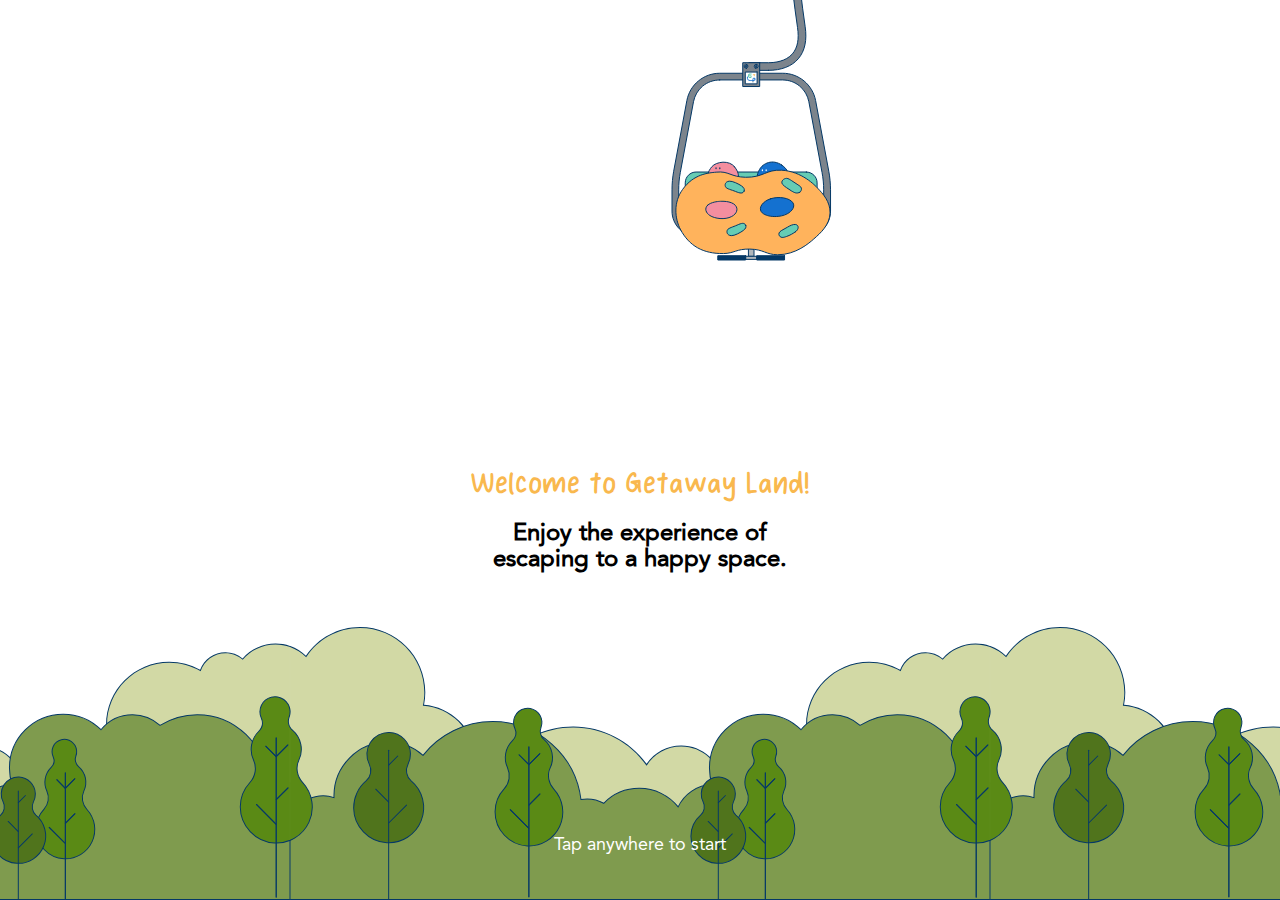
<file: index.html>
<!DOCTYPE html>
<html lang="en">
  <head>
    <meta charset="UTF-8" />
    <meta http-equiv="X-UA-Compatible" content="IE=edge" />
    <meta name="viewport" content="width=device-width, initial-scale=1.0" />
    <title>Welcome to Getaway Land</title>
    <link rel="icon" type="image/png" href="./png/favicon.png">
    <link rel="stylesheet" href="./css/styles.css" />
    <link rel="stylesheet" href="./css/landing-style.css" />
  </head>

  <body>
    <div>
      <div id="landing-text">
        <h2 class="step-h2">Welcome to Getaway Land!</h2>
        <h3>Enjoy the experience of escaping to a happy space.</h3>
      </div>
      <div id="landing-cta">
        <p class="p-white">Tap anywhere to start</p>
      </div>
    </div>
    <object id="chairlift" data="./svg/chairlift.svg" alt="chairlift"></object>
    <div class="landing-bg" onclick="goToHome()"></div>

    <script src="./script.js"></script>

  </body>
</html>
</file>
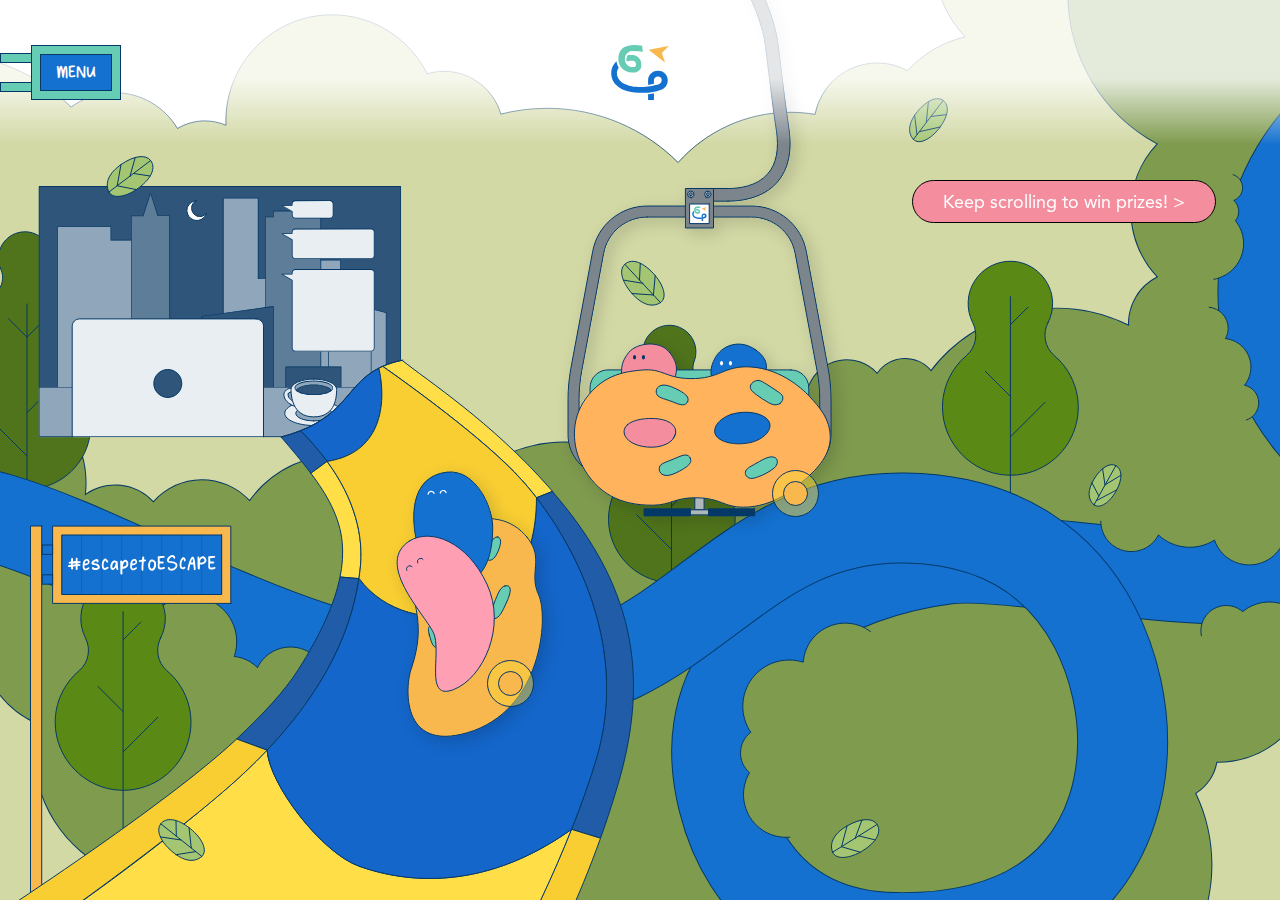
<file: escape.html>
<!DOCTYPE html>
<html lang="en">
  <head>
    <meta charset="UTF-8" />
    <meta http-equiv="X-UA-Compatible" content="width" />
    <meta name="viewport" content="width=device-width, initial-scale=1.0" />
    <title>ESCAPE</title>
    <link rel="icon" type="image/png" href="./png/favicon.png">
    <link rel="stylesheet" href="./css/styles.css" />
    <link rel="stylesheet" href="./css/escape-style.css" />
    <link rel="stylesheet" href="./css/modal-style.css" />
    <link rel="stylesheet" href="./css/hotspot-style.css" />
  </head>
  <body>
    <nav>
      <div class="navbar">
        <div class="menu" onclick="hideMenu()">
          <div class="nav-icon">
            <div class="menu-handle-pair">
              <div id="menu-handle" class="green"></div>
              <div id="menu-handle" class="green"></div>
            </div>
            <button class="menu-frame">
              <p class="menu-text">MENU</p>
            </button>
          </div>
        </div>

        <div class="gp-nav-icon" onclick="goToHome()">
          <img
            src="./svg/gp-icon.svg"
            alt="getaway-plan-icon"
            id="nav-gp-icon"
          />
        </div>
      </div>
      <div class="overlay-menu-bg">
        <div class="overlay-menu">
          <li>
            <div class="nav-icon">
              <div class="menu-handle-pair">
                <div id="menu-handle" class="green"></div>
                <div id="menu-handle" class="green"></div>
              </div>
              <button class="menu-frame">
                <a class="overlay-text" href="home.html">HOME</a>
              </button>
            </div>
          </li>
          <li>
            <div class="nav-icon">
              <div class="menu-handle-pair">
                <div id="menu-handle" class="orange"></div>
                <div id="menu-handle" class="orange"></div>
              </div>
              <button class="menu-frame-orange">
                <a class="overlay-text" href="escape.html"
                  >ESCAPE
                  <img id="escape-arrow" src="./svg/escape-arrow.svg" alt="" />
                </a>
              </button>
            </div>
          </li>
          <li>
            <div class="nav-icon">
              <div class="menu-handle-pair">
                <div id="menu-handle" class="green"></div>
                <div id="menu-handle" class="green"></div>
              </div>
              <div class="menu-frame">
                <div class="menu-third">
                  <a class="menu-link" href="findyourgetaway.html"
                    >Find Your Getaway <br />Treasure Hunt Contest</a
                  >
                  <a class="menu-link" href="happening.html">Happening</a>
                  <a
                    class="menu-link"
                    href="https://www.ticket2u.com.my/escape-penang"
                    >Buy ticket</a
                  >
                </div>
              </div>
            </div>
          </li>
        </div>
      </div>
    </nav>

    <div class="escape-body">
      <div class="escape-content scroll-alert">
        <p class="p-white">Keep scrolling to win prizes! ></p>
      </div>

      <!-- test individual hotspot_s -->

      <!-- go home hotspot -->

      <div class="hotspot" id="go-home-button" onclick="goToHome()">
        <a href="home.html">
          <img id="escape-arrow" src="./svg/escape-arrow.svg" alt="" />
          <p class="gohome-prompt">go home</p>
        </a>
      </div>

      <!-- thelongest hotspot -->

      <div class="hotspot" id="hotspot-thelongest">
        <div class="hotspot-trigger" id="trigger-thelongest">
          <div class="hotspot-trigger-center"></div>
        </div>

        <div class="hotspot-hover" id="hover-thelongest">
          <div class="modal-content">
            <h2 class="step-h1">The Longest</h2>
            <p>learn more</p>
          </div>
        </div>
      </div>

      <!-- chairlift hotspot -->

      <div class="hotspot" id="hotspot-chairlift">
        <div class="hotspot-trigger" id="trigger-chairlift">
          <div class="hotspot-trigger-center"></div>
        </div>

        <div class="hotspot-hover" id="hover-chairlift">
          <div class="modal-content">
            <h2 class="step-h1">Chairlift</h2>
            <p>learn more</p>
          </div>
        </div>
      </div>

      <!-- tubbyracer hotspot -->

      <div class="hotspot" id="hotspot-tubbyracer">
        <div class="hotspot-trigger" id="trigger-tubbyracer">
          <div class="hotspot-trigger-center"></div>
        </div>

        <div class="hotspot-hover" id="hover-tubbyracer">
          <div class="modal-content">
            <h2 class="step-h1">Tubby Racer</h2>
            <p>learn more</p>
          </div>
        </div>
      </div>

      <!-- waveball hotspot -->

      <div class="hotspot" id="hotspot-waveball">
        <div class="hotspot-trigger" id="trigger-waveball">
          <div class="hotspot-trigger-center"></div>
        </div>

        <div class="hotspot-hover" id="hover-waveball">
          <div class="modal-content">
            <h2 class="step-h1">Wave Ball</h2>
            <p>learn more</p>
          </div>
        </div>
      </div>

      <!-- speedracer hotspot -->

      <div class="hotspot" id="hotspot-speedracer">
        <div class="hotspot-trigger" id="trigger-speedracer">
          <div class="hotspot-trigger-center"></div>
        </div>

        <div class="hotspot-hover" id="hover-speedracer">
          <div class="modal-content">
            <h2 class="step-h1">Speed Racer</h2>
            <p>learn more</p>
          </div>
        </div>
      </div>

      <!-- lazyriver hotspot -->

      <div class="hotspot" id="hotspot-lazyriver">
        <div class="hotspot-trigger" id="trigger-lazyriver">
          <div class="hotspot-trigger-center"></div>
        </div>

        <div class="hotspot-hover" id="hover-lazyriver">
          <div class="modal-content">
            <h2 class="step-h1">Lazy River</h2>
            <p>learn more</p>
          </div>
        </div>
      </div>

      <!-- thelongest modal -->

      <div class="section-modal" id="modalbg-thelongest">
        <div class="modal" id="modal-thelongest">
          <div class="closebtn" id="closebtn-thelongest">
            <svg
              width="20"
              height="20"
              viewBox="0 0 20 20"
              fill="none"
              xmlns="http://www.w3.org/2000/svg"
            >
              <rect
                #closebtn-fill
                x="0.5"
                y="0.5"
                width="19"
                height="19"
                rx="9.5"
                fill="#F9B84E"
              />
              <line
                x1="5.88871"
                y1="5.88912"
                x2="13.6669"
                y2="13.6673"
                stroke="black"
              />
              <line
                x1="5.88863"
                y1="13.6673"
                x2="13.6668"
                y2="5.88915"
                stroke="black"
              />
              <rect
                x="0.5"
                y="0.5"
                width="19"
                height="19"
                rx="9.5"
                stroke="#043866"
              />
            </svg>
          </div>

          <div class="modal-content">
            <h2 class="step-h1">The Biggest Smile on The Longest</h2>
            <p>
              The longest slide ride at the highest smiling speed. Take a ride
              and glide pass your worries for four minutes straight!
            </p>
          </div>
          <div class="modal-svg">
            <object
              data="./svg/escape-modal/longest float.svg"
              type=""
              id="modalsvg-thelongest"
            ></object>
          </div>
        </div>
      </div>

      <!-- chairlift modal -->

      <div class="section-modal" id="modalbg-chairlift">
        <div class="modal" id="modal-chairlift">
          <div class="closebtn" id="closebtn-chairlift">
            <svg
              width="20"
              height="20"
              viewBox="0 0 20 20"
              fill="none"
              xmlns="http://www.w3.org/2000/svg"
            >
              <rect
                #closebtn-fill
                x="0.5"
                y="0.5"
                width="19"
                height="19"
                rx="9.5"
                fill="#F9B84E"
              />
              <line
                x1="5.88871"
                y1="5.88912"
                x2="13.6669"
                y2="13.6673"
                stroke="black"
              />
              <line
                x1="5.88863"
                y1="13.6673"
                x2="13.6668"
                y2="5.88915"
                stroke="black"
              />
              <rect
                x="0.5"
                y="0.5"
                width="19"
                height="19"
                rx="9.5"
                stroke="#043866"
              />
            </svg>
          </div>

          <div class="modal-content">
            <h2 class="step-h1">The Chair that Lift You Up</h2>
            <p>
              View the world from a higher perpective. You will then find out
              you are not the alone in this and realise how tiny are your
              worries.
            </p>
          </div>
          <div class="modal-svg">
            <object
              data="./svg/escape-modal/chairlift.svg"
              type=""
              id="modalsvg-chairlift"
            ></object>
          </div>
        </div>
      </div>

      <!-- tubbyracer modal -->

      <div class="section-modal" id="modalbg-tubbyracer">
        <div class="modal" id="modal-tubbyracer">
          <div class="closebtn" id="closebtn-tubbyracer">
            <svg
              width="20"
              height="20"
              viewBox="0 0 20 20"
              fill="none"
              xmlns="http://www.w3.org/2000/svg"
            >
              <rect
                #closebtn-fill
                x="0.5"
                y="0.5"
                width="19"
                height="19"
                rx="9.5"
                fill="#F9B84E"
              />
              <line
                x1="5.88871"
                y1="5.88912"
                x2="13.6669"
                y2="13.6673"
                stroke="black"
              />
              <line
                x1="5.88863"
                y1="13.6673"
                x2="13.6668"
                y2="5.88915"
                stroke="black"
              />
              <rect
                x="0.5"
                y="0.5"
                width="19"
                height="19"
                rx="9.5"
                stroke="#043866"
              />
            </svg>
          </div>

          <div class="modal-content">
            <h2 class="step-h1">Speed Grin in the Tub</h2>
            <p>
              Love a long slide but don’t feel like getting all wet? Flow down
              the hill with a grin from ear to ear!
            </p>
          </div>
          <div class="modal-svg">
            <object
              data="./svg/escape-modal/tubbies.svg"
              type=""
              id="modalsvg-tubbyracer"
            ></object>
          </div>
        </div>
      </div>

      <!-- waveball modal -->

      <div class="section-modal" id="modalbg-waveball">
        <div class="modal" id="modal-waveball">
          <div class="closebtn" id="closebtn-waveball">
            <svg
              width="20"
              height="20"
              viewBox="0 0 20 20"
              fill="none"
              xmlns="http://www.w3.org/2000/svg"
            >
              <rect
                #closebtn-fill
                x="0.5"
                y="0.5"
                width="19"
                height="19"
                rx="9.5"
                fill="#F9B84E"
              />
              <line
                x1="5.88871"
                y1="5.88912"
                x2="13.6669"
                y2="13.6673"
                stroke="black"
              />
              <line
                x1="5.88863"
                y1="13.6673"
                x2="13.6668"
                y2="5.88915"
                stroke="black"
              />
              <rect
                x="0.5"
                y="0.5"
                width="19"
                height="19"
                rx="9.5"
                stroke="#043866"
              />
            </svg>
          </div>

          <div class="modal-content">
            <h2 class="step-h1">Happiness Waves are Hitting</h2>
            <p>
              Waves are unstoppable, so are you. Challenges come as waves in
              life, take breaks necessarily to stand strong.
            </p>
          </div>
          <div class="modal-svg">
            <object
              data="./svg/escape-modal/wave ball.svg"
              type=""
              id="modalsvg-waveball"
            ></object>
          </div>
        </div>
      </div>

      <!-- speedracer modal -->

      <div class="section-modal" id="modalbg-speedracer">
        <div class="modal" id="modal-speedracer">
          <div class="closebtn" id="closebtn-speedracer">
            <svg
              width="20"
              height="20"
              viewBox="0 0 20 20"
              fill="none"
              xmlns="http://www.w3.org/2000/svg"
            >
              <rect
                #closebtn-fill
                x="0.5"
                y="0.5"
                width="19"
                height="19"
                rx="9.5"
                fill="#F9B84E"
              />
              <line
                x1="5.88871"
                y1="5.88912"
                x2="13.6669"
                y2="13.6673"
                stroke="black"
              />
              <line
                x1="5.88863"
                y1="13.6673"
                x2="13.6668"
                y2="5.88915"
                stroke="black"
              />
              <rect
                x="0.5"
                y="0.5"
                width="19"
                height="19"
                rx="9.5"
                stroke="#043866"
              />
            </svg>
          </div>

          <div class="modal-content">
            <h2 class="step-h1">Speed Race at Smile per Hour</h2>
            <p>
              Sometimes striving forward sounds intimidating than the actually
              feeling. But you will never know if you never try so just give it
              a try!
            </p>
          </div>
          <div class="modal-svg">
            <object
              data="./svg/escape-modal/speed racer.svg"
              type=""
              id="modalsvg-speedracer"
            ></object>
          </div>
        </div>
      </div>

      <!-- lazyriver modal -->

      <div class="section-modal" id="modalbg-lazyriver">
        <div class="modal" id="modal-lazyriver">
          <div class="closebtn" id="closebtn-lazyriver">
            <svg
              width="20"
              height="20"
              viewBox="0 0 20 20"
              fill="none"
              xmlns="http://www.w3.org/2000/svg"
            >
              <rect
                #closebtn-fill
                x="0.5"
                y="0.5"
                width="19"
                height="19"
                rx="9.5"
                fill="#F9B84E"
              />
              <line
                x1="5.88871"
                y1="5.88912"
                x2="13.6669"
                y2="13.6673"
                stroke="black"
              />
              <line
                x1="5.88863"
                y1="13.6673"
                x2="13.6668"
                y2="5.88915"
                stroke="black"
              />
              <rect
                x="0.5"
                y="0.5"
                width="19"
                height="19"
                rx="9.5"
                stroke="#043866"
              />
            </svg>
          </div>

          <div class="modal-content">
            <h2 class="step-h1">Guilt-Free Lazy River Flow</h2>
            <p>
              Exhausted of putting too much effort in life? Allow yourself to
              relax, be lazy and go with the flow for a while.
            </p>
          </div>
          <div class="modal-svg">
            <object
              data="./svg/escape-modal/river float.svg"
              type=""
              id="modalsvg-lazyriver"
            ></object>
          </div>
        </div>
      </div>

      <!-- escape svg -->

      <div class="bg-wrap">
        <div class="escape-content escape-svg-bg">
          <svg
            id="escape-svg"
            width="4673"
            height="926"
            viewBox="0 0 4673 926"
            fill="none"
            xmlns="http://www.w3.org/2000/svg"
          >
            <g clip-path="url(#clip0_444_10313)">
              <rect width="4673" height="926" fill="white" />
              <g id="bg-forest-2">
                <path
                  id="Vector"
                  d="M2816.1 108.5C2825.6 98.9 2831.5 85.7 2831.5 71.2C2831.5 42 2807.8 18.2 2778.5 18.2C2749.2 18.2 2725.5 41.9 2725.5 71.2C2725.5 72.6 2725.6 74 2725.7 75.4C2722.3 74.8 2718.8 74.5 2715.2 74.5C2699.1 74.5 2684.3 80.6 2673.2 90.5C2650.3 64.9 2617 48.8 2580 48.8C2532.7 48.8 2491.5 75.1 2470.3 113.9C2460.9 90.8 2438.2 74.5 2411.7 74.5C2376.8 74.5 2348.5 102.8 2348.5 137.7C2348.5 172.6 2376.8 200.9 2411.7 200.9C2428.7 200.9 2444.1 194.2 2455.4 183.3C2460.3 247.8 2514.2 298.6 2580 298.6C2610.7 298.6 2724 352.6 2778.5 352.6C2847.5 352.6 2903.5 296.7 2903.5 227.6C2903.5 171.8 2866.7 124.5 2816.1 108.5Z"
                  fill="#D2D9A5"
                  stroke="#043866"
                  stroke-width="0.75"
                />
                <path
                  id="Vector_2"
                  d="M2072.1 -107.2C2002.9 -107.2 1944.9 -58.8999 1930 5.80005C1918.5 -6.59995 1902 -14.4 1883.7 -14.4C1874.8 -14.4 1866.4 -12.6 1858.7 -9.29996C1847.3 -60.5 1801.7 -98.7 1747 -98.7C1683.8 -98.7 1632.6 -47.5 1632.6 15.7C1632.6 78.9 1683.9 130 1747.1 130C1782.4 130 1813.9 114 1834.9 88.9C1846.5 103 1864.1 112 1883.7 112C1904.5 112 1922.9 102 1934.4 86.5C1954.2 143.4 2008.4 184.3 2072.1 184.3C2152.6 184.3 2217.9 119 2217.9 38.5C2217.9 -42 2152.6 -107.2 2072.1 -107.2Z"
                  fill="#D2D9A5"
                  stroke="#043866"
                  stroke-width="0.75"
                />
                <path
                  id="Vector_3"
                  d="M1467.6 604.5C1419.7 604.5 1378.8 633.9 1361.7 675.6C1334.2 642.5 1292.7 621.4 1246.2 621.4C1163.3 621.4 1096 688.6 1096 771.6C1096 822.3 1121.1 867.1 1159.6 894.3C1151.8 904.8 1147.1 917.9 1147.1 932C1147.1 966.9 1175.4 995.2 1210.3 995.2C1245.2 995.2 1273.5 966.9 1273.5 932C1273.5 927.7 1273.1 923.5 1272.3 919.5C1331.8 909.1 1379.2 863.6 1392.6 805.2C1412.7 822.6 1438.9 833.2 1467.6 833.2C1530.8 833.2 1582 782 1582 718.8C1582 655.6 1530.8 604.5 1467.6 604.5Z"
                  fill="#D2D9A5"
                  stroke="#043866"
                  stroke-width="0.75"
                />
                <path
                  id="Vector_4"
                  d="M225.999 987.6C225.999 990.2 225.899 992.7 225.799 995.3H-112.801C-112.901 992.8 -113.001 990.2 -113.001 987.6C-113.001 925.8 -80.0006 871.8 -30.6006 842.2C-38.6006 832.9 -43.4006 820.9 -43.4006 807.7C-43.4006 805.1 -43.2006 802.5 -42.8006 800C-43.0006 800 -43.2006 800 -43.4006 800C-69.2006 800 -93.7006 794.2 -115.601 783.9V477C-93.7006 466.7 -69.2006 460.9 -43.4006 460.9C50.1994 460.9 126.099 536.8 126.099 630.4C126.099 689.9 95.4994 742.2 49.0994 772.4C57.3994 781.7 62.4994 794.1 62.4994 807.6C62.4994 811.2 62.0994 814.8 61.3994 818.2C152.799 820.8 225.999 895.6 225.999 987.6Z"
                  fill="#D2D9A5"
                  stroke="#043866"
                  stroke-width="0.75"
                />
                <path
                  id="Vector_5"
                  d="M1315.8 184.3C1315.8 277.5 1240.3 353 1147.1 353C1122.7 353 1099.6 347.8 1078.7 338.5C1068.5 391.2 1022.1 431 966.4 431C929.3 431 896.3 413.3 875.4 385.9C851.2 402.6 821.8 412.4 790.2 412.4C759.4 412.4 730.8 403.1 707 387.2C674.8 441.9 615.3 478.6 547.2 478.6C480.2 478.6 421.6 443.1 389 389.9C378.9 482.7 300.3 554.9 204.8 554.9C114.5 554.9 39.1998 490.2 22.7998 404.7C-1.9002 416.9 -29.8002 423.8 -59.2002 423.8C-78.9002 423.8 -97.9002 420.7 -115.7 415V62.2C-97.9002 56.5 -78.9002 53.4 -59.2002 53.4C-8.4002 53.4 37.6998 73.9 71.0998 107.1C83.2998 98 98.2998 92.7 114.7 92.7C141.4 92.7 164.7 107.1 177.5 128.5C185.5 123.7 194.8 120.9 204.8 120.9C212.3 120.9 219.5 122.5 226 125.3C225.9 123.8 225.9 122.3 225.9 120.9C225.9 62.3 273.4 14.8 332 14.8C373.7 14.8 409.7 38.8 427.1 73.8C432.5 72.2 438.2 71.3 444.1 71.3C471 71.3 493.7 89.4 500.8 114.1C515.6 110.3 531.1 108.3 547.2 108.3C598.3 108.3 644.6 129 678.1 162.5C705.6 131.7 745.6 112.3 790.2 112.3C798.7 112.3 807 113 815.1 114.4C820.7 85.2 846.3 63 877.2 63C888.1 63 898.4 65.8 907.4 70.7C922.6 54.2 942.6 42.2 965.1 36.8C945.8 16.3 933.9 -11.3 933.9 -41.7C933.9 -104.9 985.1 -156.1 1048.3 -156.1C1111.5 -156.1 1162.7 -104.9 1162.7 -41.7C1162.7 -20.7 1157 -0.999975 1147.1 15.9C1240.3 15.6 1315.8 91.2 1315.8 184.3Z"
                  fill="#D2D9A5"
                  stroke="#043866"
                  stroke-width="0.75"
                />
              </g>
              <g id="bg-forest-1">
                <g id="Group">
                  <mask
                    id="mask0_444_10313"
                    style="mask-type: alpha"
                    maskUnits="userSpaceOnUse"
                    x="-115"
                    y="-176"
                    width="2275"
                    height="1208"
                  >
                    <g id="path-1-inside-1_382_8681_1_">
                      <path
                        id="Vector_6"
                        d="M2005.9 55.1C1966.4 55.1 1928.5 70.2 1899.8 97.4C1893.3 83.2 1881.8 72 1867.4 65.9C1853.1 59.8 1837 59.2 1822.3 64.2C1822.1 55.6 1818.8 47.4 1813 41C1807.2 34.6 1799.3 30.5 1790.8 29.5C1782.3 28.4 1773.6 30.5 1766.4 35.2C1759.2 40 1754 47.1 1751.6 55.4C1743.2 47.8 1732.4 43.3 1721 42.6C1709.7 41.9 1698.4 45.1 1689.1 51.6C1690.1 44 1690.5 36.4 1690.5 28.8C1690.5 -70.9 1609.6 -151.8 1509.9 -151.8C1485.9 -151.8 1462.1 -147.1 1440 -137.8C1417.9 -128.5 1397.8 -114.9 1381 -97.7C1365.6 -121.7 1344.4 -141.4 1319.3 -155.1C1294.3 -168.8 1266.2 -175.9 1237.7 -175.9C1143.6 -175.9 1067.4 -99.6 1067.4 -5.60004C1067.4 25.1 1075.7 55.2 1091.3 81.5C1107 107.9 1129.5 129.5 1156.4 144.1C1139.6 162.1 1130.3 185.8 1130.3 210.5C1130.3 235.1 1139.7 258.8 1156.5 276.8C1147.9 281.2 1140.7 287.9 1135.7 296.2C1130.7 304.4 1128 313.9 1128 323.6C1128 323.8 1128 324 1128 324.3C1095 307.9 1057.3 303.4 1021.3 311.7C985.4 320 953.4 340.5 931 369.8C927.6 365.9 923.4 362.7 918.6 360.7C913.8 358.6 908.6 357.7 903.4 358C898.2 358.2 893.1 359.7 888.6 362.2C884 364.7 880.1 368.2 877.1 372.5C872.4 367.3 866.4 363.5 859.8 361.3C853.2 359.1 846.1 358.6 839.2 359.9C832.3 361.2 825.9 364.2 820.5 368.7C815.1 373.2 811 378.9 808.4 385.4C792.6 377.8 775.2 373.9 757.6 374.1C740 374.3 722.7 378.5 707 386.5C691.3 394.5 677.7 405.9 667.2 420C656.7 434.1 649.5 450.4 646.3 467.7C629.9 456.1 611.2 448.1 591.4 444.2C571.6 440.4 551.3 440.8 531.7 445.4C512.1 450 493.7 458.8 477.8 471.1C461.9 483.4 448.7 498.9 439.2 516.7C430.8 499.5 418.1 484.7 402.3 473.8C386.5 462.9 368.2 456.3 349.1 454.6C330 452.9 310.8 456.2 293.4 464.1C275.9 472 260.8 484.3 249.5 499.8C243.3 493.2 235.8 487.9 227.5 484.4C219.2 480.9 210.2 479.1 201.1 479.2C192 479.3 183.1 481.3 174.9 485.1C166.7 488.9 159.3 494.3 153.3 501.1C144.9 492 133.4 486.2 121.1 484.8C108.8 483.4 96.3001 486.4 86.0001 493.4C87.8001 476.2 85.2001 458.9 78.4001 443C71.6001 427.1 60.8001 413.3 47.0001 402.8C33.3001 392.3 17.1001 385.6 -0.0999298 383.2C-17.1999 380.8 -34.6999 382.9 -50.6999 389.2C-66.7999 395.5 -80.9999 405.8 -91.8999 419.2C-102.8 432.6 -110.1 448.6 -113.1 465.6C-116.1 482.6 -114.6 500.1 -108.8 516.4C-103 532.7 -93.1999 547.2 -80.1999 558.6C-89.1999 569.9 -93.5999 584.1 -92.7999 598.5C-91.8999 612.9 -85.6999 626.4 -75.4999 636.5C-78.5999 640.7 -80.6999 645.4 -81.8999 650.4C-83.0999 655.4 -83.1999 660.6 -82.1999 665.7C-81.2999 670.8 -79.2999 675.6 -76.3999 679.9C-73.4999 684.2 -69.7999 687.8 -65.3999 690.6C-61.0999 693.4 -56.1999 695.2 -51.0999 696.1C-45.9999 697 -40.7999 696.7 -35.7999 695.4C-30.7999 694.1 -26.0999 691.8 -21.9999 688.7C-17.8999 685.5 -14.4999 681.6 -11.9999 677.1C-1.99993 697.7 14.9001 714.2 35.8001 723.7C30.5001 750.5 33.5001 778.3 44.5001 803.4C55.5001 828.4 73.8001 849.5 97.2001 863.8C120.5 878.1 147.6 884.9 174.9 883.3C202.2 881.7 228.3 871.8 249.8 854.9C271.3 838 287.1 814.9 295.1 788.8C303.1 762.7 302.9 734.7 294.5 708.7C286.1 682.7 270 659.8 248.3 643.2C226.6 626.6 200.3 617.1 173 615.9C172 610.7 170.6 605.5 168.8 600.5C178.6 606.3 189.9 609.5 201.3 609.6C212.7 609.7 224 606.8 234 601.2C240.6 620.6 252.5 637.8 268.2 650.9C284 664 303.1 672.5 323.4 675.4C343.7 678.3 364.4 675.6 383.3 667.4C402.1 659.3 418.4 646.1 430.2 629.3C439.2 655.5 455.6 678.4 477.4 695.4C468.6 712 464 730.4 463.9 749.2C463.8 768 468.4 786.5 477.1 803.1C485.8 819.7 498.4 834 513.9 844.6C529.4 855.2 547.2 862 565.8 864.2C568.1 894.1 579.8 922.5 599.3 945.2C618.8 968 645.1 983.9 674.3 990.6C703.5 997.4 734.1 994.6 761.7 982.7C789.2 970.8 812.3 950.5 827.4 924.6C850.1 937.7 875.3 946 901.4 948.9C916.1 974.1 937.1 995 962.4 1009.5C987.7 1024 1016.4 1031.7 1045.5 1031.7C1137.7 1031.7 1212.4 957 1212.4 864.8C1212.4 840.1 1207 815.8 1196.4 793.5C1201.8 790.1 1206.5 785.6 1210.1 780.3C1213.7 775 1216.1 769 1217.3 762.7H1218.1C1242.2 762.7 1265.3 753.6 1282.9 737.1C1300.5 720.7 1311.1 698.2 1312.8 674.2C1325.4 684 1341.3 688.6 1357.1 686.9C1372.9 685.2 1387.6 677.5 1397.9 665.3C1405 676 1414.4 684.9 1425.4 691.5C1436.4 698 1448.8 702 1461.6 703C1474.4 704.1 1487.2 702.2 1499.2 697.6C1511.1 693 1521.9 685.7 1530.6 676.3C1549.4 707.3 1579.2 730.1 1614.1 740C1649 750 1686.3 746.4 1718.7 730.1C1751.1 713.8 1776.1 685.8 1788.8 651.8C1801.5 617.8 1800.8 580.3 1787.1 546.8C1793.3 547.5 1799.6 547.9 1805.9 547.9C1896.8 547.9 1970.5 474.2 1970.5 383.3C1970.5 375.3 1969.9 367.3 1968.8 359.4C1980.9 362.4 1993.3 363.9 2005.7 363.9C2090.9 363.9 2160 294.8 2160 209.6C2160.2 124.2 2091.1 55.1 2005.9 55.1Z"
                        fill="white"
                      />
                    </g>
                  </mask>
                  <g mask="url(#mask0_444_10313)">
                    <path
                      id="Vector_7"
                      d="M2005.9 55.1C1966.4 55.1 1928.5 70.2 1899.8 97.4C1893.3 83.2 1881.8 72 1867.4 65.9C1853.1 59.8 1837 59.2 1822.3 64.2C1822.1 55.6 1818.8 47.4 1813 41C1807.2 34.6 1799.3 30.5 1790.8 29.5C1782.3 28.4 1773.6 30.5 1766.4 35.2C1759.2 40 1754 47.1 1751.6 55.4C1743.2 47.8 1732.4 43.3 1721 42.6C1709.7 41.9 1698.4 45.1 1689.1 51.6C1690.1 44 1690.5 36.4 1690.5 28.8C1690.5 -70.9 1609.6 -151.8 1509.9 -151.8C1485.9 -151.8 1462.1 -147.1 1440 -137.8C1417.9 -128.5 1397.8 -114.9 1381 -97.7C1365.6 -121.7 1344.4 -141.4 1319.3 -155.1C1294.3 -168.8 1266.2 -175.9 1237.7 -175.9C1143.6 -175.9 1067.4 -99.6 1067.4 -5.60004C1067.4 25.1 1075.7 55.2 1091.3 81.5C1107 107.9 1129.5 129.5 1156.4 144.1C1139.6 162.1 1130.3 185.8 1130.3 210.5C1130.3 235.1 1139.7 258.8 1156.5 276.8C1147.9 281.2 1140.7 287.9 1135.7 296.2C1130.7 304.4 1128 313.9 1128 323.6C1128 323.8 1128 324 1128 324.3C1095 307.9 1057.3 303.4 1021.3 311.7C985.4 320 953.4 340.5 931 369.8C927.6 365.9 923.4 362.7 918.6 360.7C913.8 358.6 908.6 357.7 903.4 358C898.2 358.2 893.1 359.7 888.6 362.2C884 364.7 880.1 368.2 877.1 372.5C872.4 367.3 866.4 363.5 859.8 361.3C853.2 359.1 846.1 358.6 839.2 359.9C832.3 361.2 825.9 364.2 820.5 368.7C815.1 373.2 811 378.9 808.4 385.4C792.6 377.8 775.2 373.9 757.6 374.1C740 374.3 722.7 378.5 707 386.5C691.3 394.5 677.7 405.9 667.2 420C656.7 434.1 649.5 450.4 646.3 467.7C629.9 456.1 611.2 448.1 591.4 444.2C571.6 440.4 551.3 440.8 531.7 445.4C512.1 450 493.7 458.8 477.8 471.1C461.9 483.4 448.7 498.9 439.2 516.7C430.8 499.5 418.1 484.7 402.3 473.8C386.5 462.9 368.2 456.3 349.1 454.6C330 452.9 310.8 456.2 293.4 464.1C275.9 472 260.8 484.3 249.5 499.8C243.3 493.2 235.8 487.9 227.5 484.4C219.2 480.9 210.2 479.1 201.1 479.2C192 479.3 183.1 481.3 174.9 485.1C166.7 488.9 159.3 494.3 153.3 501.1C144.9 492 133.4 486.2 121.1 484.8C108.8 483.4 96.3001 486.4 86.0001 493.4C87.8001 476.2 85.2001 458.9 78.4001 443C71.6001 427.1 60.8001 413.3 47.0001 402.8C33.3001 392.3 17.1001 385.6 -0.0999298 383.2C-17.1999 380.8 -34.6999 382.9 -50.6999 389.2C-66.7999 395.5 -80.9999 405.8 -91.8999 419.2C-102.8 432.6 -110.1 448.6 -113.1 465.6C-116.1 482.6 -114.6 500.1 -108.8 516.4C-103 532.7 -93.1999 547.2 -80.1999 558.6C-89.1999 569.9 -93.5999 584.1 -92.7999 598.5C-91.8999 612.9 -85.6999 626.4 -75.4999 636.5C-78.5999 640.7 -80.6999 645.4 -81.8999 650.4C-83.0999 655.4 -83.1999 660.6 -82.1999 665.7C-81.2999 670.8 -79.2999 675.6 -76.3999 679.9C-73.4999 684.2 -69.7999 687.8 -65.3999 690.6C-61.0999 693.4 -56.1999 695.2 -51.0999 696.1C-45.9999 697 -40.7999 696.7 -35.7999 695.4C-30.7999 694.1 -26.0999 691.8 -21.9999 688.7C-17.8999 685.5 -14.4999 681.6 -11.9999 677.1C-1.99993 697.7 14.9001 714.2 35.8001 723.7C30.5001 750.5 33.5001 778.3 44.5001 803.4C55.5001 828.4 73.8001 849.5 97.2001 863.8C120.5 878.1 147.6 884.9 174.9 883.3C202.2 881.7 228.3 871.8 249.8 854.9C271.3 838 287.1 814.9 295.1 788.8C303.1 762.7 302.9 734.7 294.5 708.7C286.1 682.7 270 659.8 248.3 643.2C226.6 626.6 200.3 617.1 173 615.9C172 610.7 170.6 605.5 168.8 600.5C178.6 606.3 189.9 609.5 201.3 609.6C212.7 609.7 224 606.8 234 601.2C240.6 620.6 252.5 637.8 268.2 650.9C284 664 303.1 672.5 323.4 675.4C343.7 678.3 364.4 675.6 383.3 667.4C402.1 659.3 418.4 646.1 430.2 629.3C439.2 655.5 455.6 678.4 477.4 695.4C468.6 712 464 730.4 463.9 749.2C463.8 768 468.4 786.5 477.1 803.1C485.8 819.7 498.4 834 513.9 844.6C529.4 855.2 547.2 862 565.8 864.2C568.1 894.1 579.8 922.5 599.3 945.2C618.8 968 645.1 983.9 674.3 990.6C703.5 997.4 734.1 994.6 761.7 982.7C789.2 970.8 812.3 950.5 827.4 924.6C850.1 937.7 875.3 946 901.4 948.9C916.1 974.1 937.1 995 962.4 1009.5C987.7 1024 1016.4 1031.7 1045.5 1031.7C1137.7 1031.7 1212.4 957 1212.4 864.8C1212.4 840.1 1207 815.8 1196.4 793.5C1201.8 790.1 1206.5 785.6 1210.1 780.3C1213.7 775 1216.1 769 1217.3 762.7H1218.1C1242.2 762.7 1265.3 753.6 1282.9 737.1C1300.5 720.7 1311.1 698.2 1312.8 674.2C1325.4 684 1341.3 688.6 1357.1 686.9C1372.9 685.2 1387.6 677.5 1397.9 665.3C1405 676 1414.4 684.9 1425.4 691.5C1436.4 698 1448.8 702 1461.6 703C1474.4 704.1 1487.2 702.2 1499.2 697.6C1511.1 693 1521.9 685.7 1530.6 676.3C1549.4 707.3 1579.2 730.1 1614.1 740C1649 750 1686.3 746.4 1718.7 730.1C1751.1 713.8 1776.1 685.8 1788.8 651.8C1801.5 617.8 1800.8 580.3 1787.1 546.8C1793.3 547.5 1799.6 547.9 1805.9 547.9C1896.8 547.9 1970.5 474.2 1970.5 383.3C1970.5 375.3 1969.9 367.3 1968.8 359.4C1980.9 362.4 1993.3 363.9 2005.7 363.9C2090.9 363.9 2160 294.8 2160 209.6C2160.2 124.2 2091.1 55.1 2005.9 55.1Z"
                      fill="#7F9B4E"
                      stroke="#043866"
                      stroke-width="2"
                    />
                  </g>
                </g>
                <path
                  id="Vector_8"
                  d="M2892.9 -2H4673V960H3553.6L2892.9 -2Z"
                  fill="#7F9B4E"
                />
                <path
                  id="Vector_9"
                  d="M1971.6 633L1971.9 632.7L1971.7 632.4C1953.9 607.3 1944.6 577.1 1945.1 546.2C1945.6 515.4 1956 485.5 1974.7 461C1993.4 436.5 2019.4 418.6 2049 409.9C2078.6 401.2 2110.2 402.2 2139.1 412.8L2139.6 413L2139.8 412.5C2149.2 387.2 2163.7 364.1 2182.4 344.6L2182.6 344.4V344.2C2177.7 314.6 2180.6 284.2 2191.1 256.1C2201.6 228 2219.3 203.1 2242.4 184C2315.4 123.5 2423.6 133.6 2484.1 206.6C2500.3 226.1 2512 249 2518.3 273.5L2518.4 273.9H2518.8C2525.3 273 2531.9 273.6 2538.2 275.4C2544.5 277.2 2550.3 280.3 2555.3 284.5L2555.6 284.8L2555.9 284.5L2556.6 284C2575.6 268.2 2599.9 260.3 2624.5 261.8C2649.2 263.3 2672.3 274 2689.3 292L2689.9 292.7L2690.1 291.8C2693.6 275.8 2703.2 261.9 2716.8 252.8C2730.4 243.7 2747 240.3 2763 243.2L2763.7 243.3L2763.6 242.6C2762.2 229.5 2763.7 216.3 2768.2 204C2772.7 191.7 2779.8 180.4 2789.2 171.2C2798.6 162 2810 155.1 2822.4 150.9C2834.9 146.7 2848.1 145.5 2861.1 147.2L2861.8 147.3L2861.7 146.6C2856.3 109.7 2864.9 72.1 2886 41.4C2887.5 39.2 2889.1 37.1 2890.7 35L3396.3 648.4H1959.3C1962.9 643 1967.1 637.8 1971.6 633Z"
                  fill="#7F9B4E"
                  stroke="#043866"
                  stroke-linecap="round"
                />
              </g>
              <g id="lazy river">
                <g id="river">
                  <path
                    id="Vector_10"
                    d="M3242.9 613.9C3381.4 488.3 3562.3 305.4 3816.5 304.6C4155 303.5 4322.3 584.6 4618 632C4911.4 679 5339.6 561.7 5568.2 69.9"
                    stroke="#043866"
                    stroke-width="452"
                    stroke-miterlimit="10"
                  />
                  <path
                    id="Vector_11"
                    d="M3242.9 613.9C3381.4 488.3 3562.3 305.4 3816.5 304.6C4155 303.5 4322.3 584.6 4618 632C4911.4 679 5339.6 561.7 5568.2 69.9"
                    stroke="#B1DEF2"
                    stroke-width="450"
                    stroke-miterlimit="10"
                  />
                </g>
              </g>
              <g id="river-float" filter="url(#filter0_d_444_10313)">
                <path
                  id="Vector_12"
                  d="M3431 464C3467.2 495.4 3505.8 500.5 3550.7 480.8C3574.6 470.3 3574.8 457.3 3604.9 445.4C3637.1 432.6 3645.7 443.8 3672.4 432.7C3713.1 415.9 3731.3 374.3 3737 361.1C3746.1 340.4 3758.3 312.5 3746.9 283.5C3736.2 256.2 3710.9 244 3694.3 235.9C3686.3 232 3641.7 210.5 3595.9 226.9C3560.1 239.7 3563.7 261.3 3522.7 277.7C3488.9 291.2 3479.4 277.8 3452.3 293.1C3435.4 302.6 3404.2 318.2 3395.1 366C3387.5 405.1 3406 442.3 3431 464ZM3602.2 310.1C3616.9 292.9 3645.7 290.8 3661.3 306.6C3672.9 318.3 3674.6 337.3 3667.3 351.7C3657.2 371.8 3634.5 373.8 3633 373.9C3630.1 374.1 3614.7 375.2 3603.6 364.4C3589.9 351.1 3588.8 325.9 3602.2 310.1ZM3468.6 383.2C3471.2 369 3485.3 362 3489.3 360C3491.9 358.7 3515.1 347.7 3533.2 362.4C3545.8 372.6 3551.1 391.5 3543.8 406C3534.4 424.8 3508.3 427.6 3491.6 419.8C3478.9 413.8 3465.8 398.9 3468.6 383.2Z"
                  fill="#F9B84E"
                  stroke="#043866"
                  stroke-miterlimit="10"
                  stroke-linecap="round"
                />
                <path
                  id="Vector_13"
                  d="M3709.7 388.4C3710 387.8 3710.3 387.2 3710.6 386.6C3713.7 380.2 3711.6 370 3702.4 371.7C3695.7 373 3689.1 381.5 3685.3 386.6C3681.8 391.5 3677.5 395.9 3674.2 401C3672.7 403.3 3671.2 405.9 3671.2 408.7C3671.2 410.1 3671.6 411.4 3672.3 412.6C3673 413.8 3673.9 414.8 3675.1 415.5C3682 419.6 3688 413.9 3692.7 409.5C3699.4 403.4 3705.5 396.4 3709.7 388.4Z"
                  fill="#1471D0"
                  stroke="#043866"
                  stroke-miterlimit="10"
                  stroke-linecap="round"
                />
                <path
                  id="Vector_14"
                  d="M3668.3 262.9C3670.6 259.7 3670.1 254.7 3667.7 251.6C3665.2 248.3 3660 248 3656.1 247.1C3649.8 245.6 3643.4 244.4 3637 243.6C3632.6 243 3626.7 241.3 3622.4 243.2C3615.5 246.2 3610.8 256.5 3618.7 261.4C3622.3 263.6 3627.6 264.5 3631.7 265.4C3637.1 266.7 3642.5 267.6 3647.9 268.4C3655.8 269.4 3662.9 270.2 3668.3 262.9Z"
                  fill="#1471D0"
                  stroke="#043866"
                  stroke-miterlimit="10"
                  stroke-linecap="round"
                />
                <path
                  id="Vector_15"
                  d="M3532.2 312.7C3532.4 321 3525 322.2 3512.2 322.4C3500.8 322.6 3488.5 325.1 3484.1 321.9C3479.7 318.8 3476.6 309.8 3486.7 304.2C3493.9 300.2 3513.1 301.3 3520.6 303C3528.2 304.9 3532.1 307.1 3532.2 312.7Z"
                  fill="#1471D0"
                  stroke="#043866"
                  stroke-miterlimit="10"
                  stroke-linecap="round"
                />
                <path
                  id="Vector_16"
                  d="M3583.7 424.1C3577.6 418.4 3571.8 423.1 3563.1 432.5C3555.3 440.9 3545.3 448.4 3544.7 453.7C3544.1 459 3548.7 467.4 3559.6 463.6C3567.4 460.9 3579.3 445.9 3583.1 439.1C3586.9 432.4 3587.8 428 3583.7 424.1Z"
                  fill="#1471D0"
                  stroke="#043866"
                  stroke-miterlimit="10"
                  stroke-linecap="round"
                />
                <path
                  id="Vector_17"
                  d="M3640.2 290.4C3646.1 290.3 3652 291.4 3657.5 293.7C3666.7 297.8 3672.2 304.2 3674.8 311.7C3677.5 319.2 3677.4 327.9 3675.3 336.6C3671.1 354 3659 371.1 3646 378.6C3630.4 387.6 3609.6 387.7 3595 377.4C3591.7 375.1 3588.8 372.2 3586.6 368.9C3583.9 364.7 3582.5 359.7 3581.1 354.7C3577.2 340.4 3575.6 323.8 3586.4 312.4C3591.2 307.4 3598.4 302.7 3606.4 299C3617.8 293.7 3630.6 290.4 3640.2 290.4Z"
                  fill="#F48E9F"
                  stroke="#043866"
                  stroke-linecap="round"
                />
                <g id="Group_2">
                  <g id="Group_3">
                    <path
                      id="Vector_18"
                      d="M3601.42 362.548C3601.56 363.422 3602.73 363.859 3603.89 363.713C3605.06 363.422 3605.93 362.548 3605.79 361.674C3605.64 360.8 3604.48 360.363 3603.31 360.509C3602 360.8 3601.13 361.674 3601.42 362.548Z"
                      fill="#043866"
                    />
                    <path
                      id="Vector_19"
                      d="M3603.02 371.288C3603.17 372.162 3604.33 372.599 3605.5 372.453C3606.66 372.308 3607.54 371.288 3607.39 370.414C3607.24 369.54 3606.08 369.103 3604.91 369.249C3603.75 369.54 3602.87 370.414 3603.02 371.288Z"
                      fill="#043866"
                    />
                  </g>
                </g>
                <path
                  id="Vector_20"
                  d="M3542.5 425.6C3540 431.1 3536.5 436.3 3531.5 439.6C3526.6 442.8 3520.8 443.7 3514.8 443.9C3511.9 444 3509 443.9 3506.1 443.8C3505.9 443.8 3505.8 443.8 3505.6 443.8C3502.5 443.7 3499.4 443.6 3496.4 443.7C3486.3 444.1 3476.4 447 3466.6 449.9C3465.2 450.3 3463.9 450.7 3462.5 451.1C3451.4 454.3 3440.3 457.1 3429.1 455.6C3410.9 453.3 3395 438.9 3390.2 421.3C3387.7 412.3 3387.8 404.6 3389.7 397.9C3391.6 391.2 3395.3 385.5 3400.1 380.3C3407.7 372.2 3417.9 365.7 3427.8 359.3C3430.5 357.6 3433.2 355.9 3435.8 354.1C3449.8 344.8 3464.9 337.4 3480.1 335.4C3495.3 333.4 3510.7 336.8 3525.3 349C3546.8 367.2 3554.2 400.2 3542.5 425.6Z"
                  fill="#66CCB4"
                  stroke="#043866"
                  stroke-linecap="round"
                />
                <g id="Group_4">
                  <g id="Group_5">
                    <path
                      id="Vector_21"
                      d="M3425.03 431.124C3424.15 431.376 3423.14 431.376 3422.26 430.998C3421.37 430.62 3420.62 429.989 3420.11 429.106C3419.61 428.223 3419.48 427.34 3419.61 426.33C3419.73 425.447 3420.24 424.564 3420.99 423.934"
                      stroke="#043866"
                      stroke-miterlimit="10"
                      stroke-linecap="round"
                    />
                    <path
                      id="Vector_22"
                      d="M3417.21 416.364C3416.33 416.617 3415.32 416.617 3414.43 416.238C3413.55 415.86 3412.79 415.229 3412.41 414.346C3411.91 413.463 3411.78 412.58 3411.91 411.697C3412.04 410.814 3412.54 409.931 3413.3 409.3"
                      stroke="#043866"
                      stroke-miterlimit="10"
                      stroke-linecap="round"
                    />
                  </g>
                </g>
              </g>
              <g id="gp3">
                <g id="Group_6">
                  <path
                    id="Vector_23"
                    d="M4416.9 112.8C4417 112.9 4417.1 113 4417.3 113C4417.5 113 4417.6 112.9 4417.7 112.8L4431.5 94.5L4453.7 88.7C4453.8 88.7 4453.9 88.6 4454 88.5L4467.9 70.1C4468 69.9 4468 69.7 4467.9 69.5L4443.4 33C4443.3 32.9 4443.2 32.8 4443 32.8C4442.8 32.8 4442.7 32.9 4442.6 33L4428.8 51.3L4406.6 57.1C4406.5 57.1 4406.4 57.2 4406.3 57.3L4392.4 75.7C4392.3 75.9 4392.3 76.1 4392.4 76.3L4416.9 112.8Z"
                    fill="white"
                    stroke="#043866"
                    stroke-miterlimit="10"
                    stroke-linecap="round"
                    stroke-linejoin="round"
                  />
                  <path
                    id="Vector_24"
                    d="M4456.9 76.5L4454 78.2L4454.2 81.5L4450 75.9L4457 76.4C4456.9 76.4 4456.9 76.4 4456.9 76.5C4456.9 76.4 4456.9 76.4 4456.9 76.5Z"
                    fill="#F9B84E"
                  />
                  <path
                    id="Vector_25"
                    d="M4412.5 65.2C4407.6 71.1 4409.1 77 4413.3 79.6C4417.9 82.5 4422.2 79.1 4423.8 75.9C4425.3 72.7 4423.6 70.5 4421.9 69.5C4415.4 66 4409.6 83.4 4419.7 88.8C4432.5 95.7 4449.5 64.8 4441.1 60.2C4438.6 58.8 4435.9 59.5 4434.5 62.1C4432.8 65.1 4435.2 67.9 4437.5 69.1L4446.3 73.8"
                    stroke="#66CCB4"
                    stroke-width="4.8579"
                    stroke-miterlimit="10"
                    stroke-dasharray="8.15 8.15"
                  />
                </g>
              </g>
              <path
                id="river-forest-front"
                d="M4685.3 116.1C4706.3 94.5 4719.3 65 4719.3 32.5C4719.3 -33.6 4665.7 -87.3 4599.5 -87.3C4569.9 -87.3 4542.8 -76.6 4521.9 -58.8C4495.8 -95.2 4453.1 -118.9 4404.9 -118.9C4353.1 -118.9 4307.6 -91.5 4282.3 -50.4C4271 -60.2 4256.2 -66.2 4240 -66.2C4227.7 -66.2 4216.2 -62.8 4206.5 -56.8C4196.9 -66.8 4183.4 -73 4168.5 -73C4139.4 -73 4115.8 -49.4 4115.8 -20.3C4115.8 8.79998 4139.4 32.4 4168.5 32.4C4173.8 32.4 4178.8 31.6 4183.6 30.2C4194.7 49.9 4215.8 63.2 4240 63.2C4248.8 63.2 4257.2 61.4 4264.8 58.3C4279.8 121.8 4336.8 169.1 4404.9 169.1C4449.2 169.1 4488.9 149.1 4515.3 117.6C4536.9 139 4566.7 152.2 4599.5 152.2C4602.4 152.2 4605.2 152.1 4608 151.9C4607.4 155.2 4607 158.6 4607 162.1C4607 191.2 4630.6 214.8 4659.7 214.8C4688.8 214.8 4712.4 191.2 4712.4 162.1C4712.4 142.4 4701.4 125.1 4685.3 116.1Z"
                fill="#536D32"
                stroke="#043866"
                stroke-width="0.75"
              />
              <path
                id="river-forest-front_2"
                d="M3538.3 -72.8C3511.8 -72.8 3489 -56.9 3479 -34C3470.9 -39 3461.4 -41.9 3451.2 -41.9C3430.2 -41.9 3412 -29.6 3403.6 -11.8C3389.7 -77 3332 -125.8 3262.7 -125.8C3220.4 -125.8 3182.3 -107.5 3155.9 -78.4C3141.5 -88.9 3123.7 -95.2 3104.5 -95.2C3056.4 -95.2 3017.4 -56.2 3017.4 -8.09998C3017.4 40 3056.4 79 3104.5 79C3113.5 79 3122.1 77.6 3130.3 75.1C3152.3 126.4 3203.3 162.3 3262.6 162.3C3302.9 162.3 3339.2 145.8 3365.4 119.1C3375.1 124.8 3386.3 128.1 3398.4 128.1C3434.1 128.1 3463.1 99.1 3463.1 63.4C3463.1 62.9 3463.1 62.5 3463.1 62C3476.3 58.9 3487.6 50.9 3495 40C3506.5 50.3 3521.6 56.6 3538.2 56.6C3573.9 56.6 3602.9 27.6 3602.9 -8.09998C3602.9 -43.8 3574 -72.8 3538.3 -72.8Z"
                fill="#536D32"
                stroke="#043866"
                stroke-width="0.75"
              />
              <g id="waves">
                <path
                  id="Vector_26"
                  d="M4529.6 920.6C4529.6 891.5 4506 867.9 4476.9 867.9C4463.2 867.9 4450.7 873.1 4441.3 881.7C4423.2 857.2 4394.2 841.3 4361.4 841.3C4332 841.3 4305.7 854.1 4287.5 874.3C4280 870.2 4271.4 867.9 4262.2 867.9C4244.6 867.9 4228.9 876.6 4219.4 889.9C4205.3 825.1 4147.7 776.6 4078.7 776.6C4064.9 776.6 4051.6 778.5 4038.9 782.2C4039.1 780.4 4039.2 778.5 4039.2 776.6C4039.2 740.9 4010.2 711.9 3974.5 711.9C3948.9 711.9 3926.7 726.8 3916.3 748.4C3889.9 717.2 3850.4 697.3 3806.3 697.3C3753.7 697.3 3707.7 725.5 3682.6 767.6C3672.9 756.8 3658.9 750 3643.3 750C3614.2 750 3590.6 773.6 3590.6 802.7C3590.6 831.8 3614.2 855.4 3643.3 855.4C3650.2 855.4 3656.7 854.1 3662.7 851.7C3668 926.4 3730.3 985.3 3806.3 985.3C3863.1 985.3 4244.7 973.3 4262.3 973.3C4264.2 973.3 4582.3 1002.4 4582.3 973.3C4582.3 944.2 4558.7 920.6 4529.6 920.6Z"
                  fill="#536D32"
                  stroke="#043866"
                  stroke-width="0.75"
                />
                <path
                  id="Vector_27"
                  d="M2089.2 483.2C2170.9 483.2 2170.9 515.3 2252.6 515.3C2334.3 515.3 2334.3 483.2 2416 483.2C2497.7 483.2 2497.7 515.3 2579.4 515.3C2661.1 515.3 2661.1 483.2 2742.8 483.2C2824.5 483.2 2824.5 515.3 2906.2 515.3C2987.9 515.3 2987.9 483.2 3069.6 483.2C3151.3 483.2 3151.3 515.3 3233 515.3L3646.3 913H2089.2V483.2Z"
                  fill="#BAE2E2"
                  stroke="#043866"
                  stroke-miterlimit="10"
                  stroke-linecap="round"
                />
                <path
                  id="Vector_28"
                  d="M2171.1 605.3C2266.1 605.3 2266.1 637.4 2361.2 637.4C2456.2 637.4 2456.2 605.3 2551.3 605.3C2646.3 605.3 2646.3 637.4 2741.4 637.4C2836.4 637.4 2836.4 605.3 2931.5 605.3C3026.5 605.3 3026.5 637.4 3121.6 637.4C3216.6 637.4 3216.6 605.3 3311.7 605.3L3614.8 913H2171.1V605.3Z"
                  fill="#C5E5FF"
                  stroke="#043866"
                  stroke-miterlimit="10"
                  stroke-linecap="round"
                />
                <path
                  id="Vector_29"
                  d="M2154.9 720.3C2257.7 720.3 2257.7 752.4 2360.4 752.4C2463.2 752.4 2463.2 720.3 2565.9 720.3C2668.6 720.3 2668.7 752.4 2771.4 752.4C2874.1 752.4 2874.2 720.3 2976.9 720.3C3079.6 720.3 3079.7 752.4 3182.4 752.4C3285.2 752.4 3285.2 720.3 3387.9 720.3L3584.7 908.6H2154.9V720.3Z"
                  fill="#BAE2E2"
                  stroke="#043866"
                  stroke-miterlimit="10"
                  stroke-linecap="round"
                />
              </g>
              <g
                id="wave-ball"
                onclick="clickWaveball()"
                filter="url(#filter1_d_444_10313)"
              >
                <path
                  id="Vector_30"
                  d="M2493.9 887.2C2567.2 887.2 2626.6 827.8 2626.6 754.6C2626.6 681.3 2567.2 622 2493.9 622C2420.6 622 2361.2 681.4 2361.2 754.6C2361.2 827.8 2420.6 887.2 2493.9 887.2Z"
                  fill="#1471D0"
                  stroke="#043866"
                  stroke-miterlimit="10"
                  stroke-linecap="round"
                />
                <path
                  id="Vector_31"
                  d="M2602.3 678.1C2602.3 686.7 2553.8 693.7 2493.9 693.7C2434 693.7 2385.5 686.7 2385.5 678.1"
                  stroke="#043866"
                  stroke-miterlimit="10"
                  stroke-linecap="round"
                />
                <path
                  id="Vector_32"
                  d="M2565.8 641.9C2558.9 645.5 2543.1 637.2 2536.2 633.9C2529.3 630.6 2515.9 623.3 2508.8 625.8C2501.7 628.2 2502 634.8 2493.9 635C2485.7 634.8 2486.1 628.3 2479 625.8C2471.9 623.4 2458.5 630.6 2451.6 633.9C2444.7 637.2 2428.9 645.5 2421.9 641.9C2421.9 634.8 2425.4 629.8 2426.1 622.5C2426.8 615.2 2433.4 607.4 2441.4 611.9C2449.4 616.4 2450.4 619.8 2464.1 617.2C2483.7 613.6 2480.7 599.7 2493.9 599.7C2507.1 599.7 2504.1 613.6 2523.7 617.2C2537.4 619.7 2538.4 616.3 2546.4 611.9C2554.4 607.4 2561 615.2 2561.7 622.5C2562.4 629.8 2565.8 634.8 2565.8 641.9Z"
                  fill="#F9D43A"
                  stroke="#043866"
                  stroke-miterlimit="10"
                  stroke-linecap="round"
                />
              </g>
              <path
                id="wave"
                d="M3530.6 867.3C3427.6 867.3 3427.6 835.2 3324.7 835.2C3221.8 835.2 3221.7 867.3 3118.8 867.3C3015.9 867.3 3015.8 835.2 2912.9 835.2C2810 835.2 2809.9 867.3 2707 867.3C2604 867.3 2604 835.2 2501.1 835.2C2398.1 835.2 2398.1 867.3 2295.2 867.3C2192.3 867.3 2192.2 835.2 2089.3 835.2V972.3H3845.2L3530.6 867.3Z"
                fill="#C5E5FF"
                stroke="#043866"
                stroke-miterlimit="10"
                stroke-linecap="round"
              />
              <g id="tree-f">
                <path
                  id="Vector_33"
                  d="M73.5996 382.8C63.6996 372.1 60.4996 356.4 66.7996 343.2C70.9996 334.4 72.1995 324.4 70.1995 314.9C68.0995 305.3 62.9995 296.7 55.4995 290.4C52.2995 287.7 49.9995 284 48.9995 279.9C47.9995 275.8 48.1995 271.5 49.6995 267.6C51.0995 264 51.5996 260.1 51.2996 256.2C50.9996 252.3 49.7995 248.6 47.8995 245.2C45.9995 241.8 43.2995 238.9 40.1995 236.7C36.9995 234.5 33.3995 232.9 29.5995 232.2C25.7995 231.5 21.7995 231.7 18.0995 232.7C14.2995 233.7 10.7995 235.5 7.89955 238C4.89955 240.5 2.49955 243.6 0.899548 247.1C-0.700452 250.6 -1.60045 254.5 -1.60045 258.3C-1.60045 262.1 -0.800451 265.8 0.799549 269.3C4.49955 277.4 2.39954 286.6 -3.90046 292.9C-10.3005 299.3 -14.6005 307.4 -16.2005 316.3C-17.8005 325.2 -16.7005 334.3 -12.9005 342.6C-9.90046 349.1 -8.90045 356.4 -10.0005 363.6C-11.1005 370.7 -14.3005 377.4 -19.1005 382.7C-29.9005 394.2 -35.9005 409.4 -36.0005 425.1C-36.3005 458.7 -9.30045 487.4 24.2995 489C36.7995 489.6 49.2996 486.5 59.9995 480C70.7996 473.5 79.2995 464 84.6995 452.6C89.9995 441.2 91.7995 428.5 89.8995 416.1C87.6995 403.6 82.0996 392.1 73.5996 382.8Z"
                  fill="#50741C"
                  stroke="#043866"
                  stroke-miterlimit="10"
                  stroke-linecap="round"
                />
                <path
                  id="Vector_34"
                  d="M27 304V563"
                  stroke="#043866"
                  stroke-miterlimit="10"
                  stroke-linecap="round"
                />
                <path
                  id="Vector_35"
                  d="M26.9996 456L-7.90039 421.1"
                  stroke="#043866"
                  stroke-miterlimit="10"
                  stroke-linecap="round"
                />
                <path
                  id="Vector_36"
                  d="M27 412.7L47.9 391.8"
                  stroke="#043866"
                  stroke-miterlimit="10"
                  stroke-linecap="round"
                />
                <path
                  id="Vector_37"
                  d="M27 337.2L8.5 318.7"
                  stroke="#043866"
                  stroke-miterlimit="10"
                  stroke-linecap="round"
                />
                <path
                  id="Vector_38"
                  d="M27 337.2L47.6 316.6"
                  stroke="#043866"
                  stroke-miterlimit="10"
                  stroke-linecap="round"
                />
              </g>
              <g id="tree">
                <path
                  id="Vector_39"
                  d="M1047.9 322.8C1051.1 316.6 1052.8 309.6 1052.6 302.6C1052.1 280.6 1034.1 262.2 1012.1 261.3C1004.7 261 997.4 262.6 990.9 266C984.3 269.4 978.8 274.5 974.8 280.7C970.8 286.9 968.499 294 968.199 301.4C967.799 308.8 969.399 316.1 972.699 322.7C978.399 333.7 975.999 347.4 966.599 355.4C958.999 361.8 952.799 369.8 948.699 378.9C944.499 387.9 942.4 397.8 942.5 407.8C942.8 443.3 971.299 473.2 1006.7 475.1C1020.9 475.9 1035 472.2 1047 464.5C1059 456.8 1068.3 445.6 1073.5 432.3C1078.7 419.1 1079.7 404.5 1076.2 390.7C1072.7 376.9 1065 364.5 1054 355.4C1044.7 347.2 1042.3 333.7 1047.9 322.8Z"
                  fill="#5A8A15"
                  stroke="#043866"
                  stroke-miterlimit="10"
                  stroke-linecap="round"
                />
                <path
                  id="Vector_40"
                  d="M1010.4 296.7V533.9"
                  stroke="#043866"
                  stroke-miterlimit="10"
                  stroke-linecap="round"
                />
                <path
                  id="Vector_41"
                  d="M1010.4 436.9L1045.1 402.2"
                  stroke="#043866"
                  stroke-miterlimit="10"
                  stroke-linecap="round"
                />
                <path
                  id="Vector_42"
                  d="M1010.4 396.4L985.3 371.3"
                  stroke="#043866"
                  stroke-miterlimit="10"
                  stroke-linecap="round"
                />
                <path
                  id="Vector_43"
                  d="M1010.4 324.7L1028.1 307"
                  stroke="#043866"
                  stroke-miterlimit="10"
                  stroke-linecap="round"
                />
              </g>
              <g id="tree_2">
                <path
                  id="Vector_44"
                  d="M2499.3 241.6C2503.2 234.2 2505.1 225.9 2504.9 217.5C2504.3 191.4 2482.9 169.5 2456.6 168.4C2447.8 168 2439.1 170 2431.3 174C2423.5 178 2416.9 184 2412.1 191.4C2407.3 198.8 2404.6 207.3 2404.2 216C2403.8 224.8 2405.6 233.5 2409.6 241.3C2416.4 254.4 2413.6 270.6 2402.3 280.1C2393.2 287.7 2385.9 297.2 2380.9 308C2375.9 318.7 2373.4 330.5 2373.5 342.3C2373.8 384.5 2407.8 420.1 2450.1 422.3C2467.1 423.2 2483.9 418.8 2498.2 409.7C2512.5 400.6 2523.6 387.2 2529.8 371.5C2536 355.8 2537.2 338.5 2533 322C2528.8 305.6 2519.6 290.9 2506.6 280C2495.4 270.7 2492.6 254.6 2499.3 241.6Z"
                  fill="#5A8A15"
                  stroke="#043866"
                  stroke-miterlimit="10"
                  stroke-linecap="round"
                />
                <path
                  id="Vector_45"
                  d="M2455 211V487"
                  stroke="#043866"
                  stroke-miterlimit="10"
                  stroke-linecap="round"
                />
                <path
                  id="Vector_46"
                  d="M2454.5 377.3L2495.9 336.1"
                  stroke="#043866"
                  stroke-miterlimit="10"
                  stroke-linecap="round"
                />
                <path
                  id="Vector_47"
                  d="M2454.5 329.2L2424.6 299.4"
                  stroke="#043866"
                  stroke-miterlimit="10"
                  stroke-linecap="round"
                />
                <path
                  id="Vector_48"
                  d="M2454.5 244L2475.6 223"
                  stroke="#043866"
                  stroke-miterlimit="10"
                  stroke-linecap="round"
                />
              </g>
              <g id="tree-f_2">
                <path
                  id="Vector_49"
                  d="M718.101 476.3C708.201 465.6 705.001 449.9 711.301 436.7C715.501 427.9 716.701 417.9 714.701 408.4C712.601 398.8 707.501 390.2 700.001 383.9C696.801 381.2 694.501 377.5 693.501 373.4C692.501 369.3 692.701 365 694.201 361.1C695.601 357.5 696.101 353.6 695.801 349.7C695.501 345.8 694.301 342.1 692.401 338.7C690.501 335.3 687.801 332.4 684.701 330.2C681.501 328 677.901 326.4 674.101 325.7C670.301 325 666.3 325.2 662.6 326.2C658.8 327.2 655.301 329 652.401 331.5C649.401 334 647.001 337.1 645.401 340.6C643.801 344.1 642.901 348 642.901 351.8C642.901 355.6 643.701 359.3 645.301 362.8C649.001 370.9 646.9 380.1 640.6 386.4C634.2 392.8 629.901 400.9 628.301 409.8C626.701 418.7 627.8 427.8 631.6 436.1C634.6 442.6 635.601 449.9 634.501 457.1C633.401 464.2 630.201 470.9 625.401 476.2C614.601 487.7 608.601 502.9 608.501 518.6C608.201 552.2 635.201 580.9 668.801 582.5C681.301 583.1 693.801 580 704.501 573.5C715.301 567 723.801 557.5 729.201 546.1C734.501 534.7 736.301 522 734.401 509.6C732.201 497.1 726.601 485.5 718.101 476.3Z"
                  fill="#50741C"
                  stroke="#043866"
                  stroke-miterlimit="10"
                  stroke-linecap="round"
                />
                <path
                  id="Vector_50"
                  d="M671.501 397.3V677.6"
                  stroke="#043866"
                  stroke-miterlimit="10"
                  stroke-linecap="round"
                />
                <path
                  id="Vector_51"
                  d="M671.501 549.5L636.601 514.6"
                  stroke="#043866"
                  stroke-miterlimit="10"
                  stroke-linecap="round"
                />
                <path
                  id="Vector_52"
                  d="M671.501 506.1L692.401 485.2"
                  stroke="#043866"
                  stroke-miterlimit="10"
                  stroke-linecap="round"
                />
                <path
                  id="Vector_53"
                  d="M671.501 430.6L653.001 412.1"
                  stroke="#043866"
                  stroke-miterlimit="10"
                  stroke-linecap="round"
                />
                <path
                  id="Vector_54"
                  d="M671.501 430.6L692.101 410"
                  stroke="#043866"
                  stroke-miterlimit="10"
                  stroke-linecap="round"
                />
              </g>
              <g id="tree-f_3">
                <path
                  id="Vector_55"
                  d="M1803.9 109.9C1793.2 98.2 1789.7 81.1 1796.5 66.8C1801.1 57.2 1802.4 46.4 1800.1 36C1797.9 25.6 1792.3 16.2 1784.1 9.40003C1780.6 6.40003 1778.2 2.40003 1777 -1.99997C1775.8 -6.39997 1776.1 -11.1 1777.8 -15.4C1779.3 -19.4 1779.9 -23.6 1779.5 -27.8C1779.2 -32 1777.9 -36.1 1775.8 -39.8C1773.7 -43.5 1770.9 -46.7 1767.4 -49.1C1764 -51.5 1760 -53.2 1755.9 -54C1751.7 -54.8 1747.5 -54.6 1743.4 -53.5C1739.3 -52.4 1735.5 -50.5 1732.3 -47.7C1729.1 -44.9 1726.5 -41.6 1724.7 -37.8C1722.9 -34 1722 -29.8 1722 -25.6C1722 -21.5 1722.9 -17.4 1724.6 -13.7C1728.6 -4.89997 1726.4 5.20003 1719.5 12C1712.5 18.9 1707.8 27.8 1706.1 37.5C1704.4 47.2 1705.6 57.1 1709.7 66.1C1713 73.2 1714.1 81.2 1712.9 88.9C1711.7 96.7 1708.2 103.9 1703 109.7C1691.3 122.2 1684.8 138.7 1684.6 155.9C1684.2 192.5 1713.6 223.8 1750.1 225.5C1763.7 226.2 1777.2 222.7 1788.9 215.7C1800.6 208.6 1809.9 198.3 1815.7 185.9C1821.5 173.5 1823.5 159.7 1821.4 146.2C1819.2 132.6 1813.1 120 1803.9 109.9Z"
                  fill="#50741C"
                  stroke="#043866"
                  stroke-miterlimit="10"
                  stroke-linecap="round"
                />
                <path
                  id="Vector_56"
                  d="M1753.2 24V329.2"
                  stroke="#043866"
                  stroke-miterlimit="10"
                  stroke-linecap="round"
                />
                <path
                  id="Vector_57"
                  d="M1753.2 189.6L1715.3 151.7"
                  stroke="#043866"
                  stroke-miterlimit="10"
                  stroke-linecap="round"
                />
                <path
                  id="Vector_58"
                  d="M1753.2 142.5L1775.9 119.8"
                  stroke="#043866"
                  stroke-miterlimit="10"
                  stroke-linecap="round"
                />
                <path
                  id="Vector_59"
                  d="M1753.2 60.2L1733.1 40.1"
                  stroke="#043866"
                  stroke-miterlimit="10"
                  stroke-linecap="round"
                />
                <path
                  id="Vector_60"
                  d="M1753.2 60.2L1775.6 37.7"
                  stroke="#043866"
                  stroke-miterlimit="10"
                  stroke-linecap="round"
                />
              </g>
              <g id="longest bg">
                <g id="bg_longest">
                  <path
                    id="Vector_61"
                    d="M1471 74.6C1296.4 74.6 1247.4 241.1 1267.1 331.6C1298.5 476.1 1462.6 551.4 1667.7 542.6C2106.6 523.7 2190.1 194.2 2190.1 194.2"
                    stroke="#043866"
                    stroke-width="91"
                    stroke-miterlimit="10"
                  />
                  <path
                    id="Vector_62"
                    d="M1471 74.6C1296.4 74.6 1247.4 241.1 1267.1 331.6C1298.5 476.1 1462.6 551.4 1667.7 542.6C2106.6 523.7 2190.1 194.2 2190.1 194.2"
                    stroke="#1471D0"
                    stroke-width="89.0611"
                    stroke-miterlimit="10"
                    stroke-linecap="round"
                  />
                  <path
                    id="Vector_63"
                    d="M895.2 937.6C744.3 935.1 715.8 801.2 716.7 749.4C718.5 639.5 830.2 573.8 946.8 559.1C1037.5 547.7 1394.6 643.1 1575.4 506.4C1735.8 385.1 1769.4 74.7 1471 74.7"
                    stroke="#043866"
                    stroke-width="91"
                    stroke-miterlimit="10"
                  />
                  <path
                    id="Vector_64"
                    d="M895.2 937.6C744.3 935.1 715.8 801.2 716.7 749.4C718.5 639.5 830.2 573.8 946.8 559.1C1037.5 547.7 1394.6 643.1 1575.4 506.4C1735.8 385.1 1769.4 74.7 1471 74.7"
                    stroke="#1471D0"
                    stroke-width="89.0611"
                    stroke-miterlimit="10"
                    stroke-linecap="round"
                  />
                  <path
                    id="Vector_65"
                    d="M-115.3 513.8C16.6002 464.1 244.3 678 501.6 682.2C687 685.2 728.5 515.2 905.3 518.1C1007.6 519.8 1064.7 569.8 1094.4 626.5C1116 667.8 1123.2 712.6 1122.6 744.9C1121.3 825.9 1077.3 940.5 895.2 937.6"
                    stroke="#043866"
                    stroke-width="91"
                    stroke-miterlimit="10"
                  />
                  <path
                    id="Vector_66"
                    d="M-115.3 513.8C16.6002 464.1 244.3 678 501.6 682.2C687 685.2 728.5 515.2 905.3 518.1C1007.6 519.8 1064.7 569.8 1094.4 626.5C1116 667.8 1123.2 712.6 1122.6 744.9C1121.3 825.9 1077.3 940.5 895.2 937.6"
                    stroke="#1471D0"
                    stroke-width="89.0611"
                    stroke-miterlimit="10"
                    stroke-linecap="round"
                  />
                </g>
              </g>
              <g id="gp2">
                <g id="Group_7">
                  <path
                    id="Vector_67"
                    d="M1360.6 790C1360.7 790.1 1360.8 790.2 1361 790.2C1361.2 790.2 1361.3 790.1 1361.4 790L1375.2 771.7L1397.4 765.9C1397.5 765.9 1397.6 765.8 1397.7 765.7L1411.6 747.3C1411.7 747.1 1411.7 746.9 1411.6 746.7L1387.1 710.2C1387 710.1 1386.9 710 1386.7 710C1386.5 710 1386.4 710.1 1386.3 710.2L1372.5 728.5L1350.3 734.3C1350.2 734.3 1350.1 734.4 1350 734.5L1336.1 752.9C1336 753.1 1336 753.3 1336.1 753.5L1360.6 790Z"
                    fill="white"
                    stroke="#043866"
                    stroke-miterlimit="10"
                    stroke-linecap="round"
                    stroke-linejoin="round"
                  />
                  <path
                    id="Vector_68"
                    d="M1400.6 753.7L1397.7 755.4L1397.9 758.7L1393.7 753.1L1400.7 753.6C1400.6 753.6 1400.6 753.6 1400.6 753.7Z"
                    fill="#F9B84E"
                  />
                  <path
                    id="Vector_69"
                    d="M1356.2 742.5C1351.3 748.4 1352.8 754.3 1357 756.9C1361.6 759.8 1365.9 756.4 1367.5 753.2C1369 750 1367.3 747.8 1365.6 746.8C1359.1 743.3 1353.3 760.7 1363.4 766.1C1376.2 773 1393.2 742.1 1384.8 737.5C1382.3 736.1 1379.6 736.8 1378.2 739.4C1376.5 742.4 1378.9 745.2 1381.2 746.4L1390 751.1"
                    stroke="#66CCB4"
                    stroke-width="4.8579"
                    stroke-miterlimit="10"
                    stroke-dasharray="8.15 8.15"
                  />
                </g>
              </g>
              <g id="gp1">
                <g id="Group_8">
                  <path
                    id="Vector_70"
                    d="M92.6 579.4C92.5 579.6 92.6 579.7 92.7 579.9C92.8 580 92.9 580.1 93.1 580.1L116 580.8L133.6 595.5C133.7 595.6 133.8 595.6 133.9 595.6L157 596.3C157.2 596.3 157.4 596.2 157.5 596L173.1 554.9C173.2 554.7 173.1 554.6 173 554.4C172.9 554.3 172.8 554.2 172.6 554.2L149.7 553.5L132.1 538.8C132 538.7 131.9 538.7 131.8 538.7L108.7 538C108.5 538 108.3 538.1 108.2 538.3L92.6 579.4Z"
                    fill="white"
                    stroke="#043866"
                    stroke-miterlimit="10"
                    stroke-linecap="round"
                    stroke-linejoin="round"
                  />
                  <path
                    id="Vector_71"
                    d="M145.4 590.9L142.4 589.5L139.8 591.5L142 584.8L145.4 590.9C145.5 590.9 145.5 590.9 145.4 590.9C145.4 590.9 145.5 590.9 145.4 590.9Z"
                    fill="#F9B84E"
                  />
                  <path
                    id="Vector_72"
                    d="M128.9 548.2C121.3 547.6 117.3 552.3 117.6 557.1C117.9 562.5 123.2 564.1 126.7 563.5C130.2 562.9 131 560.2 130.8 558.2C129.9 550.9 112.3 556.2 113.7 567.6C115.5 582 150.6 578 149.4 568.5C149 565.6 147 563.9 144 564.2C140.6 564.6 139.7 568.1 140 570.8L141.2 580.7"
                    stroke="#66CCB4"
                    stroke-width="2"
                    stroke-miterlimit="10"
                    stroke-dasharray="5 5"
                  />
                </g>
              </g>
              <g id="forest_overlay">
                <g id="Vector_73">
                  <path
                    d="M1426 627.2C1426 623.8 1425.3 620.5 1424.2 617.3C1422.7 613.1 1420.3 609.3 1417.1 606.2C1413.9 603.1 1410.1 600.7 1405.9 599.2C1401.7 597.7 1397.2 597.2 1392.8 597.6C1388.7 598 1384.7 599.3 1381.1 601.4C1377.5 603.5 1374.4 606.2 1371.9 609.5C1366.2 605.6 1359.5 603.3 1352.6 602.7C1345.7 602.1 1338.7 603.4 1332.5 606.3C1331 601.1 1328 596.5 1323.7 593.2C1319.5 589.9 1314.3 588 1308.9 587.8C1303.5 587.6 1298.2 589.2 1293.8 592.2C1289.4 595.2 1286 599.6 1284.2 604.7C1277.3 602 1269.8 601.3 1262.5 602.5C1255.2 603.7 1248.4 606.9 1242.7 611.6C1239.5 608.9 1235.7 607 1231.6 606.1C1227.5 605.2 1223.2 605.3 1219.2 606.5C1215.2 607.7 1211.5 609.8 1208.5 612.8C1205.5 615.7 1203.3 619.4 1202 623.4C1200.8 627.4 1200.5 631.7 1201.4 635.8"
                    fill="#7F9B4E"
                  />
                  <path
                    d="M1426 627.2C1426 623.8 1425.3 620.5 1424.2 617.3C1422.7 613.1 1420.3 609.3 1417.1 606.2C1413.9 603.1 1410.1 600.7 1405.9 599.2C1401.7 597.7 1397.2 597.2 1392.8 597.6C1388.7 598 1384.7 599.3 1381.1 601.4C1377.5 603.5 1374.4 606.2 1371.9 609.5C1366.2 605.6 1359.5 603.3 1352.6 602.7C1345.7 602.1 1338.7 603.4 1332.5 606.3C1331 601.1 1328 596.5 1323.7 593.2C1319.5 589.9 1314.3 588 1308.9 587.8C1303.5 587.6 1298.2 589.2 1293.8 592.2C1289.4 595.2 1286 599.6 1284.2 604.7C1277.3 602 1269.8 601.3 1262.5 602.5C1255.2 603.7 1248.4 606.9 1242.7 611.6C1239.5 608.9 1235.7 607 1231.6 606.1C1227.5 605.2 1223.2 605.3 1219.2 606.5C1215.2 607.7 1211.5 609.8 1208.5 612.8C1205.5 615.7 1203.3 619.4 1202 623.4C1200.8 627.4 1200.5 631.7 1201.4 635.8"
                    stroke="#043866"
                    stroke-linecap="round"
                  />
                </g>
                <g id="Vector_74">
                  <path
                    d="M3291 255.1C3292.6 257.6 3294.4 259.9 3296.6 261.9C3300.4 265.5 3305 268.3 3310 270C3315 271.7 3320.3 272.2 3325.5 271.6C3330.7 271 3335.7 269.2 3340.2 266.4C3344.3 263.8 3347.8 260.3 3350.6 256.3C3353.3 252.2 3355.2 247.7 3356 242.9C3364.1 244 3372.4 243 3380 239.9C3387.6 236.9 3394.3 231.9 3399.4 225.5C3403.7 230.2 3409.3 233.5 3415.6 234.8C3421.8 236.1 3428.3 235.4 3434.1 232.7C3439.9 230.1 3444.7 225.6 3447.8 220.1C3450.9 214.5 3452.2 208.1 3451.4 201.8C3460.1 201 3468.4 197.9 3475.5 192.8C3482.6 187.7 3488.2 180.8 3491.7 172.7C3496.5 173.9 3501.6 173.9 3506.4 172.7C3511.2 171.5 3515.6 169.1 3519.3 165.7C3523 162.3 3525.7 158.1 3527.4 153.4C3529 148.7 3529.5 143.7 3528.6 138.8C3527.8 133.9 3525.8 129.3 3522.8 125.3"
                    fill="#7F9B4E"
                  />
                  <path
                    d="M3291 255.1C3292.6 257.6 3294.4 259.9 3296.6 261.9C3300.4 265.5 3305 268.3 3310 270C3315 271.7 3320.3 272.2 3325.5 271.6C3330.7 271 3335.7 269.2 3340.2 266.4C3344.3 263.8 3347.8 260.3 3350.6 256.3C3353.3 252.2 3355.2 247.7 3356 242.9C3364.1 244 3372.4 243 3380 239.9C3387.6 236.9 3394.3 231.9 3399.4 225.5C3403.7 230.2 3409.3 233.5 3415.6 234.8C3421.8 236.1 3428.3 235.4 3434.1 232.7C3439.9 230.1 3444.7 225.6 3447.8 220.1C3450.9 214.5 3452.2 208.1 3451.4 201.8C3460.1 201 3468.4 197.9 3475.5 192.8C3482.6 187.7 3488.2 180.8 3491.7 172.7C3496.5 173.9 3501.6 173.9 3506.4 172.7C3511.2 171.5 3515.6 169.1 3519.3 165.7C3523 162.3 3525.7 158.1 3527.4 153.4C3529 148.7 3529.5 143.7 3528.6 138.8C3527.8 133.9 3525.8 129.3 3522.8 125.3"
                    stroke="#043866"
                    stroke-linecap="round"
                  />
                </g>
                <g id="Vector_75">
                  <path
                    d="M870.401 631.5C867.201 629.1 863.801 627.2 860.101 625.8C854.401 623.7 848.301 622.8 842.301 623.2C832.201 623.9 822.701 628.3 815.501 635.4C808.301 642.5 804.001 652.1 803.201 662.2C794.001 659.3 784.201 659.3 775.001 662.2C765.801 665.1 757.801 670.9 752.001 678.6C746.201 686.3 743.001 695.7 742.801 705.3C742.601 714.9 745.401 724.4 750.801 732.4C747.701 734.7 745.101 737.7 743.401 741.1C741.601 744.5 740.601 748.3 740.501 752.2C740.401 756.1 741.101 759.9 742.701 763.5C744.301 767 746.601 770.2 749.501 772.7C744.901 780.5 742.801 789.6 743.701 798.7C744.601 807.8 748.301 816.3 754.401 823.1C760.501 829.9 768.501 834.6 777.401 836.4C781.501 837.3 785.701 837.5 789.901 837.2"
                    fill="#7F9B4E"
                  />
                  <path
                    d="M870.401 631.5C867.201 629.1 863.801 627.2 860.101 625.8C854.401 623.7 848.301 622.8 842.301 623.2C832.201 623.9 822.701 628.3 815.501 635.4C808.301 642.5 804.001 652.1 803.201 662.2C794.001 659.3 784.201 659.3 775.001 662.2C765.801 665.1 757.801 670.9 752.001 678.6C746.201 686.3 743.001 695.7 742.801 705.3C742.601 714.9 745.401 724.4 750.801 732.4C747.701 734.7 745.101 737.7 743.401 741.1C741.601 744.5 740.601 748.3 740.501 752.2C740.401 756.1 741.101 759.9 742.701 763.5C744.301 767 746.601 770.2 749.501 772.7C744.901 780.5 742.801 789.6 743.701 798.7C744.601 807.8 748.301 816.3 754.401 823.1C760.501 829.9 768.501 834.6 777.401 836.4C781.501 837.3 785.701 837.5 789.901 837.2"
                    stroke="#043866"
                    stroke-linecap="round"
                  />
                </g>
                <g id="Vector_76">
                  <path
                    d="M1753.6 327.2C1745.2 326.6 1736.7 328.8 1729.6 333.4C1721.8 338.4 1716 346.1 1713.4 355C1705.8 356.5 1698.7 359.7 1692.5 364.4C1686.3 369 1681.3 375 1677.8 381.9C1674.3 388.8 1672.3 396.3 1672.1 404.1C1671.9 411.8 1673.4 419.5 1676.6 426.5C1672.5 428.1 1668.8 430.7 1666 434.1C1663.2 437.5 1661.4 441.6 1660.6 445.9C1659.9 450.3 1660.3 454.7 1661.8 458.9C1663.3 463 1665.9 466.7 1669.3 469.6C1672.7 472.4 1676.7 474.4 1681.1 475.2"
                    fill="#7F9B4E"
                  />
                  <path
                    d="M1753.6 327.2C1745.2 326.6 1736.7 328.8 1729.6 333.4C1721.8 338.4 1716 346.1 1713.4 355C1705.8 356.5 1698.7 359.7 1692.5 364.4C1686.3 369 1681.3 375 1677.8 381.9C1674.3 388.8 1672.3 396.3 1672.1 404.1C1671.9 411.8 1673.4 419.5 1676.6 426.5C1672.5 428.1 1668.8 430.7 1666 434.1C1663.2 437.5 1661.4 441.6 1660.6 445.9C1659.9 450.3 1660.3 454.7 1661.8 458.9C1663.3 463 1665.9 466.7 1669.3 469.6C1672.7 472.4 1676.7 474.4 1681.1 475.2"
                    stroke="#043866"
                    stroke-linecap="round"
                  />
                </g>
                <g id="Vector_77">
                  <path
                    d="M1100.8 521.2C1100.8 524.5 1101.3 527.7 1102.4 530.9C1104.3 536.6 1107.8 541.6 1112.6 545.2C1117.3 548.9 1123.1 551.1 1129.1 551.5C1135.1 551.9 1141.1 550.6 1146.3 547.7C1151.5 544.8 1155.8 540.3 1158.5 535C1165.9 541.9 1175.4 546.2 1185.6 547.1C1195.7 548 1205.9 545.5 1214.5 540.1C1217.3 548.4 1223 555.5 1230.7 559.9C1238.3 564.3 1247.3 565.9 1256 564.3C1264.7 562.7 1272.5 558 1278 551.1C1283.5 544.2 1286.3 535.6 1285.9 526.8"
                    fill="#7F9B4E"
                  />
                  <path
                    d="M1100.8 521.2C1100.8 524.5 1101.3 527.7 1102.4 530.9C1104.3 536.6 1107.8 541.6 1112.6 545.2C1117.3 548.9 1123.1 551.1 1129.1 551.5C1135.1 551.9 1141.1 550.6 1146.3 547.7C1151.5 544.8 1155.8 540.3 1158.5 535C1165.9 541.9 1175.4 546.2 1185.6 547.1C1195.7 548 1205.9 545.5 1214.5 540.1C1217.3 548.4 1223 555.5 1230.7 559.9C1238.3 564.3 1247.3 565.9 1256 564.3C1264.7 562.7 1272.5 558 1278 551.1C1283.5 544.2 1286.3 535.6 1285.9 526.8"
                    stroke="#043866"
                    stroke-linecap="round"
                  />
                </g>
                <g id="Vector_78">
                  <path
                    d="M319 706.5C321.9 703 324.1 699 325.5 694.7C328.3 685.9 327.7 676.4 323.7 668C319.7 659.6 312.7 653.1 304 649.6C295.3 646.1 285.7 646.2 277.1 649.5C268.5 652.9 261.4 659.4 257.5 667.7C253.3 663.3 248.1 660.1 242.3 658.2C239.7 657.3 236.9 656.8 234.2 656.5C234.3 656.2 234.4 655.9 234.5 655.6C237.8 645.4 237.4 634.5 233.3 624.5C229.2 614.6 221.8 606.4 212.3 601.4C202.8 596.4 191.8 594.8 181.4 597.1C170.9 599.3 161.6 605.1 155 613.6C151.5 608.7 146.6 605 141 602.9C135.4 600.8 129.2 600.4 123.4 601.7C117.5 603 112.2 606.1 108.1 610.4C105 613.7 102.7 617.5 101.4 621.7"
                    fill="#7F9B4E"
                  />
                  <path
                    d="M319 706.5C321.9 703 324.1 699 325.5 694.7C328.3 685.9 327.7 676.4 323.7 668C319.7 659.6 312.7 653.1 304 649.6C295.3 646.1 285.7 646.2 277.1 649.5C268.5 652.9 261.4 659.4 257.5 667.7C253.3 663.3 248.1 660.1 242.3 658.2C239.7 657.3 236.9 656.8 234.2 656.5C234.3 656.2 234.4 655.9 234.5 655.6C237.8 645.4 237.4 634.5 233.3 624.5C229.2 614.6 221.8 606.4 212.3 601.4C202.8 596.4 191.8 594.8 181.4 597.1C170.9 599.3 161.6 605.1 155 613.6C151.5 608.7 146.6 605 141 602.9C135.4 600.8 129.2 600.4 123.4 601.7C117.5 603 112.2 606.1 108.1 610.4C105 613.7 102.7 617.5 101.4 621.7"
                    stroke="#043866"
                    stroke-linecap="round"
                  />
                </g>
                <g id="Vector_79">
                  <path
                    d="M4301.4 770.2C4306.9 767.1 4311.5 762.7 4314.8 757.3C4319.6 749.4 4321.2 739.9 4319.2 730.9C4317.2 721.8 4311.9 713.8 4304.3 708.5C4296.7 703.2 4287.3 700.9 4278.1 702.2C4268.9 703.5 4260.6 708.2 4254.8 715.4C4251.7 710.2 4247.4 705.8 4242.2 702.7C4239.8 701.3 4237.3 700.1 4234.7 699.2C4234.9 698.9 4235.1 698.6 4235.2 698.4C4240.7 689.3 4242.9 678.5 4241.2 667.9C4239.5 657.3 4234.2 647.7 4226.1 640.6C4218 633.5 4207.7 629.5 4197 629.2C4186.3 628.9 4175.8 632.5 4167.5 639.1C4165.2 633.6 4161.3 628.8 4156.3 625.5C4151.3 622.1 4145.4 620.3 4139.4 620.3C4133.4 620.3 4127.5 622 4122.5 625.3C4117.5 628.6 4113.6 633.3 4111.3 638.8C4110.2 641.4 4109.5 644.1 4109.2 646.8"
                    fill="#7F9B4E"
                  />
                  <path
                    d="M4301.4 770.2C4306.9 767.1 4311.5 762.7 4314.8 757.3C4319.6 749.4 4321.2 739.9 4319.2 730.9C4317.2 721.8 4311.9 713.8 4304.3 708.5C4296.7 703.2 4287.3 700.9 4278.1 702.2C4268.9 703.5 4260.6 708.2 4254.8 715.4C4251.7 710.2 4247.4 705.8 4242.2 702.7C4239.8 701.3 4237.3 700.1 4234.7 699.2C4234.9 698.9 4235.1 698.6 4235.2 698.4C4240.7 689.3 4242.9 678.5 4241.2 667.9C4239.5 657.3 4234.2 647.7 4226.1 640.6C4218 633.5 4207.7 629.5 4197 629.2C4186.3 628.9 4175.8 632.5 4167.5 639.1C4165.2 633.6 4161.3 628.8 4156.3 625.5C4151.3 622.1 4145.4 620.3 4139.4 620.3C4133.4 620.3 4127.5 622 4122.5 625.3C4117.5 628.6 4113.6 633.3 4111.3 638.8C4110.2 641.4 4109.5 644.1 4109.2 646.8"
                    stroke="#043866"
                    stroke-linecap="round"
                  />
                </g>
                <g id="Vector_80">
                  <path
                    d="M4576.2 864.2C4577.4 858.3 4576.8 852.3 4574.5 846.7C4572.2 841.2 4568.4 836.4 4563.4 833C4558.4 829.6 4552.5 827.8 4546.5 827.7C4540.5 827.6 4534.6 829.3 4529.6 832.6C4526.6 822.9 4520.5 814.4 4512.2 808.6C4503.9 802.7 4493.8 799.8 4483.7 800.3C4485.4 791.7 4484 782.7 4479.6 775.1C4475.2 767.4 4468.2 761.6 4459.9 758.7C4451.6 755.8 4442.4 755.9 4434.2 759.2C4426 762.4 4419.3 768.5 4415.2 776.3C4411 771.6 4405.6 768.1 4399.6 766C4393.6 764 4387.2 763.5 4381 764.7C4374.8 765.9 4369 768.6 4364.2 772.7C4359.4 776.8 4355.7 782 4353.6 787.9C4353 789.6 4352.5 791.3 4352.2 793.1"
                    fill="#7F9B4E"
                  />
                  <path
                    d="M4576.2 864.2C4577.4 858.3 4576.8 852.3 4574.5 846.7C4572.2 841.2 4568.4 836.4 4563.4 833C4558.4 829.6 4552.5 827.8 4546.5 827.7C4540.5 827.6 4534.6 829.3 4529.6 832.6C4526.6 822.9 4520.5 814.4 4512.2 808.6C4503.9 802.7 4493.8 799.8 4483.7 800.3C4485.4 791.7 4484 782.7 4479.6 775.1C4475.2 767.4 4468.2 761.6 4459.9 758.7C4451.6 755.8 4442.4 755.9 4434.2 759.2C4426 762.4 4419.3 768.5 4415.2 776.3C4411 771.6 4405.6 768.1 4399.6 766C4393.6 764 4387.2 763.5 4381 764.7C4374.8 765.9 4369 768.6 4364.2 772.7C4359.4 776.8 4355.7 782 4353.6 787.9C4353 789.6 4352.5 791.3 4352.2 793.1"
                    stroke="#043866"
                    stroke-linecap="round"
                  />
                </g>
                <g id="Vector_81">
                  <path
                    d="M1567.7 143.1C1565.5 137.3 1562.1 132 1557.8 127.5C1552 121.5 1544.7 117.2 1536.6 115.1C1535.9 109.5 1533.2 104.3 1529.1 100.5C1525 96.6 1519.6 94.4 1514 94C1508.4 93.7 1502.8 95.3 1498.2 98.7C1493.7 102.1 1490.4 106.9 1489.1 112.4C1488.9 113 1488.8 113.6 1488.7 114.2C1482.7 110.1 1475.3 108.4 1468.1 109.6C1460.9 110.8 1454.4 114.7 1450 120.5C1441.5 112.1 1430.1 107.4 1418.2 107.2C1406.3 107.1 1394.8 111.6 1386.1 119.8C1383.8 118.9 1381.5 118.1 1379.1 117.5C1369.9 115.2 1360.2 115.5 1351.2 118.4C1342.2 121.2 1334 126.5 1327.8 133.6C1321.5 140.7 1317.3 149.4 1315.7 158.8C1314.1 168.1 1315 177.8 1318.5 186.6C1315.1 188.4 1312.2 191.1 1310.1 194.3C1307.9 197.5 1306.6 201.1 1306.1 205C1305.6 208.8 1306.1 212.7 1307.4 216.3C1308.7 219.9 1310.9 223.2 1313.8 225.8C1316.6 228.4 1320.1 230.3 1323.8 231.3C1325.4 231.7 1327.1 232 1328.7 232.1"
                    fill="#7F9B4E"
                  />
                  <path
                    d="M1567.7 143.1C1565.5 137.3 1562.1 132 1557.8 127.5C1552 121.5 1544.7 117.2 1536.6 115.1C1535.9 109.5 1533.2 104.3 1529.1 100.5C1525 96.6 1519.6 94.4 1514 94C1508.4 93.7 1502.8 95.3 1498.2 98.7C1493.7 102.1 1490.4 106.9 1489.1 112.4C1488.9 113 1488.8 113.6 1488.7 114.2C1482.7 110.1 1475.3 108.4 1468.1 109.6C1460.9 110.8 1454.4 114.7 1450 120.5C1441.5 112.1 1430.1 107.4 1418.2 107.2C1406.3 107.1 1394.8 111.6 1386.1 119.8C1383.8 118.9 1381.5 118.1 1379.1 117.5C1369.9 115.2 1360.2 115.5 1351.2 118.4C1342.2 121.2 1334 126.5 1327.8 133.6C1321.5 140.7 1317.3 149.4 1315.7 158.8C1314.1 168.1 1315 177.8 1318.5 186.6C1315.1 188.4 1312.2 191.1 1310.1 194.3C1307.9 197.5 1306.6 201.1 1306.1 205C1305.6 208.8 1306.1 212.7 1307.4 216.3C1308.7 219.9 1310.9 223.2 1313.8 225.8C1316.6 228.4 1320.1 230.3 1323.8 231.3C1325.4 231.7 1327.1 232 1328.7 232.1"
                    stroke="#043866"
                    stroke-linecap="round"
                  />
                </g>
                <g id="Vector_82">
                  <path
                    d="M3973.2 566.8C3975.1 558.7 3974.2 550.2 3970.5 542.7C3966.8 535.2 3960.6 529.2 3953 525.8C3945.4 522.4 3936.8 521.8 3928.7 524C3920.7 526.3 3913.7 531.3 3908.9 538.1C3908.4 538.8 3907.9 539.6 3907.5 540.4C3901.4 531.5 3892 525.3 3881.4 523.2C3870.8 521 3859.8 523 3850.6 528.8C3843.3 512.8 3830 500.2 3813.6 493.8C3797.2 487.4 3778.9 487.5 3762.7 494.3C3760.1 491.8 3757.2 489.6 3754.3 487.5C3742.8 479.5 3729.2 474.8 3715.2 474C3701.2 473.2 3687.2 476.2 3674.8 482.8C3662.4 489.4 3652 499.2 3644.8 511.3C3637.6 523.4 3633.9 537.2 3634 551.2C3628.4 552 3623 554.1 3618.3 557.4C3613.6 560.7 3609.8 565 3607.2 570C3604.5 575 3603.1 580.6 3603.1 586.3C3603.1 592 3604.4 597.6 3606.9 602.7C3607.6 604 3608.3 605.3 3609.1 606.5"
                    fill="#7F9B4E"
                  />
                  <path
                    d="M3973.2 566.8C3975.1 558.7 3974.2 550.2 3970.5 542.7C3966.8 535.2 3960.6 529.2 3953 525.8C3945.4 522.4 3936.8 521.8 3928.7 524C3920.7 526.3 3913.7 531.3 3908.9 538.1C3908.4 538.8 3907.9 539.6 3907.5 540.4C3901.4 531.5 3892 525.3 3881.4 523.2C3870.8 521 3859.8 523 3850.6 528.8C3843.3 512.8 3830 500.2 3813.6 493.8C3797.2 487.4 3778.9 487.5 3762.7 494.3C3760.1 491.8 3757.2 489.6 3754.3 487.5C3742.8 479.5 3729.2 474.8 3715.2 474C3701.2 473.2 3687.2 476.2 3674.8 482.8C3662.4 489.4 3652 499.2 3644.8 511.3C3637.6 523.4 3633.9 537.2 3634 551.2C3628.4 552 3623 554.1 3618.3 557.4C3613.6 560.7 3609.8 565 3607.2 570C3604.5 575 3603.1 580.6 3603.1 586.3C3603.1 592 3604.4 597.6 3606.9 602.7C3607.6 604 3608.3 605.3 3609.1 606.5"
                    stroke="#043866"
                    stroke-linecap="round"
                  />
                </g>
              </g>
              <g id="forest overlay">
                <g id="Vector_83">
                  <path
                    d="M3793.9 62C3794.5 84.1 3813 101.6 3835.1 101C3846.2 100.7 3856.1 95.9 3863.1 88.5C3869.1 101.7 3882.6 110.8 3898.1 110.3C3902.9 110.2 3907.4 109.1 3911.6 107.4C3916.4 133.9 3940 153.7 3967.8 152.9C3988.4 152.3 4006.1 140.5 4015.2 123.6C4021.6 135.7 4034.5 143.9 4049.2 143.5C4069.8 142.9 4086 125.8 4085.4 105.2"
                    fill="#7F9B4E"
                  />
                  <path
                    d="M3793.9 62C3794.5 84.1 3813 101.6 3835.1 101C3846.2 100.7 3856.1 95.9 3863.1 88.5C3869.1 101.7 3882.6 110.8 3898.1 110.3C3902.9 110.2 3907.4 109.1 3911.6 107.4C3916.4 133.9 3940 153.7 3967.8 152.9C3988.4 152.3 4006.1 140.5 4015.2 123.6C4021.6 135.7 4034.5 143.9 4049.2 143.5C4069.8 142.9 4086 125.8 4085.4 105.2"
                    stroke="#043866"
                    stroke-linecap="round"
                  />
                </g>
                <g id="Vector_84">
                  <path
                    d="M4140.2 137.2C4137 142 4135.2 147.7 4135.2 153.8C4135.2 170.4 4148.7 183.9 4165.3 183.9C4169.9 183.9 4174.3 182.8 4178.3 181C4186.3 203.4 4207.7 219.5 4232.9 219.5C4242.4 219.5 4251.3 217.2 4259.2 213.2C4262.8 221.7 4271.2 227.7 4281 227.7C4291.3 227.7 4300 221.1 4303.3 212"
                    fill="#7F9B4E"
                  />
                  <path
                    d="M4140.2 137.2C4137 142 4135.2 147.7 4135.2 153.8C4135.2 170.4 4148.7 183.9 4165.3 183.9C4169.9 183.9 4174.3 182.8 4178.3 181C4186.3 203.4 4207.7 219.5 4232.9 219.5C4242.4 219.5 4251.3 217.2 4259.2 213.2C4262.8 221.7 4271.2 227.7 4281 227.7C4291.3 227.7 4300 221.1 4303.3 212"
                    stroke="#043866"
                    stroke-linecap="round"
                  />
                </g>
                <g id="Vector_85">
                  <path
                    d="M1246.5 420C1253.6 417.6 1258.7 410.8 1258.7 402.9C1258.7 394.2 1252.6 387 1244.5 385.2C1248.5 380.3 1250.9 374 1250.9 367.1C1250.9 352.3 1239.8 340.2 1225.4 338.6C1227.2 335.5 1228.2 332 1228.2 328.2C1228.2 317.2 1219.8 308.2 1209.1 307.2"
                    fill="#7F9B4E"
                  />
                  <path
                    d="M1246.5 420C1253.6 417.6 1258.7 410.8 1258.7 402.9C1258.7 394.2 1252.6 387 1244.5 385.2C1248.5 380.3 1250.9 374 1250.9 367.1C1250.9 352.3 1239.8 340.2 1225.4 338.6C1227.2 335.5 1228.2 332 1228.2 328.2C1228.2 317.2 1219.8 308.2 1209.1 307.2"
                    stroke="#043866"
                    stroke-linecap="round"
                  />
                </g>
                <g id="Vector_86">
                  <path
                    d="M1213.9 279.3C1230.8 276.2 1243.6 261.4 1243.6 243.6C1243.6 234.9 1240.5 226.9 1235.4 220.7C1237.5 218.2 1238.7 214.9 1238.7 211.4C1238.7 207 1236.8 203.1 1233.8 200.4C1238.9 198.4 1242.6 193.5 1242.6 187.7C1242.6 181.6 1238.7 176.5 1233.2 174.7"
                    fill="#7F9B4E"
                  />
                  <path
                    d="M1213.9 279.3C1230.8 276.2 1243.6 261.4 1243.6 243.6C1243.6 234.9 1240.5 226.9 1235.4 220.7C1237.5 218.2 1238.7 214.9 1238.7 211.4C1238.7 207 1236.8 203.1 1233.8 200.4C1238.9 198.4 1242.6 193.5 1242.6 187.7C1242.6 181.6 1238.7 176.5 1233.2 174.7"
                    stroke="#043866"
                    stroke-linecap="round"
                  />
                </g>
              </g>
              <g id="tree_3">
                <path
                  id="Vector_87"
                  d="M2916.3 354C2904.4 341 2900.5 321.9 2908.1 305.9C2913.2 295.2 2914.6 283.1 2912.2 271.5C2909.7 259.9 2903.5 249.5 2894.5 241.8C2890.6 238.5 2887.9 234 2886.6 229C2885.3 224 2885.7 218.8 2887.5 214C2889.2 209.6 2889.8 204.8 2889.4 200.1C2889 195.4 2887.6 190.8 2885.3 186.7C2883 182.6 2879.8 179.1 2876 176.3C2872.2 173.6 2867.8 171.7 2863.2 170.9C2858.6 170.1 2853.8 170.2 2849.3 171.5C2844.8 172.7 2840.5 174.9 2836.9 177.9C2833.3 180.9 2830.4 184.7 2828.4 189C2826.4 193.3 2825.4 197.9 2825.4 202.7C2825.4 207.3 2826.4 211.8 2828.3 216C2832.7 225.8 2830.3 237.1 2822.6 244.7C2814.9 252.4 2809.7 262.3 2807.7 273.1C2805.7 283.9 2807.1 295 2811.6 305C2815.2 313 2816.5 321.8 2815.1 330.5C2813.8 339.2 2809.9 347.2 2804 353.7C2791 367.7 2783.7 386.1 2783.6 405.2C2783.2 446 2815.9 480.9 2856.4 482.8C2871.6 483.5 2886.6 479.7 2899.6 471.9C2912.6 464 2923 452.5 2929.4 438.7C2935.8 424.9 2938 409.5 2935.7 394.4C2933.4 379.2 2926.6 365.2 2916.3 354Z"
                  fill="#50741C"
                  stroke="#043866"
                  stroke-miterlimit="10"
                  stroke-linecap="round"
                />
                <path
                  id="Vector_88"
                  d="M2860 258V512"
                  stroke="#043866"
                  stroke-miterlimit="10"
                  stroke-linecap="round"
                />
                <path
                  id="Vector_89"
                  d="M2860 442.9L2817.9 400.6"
                  stroke="#043866"
                  stroke-miterlimit="10"
                  stroke-linecap="round"
                />
                <path
                  id="Vector_90"
                  d="M2860 390.3L2885.2 364.9"
                  stroke="#043866"
                  stroke-miterlimit="10"
                  stroke-linecap="round"
                />
                <path
                  id="Vector_91"
                  d="M2860 298.5L2837.7 276.1"
                  stroke="#043866"
                  stroke-miterlimit="10"
                  stroke-linecap="round"
                />
                <path
                  id="Vector_92"
                  d="M2860 298.5L2884.9 273.4"
                  stroke="#043866"
                  stroke-miterlimit="10"
                  stroke-linecap="round"
                />
              </g>
              <g id="tree_4">
                <path
                  id="Vector_93"
                  d="M4095.3 729C4083.4 716 4079.5 696.9 4087.1 680.9C4092.2 670.2 4093.6 658.1 4091.2 646.5C4088.7 634.9 4082.5 624.5 4073.5 616.8C4069.6 613.5 4066.9 609 4065.6 604C4064.3 599 4064.7 593.8 4066.5 589C4068.1 584.6 4068.8 579.8 4068.4 575.1C4068 570.4 4066.6 565.8 4064.3 561.7C4062 557.6 4058.8 554.1 4055 551.3C4051.2 548.6 4046.8 546.7 4042.2 545.9C4037.6 545.1 4032.8 545.2 4028.3 546.5C4023.8 547.7 4019.5 549.9 4015.9 552.9C4012.3 555.9 4009.4 559.7 4007.4 564C4005.4 568.3 4004.4 572.9 4004.4 577.7C4004.4 582.3 4005.4 586.8 4007.3 591C4011.7 600.8 4009.3 612.1 4001.6 619.7C3993.9 627.4 3988.7 637.3 3986.7 648.1C3984.7 658.9 3986.1 670 3990.6 680C3994.2 688 3995.5 696.8 3994.1 705.5C3992.8 714.2 3988.9 722.2 3983 728.7C3970 742.7 3962.7 761.1 3962.6 780.2C3962.2 821 3994.9 855.9 4035.5 857.8C4050.6 858.5 4065.7 854.7 4078.7 846.9C4091.7 839 4102.1 827.5 4108.5 813.7C4114.9 799.9 4117.1 784.5 4114.8 769.4C4112.4 754.2 4105.6 740.2 4095.3 729Z"
                  fill="#50741C"
                  stroke="#043866"
                  stroke-miterlimit="10"
                  stroke-linecap="round"
                />
                <path
                  id="Vector_94"
                  d="M4039 633V948"
                  stroke="#043866"
                  stroke-miterlimit="10"
                  stroke-linecap="round"
                />
                <path
                  id="Vector_95"
                  d="M4039 817.9L3996.9 775.6"
                  stroke="#043866"
                  stroke-miterlimit="10"
                  stroke-linecap="round"
                />
                <path
                  id="Vector_96"
                  d="M4039 765.3L4064.2 739.9"
                  stroke="#043866"
                  stroke-miterlimit="10"
                  stroke-linecap="round"
                />
                <path
                  id="Vector_97"
                  d="M4039 673.5L4016.7 651.1"
                  stroke="#043866"
                  stroke-miterlimit="10"
                  stroke-linecap="round"
                />
                <path
                  id="Vector_98"
                  d="M4039 673.5L4063.9 648.4"
                  stroke="#043866"
                  stroke-miterlimit="10"
                  stroke-linecap="round"
                />
              </g>
              <g id="tree_5">
                <path
                  id="Vector_99"
                  d="M3837.6 735.2C3828.1 724.8 3825.1 709.7 3831.1 697C3835.1 688.5 3836.3 678.9 3834.3 669.7C3832.3 660.5 3827.4 652.2 3820.2 646.1C3817.1 643.4 3815 639.9 3814 636C3813 632.1 3813.2 627.9 3814.7 624.1C3816 620.6 3816.5 616.8 3816.2 613.1C3815.9 609.4 3814.8 605.7 3813 602.5C3811.2 599.2 3808.6 596.4 3805.6 594.3C3802.6 592.1 3799.1 590.7 3795.4 590C3791.7 589.3 3788 589.5 3784.4 590.4C3780.8 591.4 3777.5 593.1 3774.6 595.5C3771.7 597.9 3769.4 600.9 3767.9 604.3C3766.3 607.7 3765.5 611.4 3765.5 615.2C3765.5 618.9 3766.3 622.5 3767.8 625.8C3771.3 633.6 3769.4 642.5 3763.3 648.6C3757.2 654.7 3753 662.6 3751.5 671.2C3749.9 679.8 3751 688.6 3754.6 696.5C3757.5 702.8 3758.5 709.9 3757.4 716.7C3756.3 723.6 3753.3 730 3748.6 735.1C3738.3 746.2 3732.5 760.8 3732.4 776C3732.1 808.5 3758 836.2 3790.1 837.7C3802.1 838.3 3814 835.3 3824.3 829C3834.6 822.7 3842.8 813.5 3847.9 802.6C3853 791.6 3854.7 779.4 3852.9 767.4C3851.1 755.3 3845.8 744.2 3837.6 735.2Z"
                  fill="#50741C"
                  stroke="#043866"
                  stroke-miterlimit="10"
                  stroke-linecap="round"
                />
                <path
                  id="Vector_100"
                  d="M3793 658.9V909.3"
                  stroke="#043866"
                  stroke-miterlimit="10"
                  stroke-linecap="round"
                />
                <path
                  id="Vector_101"
                  d="M3793 805.9L3759.6 772.3"
                  stroke="#043866"
                  stroke-miterlimit="10"
                  stroke-linecap="round"
                />
                <path
                  id="Vector_102"
                  d="M3793 764.1L3813 743.9"
                  stroke="#043866"
                  stroke-miterlimit="10"
                  stroke-linecap="round"
                />
                <path
                  id="Vector_103"
                  d="M3793 691.1L3775.3 673.3"
                  stroke="#043866"
                  stroke-miterlimit="10"
                  stroke-linecap="round"
                />
                <path
                  id="Vector_104"
                  d="M3793 691.1L3812.8 671.2"
                  stroke="#043866"
                  stroke-miterlimit="10"
                  stroke-linecap="round"
                />
              </g>
              <g id="tree-f_4">
                <path
                  id="Vector_105"
                  d="M160.6 637.9C163.8 631.7 165.4 624.7 165.3 617.7C164.8 595.7 146.8 577.3 124.8 576.4C117.4 576.1 110.1 577.7 103.6 581.1C97.0997 584.5 91.4997 589.6 87.4997 595.8C83.4997 602 81.1997 609.1 80.8997 616.5C80.4997 623.9 82.0997 631.2 85.3997 637.8C91.0997 648.8 88.6997 662.5 79.2997 670.5C71.6997 676.9 65.5997 684.9 61.3997 694C57.1997 703 55.0997 712.9 55.1997 722.9C55.4997 758.4 83.9997 788.3 119.4 790.2C133.6 791 147.7 787.3 159.7 779.6C171.7 771.9 181 760.7 186.2 747.4C191.4 734.2 192.4 719.6 188.9 705.8C185.4 692 177.7 679.6 166.7 670.5C157.4 662.4 155 648.8 160.6 637.9Z"
                  fill="#5A8A15"
                  stroke="#043866"
                  stroke-miterlimit="10"
                  stroke-linecap="round"
                />
                <path
                  id="Vector_106"
                  d="M123.1 611.8V849"
                  stroke="#043866"
                  stroke-miterlimit="10"
                  stroke-linecap="round"
                />
                <path
                  id="Vector_107"
                  d="M123.1 752L157.8 717.3"
                  stroke="#043866"
                  stroke-miterlimit="10"
                  stroke-linecap="round"
                />
                <path
                  id="Vector_108"
                  d="M123.1 711.6L98 686.5"
                  stroke="#043866"
                  stroke-miterlimit="10"
                  stroke-linecap="round"
                />
                <path
                  id="Vector_109"
                  d="M123.1 639.9L140.7 622.2"
                  stroke="#043866"
                  stroke-miterlimit="10"
                  stroke-linecap="round"
                />
              </g>
              <g id="tree_6">
                <path
                  id="Vector_110"
                  d="M1433.4 717.9C1421.1 704.5 1417.1 684.9 1424.9 668.5C1430.2 657.5 1431.6 645.1 1429.1 633.2C1426.5 621.3 1420.1 610.6 1410.8 602.7C1406.8 599.3 1404 594.7 1402.7 589.6C1401.4 584.5 1401.7 579.1 1403.6 574.2C1405.3 569.7 1406 564.8 1405.6 560C1405.2 555.2 1403.8 550.5 1401.4 546.3C1399 542.1 1395.7 538.5 1391.8 535.6C1387.8 532.8 1383.3 530.9 1378.6 530C1373.8 529.1 1368.9 529.3 1364.3 530.6C1359.6 531.8 1355.3 534.1 1351.5 537.2C1347.8 540.3 1344.8 544.2 1342.7 548.6C1340.6 553 1339.6 557.8 1339.6 562.6C1339.6 567.3 1340.6 572 1342.6 576.3C1347.2 586.4 1344.6 597.9 1336.7 605.7C1328.7 613.6 1323.4 623.8 1321.3 634.9C1319.3 646 1320.7 657.4 1325.4 667.6C1329.2 675.8 1330.4 684.9 1329.1 693.7C1327.7 702.6 1323.8 710.9 1317.7 717.5C1304.3 731.9 1296.8 750.7 1296.6 770.4C1296.2 812.3 1329.9 848.1 1371.7 850.1C1387.3 850.9 1402.8 846.9 1416.2 838.9C1429.6 830.8 1440.3 818.9 1446.9 804.8C1453.5 790.6 1455.8 774.8 1453.4 759.3C1450.9 743.8 1444 729.4 1433.4 717.9Z"
                  fill="#50741C"
                  stroke="#043866"
                  stroke-miterlimit="10"
                  stroke-linecap="round"
                />
                <path
                  id="Vector_111"
                  d="M1375.3 619.4V968.9"
                  stroke="#043866"
                  stroke-miterlimit="10"
                  stroke-linecap="round"
                />
                <path
                  id="Vector_112"
                  d="M1375.3 809.1L1331.9 765.6"
                  stroke="#043866"
                  stroke-miterlimit="10"
                  stroke-linecap="round"
                />
                <path
                  id="Vector_113"
                  d="M1375.3 755.1L1401.3 729.1"
                  stroke="#043866"
                  stroke-miterlimit="10"
                  stroke-linecap="round"
                />
                <path
                  id="Vector_114"
                  d="M1375.3 660.9L1352.3 637.9"
                  stroke="#043866"
                  stroke-miterlimit="10"
                  stroke-linecap="round"
                />
                <path
                  id="Vector_115"
                  d="M1375.3 660.9L1401 635.2"
                  stroke="#043866"
                  stroke-miterlimit="10"
                  stroke-linecap="round"
                />
              </g>
              <g id="tree-f_5">
                <path
                  id="Vector_116"
                  d="M1983.9 188.2C1987.7 180.9 1989.6 172.7 1989.4 164.5C1988.8 138.7 1967.8 117.1 1942.1 116.1C1933.5 115.7 1925 117.6 1917.3 121.6C1909.7 125.6 1903.2 131.5 1898.5 138.8C1893.8 146.1 1891.2 154.4 1890.7 163.1C1890.3 171.7 1892.1 180.3 1896 188C1902.6 200.9 1899.9 216.9 1888.8 226.3C1879.9 233.8 1872.7 243.2 1867.9 253.8C1863 264.4 1860.6 276 1860.7 287.6C1861 329.2 1894.3 364.3 1935.7 366.5C1952.3 367.4 1968.8 363.1 1982.8 354.1C1996.8 345.1 2007.6 331.9 2013.8 316.4C2019.9 300.9 2021 283.8 2016.9 267.6C2012.8 251.4 2003.8 236.9 1991 226.2C1980.1 216.9 1977.3 201 1983.9 188.2Z"
                  fill="#5A8A15"
                  stroke="#043866"
                  stroke-miterlimit="10"
                  stroke-linecap="round"
                />
                <path
                  id="Vector_117"
                  d="M1940 157.6V435.7"
                  stroke="#043866"
                  stroke-miterlimit="10"
                  stroke-linecap="round"
                />
                <path
                  id="Vector_118"
                  d="M1940 322L1980.5 281.3"
                  stroke="#043866"
                  stroke-miterlimit="10"
                  stroke-linecap="round"
                />
                <path
                  id="Vector_119"
                  d="M1940 274.6L1910.7 245.2"
                  stroke="#043866"
                  stroke-miterlimit="10"
                  stroke-linecap="round"
                />
                <path
                  id="Vector_120"
                  d="M1940 190.5L1960.6 169.8"
                  stroke="#043866"
                  stroke-miterlimit="10"
                  stroke-linecap="round"
                />
              </g>
              <g id="tree-f_6">
                <path
                  id="Vector_121"
                  d="M4698.8 779C4688.9 768.1 4685.6 752.1 4692 738.8C4696.2 729.8 4697.4 719.7 4695.4 710C4693.3 700.3 4688.2 691.5 4680.6 685.1C4677.4 682.3 4675.1 678.6 4674.1 674.4C4673.1 670.2 4673.3 665.9 4674.8 661.9C4676.2 658.2 4676.7 654.2 4676.4 650.3C4676.1 646.4 4674.9 642.5 4673 639.1C4671.1 635.7 4668.4 632.7 4665.2 630.4C4662 628.1 4658.4 626.6 4654.5 625.9C4650.7 625.2 4646.7 625.4 4642.9 626.4C4639.1 627.4 4635.6 629.2 4632.6 631.8C4629.6 634.3 4627.2 637.5 4625.5 641.1C4623.9 644.7 4623 648.6 4623 652.5C4623 656.3 4623.8 660.1 4625.4 663.6C4629.1 671.8 4627 681.2 4620.7 687.6C4614.3 694.1 4609.9 702.4 4608.3 711.4C4606.7 720.4 4607.8 729.7 4611.6 738.1C4614.6 744.8 4615.7 752.2 4614.5 759.4C4613.4 766.6 4610.2 773.4 4605.3 778.8C4594.5 790.5 4588.4 805.9 4588.3 821.9C4588 856.1 4615.1 885.3 4648.8 886.8C4661.4 887.4 4673.9 884.2 4684.7 877.6C4695.5 871 4704.1 861.3 4709.5 849.8C4714.9 838.3 4716.7 825.3 4714.8 812.7C4712.9 800.1 4707.4 788.4 4698.8 779Z"
                  fill="#50741C"
                  stroke="#043866"
                  stroke-miterlimit="10"
                  stroke-linecap="round"
                />
                <path
                  id="Vector_122"
                  d="M4652 698.6V962.2"
                  stroke="#043866"
                  stroke-miterlimit="10"
                  stroke-linecap="round"
                />
                <path
                  id="Vector_123"
                  d="M4652 853.3L4617 817.9"
                  stroke="#043866"
                  stroke-miterlimit="10"
                  stroke-linecap="round"
                />
                <path
                  id="Vector_124"
                  d="M4652 809.3L4673 788.1"
                  stroke="#043866"
                  stroke-miterlimit="10"
                  stroke-linecap="round"
                />
                <path
                  id="Vector_125"
                  d="M4652 732.5L4633.4 713.7"
                  stroke="#043866"
                  stroke-miterlimit="10"
                  stroke-linecap="round"
                />
                <path
                  id="Vector_126"
                  d="M4652 732.5L4672.7 711.5"
                  stroke="#043866"
                  stroke-miterlimit="10"
                  stroke-linecap="round"
                />
              </g>
              <g id="tree_7">
                <path
                  id="Vector_127"
                  d="M4221.1 688.7C4225 681.3 4226.9 673 4226.7 664.6C4226.1 638.5 4204.6 616.6 4178.4 615.5C4169.6 615.1 4160.9 617.1 4153.1 621.1C4145.3 625.1 4138.7 631.1 4133.9 638.5C4129.1 645.9 4126.4 654.4 4126 663.1C4125.6 671.9 4127.4 680.6 4131.4 688.4C4138.2 701.5 4135.4 717.7 4124.1 727.2C4115 734.8 4107.7 744.3 4102.7 755.1C4097.7 765.8 4095.2 777.6 4095.3 789.4C4095.6 831.6 4129.6 867.2 4171.9 869.4C4188.9 870.3 4205.7 865.9 4220 856.8C4234.3 847.7 4245.4 834.3 4251.6 818.6C4257.9 802.9 4259 785.6 4254.8 769.1C4250.6 752.6 4241.4 738 4228.4 727.1C4217.2 717.8 4214.4 701.6 4221.1 688.7Z"
                  fill="#5A8A15"
                  stroke="#043866"
                  stroke-miterlimit="10"
                  stroke-linecap="round"
                />
                <path
                  id="Vector_128"
                  d="M4176.8 658V934"
                  stroke="#043866"
                  stroke-miterlimit="10"
                  stroke-linecap="round"
                />
                <path
                  id="Vector_129"
                  d="M4176.3 824.3L4217.7 783.1"
                  stroke="#043866"
                  stroke-miterlimit="10"
                  stroke-linecap="round"
                />
                <path
                  id="Vector_130"
                  d="M4176.3 776.2L4146.4 746.4"
                  stroke="#043866"
                  stroke-miterlimit="10"
                  stroke-linecap="round"
                />
                <path
                  id="Vector_131"
                  d="M4176.3 691L4197.4 670"
                  stroke="#043866"
                  stroke-miterlimit="10"
                  stroke-linecap="round"
                />
              </g>
              <g
                id="racer-4"
                onclick="clickRacer4()"
                filter="url(#filter2_d_444_10313)"
              >
                <path
                  id="Vector_132"
                  d="M3031.3 82.3C3034.2 81 3037.9 81 3041.4 82C3044.9 82.9 3048.2 84.8 3050.3 86.9C3053.1 89.7 3055.1 93.1 3057 96.5C3057.2 96.9 3057.4 97.3 3057.7 97.7C3059.4 100.8 3061.1 103.9 3063.3 106.6C3068 112.4 3074.3 116.6 3080.6 120.6C3080.8 120.8 3081.1 120.9 3081.4 121.1C3087.5 125 3093.5 128.8 3098.1 134C3101.7 138.1 3104.4 143 3104.7 148.3C3104.9 152.9 3103.4 156.5 3100.7 158.9C3098 161.4 3094.1 162.7 3089.7 162.8C3082.4 162.9 3078.4 158.9 3073.6 154C3073 153.4 3072.4 152.8 3071.7 152.1C3057.5 138.1 3045 122.6 3032.6 107.1C3029.9 103.8 3027.2 99.9 3026 95.9C3024.8 91.9 3025.2 87.9 3028.6 84.3C3029.2 83.5 3030.2 82.8 3031.3 82.3Z"
                  fill="#1471D0"
                  stroke="#043866"
                  stroke-linecap="round"
                />
                <g id="Group_9">
                  <g id="Group_10">
                    <path
                      id="Vector_133"
                      d="M3089.3 136.787C3089.79 136.462 3090.27 136.3 3090.92 136.3C3091.41 136.3 3092.06 136.624 3092.38 137.111C3092.71 137.597 3093.03 138.084 3093.19 138.732C3093.19 139.381 3093.19 140.03 3092.87 140.516"
                      stroke="white"
                      stroke-miterlimit="10"
                      stroke-linecap="round"
                    />
                    <path
                      id="Vector_134"
                      d="M3096.44 144.57C3096.92 144.246 3097.41 144.084 3098.06 144.084C3098.71 144.084 3099.19 144.408 3099.52 144.895C3099.84 145.381 3100.17 145.868 3100.33 146.516C3100.49 147.165 3100.33 147.814 3100 148.3"
                      stroke="white"
                      stroke-miterlimit="10"
                      stroke-linecap="round"
                    />
                  </g>
                </g>
                <path
                  id="Vector_135"
                  d="M3105.1 167L3111.9 174.6L3109.3 178.6L3101.7 169.9C3100 168 3099.2 165.5 3099.4 163C3099.6 160.5 3100.8 158.1 3102.8 156.5L3110.9 149.7L3112 154.8L3105.9 159.9C3105.4 160.3 3105 160.8 3104.7 161.4C3104.4 162 3104.2 162.6 3104.2 163.3C3104.2 164 3104.2 164.6 3104.4 165.2C3104.4 166 3104.7 166.6 3105.1 167Z"
                  fill="#F9D43A"
                  stroke="#043866"
                  stroke-miterlimit="10"
                  stroke-linecap="round"
                />
                <path
                  id="Vector_136"
                  d="M3107.4 195.8C3104.5 195.9 3101.4 194.7 3098.7 192.4C3072.9 170.1 3010.9 94.5 3001.3 82.8C3001 82.4 3000.9 81.9 3000.9 81.5C3001 81 3001.2 80.6 3001.6 80.3L3009.7 74.1C3010.1 73.8 3010.6 73.7 3011.1 73.7C3011.6 73.8 3012 74 3012.3 74.4C3021.1 85.2 3077.5 153.8 3104.2 178.8C3104.4 179 3104.7 179.2 3105 179.3C3105.3 179.4 3105.6 179.4 3106 179.3C3106.3 179.2 3106.6 179.1 3106.8 178.8C3107 178.6 3107.2 178.3 3107.3 178C3108.2 174.3 3108.8 170.5 3109.1 166.7C3109.7 159 3109.4 152 3108.6 148.1C3108.5 147.7 3108.6 147.2 3108.8 146.8C3109 146.4 3109.4 146.1 3109.9 146L3119.8 143.2C3120 143.1 3120.3 143.1 3120.6 143.1C3120.8 143.1 3121.1 143.2 3121.3 143.3C3121.5 143.4 3121.7 143.6 3121.9 143.8C3122 144 3122.1 144.2 3122.2 144.5C3123.7 151.3 3123.7 161.5 3122.9 169.1C3121.6 182.7 3118.4 190.9 3113 194.3C3111.2 195.2 3109.3 195.8 3107.4 195.8Z"
                  fill="#F9D43A"
                  stroke="#043866"
                  stroke-miterlimit="10"
                  stroke-linecap="round"
                />
              </g>
              <g id="pink-slide">
                <path
                  id="Vector_137"
                  d="M2799.8 -121.5C2863.1 -121.5 3448.9 611.7 3560.1 751C3713.6 920.6 3835.9 920.6 3895.5 920.6H4295.6V959.4H3806.2C3721.9 959.4 3623.9 899.3 3518.6 771.1C3433.4 667.5 2822.5 -75.8 2799.9 -75.8"
                  fill="#F48E9F"
                />
                <path
                  id="Vector_138"
                  d="M2799.8 -121.5C2863.1 -121.5 3448.9 611.7 3560.1 751C3713.6 920.6 3835.9 920.6 3895.5 920.6H4295.6V959.4H3806.2C3721.9 959.4 3623.9 899.3 3518.6 771.1C3433.4 667.5 2822.5 -75.8 2799.9 -75.8"
                  stroke="#043866"
                  stroke-miterlimit="10"
                  stroke-linecap="round"
                />
              </g>
              <g
                id="racer-3"
                onclick="clickRacer3()"
                filter="url(#filter3_d_444_10313)"
              >
                <path
                  id="Vector_139"
                  d="M2991.66 82.4357C2996.77 90.4078 3002.35 98.2643 3009.31 104.85C3016.28 111.436 3024.41 116.635 3032.43 121.718C3033.47 122.296 3034.4 122.989 3035.45 123.567C3044.5 129.344 3053.21 135.352 3060.07 143.324C3062.97 146.674 3065.41 150.603 3064.94 154.762C3064.59 158.344 3061.92 161.579 3058.56 163.196C3055.19 164.929 3051.12 165.276 3047.29 164.814C3035.44 163.543 3025.34 155.802 3016.4 147.83C2997.59 130.961 2981.09 111.898 2967.16 91.101C2964.84 87.7504 2963.56 83.9377 2963.09 79.8939C2962.86 77.9297 2963.09 75.8501 2963.44 73.8859C2964.49 69.1489 2967.27 66.7226 2970.64 66.145C2974.01 65.5673 2978.07 66.7226 2981.44 69.4955C2985.51 72.7306 2988.29 77.121 2991.2 81.5114C2991.31 81.9736 2991.55 82.2046 2991.66 82.4357Z"
                  fill="#66CCB4"
                  stroke="#043866"
                  stroke-linecap="round"
                />
                <g id="Group_11">
                  <g id="Group_12">
                    <path
                      id="Vector_140"
                      d="M3044.4 143.237C3044.95 143.786 3046.23 143.603 3046.96 142.871C3047.88 141.956 3048.06 140.858 3047.33 140.309C3046.78 139.76 3045.5 139.943 3044.76 140.858C3044.03 141.407 3043.67 142.505 3044.4 143.237Z"
                      fill="#043866"
                    />
                    <path
                      id="Vector_141"
                      d="M3050.62 149.093C3051.17 149.642 3052.45 149.459 3053.18 148.727C3054.1 147.812 3054.28 146.714 3053.55 146.165C3053 145.616 3051.72 145.799 3050.99 146.531C3050.25 147.446 3050.07 148.544 3050.62 149.093Z"
                      fill="#043866"
                    />
                  </g>
                </g>
                <path
                  id="Vector_142"
                  d="M3057.3 170.7L3064 178.3L3061.4 182.3L3053.8 173.6C3052.1 171.7 3051.3 169.2 3051.5 166.7C3051.7 164.2 3052.9 161.8 3054.9 160.2L3063 153.4L3064.1 158.5L3058 163.6C3057 164.5 3056.3 165.7 3056.2 167C3055.9 168.4 3056.4 169.7 3057.3 170.7Z"
                  fill="#1471D0"
                  stroke="#043866"
                  stroke-miterlimit="10"
                  stroke-linecap="round"
                />
                <path
                  id="Vector_143"
                  d="M3059.5 199.5C3056.6 199.6 3053.6 198.4 3050.9 196.1C3025.1 173.8 2963.1 98.2 2953.4 86.5C2953.1 86.1 2953 85.6 2953 85.2C2953.1 84.7 2953.3 84.3 2953.7 84L2961.8 77.8C2962.2 77.5 2962.7 77.4 2963.2 77.4C2963.7 77.5 2964.1 77.7 2964.4 78.1C2973.2 88.9 3029.6 157.5 3056.3 182.5C3056.5 182.7 3056.8 182.9 3057.1 183C3057.4 183.1 3057.7 183.1 3058.1 183C3058.4 182.9 3058.7 182.8 3058.9 182.5C3059.1 182.3 3059.3 182 3059.4 181.7C3060.3 178 3060.9 174.2 3061.2 170.4C3061.8 162.7 3061.5 155.7 3060.7 151.8C3060.6 151.4 3060.7 150.9 3060.9 150.5C3061.1 150.1 3061.5 149.8 3062 149.7L3071.9 146.9C3072.1 146.8 3072.4 146.8 3072.7 146.8C3073 146.8 3073.2 146.9 3073.4 147C3073.6 147.1 3073.8 147.3 3074 147.5C3074.2 147.7 3074.3 147.9 3074.3 148.2C3075.8 155 3075.8 165.2 3075 172.8C3073.7 186.4 3070.5 194.6 3065.1 198C3063.4 198.9 3061.5 199.4 3059.5 199.5Z"
                  fill="#1471D0"
                  stroke="#043866"
                  stroke-miterlimit="10"
                  stroke-linecap="round"
                />
              </g>
              <g id="yellow-slide">
                <path
                  id="Vector_144"
                  d="M2745.2 -121.5C2808.5 -121.5 3394.3 611.7 3505.5 751C3659 920.6 3781.3 920.6 3840.9 920.6H4295.6V959.4H3751.7C3667.4 959.4 3569.4 899.3 3464 771.1C3378.8 667.5 2767.9 -75.8 2745.3 -75.8"
                  fill="#F9D43A"
                />
                <path
                  id="Vector_145"
                  d="M2745.2 -121.5C2808.5 -121.5 3394.3 611.7 3505.5 751C3659 920.6 3781.3 920.6 3840.9 920.6H4295.6V959.4H3751.7C3667.4 959.4 3569.4 899.3 3464 771.1C3378.8 667.5 2767.9 -75.8 2745.3 -75.8"
                  stroke="#043866"
                  stroke-miterlimit="10"
                  stroke-linecap="round"
                />
              </g>
              <g
                id="racer-2"
                onclick="clickRacer2()"
                filter="url(#filter4_d_444_10313)"
              >
                <path
                  id="Vector_146"
                  d="M3057.1 205C3057.1 208.5 3056.1 212 3053.9 215.6C3051.1 220.1 3046.4 222.7 3040.9 223.6C3035.5 224.6 3029.5 223.8 3024.2 221.7L3017 218.2C3014.6 216.8 3012.5 215.3 3011.1 213.5C3010.3 212.5 3009.5 211.5 3008.7 210.6C3006.8 208.3 3004.8 206 3002.8 203.7C2998.9 199.4 2995.3 194.8 2992 190.1C2985.1 180.2 2979.6 169.4 2975.8 158.1C2975.7 157.9 2975.6 157.6 2975.5 157.3C2974.8 155.2 2973.9 152.5 2973.5 150C2973 147.1 2973.2 144.3 2974.8 142.4C2977.7 138.9 2981.5 138.4 2985.5 139.4C2989.5 140.3 2993.6 142.6 2997 144.6C3006 149.9 3014.1 156.2 3022.1 162.6C3023.3 163.5 3024.5 164.5 3025.7 165.4C3033.3 171.4 3042.5 178.5 3048.9 186.4C3052.7 191 3055.5 195.8 3056.6 200.6C3057 202.1 3057.1 203.5 3057.1 205Z"
                  fill="#F48E9F"
                  stroke="#043866"
                  stroke-linecap="round"
                />
                <g id="Group_13">
                  <g id="Group_14">
                    <path
                      id="Vector_147"
                      d="M3043.7 198.257C3044.12 198.117 3044.68 197.976 3045.1 198.117C3045.53 198.257 3045.95 198.538 3046.23 199.1C3046.51 199.522 3046.65 200.084 3046.65 200.646C3046.65 201.208 3046.37 201.629 3046.09 202.051"
                      stroke="#043866"
                      stroke-miterlimit="10"
                      stroke-linecap="round"
                    />
                    <path
                      id="Vector_148"
                      d="M3048.62 206.265C3049.04 206.125 3049.6 205.984 3050.02 206.125C3050.44 206.265 3050.86 206.546 3051.15 207.108C3051.43 207.53 3051.57 208.092 3051.57 208.654C3051.57 209.216 3051.29 209.637 3051 210.059"
                      stroke="#043866"
                      stroke-miterlimit="10"
                      stroke-linecap="round"
                    />
                  </g>
                </g>
                <path
                  id="Vector_149"
                  d="M3053.2 230.1L3059.9 237.7L3057.3 241.7L3049.7 233C3048 231.1 3047.2 228.6 3047.4 226.1C3047.6 223.6 3048.8 221.2 3050.8 219.6L3058.9 212.8L3060 217.9L3053.9 223C3053.4 223.4 3053 223.9 3052.7 224.5C3052.4 225.1 3052.2 225.7 3052.2 226.4C3052.1 227.1 3052.2 227.7 3052.4 228.3C3052.4 229.1 3052.8 229.6 3053.2 230.1Z"
                  fill="#66CCB4"
                  stroke="#043866"
                  stroke-miterlimit="10"
                  stroke-linecap="round"
                />
                <path
                  id="Vector_150"
                  d="M3055.5 258.9C3052.6 259 3049.6 257.8 3046.9 255.5C3021.1 233.2 2959 157.6 2949.5 145.9C2949.2 145.5 2949.1 145 2949.1 144.6C2949.2 144.1 2949.4 143.7 2949.8 143.4L2957.9 137.2C2958.3 136.9 2958.8 136.8 2959.3 136.8C2959.8 136.9 2960.2 137.1 2960.5 137.5C2969.3 148.3 3025.7 216.9 3052.3 241.9C3052.5 242.1 3052.8 242.3 3053.1 242.4C3053.4 242.5 3053.7 242.5 3054 242.4C3054.3 242.3 3054.6 242.2 3054.8 241.9C3055 241.7 3055.2 241.4 3055.3 241.1C3056.2 237.4 3056.8 233.6 3057.1 229.8C3057.7 222.1 3057.4 215.1 3056.6 211.2C3056.5 210.8 3056.6 210.3 3056.8 209.9C3057 209.5 3057.4 209.2 3057.9 209.1L3067.8 206.3C3068 206.2 3068.3 206.2 3068.6 206.2C3068.9 206.2 3069.1 206.3 3069.3 206.4C3069.5 206.5 3069.7 206.7 3069.9 206.9C3070 207.1 3070.1 207.3 3070.2 207.6C3071.7 214.4 3071.7 224.6 3070.9 232.2C3069.6 245.8 3066.4 254 3061 257.4C3059.3 258.3 3057.4 258.9 3055.5 258.9Z"
                  fill="#66CCB4"
                  stroke="#043866"
                  stroke-miterlimit="10"
                  stroke-linecap="round"
                />
              </g>
              <g id="blue-slide">
                <path
                  id="Vector_151"
                  d="M2690.6 -121.5C2753.9 -121.5 3339.7 611.7 3450.9 751C3604.4 920.6 3726.7 920.6 3786.3 920.6H4295.6V959.4H3697C3612.7 959.4 3514.7 899.3 3409.4 771.1C3324.2 667.5 2713.3 -75.8 2690.7 -75.8"
                  fill="#1471D0"
                />
                <path
                  id="Vector_152"
                  d="M2690.6 -121.5C2753.9 -121.5 3339.7 611.7 3450.9 751C3604.4 920.6 3726.7 920.6 3786.3 920.6H4295.6V959.4H3697C3612.7 959.4 3514.7 899.3 3409.4 771.1C3324.2 667.5 2713.3 -75.8 2690.7 -75.8"
                  stroke="#043866"
                  stroke-miterlimit="10"
                  stroke-linecap="round"
                />
              </g>
              <g
                id="racer-1"
                onclick="clickRacer1()"
                filter="url(#filter5_d_444_10313)"
              >
                <path
                  id="Vector_153"
                  d="M2860.1 78.5C2863.1 75.2 2867.4 73.7 2872 73.8C2876.6 73.9 2881.4 75.4 2885.1 77.9C2888.9 80.5 2892 83.8 2894.9 87.4C2896.3 89.2 2897.7 91.1 2899.1 92.9C2899.2 93.1 2899.3 93.2 2899.5 93.4C2900.8 95.1 2902 96.8 2903.4 98.5C2910.5 107.5 2919.8 117.8 2931.3 121.5C2932.7 121.9 2934.1 122.3 2935.4 122.6C2935.6 122.7 2935.9 122.7 2936.1 122.8C2937.7 123.2 2939.3 123.6 2940.7 124.2C2946.3 126.4 2950.2 131.4 2951.9 137.1C2953.6 142.8 2953 149.2 2949.7 154.2C2943.2 164.2 2928.3 167.5 2917.2 162.4C2912.1 160.1 2907.9 156.3 2903.8 152.5C2892.7 142.2 2882.5 131 2873.2 119.1C2872.1 117.8 2871 116.3 2869.8 114.9C2866.6 111 2863 106.6 2860.2 102.1C2856.4 95.8 2854.4 89.2 2857.2 83.1C2858 81.3 2859 79.8 2860.1 78.5Z"
                  fill="#F9D43A"
                  stroke="#043866"
                  stroke-linecap="round"
                />
                <g id="Group_15">
                  <g id="Group_16">
                    <path
                      id="Vector_154"
                      d="M2936.1 135.139C2936.54 134.846 2936.98 134.7 2937.56 134.7C2938.15 134.7 2938.59 134.992 2938.88 135.431C2939.17 135.87 2939.46 136.309 2939.61 136.893C2939.61 137.478 2939.61 138.063 2939.32 138.502"
                      stroke="#043866"
                      stroke-miterlimit="10"
                      stroke-linecap="round"
                    />
                    <path
                      id="Vector_155"
                      d="M2942.53 142.304C2942.97 142.012 2943.41 141.865 2944 141.865C2944.58 141.865 2945.02 142.158 2945.31 142.596C2945.6 143.035 2945.9 143.474 2946.04 144.059C2946.19 144.644 2946.04 145.229 2945.75 145.667"
                      stroke="#043866"
                      stroke-miterlimit="10"
                      stroke-linecap="round"
                    />
                  </g>
                </g>
                <path
                  id="Vector_156"
                  d="M2946.4 170.3L2953.1 177.9L2950.5 181.9L2942.9 173.2C2941.2 171.3 2940.4 168.8 2940.6 166.3C2940.8 163.8 2942 161.4 2944 159.8L2952.1 153L2953.2 158.1L2947.1 163.2C2946.6 163.6 2946.2 164.1 2945.9 164.7C2945.6 165.3 2945.4 165.9 2945.4 166.6C2945.4 167.3 2945.4 167.9 2945.6 168.5C2945.8 169.1 2946 169.8 2946.4 170.3Z"
                  fill="#F48E9F"
                  stroke="#043866"
                  stroke-miterlimit="10"
                  stroke-linecap="round"
                />
                <path
                  id="Vector_157"
                  d="M2948.7 199.1C2945.8 199.2 2942.8 198 2940 195.7C2914.2 173.4 2852.2 97.8 2842.6 86.1C2842.4 85.9 2842.3 85.7 2842.3 85.5C2842.2 85.3 2842.2 85 2842.2 84.8C2842.2 84.6 2842.3 84.3 2842.4 84.1C2842.5 83.9 2842.7 83.7 2842.9 83.6L2850.9 77.4C2851.3 77.1 2851.8 77 2852.3 77C2852.8 77.1 2853.2 77.3 2853.5 77.7C2862.3 88.5 2918.7 157.1 2945.3 182.1C2945.5 182.3 2945.8 182.5 2946.1 182.6C2946.4 182.7 2946.7 182.7 2947 182.6C2947.3 182.5 2947.6 182.4 2947.8 182.1C2948 181.9 2948.2 181.6 2948.3 181.3C2949.2 177.6 2949.8 173.8 2950.1 170C2950.7 162.3 2950.4 155.3 2949.6 151.4C2949.5 151 2949.6 150.5 2949.8 150.1C2950 149.7 2950.4 149.4 2950.9 149.3L2960.8 146.5C2961 146.4 2961.3 146.4 2961.6 146.4C2961.8 146.4 2962.1 146.5 2962.3 146.6C2962.5 146.7 2962.7 146.9 2962.9 147.1C2963 147.3 2963.1 147.5 2963.2 147.8C2964.7 154.6 2964.7 164.8 2963.9 172.4C2962.6 186 2959.4 194.2 2954 197.6C2952.6 198.5 2950.6 199 2948.7 199.1Z"
                  fill="#F48E9F"
                  stroke="#043866"
                  stroke-miterlimit="10"
                  stroke-linecap="round"
                />
              </g>
              <g id="green-slide">
                <path
                  id="Vector_158"
                  d="M2636 -121.5C2699.3 -121.5 3285.1 611.7 3396.3 751C3549.8 920.6 3672.1 920.6 3731.7 920.6H4295.8V959.4H3642.4C3558.1 959.4 3460.1 899.3 3354.8 771.1C3269.6 667.5 2658.6 -75.7 2636 -75.7"
                  fill="#66CCB4"
                />
                <path
                  id="Vector_159"
                  d="M2636 -121.5C2699.3 -121.5 3285.1 611.7 3396.3 751C3549.8 920.6 3672.1 920.6 3731.7 920.6H4295.8V959.4H3642.4C3558.1 959.4 3460.1 899.3 3354.8 771.1C3269.6 667.5 2658.6 -75.7 2636 -75.7"
                  stroke="#043866"
                  stroke-miterlimit="10"
                  stroke-linecap="round"
                />
              </g>
              <g id="tubby-slide">
                <path
                  id="Vector_160"
                  d="M2419.6 -48L2217.9 -49.8C2178.4 58.7 2053.8 253.5 1974.9 361.6C1903.8 459.2 1724.2 671.7 1611.7 768.8L1431.8 969.5L2092.7 1038.7C2119.6 942.5 2168.8 760.1 2205.6 615.4C2243.7 465.6 2382.7 52.3 2419.6 -48Z"
                  fill="#1471D0"
                  stroke="#043866"
                  stroke-miterlimit="10"
                  stroke-linecap="round"
                />
                <path
                  id="Vector_161"
                  d="M2217.9 -44.8L2166 -56.3C2064.6 188.3 1840.9 433.8 1750.4 533.5C1448.7 866.1 1324.5 957 1320.2 970.5L1447.9 985.4C1560.4 888.3 1916.3 465.8 1989.2 369.5C2089.1 237.8 2178.4 63.6 2217.9 -44.8Z"
                  fill="#66CCB4"
                  stroke="#043866"
                  stroke-miterlimit="10"
                  stroke-linecap="round"
                />
                <path
                  id="Vector_162"
                  d="M2322.5 468C2351.9 351 2411.1 127.4 2444 14.7999C2448.9 -2.00005 2464.7 -51.9 2464.7 -51.9L2417.4 -55.8C2417.4 -55.8 2406.6 -18 2402.4 -5.50005C2368.7 95.9 2256.1 408.3 2205.8 615.2C2170.5 760.3 2119.8 942.4 2092.9 1038.6L2222.2 1054.3C2242.6 824.8 2285.5 614.6 2322.5 468Z"
                  fill="#66CCB4"
                  stroke="#043866"
                  stroke-miterlimit="10"
                  stroke-linecap="round"
                />
              </g>
              <g id="tubbies" onclick="clickTubbies()">
                <g id="tubby_4" filter="url(#filter6_d_444_10313)">
                  <path
                    id="Vector_163"
                    d="M2304 -15.4C2324.5 -15.4 2331.9 -12.4 2331.9 -8.7C2331.9 -5 2319.4 -2 2304 -2C2288.6 -2 2276.1 -5 2276.1 -8.7C2276.1 -12.4 2285.1 -15.4 2304 -15.4ZM2390.6 -4.6C2390.6 -5.1 2390.5 -5.6 2390.4 -6.2C2390.4 -6.4 2390.4 -6.5 2390.3 -6.7C2390.2 -7 2390.2 -7.4 2390.1 -7.7C2390.1 -8 2390 -8.4 2389.9 -8.8C2389.9 -9 2389.8 -9.1 2389.8 -9.3C2389.8 -9.5 2389.7 -9.6 2389.7 -9.8C2389.6 -10.1 2389.5 -10.5 2389.4 -10.8L2389.3 -11.3C2389.2 -11.5 2389.2 -11.6 2389.1 -11.8L2388.9 -12.3C2388.8 -12.6 2388.7 -12.9 2388.6 -13.2C2388.4 -13.7 2388.2 -14.2 2388 -14.7L2387.8 -15.2C2387.7 -15.4 2387.6 -15.5 2387.6 -15.7C2387.5 -15.9 2387.5 -16 2387.4 -16.1L2387.3 -16.2C2387.1 -16.5 2387 -16.8 2386.8 -17.1C2386.7 -17.3 2386.6 -17.4 2386.5 -17.6C2386.4 -17.8 2386.4 -17.9 2386.3 -18C2385.8 -18.8 2385.3 -19.6 2384.8 -20.4C2384.6 -20.7 2384.4 -21 2384.2 -21.3C2383.8 -21.8 2383.5 -22.2 2383.1 -22.6C2383 -22.7 2382.9 -22.9 2382.7 -23C2382.4 -23.3 2382.1 -23.6 2381.8 -23.9C2381.7 -24 2381.6 -24.1 2381.5 -24.2C2381.2 -24.5 2380.9 -24.8 2380.6 -25.1C2380.3 -25.4 2380.1 -25.6 2379.8 -25.8C2379.5 -26 2379.2 -26.4 2378.9 -26.6C2378.6 -26.9 2378.3 -27.1 2378 -27.4L2377.5 -27.8L2377.1 -28.1C2376.7 -28.4 2376.3 -28.7 2375.9 -29L2375.5 -29.3C2374.7 -29.8 2373.9 -30.4 2373.1 -30.9L2372.6 -31.2L2371.9 -31.6L2371.3 -31.9C2369.1 -33.1 2366.9 -34.2 2364.6 -35.2C2364.1 -35.4 2363.6 -35.6 2363.1 -35.8C2362.8 -35.9 2362.5 -36 2362.2 -36.2L2360.8 -36.7C2359.7 -37.1 2358.7 -37.5 2357.5 -37.8L2356.7 -38.1L2355.9 -38.4L2355.2 -38.6L2354.2 -38.9L2353.3 -39.1L2352.5 -39.3C2351.3 -39.6 2350 -39.9 2348.7 -40.3L2347.7 -40.5C2346.5 -40.8 2345.3 -41 2344 -41.3L2342.9 -41.5L2342 -41.7C2340.9 -41.9 2339.8 -42.1 2338.6 -42.3L2337.5 -42.5L2335.2 -42.8L2334 -42.9C2331.7 -43.2 2329.3 -43.5 2326.8 -43.7L2325.6 -43.8C2325.2 -43.8 2324.8 -43.9 2324.3 -43.9L2323 -44L2321.7 -44.1H2321.1L2320 -44.2C2317.8 -44.3 2315.6 -44.4 2313.3 -44.5H2311.9H2310.8H2309.5H2309.2H2307.8H2307.2C2306.5 -44.5 2305.8 -44.5 2305.1 -44.5H2302C2301.3 -44.5 2300.7 -44.5 2300 -44.5H2299.5H2298.2H2296.9H2295.6C2294.1 -44.5 2292.6 -44.4 2291.2 -44.3L2290.2 -44.2L2288.9 -44.1L2287.8 -44C2286.1 -43.9 2284.4 -43.8 2282.8 -43.6C2282.4 -43.6 2282 -43.5 2281.6 -43.5L2280.4 -43.4C2279.6 -43.3 2278.8 -43.2 2278.1 -43.2L2276.4 -43L2275.6 -42.9L2274.5 -42.8C2273.4 -42.7 2272.4 -42.5 2271.4 -42.3H2271.3C2270.2 -42.1 2269.2 -42 2268.2 -41.8L2267.1 -41.6L2265.2 -41.2H2265C2264.3 -41.1 2263.6 -40.9 2263 -40.8C2262 -40.6 2261 -40.4 2260 -40.1C2259.7 -40 2259.4 -40 2259 -39.9L2258.1 -39.7L2257.2 -39.5C2256.3 -39.3 2255.4 -39 2254.4 -38.7L2253.6 -38.5L2253.2 -38.4C2252.7 -38.3 2252.2 -38.1 2251.8 -38L2250.9 -37.7L2250.1 -37.4C2249 -37 2247.9 -36.6 2246.8 -36.2L2246 -35.9L2245.2 -35.6C2244.7 -35.4 2244.2 -35.2 2243.7 -35L2242.3 -34.4L2241.5 -34L2240.8 -33.7L2240.1 -33.4L2239.4 -33.1L2238.7 -32.7L2238 -32.3L2237.3 -31.9L2236.6 -31.5L2236 -31.1L2235.4 -30.7L2234.8 -30.3C2234.4 -30 2234 -29.8 2233.6 -29.5C2233 -29.1 2232.4 -28.7 2231.8 -28.3C2231.4 -28 2231 -27.8 2230.7 -27.5C2230.3 -27.2 2230 -27 2229.6 -26.7C2229.2 -26.4 2228.9 -26.1 2228.6 -25.9C2227.5 -24.9 2226.4 -23.9 2225.4 -22.9L2225 -22.5L2224.6 -22L2224.2 -21.5L2223.8 -21C2223.7 -20.8 2223.6 -20.7 2223.4 -20.5L2223 -20C2222.9 -19.8 2222.8 -19.7 2222.6 -19.5C2222.5 -19.3 2222.3 -19.2 2222.2 -19C2222.1 -18.8 2222 -18.7 2221.9 -18.6C2221.7 -18.3 2221.5 -18 2221.3 -17.6L2221 -17.1L2220.7 -16.6L2220.4 -16.1L2220.1 -15.6C2220 -15.4 2219.9 -15.3 2219.8 -15.1C2219.7 -14.9 2219.6 -14.8 2219.6 -14.6C2219.5 -14.4 2219.4 -14.3 2219.4 -14.1C2219 -13.3 2218.6 -12.4 2218.3 -11.5L2218 -10.5C2217.9 -10.1 2217.8 -9.8 2217.7 -9.4L2217.6 -8.9C2217.5 -8.7 2217.5 -8.5 2217.5 -8.3C2217.4 -8.1 2217.4 -8 2217.4 -7.9C2217.4 -7.8 2217.3 -7.7 2217.3 -7.5C2217.3 -7.4 2217.2 -7.2 2217.2 -7L2217.1 -6.7C2217.1 -6.6 2217.1 -6.4 2217 -6.3L2216.9 -5.8C2216.9 -5.7 2216.9 -5.5 2216.8 -5.4C2216.8 -5.3 2216.8 -5.1 2216.7 -5C2216.6 -4.9 2216.7 -4.6 2216.6 -4.4C2216.5 -3.6 2216.5 -2.8 2216.5 -1.9C2216.5 30.4 2233.6 57.9 2303.2 57.9C2373.3 57.9 2389.9 24.7 2389.9 -1.9C2390.7 -2.9 2390.7 -3.8 2390.6 -4.6Z"
                    fill="#66CCB4"
                    stroke="#043866"
                    stroke-miterlimit="10"
                    stroke-linecap="round"
                  />
                  <path
                    id="Vector_164"
                    d="M2390.7 -2.09998C2390.7 21.4 2351.9 40.5 2304 40.5C2256.1 40.5 2217.3 21.4 2217.3 -2.09998C2217.3 -2.89998 2217.3 -3.79998 2217.4 -4.59998C2219.6 18 2257.6 36 2304 36C2350.5 36 2388.5 18 2390.6 -4.59998C2390.7 -3.79998 2390.7 -2.89998 2390.7 -2.09998Z"
                    fill="#005DAA"
                    stroke="#043866"
                    stroke-miterlimit="10"
                    stroke-linecap="round"
                  />
                  <path
                    id="Vector_165"
                    d="M2304 -6.2C2288.6 -6.2 2276.1 -9.2 2276.1 -12.9C2276.1 -16.6 2285.1 -19.6 2304 -19.6C2324.5 -19.6 2331.9 -16.6 2331.9 -12.9C2331.9 -9.2 2319.4 -6.2 2304 -6.2ZM2390.5 -6.2C2390.5 -6.4 2390.5 -6.5 2390.4 -6.7C2390.3 -7 2390.3 -7.4 2390.2 -7.7C2390.2 -8 2390.1 -8.4 2390 -8.8C2390 -9 2389.9 -9.1 2389.9 -9.3C2389.9 -9.5 2389.8 -9.6 2389.8 -9.8C2389.7 -10.1 2389.6 -10.5 2389.5 -10.8L2389.4 -11.3C2389.3 -11.5 2389.3 -11.6 2389.2 -11.8L2389 -12.3C2388.9 -12.6 2388.8 -12.9 2388.7 -13.2C2388.5 -13.7 2388.3 -14.2 2388.1 -14.7L2387.9 -15.2C2387.8 -15.4 2387.7 -15.5 2387.7 -15.7C2387.6 -15.9 2387.6 -16 2387.5 -16.1L2387.4 -16.2C2387.2 -16.5 2387.1 -16.8 2386.9 -17.1C2386.8 -17.3 2386.7 -17.4 2386.6 -17.6C2386.5 -17.8 2386.5 -17.9 2386.4 -18C2385.9 -18.8 2385.4 -19.6 2384.9 -20.4C2384.7 -20.7 2384.5 -21 2384.3 -21.3C2383.9 -21.8 2383.6 -22.2 2383.2 -22.6C2383.1 -22.7 2383 -22.9 2382.8 -23C2382.5 -23.3 2382.2 -23.6 2381.9 -23.9C2381.8 -24 2381.7 -24.1 2381.6 -24.2C2381.3 -24.5 2381 -24.8 2380.7 -25.1L2379.9 -25.8C2379.6 -26.1 2379.3 -26.4 2379 -26.6C2378.7 -26.9 2378.4 -27.1 2378.1 -27.4L2377.6 -27.8L2377.2 -28.1C2376.8 -28.4 2376.4 -28.7 2376 -29L2375.6 -29.3C2374.8 -29.8 2374 -30.4 2373.2 -30.9L2372.7 -31.2L2372 -31.6L2371.4 -31.9C2369.2 -33.1 2367 -34.2 2364.7 -35.2C2364.2 -35.4 2363.7 -35.6 2363.2 -35.8C2362.9 -35.9 2362.6 -36 2362.3 -36.2L2360.9 -36.7C2359.8 -37.1 2358.8 -37.5 2357.6 -37.8L2356.8 -38.1L2356 -38.4L2355.3 -38.6L2354.3 -38.9L2353.4 -39.1L2352.6 -39.3C2351.4 -39.6 2350.1 -39.9 2348.8 -40.3L2347.8 -40.5C2346.6 -40.8 2345.4 -41 2344.1 -41.3L2343 -41.5L2342.1 -41.7C2341 -41.9 2339.9 -42.1 2338.7 -42.3L2337.6 -42.5L2335.3 -42.8L2334.1 -42.9C2331.8 -43.2 2329.4 -43.5 2326.9 -43.7L2325.7 -43.8C2325.3 -43.8 2324.9 -43.9 2324.4 -43.9L2323.1 -44L2321.8 -44.1H2321.2L2320.1 -44.2C2317.9 -44.3 2315.7 -44.4 2313.4 -44.5H2312H2310.9H2309.6H2309.3H2307.9H2307.3C2306.6 -44.5 2305.9 -44.5 2305.2 -44.5H2302.1C2301.4 -44.5 2300.8 -44.5 2300.1 -44.5H2299.6H2298.3H2297H2295.7C2294.2 -44.5 2292.7 -44.4 2291.3 -44.3L2290.3 -44.2L2289 -44.1L2287.9 -44C2286.2 -43.9 2284.5 -43.8 2282.9 -43.6C2282.5 -43.6 2282.1 -43.5 2281.7 -43.5L2280.5 -43.4C2279.7 -43.3 2278.9 -43.2 2278.2 -43.2L2276.5 -43L2275.7 -42.9L2274.6 -42.8C2273.5 -42.7 2272.5 -42.5 2271.5 -42.3H2271.4C2270.3 -42.1 2269.3 -42 2268.3 -41.8L2267.2 -41.6L2265.3 -41.2H2265.1C2264.4 -41.1 2263.7 -40.9 2263.1 -40.8C2262.1 -40.6 2261.1 -40.4 2260.1 -40.1C2259.8 -40 2259.5 -40 2259.1 -39.9L2258.2 -39.7L2257.3 -39.5C2256.4 -39.3 2255.5 -39 2254.5 -38.7L2253.7 -38.5L2253.3 -38.4C2252.8 -38.3 2252.3 -38.1 2251.9 -38L2251 -37.7L2250.2 -37.4C2249.1 -37 2248 -36.6 2246.9 -36.2L2246.1 -35.9L2245.3 -35.6C2244.8 -35.4 2244.3 -35.2 2243.8 -35C2243.3 -34.8 2242.9 -34.6 2242.4 -34.4L2241.6 -34L2240.9 -33.7L2240.2 -33.4L2239.5 -33.1L2238.8 -32.7L2238.1 -32.3L2237.4 -31.9L2236.7 -31.5L2236.1 -31.1L2235.5 -30.7L2234.9 -30.3C2234.5 -30 2234.1 -29.8 2233.7 -29.5C2233.1 -29.1 2232.5 -28.7 2231.9 -28.3C2231.5 -28 2231.1 -27.8 2230.8 -27.5C2230.4 -27.2 2230.1 -27 2229.7 -26.7C2229.3 -26.4 2229 -26.1 2228.7 -25.9C2227.6 -24.9 2226.5 -23.9 2225.5 -22.9L2225.1 -22.5L2224.7 -22L2224.3 -21.5L2223.9 -21C2223.8 -20.8 2223.7 -20.7 2223.5 -20.5L2223.1 -20C2223 -19.8 2222.9 -19.7 2222.7 -19.5C2222.6 -19.3 2222.4 -19.2 2222.3 -19C2222.2 -18.8 2222.1 -18.7 2222 -18.6C2221.8 -18.3 2221.6 -18 2221.4 -17.6L2221.1 -17.1L2220.8 -16.6L2220.5 -16.1L2220.2 -15.6C2220.1 -15.4 2220 -15.3 2219.9 -15.1C2219.8 -14.9 2219.7 -14.8 2219.7 -14.6C2219.6 -14.4 2219.5 -14.3 2219.5 -14.1C2219.1 -13.3 2218.7 -12.4 2218.4 -11.5C2218.3 -11.2 2218.2 -10.8 2218.1 -10.5C2218 -10.2 2217.9 -9.8 2217.8 -9.4L2217.7 -8.9C2217.6 -8.7 2217.6 -8.5 2217.6 -8.3C2217.5 -8.1 2217.5 -8 2217.5 -7.9C2217.5 -7.8 2217.4 -7.7 2217.4 -7.5C2217.4 -7.4 2217.3 -7.2 2217.3 -7L2217.2 -6.7C2217.2 -6.6 2217.2 -6.4 2217.1 -6.3L2217 -5.8C2217 -5.7 2217 -5.5 2216.9 -5.4C2216.9 -5.3 2216.9 -5.1 2216.8 -5C2216.7 -4.9 2216.8 -4.6 2216.7 -4.4C2219 18.2 2256.9 36.1 2303.3 36.1C2349.7 36.1 2387.8 18.1 2389.9 -4.5C2390.6 -5.1 2390.6 -5.6 2390.5 -6.2Z"
                    fill="#F9D43A"
                    stroke="#043866"
                    stroke-miterlimit="10"
                    stroke-linecap="round"
                  />
                  <path
                    id="Vector_166"
                    d="M2331.7 -86.7C2335.5 -84.8 2338.6 -81.8 2340.8 -78.2C2344.3 -72 2344.5 -63.8 2343.6 -56.2C2343.3 -53.6 2342.8 -51.1 2342.4 -48.5C2342.2 -47.3 2342 -46 2341.8 -44.8C2341.2 -41 2340.7 -37.2 2340.7 -33.3C2340.7 -29.6 2341.1 -25.8 2341.5 -22.1C2341.6 -20.8 2341.8 -19.5 2341.9 -18.2C2342.4 -13.2 2342.6 -8.29999 2341.5 -3.59999C2340.4 1.10001 2338 5.30001 2335.3 8.90001C2321.7 26.9 2299.2 32.3 2279.3 27.5C2273.5 26.1 2267.7 23.8 2263.5 19.1C2255.8 10.5 2255.2 0.200009 2258.1 -9.59999C2261 -19.4 2267.5 -28.6 2274 -34.7C2280.8 -41.1 2284.2 -50.1 2287.4 -58.8C2287.7 -59.7 2288 -60.5 2288.4 -61.4C2292 -71 2295.9 -80.1 2304.7 -85.3C2312.8 -90.4 2323.1 -91.3 2331.7 -86.7Z"
                    fill="#66CCB4"
                    stroke="#043866"
                    stroke-linecap="round"
                  />
                </g>
                <g id="tubby_3" filter="url(#filter7_d_444_10313)">
                  <path
                    id="Vector_167"
                    d="M2255.9 84.2C2279.3 84.2 2287.9 87.6 2287.9 91.8C2287.9 96 2273.6 99.4 2255.9 99.4C2238.2 99.4 2223.9 96 2223.9 91.8C2223.9 87.6 2234.2 84.2 2255.9 84.2ZM2355.1 96.6C2355 96 2355 95.4 2354.9 94.8C2354.9 94.6 2354.9 94.4 2354.8 94.2C2354.7 93.8 2354.7 93.4 2354.6 93.1C2354.5 92.7 2354.5 92.3 2354.4 91.9L2354.3 91.3C2354.3 91.1 2354.2 90.9 2354.2 90.7C2354.1 90.3 2354 89.9 2353.9 89.5C2353.8 89.3 2353.8 89.1 2353.7 88.9C2353.6 88.7 2353.6 88.5 2353.5 88.3C2353.4 88.1 2353.4 87.9 2353.3 87.7C2353.2 87.3 2353.1 87 2352.9 86.6C2352.7 86 2352.4 85.5 2352.2 84.9L2352 84.3C2351.9 84.1 2351.8 83.9 2351.8 83.7L2351.6 83.2L2351.5 83.1C2351.3 82.8 2351.1 82.4 2351 82.1L2350.7 81.6L2350.4 81.1C2349.9 80.2 2349.3 79.3 2348.7 78.4C2348.5 78.1 2348.2 77.7 2348 77.4C2347.6 76.9 2347.2 76.4 2346.8 75.9C2346.7 75.7 2346.5 75.6 2346.4 75.4C2346.1 75 2345.7 74.7 2345.4 74.3L2345 73.9C2344.6 73.5 2344.3 73.2 2343.9 72.8C2343.6 72.5 2343.3 72.3 2343.1 72C2342.8 71.7 2342.4 71.4 2342 71C2341.6 70.7 2341.3 70.4 2340.9 70.1C2340.7 69.9 2340.5 69.8 2340.3 69.7C2340.1 69.6 2340 69.5 2339.9 69.4C2339.5 69.1 2339 68.7 2338.6 68.4L2338.1 68.1C2337.2 67.5 2336.3 66.9 2335.3 66.3C2335.1 66.2 2334.9 66.1 2334.8 66L2334 65.5L2333.4 65.1C2330.9 63.7 2328.3 62.4 2325.7 61.3L2324 60.6L2323 60.2C2322.5 60 2322 59.8 2321.5 59.6C2320.3 59.2 2319 58.7 2317.7 58.3L2316.7 58L2315.7 57.7L2314.9 57.5L2313.7 57.2L2312.7 56.9L2311.8 56.7C2310.4 56.3 2308.9 56 2307.4 55.6L2306.3 55.4C2304.9 55.1 2303.5 54.8 2302.1 54.5L2300.9 54.3L2299.8 54.1C2298.5 53.9 2297.2 53.7 2295.9 53.4L2294.6 53.2C2293.7 53.1 2292.9 53 2292 52.8L2290.7 52.6C2288 52.3 2285.3 52 2282.4 51.7L2281 51.6L2279.5 51.5L2278 51.4L2276.5 51.3H2275.7L2274.5 51.2C2272 51.1 2269.5 50.9 2266.9 50.9H2265.4H2264.1C2263.6 50.9 2263.1 50.9 2262.6 50.9H2262.2H2260.6H2260H2257.6H2254C2253.2 50.9 2252.5 50.9 2251.7 50.9H2251.1H2249.7H2248.2H2246.8C2245.1 50.9 2243.4 51 2241.8 51.1L2240.6 51.2L2239.1 51.3L2237.8 51.4C2235.9 51.5 2233.9 51.7 2232 51.8L2230.7 51.9L2229.3 52C2228.4 52.1 2227.5 52.2 2226.6 52.3C2226 52.4 2225.3 52.4 2224.7 52.5L2223.8 52.6L2222.6 52.8C2221.4 53 2220.2 53.1 2219 53.3H2218.9C2217.7 53.5 2216.5 53.7 2215.3 53.9L2214 54.1C2213.3 54.2 2212.5 54.4 2211.8 54.5H2211.6C2210.8 54.7 2210 54.8 2209.3 55C2208.2 55.2 2207 55.5 2205.9 55.8L2204.8 56.1L2203.7 56.4L2202.6 56.7C2201.5 57 2200.5 57.3 2199.5 57.6L2198.6 57.9L2198.1 58L2196.5 58.5L2195.5 58.8L2194.5 59.1C2193.2 59.5 2191.9 60 2190.7 60.5L2189.8 60.8L2188.9 61.2L2187.2 61.9C2186.7 62.1 2186.1 62.4 2185.6 62.6L2184.7 63L2183.9 63.4L2183.1 63.8L2182.3 64.2L2181.5 64.6L2180.7 65L2179.9 65.4L2179.1 65.8L2178.4 66.2L2177.7 66.6L2177 67C2176.5 67.3 2176.1 67.6 2175.6 67.9C2174.9 68.3 2174.2 68.8 2173.6 69.3C2173.2 69.6 2172.7 69.9 2172.3 70.2C2171.9 70.5 2171.5 70.8 2171.1 71.2C2170.7 71.5 2170.3 71.8 2169.9 72.2C2168.6 73.3 2167.4 74.5 2166.2 75.7L2165.7 76.2C2165.5 76.4 2165.4 76.5 2165.2 76.7L2164.7 77.2C2164.5 77.4 2164.4 77.5 2164.3 77.7C2164.2 77.9 2164 78.1 2163.9 78.2L2163.5 78.7C2163.4 78.9 2163.2 79.1 2163.1 79.2L2162.7 79.8L2162.3 80.3C2162.1 80.7 2161.8 81 2161.6 81.4C2161.5 81.6 2161.4 81.8 2161.3 82C2161.2 82.2 2161.1 82.4 2161 82.6L2160.7 83.2L2160.4 83.8C2160.3 84 2160.2 84.2 2160.1 84.4C2160 84.6 2159.9 84.8 2159.8 85C2159.7 85.2 2159.6 85.4 2159.5 85.6C2159 86.6 2158.6 87.5 2158.3 88.5C2158.2 88.9 2158 89.3 2157.9 89.6C2157.8 90 2157.7 90.4 2157.5 90.9L2157.3 91.5C2157.2 91.7 2157.2 92 2157.1 92.2C2157 92.4 2157 92.5 2157 92.7C2157 92.9 2156.9 93 2156.9 93.1C2156.9 93.2 2156.8 93.5 2156.8 93.7C2156.8 93.9 2156.8 93.9 2156.7 94.1C2156.7 94.2 2156.6 94.4 2156.6 94.6C2156.6 94.7 2156.5 94.9 2156.5 95.1C2156.5 95.3 2156.5 95.4 2156.4 95.6C2156.4 95.8 2156.4 95.9 2156.4 96.1L2156.3 96.8C2156.2 97.7 2156.2 98.7 2156.2 99.6C2156.2 136.6 2175.9 168.1 2255.6 168.1C2335.9 168.1 2355 130 2355 99.6C2355.2 98.5 2355.1 97.5 2355.1 96.6Z"
                    fill="#F48E9F"
                    stroke="#043866"
                    stroke-miterlimit="10"
                    stroke-linecap="round"
                  />
                  <path
                    id="Vector_168"
                    d="M2355.2 99.5C2355.2 126.5 2310.7 148.3 2255.8 148.3C2200.9 148.3 2156.5 126.4 2156.5 99.5C2156.5 98.5 2156.5 97.6 2156.6 96.7C2159.2 122.5 2202.6 143.1 2255.8 143.1C2309 143.1 2352.6 122.5 2355 96.6C2355.1 97.5 2355.2 98.5 2355.2 99.5Z"
                    fill="#F9D43A"
                    stroke="#043866"
                    stroke-miterlimit="10"
                    stroke-linecap="round"
                  />
                  <path
                    id="Vector_169"
                    d="M2255.9 94.7C2238.2 94.7 2223.9 91.3 2223.9 87.1C2223.9 82.9 2234.2 79.5 2255.9 79.5C2279.3 79.5 2287.9 82.9 2287.9 87.1C2287.8 91.3 2273.5 94.7 2255.9 94.7ZM2354.9 94.8C2354.9 94.6 2354.8 94.4 2354.8 94.2C2354.7 93.8 2354.7 93.4 2354.6 93.1C2354.5 92.7 2354.5 92.3 2354.4 91.9L2354.3 91.3C2354.3 91.1 2354.2 90.9 2354.2 90.7C2354.1 90.3 2354 89.9 2353.9 89.5C2353.8 89.3 2353.8 89.1 2353.7 88.9C2353.6 88.7 2353.6 88.5 2353.5 88.3C2353.4 88.1 2353.4 87.9 2353.3 87.7C2353.2 87.3 2353.1 87 2352.9 86.6C2352.7 86 2352.4 85.5 2352.2 84.9L2352 84.3C2351.9 84.1 2351.8 83.9 2351.7 83.8L2351.5 83.3L2351.4 83.2C2351.2 82.9 2351 82.5 2350.9 82.2L2350.6 81.7L2350.3 81.2C2349.8 80.3 2349.2 79.4 2348.6 78.5C2348.4 78.2 2348.1 77.8 2347.9 77.5C2347.5 77 2347.1 76.5 2346.7 76C2346.6 75.8 2346.4 75.7 2346.3 75.5C2346 75.1 2345.7 74.8 2345.3 74.4L2344.9 74C2344.5 73.6 2344.2 73.3 2343.8 72.9C2343.5 72.6 2343.2 72.4 2342.9 72.1C2342.6 71.8 2342.2 71.4 2341.8 71.1C2341.4 70.8 2341.1 70.5 2340.7 70.2C2340.5 70 2340.3 69.9 2340.1 69.8C2339.9 69.7 2339.8 69.6 2339.7 69.5C2339.3 69.2 2338.8 68.8 2338.4 68.5L2337.9 68.2C2337 67.6 2336.1 67 2335.1 66.4C2334.9 66.3 2334.7 66.2 2334.6 66.1L2333.8 65.6L2333.2 65.2C2330.7 63.8 2328.1 62.5 2325.5 61.4C2325 61.2 2324.4 60.9 2323.8 60.7L2322.8 60.3C2322.3 60.1 2321.8 59.9 2321.3 59.7C2320.1 59.3 2318.8 58.8 2317.5 58.4L2316.6 58.1L2315.6 57.8L2314.8 57.6L2313.6 57.3L2312.6 57L2311.7 56.8C2310.3 56.4 2308.8 56.1 2307.3 55.7L2306.2 55.5C2304.8 55.2 2303.4 54.9 2302 54.6L2300.8 54.4L2299.7 54.2C2298.4 54 2297.1 53.8 2295.8 53.5L2294.5 53.3C2293.6 53.2 2292.8 53.1 2291.9 52.9L2290.6 52.7C2287.9 52.4 2285.2 52.1 2282.3 51.8L2280.9 51.7L2279.5 51.6L2278 51.5L2276.5 51.4H2275.7L2274.5 51.3C2272 51.2 2269.5 51 2266.9 51H2265.4H2264.1C2263.6 51 2263.1 51 2262.6 51H2262.2H2260.6H2260H2257.6H2254C2253.2 51 2252.5 51 2251.7 51H2251.1H2249.7H2248.2H2246.8C2245.1 51 2243.4 51.1 2241.8 51.2L2240.6 51.3L2239.2 51.4L2237.9 51.5C2235.9 51.6 2234 51.8 2232.1 51.9L2230.7 52L2229.3 52.1C2228.4 52.2 2227.5 52.3 2226.6 52.4C2226 52.5 2225.3 52.5 2224.7 52.6L2223.8 52.7L2222.6 52.9C2221.4 53.1 2220.2 53.2 2219 53.4H2218.9C2217.7 53.6 2216.5 53.8 2215.3 54L2214 54.2C2213.3 54.3 2212.6 54.5 2211.8 54.6H2211.6C2210.8 54.8 2210 54.9 2209.3 55.1C2208.2 55.3 2207 55.6 2205.9 55.9L2204.8 56.2L2203.7 56.5L2202.6 56.8C2201.5 57.1 2200.5 57.4 2199.5 57.7L2198.6 58L2198.1 58.1L2196.5 58.6L2195.5 58.9L2194.5 59.2C2193.2 59.6 2191.9 60.1 2190.7 60.6L2189.8 60.9L2188.9 61.3C2188.3 61.5 2187.8 61.8 2187.2 62C2186.7 62.2 2186.1 62.5 2185.6 62.7L2184.7 63.1L2183.9 63.5L2183.1 63.9L2182.3 64.3L2181.5 64.7L2180.7 65.1L2179.9 65.5L2179.1 65.9L2178.4 66.3L2177.7 66.7L2177 67.1C2176.5 67.4 2176.1 67.7 2175.6 68C2174.9 68.4 2174.2 68.9 2173.6 69.4C2173.2 69.7 2172.7 70 2172.3 70.3C2171.9 70.6 2171.5 70.9 2171.1 71.3C2170.7 71.6 2170.3 71.9 2169.9 72.3C2168.6 73.4 2167.4 74.6 2166.2 75.8L2165.7 76.3C2165.5 76.5 2165.4 76.6 2165.2 76.8L2164.7 77.3C2164.5 77.5 2164.4 77.6 2164.3 77.8C2164.2 78 2164 78.2 2163.9 78.3L2163.5 78.8C2163.4 79 2163.2 79.2 2163.1 79.3L2162.7 79.9L2162.3 80.4C2162.1 80.8 2161.8 81.1 2161.6 81.5C2161.5 81.7 2161.4 81.9 2161.3 82.1C2161.2 82.3 2161.1 82.5 2161 82.7L2160.7 83.3L2160.4 83.9C2160.3 84.1 2160.2 84.3 2160.1 84.5C2160 84.7 2159.9 84.9 2159.8 85.1C2159.7 85.3 2159.6 85.5 2159.5 85.7C2159 86.7 2158.6 87.6 2158.3 88.6C2158.2 89 2158 89.4 2157.9 89.7C2157.8 90.1 2157.7 90.5 2157.5 91L2157.3 91.6C2157.2 91.8 2157.2 92.1 2157.1 92.3C2157 92.5 2157 92.6 2157 92.8C2157 93 2156.9 93.1 2156.9 93.2C2156.9 93.3 2156.8 93.6 2156.8 93.8C2156.8 94 2156.8 94 2156.7 94.2C2156.7 94.3 2156.6 94.5 2156.6 94.7C2156.6 94.8 2156.5 95 2156.5 95.2C2156.5 95.4 2156.5 95.5 2156.4 95.7C2156.4 95.9 2156.4 96 2156.4 96.2L2156.3 96.9C2158.9 122.7 2202.3 143.3 2255.5 143.3C2308.8 143.3 2352.3 122.7 2354.7 96.8C2355 96 2355 95.4 2354.9 94.8Z"
                    fill="#66CCB4"
                    stroke="#043866"
                    stroke-miterlimit="10"
                    stroke-linecap="round"
                  />
                  <path
                    id="Vector_170"
                    d="M2221.1 6.70001C2226.6 6.80001 2231.9 8.80001 2236.8 11.4C2244.8 15.7 2251.6 21.7 2258.3 28.1C2259.6 29.3 2260.9 30.5 2262.2 31.8C2267.6 37 2273 42.2 2278.9 46.6L2279.2 46.2L2278.9 46.6C2281.2 48.4 2283.7 50 2286.1 51.7C2287.3 52.5 2288.6 53.4 2289.8 54.2C2293.4 56.7 2296.9 59.4 2300 62.5C2306.2 68.8 2310.4 77.8 2308.3 86.2C2306.5 93.3 2300.5 98.6 2294 102C2281.6 108.6 2265.7 110.5 2249.9 108.9C2234.2 107.3 2218.6 102.1 2207 94.6C2198.2 88.9 2193 79.1 2190.5 68.1C2188 57.2 2188.2 45.3 2190.3 35.6C2191.9 28.3 2195.7 21 2201 15.5C2206.5 10.1 2213.3 6.50001 2221.1 6.70001Z"
                    fill="#F48E9F"
                    stroke="#043866"
                    stroke-linecap="round"
                  />
                  <g id="Group_17">
                    <g id="Group_18">
                      <path
                        id="Vector_171"
                        d="M2224.72 31.7818C2225.77 31.7818 2226.64 30.5608 2226.64 28.9909C2226.64 27.421 2225.77 26.2 2224.72 26.2C2223.67 26.2 2222.8 27.421 2222.8 28.9909C2222.8 30.5608 2223.67 31.7818 2224.72 31.7818Z"
                        fill="#043866"
                      />
                      <path
                        id="Vector_172"
                        d="M2235.88 31.7818C2236.93 31.7818 2237.8 30.5608 2237.8 28.9909C2237.8 27.421 2236.93 26.2 2235.88 26.2C2234.83 26.2 2233.96 27.421 2233.96 28.9909C2233.79 30.5608 2234.66 31.7818 2235.88 31.7818Z"
                        fill="#043866"
                      />
                    </g>
                  </g>
                </g>
                <g id="tubby_2" filter="url(#filter8_d_444_10313)">
                  <path
                    id="Vector_173"
                    d="M2223.9 173C2250.3 173 2259.9 176.9 2259.9 181.6C2259.9 186.4 2243.8 190.2 2223.9 190.2C2204 190.2 2187.9 186.3 2187.9 181.6C2187.8 176.8 2199.5 173 2223.9 173ZM2335.6 186.9C2335.5 186.2 2335.5 185.6 2335.4 184.9C2335.4 184.7 2335.3 184.5 2335.3 184.3C2335.2 183.9 2335.2 183.4 2335.1 183C2335 182.6 2334.9 182.1 2334.9 181.6L2334.8 181C2334.8 180.8 2334.7 180.6 2334.7 180.4C2334.6 180 2334.5 179.5 2334.4 179.1C2334.3 178.9 2334.3 178.7 2334.2 178.5C2334.1 178.3 2334.1 178.1 2334 177.9C2333.9 177.7 2333.9 177.5 2333.8 177.2C2333.7 176.8 2333.5 176.4 2333.4 176C2333.2 175.3 2332.9 174.7 2332.6 174.1L2332.3 173.5C2332.2 173.3 2332.1 173.1 2332 172.9C2331.9 172.7 2331.8 172.5 2331.7 172.4L2331.6 172.2C2331.4 171.8 2331.2 171.4 2331 171.1C2330.9 170.9 2330.8 170.7 2330.7 170.5L2330.4 170C2329.8 169 2329.2 168 2328.4 167C2328.1 166.6 2327.8 166.2 2327.6 165.9C2327.2 165.3 2326.7 164.7 2326.2 164.2C2326 164 2325.9 163.8 2325.7 163.6C2325.3 163.2 2325 162.8 2324.6 162.4L2324.2 162C2323.8 161.6 2323.4 161.2 2323 160.8C2322.7 160.5 2322.4 160.2 2322 159.9C2321.7 159.6 2321.2 159.2 2320.8 158.8C2320.4 158.4 2320 158.1 2319.6 157.8L2319 157.3L2318.5 156.9C2318 156.5 2317.5 156.2 2317 155.8C2316.8 155.7 2316.6 155.5 2316.5 155.4C2315.5 154.7 2314.4 154 2313.4 153.3L2312.8 152.9L2311.9 152.4L2311.2 152C2308.4 150.4 2305.5 149 2302.5 147.7C2301.9 147.4 2301.3 147.2 2300.6 146.9L2299.4 146.4C2298.8 146.2 2298.3 146 2297.7 145.7C2296.3 145.2 2294.9 144.7 2293.5 144.2L2292.4 143.9L2291.3 143.6L2290.4 143.3L2289.1 142.9L2288 142.6L2287 142.3C2285.4 141.9 2283.8 141.5 2282.1 141.1L2280.9 140.8C2279.3 140.5 2277.7 140.1 2276.1 139.8L2274.7 139.5L2273.5 139.3C2272.1 139 2270.6 138.8 2269.1 138.6L2267.7 138.4C2266.7 138.3 2265.8 138.1 2264.7 138L2263.2 137.8C2260.2 137.4 2257.1 137.1 2253.9 136.8L2252.3 136.7L2250.7 136.6C2250.2 136.6 2249.6 136.5 2249.1 136.5L2247.4 136.4L2246.6 136.3L2245.2 136.2C2242.4 136 2239.5 135.9 2236.6 135.8L2234.9 135.7H2233.5H2231.8H2231.4H2229.6H2228.9H2226.2H2222.2C2221.3 135.7 2220.5 135.7 2219.6 135.7H2219H2217.4H2215.7H2214.1C2212.2 135.8 2210.3 135.8 2208.4 135.9L2207.1 136L2205.5 136.1L2204.1 136.2C2201.9 136.3 2199.7 136.5 2197.6 136.7L2196.1 136.8L2194.6 136.9L2191.6 137.2C2190.9 137.3 2190.1 137.4 2189.4 137.5L2188.4 137.6L2187 137.8C2185.6 138 2184.3 138.2 2182.9 138.4H2182.8C2181.5 138.6 2180.1 138.8 2178.8 139.1L2177.4 139.4C2176.6 139.6 2175.8 139.7 2175 139.9H2174.8C2173.9 140.1 2173 140.3 2172.2 140.4C2170.9 140.7 2169.6 141 2168.4 141.3L2167.2 141.6L2166 141.9L2164.8 142.2C2163.6 142.5 2162.4 142.8 2161.2 143.2L2160.2 143.5L2159.7 143.7L2157.9 144.3L2156.8 144.7L2155.7 145.1C2154.3 145.6 2152.8 146.1 2151.5 146.6L2150.5 147L2149.4 147.3C2148.8 147.6 2148.1 147.8 2147.5 148.1H2147.4C2146.8 148.4 2146.2 148.6 2145.6 148.9C2145.2 149.1 2144.9 149.2 2144.6 149.4L2143.7 149.8L2142.8 150.2L2141.9 150.7L2141 151.2L2140.1 151.7L2139.2 152.2L2138.3 152.7L2137.5 153.2L2136.7 153.7L2135.9 154.2C2135.4 154.5 2134.9 154.9 2134.3 155.2C2133.5 155.7 2132.8 156.2 2132 156.7L2130.6 157.7C2130.1 158.1 2129.7 158.4 2129.2 158.8C2128.8 159.2 2128.3 159.5 2127.9 159.9H2127.8C2126.4 161.1 2125 162.4 2123.7 163.8L2123.1 164.4L2122.6 165C2122.4 165.2 2122.3 165.4 2122.1 165.6C2121.9 165.8 2121.8 166 2121.6 166.2L2121.1 166.8C2120.9 167 2120.8 167.2 2120.6 167.4C2120.5 167.6 2120.3 167.8 2120.1 168C2120 168.2 2119.8 168.4 2119.6 168.7C2119.4 168.9 2119.3 169.1 2119.2 169.3C2118.9 169.7 2118.6 170.1 2118.4 170.5C2118.3 170.7 2118.1 170.9 2118 171.1L2117.6 171.7C2117.5 171.9 2117.4 172.1 2117.2 172.3L2116.9 172.9C2116.8 173.1 2116.7 173.3 2116.6 173.5C2116.5 173.7 2116.4 173.9 2116.3 174.1C2116.2 174.3 2116.1 174.5 2116 174.7C2115.5 175.8 2115 176.9 2114.6 178C2114.5 178.4 2114.3 178.8 2114.2 179.3C2114.1 179.7 2113.9 180.2 2113.8 180.7C2113.7 180.9 2113.7 181.1 2113.6 181.4C2113.5 181.6 2113.5 181.9 2113.4 182.2C2113.3 182.5 2113.3 182.6 2113.3 182.8C2113.2 183 2113.2 183.1 2113.2 183.3C2113.2 183.5 2113.1 183.7 2113.1 184L2113 184.4C2113 184.6 2112.9 184.7 2112.9 184.9C2112.9 185.1 2112.8 185.3 2112.8 185.5C2112.8 185.7 2112.8 185.9 2112.7 186C2112.7 186.2 2112.7 186.4 2112.6 186.5C2112.6 186.7 2112.5 187 2112.5 187.3C2112.4 188.4 2112.4 189.4 2112.4 190.5C2112.4 232.2 2134.6 267.7 2224.3 267.7C2314.8 267.7 2336.2 224.8 2336.2 190.5C2335.8 189.1 2335.7 188 2335.6 186.9Z"
                    fill="#005DAA"
                    stroke="#043866"
                    stroke-miterlimit="10"
                    stroke-linecap="round"
                  />
                  <path
                    id="Vector_174"
                    d="M2335.8 190.2C2335.8 220.6 2285.7 245.2 2223.9 245.2C2162.1 245.2 2112 220.6 2112 190.2C2112 189.1 2112 188.1 2112.1 187C2115 216.1 2163.9 239.3 2223.9 239.3C2283.9 239.3 2332.9 216.1 2335.7 186.9C2335.7 188 2335.8 189.1 2335.8 190.2Z"
                    fill="#F9D43A"
                    stroke="#043866"
                    stroke-miterlimit="10"
                    stroke-linecap="round"
                  />
                  <path
                    id="Vector_175"
                    d="M2223.9 184.8C2204 184.8 2187.9 180.9 2187.9 176.2C2187.9 171.4 2199.5 167.6 2223.9 167.6C2250.3 167.6 2259.9 171.5 2259.9 176.2C2259.9 181 2243.8 184.8 2223.9 184.8ZM2335.5 184.9C2335.5 184.7 2335.4 184.5 2335.4 184.3C2335.3 183.9 2335.3 183.4 2335.2 183C2335.1 182.6 2335 182.1 2335 181.6L2334.9 181C2334.9 180.8 2334.8 180.6 2334.8 180.4C2334.7 180 2334.6 179.5 2334.5 179.1C2334.4 178.9 2334.4 178.7 2334.3 178.5C2334.2 178.3 2334.2 178.1 2334.1 177.9C2334 177.7 2334 177.5 2333.9 177.2C2333.8 176.8 2333.6 176.4 2333.5 176C2333.3 175.3 2333 174.7 2332.7 174.1L2332.4 173.5C2332.3 173.3 2332.2 173.1 2332.1 172.9C2332 172.7 2331.9 172.5 2331.8 172.4L2331.7 172.2C2331.5 171.8 2331.3 171.4 2331.1 171.1C2331 170.9 2330.9 170.7 2330.8 170.5L2330.5 170C2329.9 169 2329.3 168 2328.5 167C2328.2 166.6 2327.9 166.2 2327.7 165.9C2327.3 165.3 2326.8 164.7 2326.3 164.2C2326.1 164 2326 163.8 2325.8 163.6C2325.4 163.2 2325.1 162.8 2324.7 162.4L2324.3 162C2323.9 161.6 2323.5 161.2 2323.1 160.8C2322.8 160.5 2322.5 160.2 2322.1 159.9C2321.8 159.6 2321.3 159.2 2320.9 158.8C2320.5 158.4 2320.1 158.1 2319.7 157.8L2319.1 157.3L2318.6 156.9C2318.1 156.5 2317.6 156.2 2317.1 155.8C2316.9 155.7 2316.7 155.5 2316.6 155.4C2315.6 154.7 2314.5 154 2313.5 153.3L2312.9 152.9L2312 152.4L2311.3 152C2308.5 150.4 2305.6 149 2302.6 147.7C2302 147.4 2301.4 147.2 2300.7 146.9L2299.5 146.4C2298.9 146.2 2298.4 146 2297.8 145.7C2296.4 145.2 2295 144.7 2293.6 144.2L2292.5 143.9L2291.4 143.6L2290.5 143.3L2289.2 142.9L2288.1 142.6L2287.1 142.3C2285.5 141.9 2283.9 141.5 2282.2 141.1L2281 140.8C2279.4 140.5 2277.8 140.1 2276.2 139.8L2274.8 139.5L2273.6 139.3C2272.2 139 2270.7 138.8 2269.2 138.6L2267.8 138.4C2266.8 138.3 2265.9 138.1 2264.8 138L2263.3 137.8C2260.3 137.4 2257.2 137.1 2254 136.8L2252.4 136.7L2250.8 136.6C2250.2 136.6 2249.7 136.5 2249.2 136.5L2247.5 136.4L2246.7 136.3L2245.3 136.2C2242.5 136 2239.6 135.9 2236.7 135.8L2235 135.7H2233.6H2231.9H2231.5H2229.7H2229H2226.3H2222.3C2221.4 135.7 2220.6 135.7 2219.7 135.7H2219.1H2217.5H2215.8H2214.2C2212.3 135.8 2210.4 135.8 2208.5 135.9L2207.2 136L2205.6 136.1L2204.2 136.2C2202 136.3 2199.8 136.5 2197.7 136.7L2196.2 136.8L2194.7 136.9L2191.7 137.2C2191 137.3 2190.2 137.4 2189.5 137.5L2188.5 137.6L2187.1 137.8C2185.7 138 2184.4 138.2 2183 138.4H2182.9C2181.6 138.6 2180.2 138.8 2178.9 139.1L2177.5 139.4C2176.7 139.6 2175.9 139.7 2175.1 139.9H2174.9C2174 140.1 2173.1 140.3 2172.3 140.4C2171 140.7 2169.7 141 2168.5 141.3L2167.3 141.6L2166.1 141.9L2164.9 142.2C2163.7 142.5 2162.5 142.8 2161.3 143.2L2160.3 143.5L2159.8 143.7L2158 144.3L2156.9 144.7L2155.8 145.1C2154.4 145.6 2152.9 146.1 2151.6 146.6L2150.6 147L2149.5 147.3C2148.9 147.6 2148.2 147.8 2147.6 148.1H2147.5C2146.9 148.4 2146.3 148.6 2145.7 148.9C2145.3 149.1 2145 149.2 2144.7 149.4L2143.8 149.8L2142.9 150.2L2142 150.7L2141.1 151.2L2140.2 151.7L2139.3 152.2L2138.4 152.7L2137.6 153.2L2136.8 153.7L2136 154.2C2135.5 154.5 2135 154.9 2134.4 155.2C2133.6 155.7 2132.9 156.2 2132.1 156.7L2130.7 157.7C2130.2 158.1 2129.8 158.4 2129.3 158.8C2128.9 159.2 2128.4 159.5 2128 159.9H2127.9C2126.5 161.1 2125.1 162.4 2123.8 163.8L2123.2 164.4L2122.7 165C2122.5 165.2 2122.4 165.4 2122.2 165.6C2122 165.8 2121.9 166 2121.7 166.2L2121.2 166.8C2121 167 2120.9 167.2 2120.7 167.4C2120.6 167.6 2120.4 167.8 2120.2 168C2120.1 168.2 2119.9 168.4 2119.7 168.7C2119.5 168.9 2119.4 169.1 2119.3 169.3C2119 169.7 2118.7 170.1 2118.5 170.5C2118.4 170.7 2118.2 170.9 2118.1 171.1L2117.7 171.7C2117.6 171.9 2117.5 172.1 2117.3 172.3L2117 172.9C2116.9 173.1 2116.8 173.3 2116.7 173.5C2116.6 173.7 2116.5 173.9 2116.4 174.1C2116.3 174.3 2116.2 174.5 2116.1 174.7C2115.6 175.8 2115.1 176.9 2114.7 178C2114.5 178.4 2114.4 178.8 2114.3 179.3C2114.2 179.7 2114 180.2 2113.9 180.7C2113.8 180.9 2113.8 181.1 2113.7 181.4C2113.6 181.6 2113.6 181.9 2113.5 182.2C2113.4 182.5 2113.4 182.6 2113.4 182.8C2113.3 183 2113.3 183.1 2113.3 183.3C2113.3 183.5 2113.2 183.7 2113.2 184L2113.1 184.4C2113.1 184.6 2113 184.7 2113 184.9C2113 185.1 2112.9 185.3 2112.9 185.5C2112.9 185.7 2112.9 185.9 2112.8 186C2112.8 186.2 2112.8 186.4 2112.7 186.5C2112.7 186.7 2112.6 187 2112.6 187.3C2115.5 216.4 2164.5 239.6 2224.4 239.6C2284.4 239.6 2333.4 216.4 2336.2 187.2C2335.6 186.2 2335.5 185.5 2335.5 184.9Z"
                    fill="#F48E9F"
                    stroke="#043866"
                    stroke-miterlimit="10"
                    stroke-linecap="round"
                  />
                  <path
                    id="Vector_176"
                    d="M2195.8 201C2191.6 199 2186.5 197.9 2181.2 197.1C2178.5 196.7 2175.8 196.4 2173 196.1C2172.8 196.1 2172.5 196 2172.3 196C2169.8 195.7 2167.3 195.4 2164.8 195.1C2153.8 193.6 2143.7 191.1 2138 183C2136.1 180.2 2135.4 177.4 2135.8 174.5C2136.1 171.6 2137.4 168.6 2139.4 165.6C2143.3 159.6 2149.8 153.7 2156.1 148.5C2157.6 147.3 2159 146.1 2160.4 144.9C2160.5 144.8 2160.6 144.7 2160.8 144.6C2162.1 143.6 2163.3 142.6 2164.4 141.6C2166.9 139.5 2169 137.6 2170.5 136.1C2173.7 132.6 2176.8 128.8 2179.8 125L2180.1 124.7C2183.1 121 2186 117.3 2189.1 113.9C2195.5 106.8 2202.5 100.7 2211.3 97.7C2225.5 92.8 2242.6 98.2 2251.7 110.4C2254.6 114.3 2256.7 118.7 2258.8 123.2C2259.1 123.9 2259.4 124.6 2259.8 125.4C2261.5 129.2 2263.2 133.1 2265.3 136.7L2265.7 136.4L2265.3 136.7C2267.6 140.5 2270.3 144.1 2273.1 147.6C2274 148.8 2275 150 2275.9 151.3C2279.5 156.1 2282.7 160.9 2284.4 166.6C2288.8 180.9 2281.6 197.2 2269.5 205.7C2258.4 213.5 2245.7 215 2232.9 213.2C2219.8 211.3 2207 206.2 2195.8 201Z"
                    fill="#1471D0"
                    stroke="#043866"
                    stroke-linecap="round"
                  />
                  <g id="Group_19">
                    <g id="Group_20">
                      <path
                        id="Vector_177"
                        d="M2202.1 122.953C2202.39 122.218 2202.83 121.629 2203.42 121.188C2204.01 120.747 2204.89 120.6 2205.63 120.6C2206.36 120.6 2207.1 121.041 2207.69 121.482C2208.28 122.071 2208.57 122.659 2208.72 123.541"
                        stroke="white"
                        stroke-width="1.2304"
                        stroke-miterlimit="10"
                        stroke-linecap="round"
                      />
                      <path
                        id="Vector_178"
                        d="M2215.48 124.571C2215.78 123.835 2216.22 123.247 2216.81 122.806C2217.39 122.365 2218.13 122.218 2219.01 122.218C2219.89 122.218 2220.48 122.659 2221.07 123.1C2221.66 123.688 2221.95 124.277 2222.1 125.159"
                        stroke="white"
                        stroke-width="1.2304"
                        stroke-miterlimit="10"
                        stroke-linecap="round"
                      />
                    </g>
                  </g>
                </g>
                <g id="tubby_1" filter="url(#filter9_d_444_10313)">
                  <path
                    id="Vector_179"
                    d="M2151.2 261.7C2180.6 261.7 2191.3 266 2191.3 271.3C2191.3 276.6 2173.4 280.9 2151.2 280.9C2129.1 280.9 2111.1 276.6 2111.1 271.3C2111.1 266 2124 261.7 2151.2 261.7ZM2275.6 277.2C2275.5 276.4 2275.5 275.7 2275.4 275C2275.4 274.8 2275.3 274.5 2275.3 274.3C2275.3 274.3 2275.3 274.3 2275.3 274.2C2275.2 273.7 2275.2 273.3 2275.1 272.8C2275 272.3 2274.9 271.8 2274.8 271.3C2274.8 271.1 2274.7 270.8 2274.6 270.6C2274.5 270.4 2274.5 270.1 2274.4 269.9C2274.3 269.4 2274.2 268.9 2274 268.5C2273.9 268.3 2273.9 268 2273.8 267.8C2273.7 267.6 2273.7 267.3 2273.6 267.1C2273.5 266.9 2273.4 266.6 2273.4 266.4C2273.3 266 2273.1 265.5 2272.9 265.1C2272.6 264.4 2272.3 263.7 2272 262.9L2271.7 262.2C2271.6 262 2271.5 261.7 2271.4 261.5C2271.3 261.3 2271.2 261.1 2271.1 260.9L2271 260.7C2270.8 260.3 2270.6 259.9 2270.3 259.4C2270.2 259.2 2270.1 259 2269.9 258.7C2269.8 258.5 2269.7 258.3 2269.6 258.1C2268.9 257 2268.2 255.8 2267.4 254.7C2267.1 254.3 2266.8 253.9 2266.5 253.5C2266 252.9 2265.5 252.2 2264.9 251.6L2264.4 251C2264 250.5 2263.6 250.1 2263.2 249.7C2263 249.5 2262.9 249.4 2262.7 249.2C2262.3 248.8 2261.8 248.3 2261.4 247.9C2261 247.6 2260.7 247.2 2260.3 246.9C2259.9 246.6 2259.4 246.1 2258.9 245.7C2258.4 245.3 2258 244.9 2257.5 244.6L2256.8 244L2256.2 243.6C2255.7 243.2 2255.1 242.8 2254.5 242.4L2253.9 242C2252.8 241.2 2251.6 240.5 2250.4 239.7L2249.7 239.3C2249.4 239.1 2249.1 238.9 2248.7 238.7L2247.9 238.2C2244.8 236.4 2241.5 234.8 2238.2 233.4C2237.5 233.1 2236.8 232.8 2236.1 232.5C2235.7 232.3 2235.2 232.2 2234.8 232C2234.2 231.8 2233.5 231.5 2232.9 231.3C2231.4 230.7 2229.8 230.2 2228.2 229.7L2227 229.3L2225.8 228.9L2224.8 228.6L2223.4 228.2L2222.1 227.8L2221 227.5C2219.2 227 2217.4 226.6 2215.5 226.1C2215.1 226 2214.6 225.9 2214.1 225.8C2212.4 225.4 2210.6 225 2208.8 224.7C2208.3 224.6 2207.8 224.5 2207.3 224.4C2206.8 224.3 2206.4 224.2 2206 224.2C2204.4 223.9 2202.8 223.6 2201.1 223.4L2199.5 223.2C2198.4 223 2197.3 222.9 2196.2 222.7L2194.6 222.5C2191.3 222.1 2187.8 221.7 2184.2 221.4L2182.4 221.2L2180.6 221L2178.8 220.9L2176.9 220.8L2176 220.7L2174.4 220.6C2171.3 220.4 2168.1 220.3 2164.8 220.2L2162.9 220.1H2161.3C2160.7 220.1 2160.1 220.1 2159.4 220.1H2158.9C2158.2 220.1 2157.6 220.1 2156.9 220.1H2156.1H2153.1H2148.7H2145.8H2145.1C2144.5 220.1 2143.9 220.1 2143.3 220.1H2141.4H2139.6C2137.5 220.2 2135.4 220.3 2133.3 220.3L2131.8 220.4L2130 220.5L2128.4 220.6C2125.9 220.8 2123.5 220.9 2121.2 221.2L2119.5 221.4L2117.8 221.6C2116.7 221.7 2115.6 221.8 2114.5 222L2112.1 222.3L2111 222.4L2109.4 222.6C2107.9 222.8 2106.4 223 2104.9 223.3H2104.8C2103.3 223.5 2101.8 223.8 2100.4 224L2098.8 224.3C2097.9 224.5 2097 224.6 2096.1 224.8H2095.9C2094.9 225 2094 225.2 2093 225.4C2091.6 225.7 2090.1 226 2088.8 226.4C2088.3 226.5 2087.9 226.6 2087.4 226.7L2086 227L2084.6 227.3C2083.3 227.7 2081.9 228 2080.7 228.4L2079.5 228.7L2078.9 228.9L2076.9 229.5L2075.7 229.9L2074.5 230.3C2072.9 230.9 2071.3 231.4 2069.8 232L2068.7 232.4L2067.5 232.9L2065.4 233.8H2065.3C2064.6 234.1 2063.9 234.4 2063.3 234.7L2062.1 235.2L2061.1 235.7C2060.7 235.9 2060.4 236 2060.1 236.2L2059.1 236.7L2058.1 237.2L2057.1 237.7L2056.1 238.2L2055.2 238.7L2054.3 239.2L2053.4 239.7L2052.5 240.2C2051.9 240.6 2051.3 240.9 2050.7 241.3C2049.8 241.9 2049 242.4 2048.2 243C2047.7 243.4 2047.1 243.8 2046.6 244.2C2046.1 244.6 2045.6 245 2045.1 245.4C2044.6 245.8 2044.1 246.2 2043.6 246.6H2043.5C2041.9 248 2040.4 249.4 2038.9 251L2038.3 251.6C2038.1 251.8 2037.9 252 2037.7 252.3C2037.5 252.5 2037.3 252.7 2037.1 253L2036.5 253.7L2035.9 254.4C2035.7 254.6 2035.6 254.8 2035.4 255.1C2035.2 255.3 2035.1 255.6 2034.9 255.8C2034.7 256 2034.5 256.3 2034.4 256.5C2034.2 256.7 2034.1 256.9 2033.9 257.1C2033.6 257.6 2033.3 258 2033 258.5C2032.9 258.7 2032.7 259 2032.6 259.2C2032.5 259.4 2032.3 259.7 2032.2 259.9C2032.1 260.1 2031.9 260.4 2031.8 260.6C2031.7 260.8 2031.5 261.1 2031.4 261.3C2031.3 261.5 2031.1 261.8 2031 262C2030.9 262.2 2030.8 262.5 2030.6 262.7C2030.5 262.9 2030.4 263.2 2030.2 263.4C2029.6 264.6 2029.1 265.8 2028.7 267.1C2028.5 267.6 2028.4 268 2028.2 268.5C2028 269 2027.9 269.5 2027.7 270.1C2027.6 270.3 2027.6 270.6 2027.5 270.9C2027.4 271.2 2027.3 271.5 2027.3 271.8C2027.2 272.1 2027.2 272.2 2027.2 272.4C2027.1 272.6 2027.1 272.8 2027.1 272.9L2027 273.6C2027 273.8 2026.9 273.9 2026.9 274.1C2026.9 274.2 2026.8 274.5 2026.8 274.7C2026.8 274.9 2026.7 275.1 2026.7 275.4C2026.7 275.6 2026.7 275.8 2026.6 276C2026.6 276.2 2026.6 276.4 2026.5 276.6C2026.5 276.9 2026.4 277.2 2026.4 277.5C2026.3 278.7 2026.2 279.9 2026.2 281C2026.2 327.4 2050.8 366.8 2150.7 366.8C2251.3 366.8 2275.2 319.1 2275.2 281C2275.7 279.6 2275.6 278.4 2275.6 277.2Z"
                    fill="#F9D43A"
                    stroke="#043866"
                    stroke-miterlimit="10"
                    stroke-linecap="round"
                  />
                  <path
                    id="Vector_180"
                    d="M2275.7 280.9C2275.7 314.7 2219.9 342.1 2151.2 342.1C2082.4 342.1 2026.7 314.7 2026.7 280.9C2026.7 279.7 2026.8 278.5 2026.9 277.4C2030.1 309.8 2084.6 335.6 2151.3 335.6C2218.1 335.6 2272.6 309.7 2275.7 277.3C2275.6 278.4 2275.7 279.6 2275.7 280.9Z"
                    fill="#66CCB4"
                    stroke="#043866"
                    stroke-miterlimit="10"
                    stroke-linecap="round"
                  />
                  <path
                    id="Vector_181"
                    d="M2151.2 274.9C2129.1 274.9 2111.1 270.6 2111.1 265.3C2111.1 260 2124 255.7 2151.2 255.7C2180.6 255.7 2191.3 260 2191.3 265.3C2191.3 270.6 2173.3 274.9 2151.2 274.9ZM2275.4 274.9C2275.4 274.7 2275.3 274.4 2275.3 274.2C2275.3 274.2 2275.3 274.2 2275.3 274.1C2275.2 273.6 2275.2 273.2 2275.1 272.7C2275 272.2 2274.9 271.7 2274.8 271.2C2274.8 271 2274.7 270.7 2274.7 270.5C2274.6 270.3 2274.6 270 2274.5 269.8C2274.4 269.3 2274.3 268.8 2274.1 268.4C2274 268.2 2274 267.9 2273.9 267.7C2273.8 267.5 2273.8 267.2 2273.7 267C2273.6 266.8 2273.5 266.5 2273.5 266.3C2273.4 265.9 2273.2 265.4 2273 265C2272.7 264.3 2272.4 263.6 2272.1 262.8L2271.8 262.1C2271.7 261.9 2271.6 261.6 2271.5 261.4C2271.4 261.2 2271.3 261 2271.2 260.8L2271.1 260.6C2270.9 260.2 2270.7 259.8 2270.4 259.3C2270.3 259.1 2270.2 258.9 2270 258.6C2269.9 258.4 2269.8 258.2 2269.7 258C2269 256.9 2268.3 255.7 2267.5 254.6C2267.2 254.2 2266.9 253.8 2266.6 253.4C2266.1 252.8 2265.6 252.1 2265 251.5L2264.5 250.9C2264.1 250.4 2263.7 250 2263.3 249.6C2263.2 249.4 2263 249.3 2262.8 249.1C2262.4 248.7 2261.9 248.2 2261.5 247.8L2260.4 246.8C2260 246.4 2259.5 246 2259 245.6C2258.6 245.2 2258.1 244.8 2257.7 244.5L2257 243.9L2256.4 243.5C2255.9 243.1 2255.3 242.7 2254.7 242.3L2254.1 241.9C2253 241.1 2251.8 240.4 2250.6 239.6L2249.9 239.2C2249.6 239 2249.3 238.8 2249 238.6L2248.2 238.1C2245.1 236.3 2241.8 234.7 2238.5 233.3C2237.8 233 2237.1 232.7 2236.4 232.4C2236 232.2 2235.5 232.1 2235.1 231.9C2234.5 231.7 2233.8 231.4 2233.2 231.2C2231.7 230.6 2230.1 230.1 2228.5 229.6L2227.3 229.2L2226.1 228.8L2225.1 228.5L2223.7 228.1L2222.4 227.7L2221.3 227.4C2219.5 226.9 2217.7 226.5 2215.9 226C2215.4 225.9 2215 225.8 2214.5 225.7C2212.8 225.3 2211 224.9 2209.2 224.6C2208.7 224.5 2208.2 224.4 2207.7 224.3C2207.2 224.2 2206.8 224.1 2206.4 224.1C2204.8 223.8 2203.2 223.5 2201.5 223.3L2199.9 223.1C2198.8 222.9 2197.7 222.8 2196.6 222.6L2194.9 222.4C2191.6 222 2188.1 221.6 2184.5 221.3L2182.7 221.1L2180.9 220.9L2179.1 220.8L2177.2 220.7L2176.3 220.6L2174.7 220.5C2171.6 220.3 2168.4 220.2 2165.1 220.1L2163.2 220H2161.6C2161 220 2160.4 220 2159.7 220H2159.2C2158.5 220 2157.9 220 2157.2 220H2156.4H2153.4H2149H2146.2H2145.5C2144.9 220 2144.3 220 2143.7 220H2141.8H2140C2137.9 220.1 2135.8 220.2 2133.7 220.2L2132.2 220.3L2130.4 220.4L2128.8 220.5C2126.3 220.7 2123.9 220.8 2121.6 221.1L2119.9 221.3L2118.2 221.5C2117.1 221.6 2116 221.7 2114.9 221.9L2112.5 222.2L2111.4 222.3L2109.8 222.5C2108.3 222.7 2106.8 222.9 2105.3 223.2H2105.2C2103.7 223.4 2102.3 223.7 2100.8 223.9L2099.2 224.2C2098.3 224.4 2097.4 224.5 2096.5 224.7H2096.3C2095.3 224.9 2094.4 225.1 2093.4 225.3C2092 225.6 2090.6 225.9 2089.2 226.3C2088.7 226.4 2088.3 226.5 2087.8 226.6L2086.4 226.9L2085 227.2C2083.7 227.6 2082.4 227.9 2081.1 228.3L2079.9 228.6L2079.3 228.8L2077.3 229.4L2076.1 229.8L2074.9 230.2C2073.3 230.8 2071.7 231.3 2070.2 231.9L2069.1 232.3L2067.9 232.8C2067.2 233.1 2066.5 233.4 2065.8 233.7H2065.7C2065 234 2064.3 234.3 2063.7 234.6L2062.5 235.1L2061.5 235.6C2061.2 235.8 2060.8 235.9 2060.5 236.1L2059.5 236.6L2058.5 237.1L2057.5 237.6L2056.6 238.1L2055.7 238.6L2054.8 239.1L2053.9 239.6L2053 240.1C2052.4 240.5 2051.8 240.8 2051.2 241.2C2050.3 241.8 2049.5 242.3 2048.7 242.9C2048.2 243.3 2047.6 243.7 2047.1 244.1C2046.6 244.5 2046.1 244.9 2045.6 245.3C2045.1 245.7 2044.6 246.1 2044.1 246.5H2044C2042.4 247.9 2040.9 249.3 2039.4 250.9L2038.8 251.5C2038.6 251.7 2038.4 251.9 2038.2 252.2C2038 252.4 2037.8 252.6 2037.6 252.9L2037 253.6L2036.5 254.3C2036.3 254.5 2036.1 254.7 2036 255C2035.8 255.2 2035.7 255.5 2035.5 255.7C2035.3 255.9 2035.2 256.2 2035 256.4C2034.8 256.6 2034.7 256.8 2034.6 257C2034.3 257.5 2034 257.9 2033.7 258.4C2033.5 258.6 2033.4 258.9 2033.3 259.1C2033.2 259.3 2033 259.6 2032.9 259.8C2032.8 260 2032.6 260.3 2032.5 260.5C2032.4 260.7 2032.2 261 2032.1 261.2C2032 261.4 2031.8 261.7 2031.7 261.9C2031.6 262.1 2031.5 262.4 2031.3 262.6C2031.2 262.8 2031.1 263.1 2031 263.3C2030.4 264.5 2029.9 265.7 2029.5 267C2029.3 267.5 2029.2 267.9 2029 268.4C2028.8 268.9 2028.7 269.4 2028.5 270C2028.4 270.2 2028.4 270.5 2028.3 270.8C2028.2 271.1 2028.1 271.4 2028.1 271.7C2028 272 2028 272.1 2028 272.3C2027.9 272.5 2027.9 272.7 2027.9 272.8L2027.8 273.5C2027.8 273.7 2027.7 273.8 2027.7 274C2027.7 274.1 2027.6 274.4 2027.6 274.6C2027.6 274.8 2027.5 275 2027.5 275.3C2027.5 275.5 2027.4 275.7 2027.4 275.9C2027.4 276.1 2027.4 276.3 2027.3 276.5C2027.3 276.8 2027.2 277.1 2027.2 277.4C2030.3 309.8 2084.8 335.6 2151.5 335.6C2218.3 335.6 2272.8 309.7 2275.9 277.3C2275.5 276.4 2275.4 275.7 2275.4 274.9Z"
                    fill="#005DAA"
                    stroke="#043866"
                    stroke-miterlimit="10"
                    stroke-linecap="round"
                  />
                  <path
                    id="Vector_182"
                    d="M2210.1 255.6C2205 264.2 2196.3 272.3 2186.5 279.3C2176.7 286.3 2165.9 292 2156.7 295.7C2134.7 304.6 2109.4 305.9 2086.9 298.3C2076.9 294.9 2067.2 289.7 2060.6 281.6C2054 273.5 2051 262 2054.8 252.3C2057.2 246.2 2061.8 241.6 2067.3 238C2072.8 234.4 2079.2 231.8 2085.1 229.9C2086.4 229.5 2087.6 229.1 2088.8 228.7C2093.9 227 2098.2 225.6 2102.3 223.7C2107.3 221.3 2111.9 218 2117.2 212.3C2120.3 208.9 2123.4 205.3 2125.3 201.1C2126 199.6 2126.5 198 2127 196.5C2127.1 196.2 2127.2 195.8 2127.3 195.5C2127.7 194.3 2128.1 193.1 2128.5 191.9C2133.9 177.6 2144.6 170.3 2156.7 168.4C2168.9 166.5 2182.6 169.9 2193.8 177C2205.2 184.2 2212.5 198.2 2215.4 213.4C2218.5 228.3 2216.8 244.4 2210.1 255.6Z"
                    fill="#F9D43A"
                    stroke="#043866"
                    stroke-linecap="round"
                  />
                  <g id="Group_21">
                    <g id="Group_22">
                      <path
                        id="Vector_183"
                        d="M2142.4 192.865C2142.55 192.13 2142.99 191.542 2143.72 191.101C2144.31 190.659 2145.05 190.365 2145.93 190.512C2146.67 190.512 2147.4 190.806 2147.99 191.395C2148.58 191.983 2148.87 192.571 2149.02 193.306"
                        stroke="#043866"
                        stroke-miterlimit="10"
                        stroke-linecap="round"
                      />
                      <path
                        id="Vector_184"
                        d="M2155.78 193.895C2155.93 193.159 2156.52 192.571 2157.11 192.13C2157.69 191.689 2158.43 191.395 2159.31 191.542C2160.05 191.542 2160.78 191.836 2161.37 192.424C2161.96 192.865 2162.25 193.601 2162.4 194.336"
                        stroke="#043866"
                        stroke-miterlimit="10"
                        stroke-linecap="round"
                      />
                    </g>
                  </g>
                </g>
              </g>
              <g id="window">
                <mask
                  id="mask1_444_10313"
                  style="mask-type: alpha"
                  maskUnits="userSpaceOnUse"
                  x="38"
                  y="186"
                  width="364"
                  height="252"
                >
                  <path
                    id="Vector_185"
                    d="M400.7 186.1H38.9996C38.7996 186.1 38.5996 186.3 38.5996 186.5V436.8C38.5996 437 38.7996 437.2 38.9996 437.2H400.7C400.9 437.2 401.1 437 401.1 436.8V186.5C401.1 186.3 401 186.1 400.7 186.1Z"
                    fill="#2F557A"
                  />
                </mask>
                <g mask="url(#mask1_444_10313)">
                  <g id="window_2">
                    <path
                      id="Vector_186"
                      d="M400.7 186.5H39V436.8H400.7V186.5Z"
                      fill="#2F557A"
                      stroke="#2F557A"
                      stroke-width="0.8096"
                      stroke-linecap="round"
                      stroke-linejoin="round"
                    />
                    <path
                      id="Vector_187"
                      d="M192.599 423.8C192.499 423.8 192.399 423.8 192.299 423.7C192.199 423.6 192.199 423.5 192.199 423.4V329C192.199 328.9 192.199 328.8 192.299 328.7C192.399 328.6 192.499 328.6 192.599 328.6H223.099V198.4C223.099 198.3 223.099 198.2 223.199 198.1C223.299 198 223.399 198 223.499 198H257.799C257.899 198 257.999 198 258.099 198.1C258.199 198.2 258.199 198.3 258.199 198.4V278.7H315.499V260.5C315.499 260.4 315.499 260.3 315.599 260.2C315.699 260.1 315.799 260.1 315.899 260.1H339.999C340.099 260.1 340.199 260.1 340.299 260.2C340.399 260.3 340.399 260.4 340.399 260.5V324.9H358.699V305.8C358.699 305.7 358.699 305.7 358.699 305.6C358.699 305.5 358.799 305.5 358.799 305.5C358.899 305.5 358.899 305.4 358.999 305.4H359.099L385.799 312.6C385.899 312.6 385.999 312.7 385.999 312.7C386.099 312.8 386.099 312.8 386.099 312.9V390.4H427.199C427.299 390.4 427.399 390.4 427.499 390.5C427.599 390.6 427.599 390.7 427.599 390.8V425.1C427.599 425.2 427.599 425.2 427.599 425.2C427.599 425.2 427.599 425.3 427.499 425.3C427.399 425.4 427.299 425.4 427.199 425.4L192.599 423.8Z"
                      fill="#90A6BA"
                    />
                    <path
                      id="Vector_188"
                      d="M257.8 198.4V279.1H315.8V260.5H340V325.3H359.1V305.8L385.8 313V390.9H427.3V425.2L192.8 423.5V329H223.7V198.4H257.8ZM257.9 197.7H223.5C223.3 197.7 223.1 197.8 223 197.9C222.9 198 222.8 198.2 222.8 198.4V328.3H192.7C192.5 328.3 192.3 328.4 192.2 328.5C192.1 328.6 192 328.8 192 329V423.4C192 423.6 192.1 423.8 192.2 423.9C192.3 424 192.5 424.1 192.7 424.1L427.2 425.8C427.4 425.8 427.6 425.7 427.7 425.6C427.8 425.5 427.9 425.3 427.9 425.1V390.8C427.9 390.6 427.8 390.4 427.7 390.3C427.6 390.2 427.4 390.1 427.2 390.1H386.5V313C386.5 312.8 386.5 312.7 386.4 312.5C386.3 312.4 386.2 312.3 386 312.2L359.3 305C359.2 305 359.2 305 359.1 305C358.9 305 358.8 305.1 358.6 305.2C358.5 305.3 358.4 305.4 358.4 305.5C358.3 305.6 358.3 305.7 358.3 305.8V324.5H340.7V260.5C340.7 260.3 340.6 260.1 340.5 260C340.4 259.9 340.2 259.8 340 259.8H315.9C315.7 259.8 315.5 259.9 315.4 260C315.3 260.1 315.2 260.3 315.2 260.5V278.4H258.7V198.5C258.7 198.3 258.6 198.1 258.5 198C258.4 197.9 258.2 197.8 258 197.8H257.9V197.7Z"
                      fill="#043866"
                    />
                    <path
                      id="Vector_189"
                      d="M265.9 394.6C265.8 394.6 265.7 394.6 265.6 394.5C265.5 394.4 265.5 394.3 265.5 394.2V217.2C265.5 217.1 265.5 217 265.6 216.9C265.7 216.8 265.8 216.8 265.9 216.8H273.5V211.2C273.5 211.1 273.5 211 273.6 210.9C273.7 210.8 273.8 210.8 273.9 210.8H312.4C312.5 210.8 312.6 210.8 312.7 210.9C312.8 211 312.8 211.1 312.8 211.2V216.8H320.4C320.5 216.8 320.6 216.8 320.7 216.9C320.8 217 320.8 217.1 320.8 217.2V394.2C320.8 394.3 320.8 394.4 320.7 394.5C320.6 394.6 320.5 394.6 320.4 394.6H265.9Z"
                      fill="#5D7D99"
                    />
                    <path
                      id="Vector_190"
                      d="M312.399 211.4V217.3H320.399V394.3H265.799V217.3H273.799V211.4H312.399ZM312.399 210.6H273.899C273.699 210.6 273.499 210.7 273.399 210.8C273.299 210.9 273.199 211.1 273.199 211.3V216.5H265.899C265.699 216.5 265.499 216.6 265.399 216.7C265.299 216.8 265.199 217 265.199 217.2V394.2C265.199 394.4 265.299 394.6 265.399 394.7C265.499 394.8 265.699 394.9 265.899 394.9H320.499C320.699 394.9 320.899 394.8 320.999 394.7C321.099 394.6 321.199 394.4 321.199 394.2V217.2C321.199 217 321.099 216.8 320.999 216.7C320.899 216.6 320.699 216.5 320.499 216.5H313.199V211.3C313.199 211.1 313.099 210.9 312.999 210.8C312.799 210.7 312.599 210.6 312.399 210.6Z"
                      fill="#043866"
                    />
                    <path
                      id="Vector_191"
                      d="M202.299 423.9C202.199 423.9 202.099 423.9 201.999 423.8C201.899 423.7 201.899 423.6 201.899 423.5V316.6C201.899 316.5 201.899 316.4 201.999 316.3C202.099 316.2 202.099 316.2 202.199 316.2L272.899 306.4C272.999 306.4 273.099 306.4 273.199 306.5L273.299 306.6C273.299 306.6 273.299 306.7 273.299 306.8V423.4C273.299 423.5 273.299 423.6 273.199 423.7C273.099 423.8 272.999 423.8 272.899 423.8H202.299V423.9Z"
                      fill="#2F557A"
                    />
                    <path
                      id="Vector_192"
                      d="M273 306.9V423.5H202.3V316.6L273 306.9ZM273.1 306.1L202.3 315.9C202.1 315.9 201.9 316 201.8 316.2C201.7 316.3 201.6 316.5 201.6 316.7V423.6C201.6 423.8 201.7 424 201.8 424.1C201.9 424.2 202.1 424.3 202.3 424.3H273C273.2 424.3 273.4 424.2 273.5 424.1C273.6 424 273.7 423.8 273.7 423.6V306.9C273.7 306.8 273.7 306.7 273.6 306.6C273.6 306.5 273.5 306.4 273.4 306.3C273.4 306.2 273.2 306.1 273.1 306.1Z"
                      fill="#043866"
                    />
                    <path
                      id="Vector_193"
                      d="M328.9 424.5C328.8 424.5 328.7 424.5 328.6 424.4C328.5 424.3 328.5 424.2 328.5 424.1V337.1C328.5 337 328.5 336.9 328.6 336.8C328.7 336.7 328.8 336.7 328.9 336.7H353.2C353.3 336.7 353.4 336.7 353.5 336.8C353.6 336.9 353.6 337 353.6 337.1V343.2H370.8C370.9 343.2 371 343.2 371.1 343.3C371.2 343.4 371.2 343.5 371.2 343.6V424.1C371.2 424.2 371.2 424.3 371.1 424.4C371 424.5 370.9 424.5 370.8 424.5H328.9V424.5Z"
                      fill="#90A6BA"
                    />
                    <path
                      id="Vector_194"
                      d="M353.199 337.1V343.6H370.799V424.1H328.899V337.1H353.199ZM353.199 336.3H328.899C328.699 336.3 328.499 336.4 328.399 336.5C328.299 336.6 328.199 336.8 328.199 337V424C328.199 424.2 328.299 424.4 328.399 424.5C328.499 424.6 328.699 424.7 328.899 424.7H370.799C370.999 424.7 371.199 424.6 371.299 424.5C371.399 424.4 371.499 424.2 371.499 424V343.5C371.499 343.3 371.399 343.1 371.299 343C371.199 342.9 370.999 342.8 370.799 342.8H353.999V337.1C353.999 336.9 353.899 336.7 353.799 336.6C353.599 336.4 353.499 336.3 353.199 336.3Z"
                      fill="#043866"
                    />
                    <path
                      id="Vector_195"
                      d="M340.699 366.8H286.099C285.899 366.8 285.699 367 285.699 367.2V424.1C285.699 424.3 285.899 424.5 286.099 424.5H340.699C340.899 424.5 341.099 424.3 341.099 424.1V367.2C341.099 366.9 340.899 366.8 340.699 366.8Z"
                      fill="#2F557A"
                    />
                    <path
                      id="Vector_196"
                      d="M340.699 367.2V424.1H286.099V367.2H340.699ZM340.699 366.4H286.099C285.899 366.4 285.699 366.5 285.599 366.6C285.499 366.7 285.399 366.9 285.399 367.1V424C285.399 424.2 285.499 424.4 285.599 424.5C285.699 424.6 285.899 424.7 286.099 424.7H340.699C340.899 424.7 341.099 424.6 341.199 424.5C341.299 424.4 341.399 424.2 341.399 424V367.1C341.399 366.9 341.299 366.7 341.199 366.6C341.099 366.5 340.899 366.4 340.699 366.4Z"
                      fill="#043866"
                    />
                    <path
                      id="Vector_197"
                      d="M57.9996 392.2C57.8996 392.2 57.7996 392.2 57.6996 392.1C57.5996 392 57.5996 391.9 57.5996 391.8V227C57.5996 226.9 57.5996 226.8 57.6996 226.7C57.7996 226.6 57.8996 226.6 57.9996 226.6H110.5C110.6 226.6 110.7 226.6 110.8 226.7C110.9 226.8 110.9 226.9 110.9 227V240.2H134.6C134.7 240.2 134.8 240.2 134.9 240.3C135 240.4 135 240.5 135 240.6V391.9C135 392 135 392.1 134.9 392.2C134.8 392.3 134.7 392.3 134.6 392.3H57.9996V392.2Z"
                      fill="#90A6BA"
                    />
                    <path
                      id="Vector_198"
                      d="M110.5 227V240.5H134.6V391.8H57.9998V227H110.5ZM110.5 226.2H57.9998C57.7998 226.2 57.5998 226.3 57.4998 226.4C57.3998 226.5 57.2998 226.7 57.2998 226.9V391.7C57.2998 391.9 57.3998 392.1 57.4998 392.2C57.5998 392.3 57.7998 392.4 57.9998 392.4H134.5C134.7 392.4 134.9 392.3 135 392.2C135.1 392.1 135.2 391.9 135.2 391.7V240.5C135.2 240.3 135.1 240.1 135 240C134.9 239.9 134.7 239.8 134.5 239.8H111.2V227C111.2 226.8 111.1 226.6 111 226.5C110.9 226.3 110.7 226.2 110.5 226.2Z"
                      fill="#043866"
                    />
                    <path
                      id="Vector_199"
                      d="M131.7 342.4C131.6 342.4 131.5 342.4 131.4 342.3C131.3 342.2 131.3 342.1 131.3 342V216.2C131.3 216.1 131.3 216 131.4 215.9C131.5 215.8 131.6 215.8 131.7 215.8H143.2L150.1 193.9C150.1 193.8 150.1 193.7 150.2 193.6C150.3 193.5 150.4 193.5 150.5 193.5C150.6 193.5 150.7 193.5 150.8 193.6C150.9 193.7 150.9 193.8 150.9 193.9L157.8 215.8H169.3C169.4 215.8 169.5 215.8 169.6 215.9C169.7 216 169.7 216.1 169.7 216.2V342C169.7 342.1 169.7 342.2 169.6 342.3C169.5 342.4 169.4 342.4 169.3 342.4H131.7V342.4Z"
                      fill="#5D7D99"
                    />
                    <path
                      id="Vector_200"
                      d="M150.5 194L157.5 216.1H169.3V342H131.6V216.2H143.4L150.5 194ZM150.5 193.3C150.3 193.3 150.2 193.4 150.1 193.4C150 193.5 149.9 193.6 149.8 193.8L142.9 215.4H131.7C131.5 215.4 131.3 215.5 131.2 215.6C131.1 215.7 131 215.9 131 216.1V342C131 342.2 131.1 342.4 131.2 342.5C131.3 342.6 131.5 342.7 131.7 342.7H169.4C169.6 342.7 169.8 342.6 169.9 342.5C170 342.4 170.1 342.2 170.1 342V216.2C170.1 216 170 215.8 169.9 215.7C169.8 215.6 169.6 215.5 169.4 215.5H158.1L151.2 193.9C151.1 193.7 151 193.6 150.9 193.5C150.7 193.3 150.6 193.2 150.5 193.3Z"
                      fill="#043866"
                    />
                    <path
                      id="Vector_201"
                      d="M197.299 216.1C195.699 215.6 194.299 214.6 193.299 213.2C192.299 211.9 191.699 210.3 191.599 208.6C191.499 206.9 191.899 205.3 192.799 203.9C193.699 202.5 194.899 201.3 196.499 200.7C194.699 200.8 192.899 201.4 191.399 202.4C189.899 203.4 188.699 204.8 187.899 206.4C187.099 208 186.799 209.8 186.999 211.6C187.199 213.4 187.899 215.1 188.999 216.5C190.099 217.9 191.499 219.1 193.199 219.7C194.899 220.4 196.699 220.6 198.499 220.3C200.299 220 201.999 219.2 203.299 218.1C204.699 216.9 205.699 215.4 206.299 213.7C206.299 213.6 206.399 213.5 206.399 213.4C205.299 214.7 203.899 215.7 202.199 216.2C200.699 216.7 198.999 216.7 197.299 216.1Z"
                      fill="white"
                      stroke="#043866"
                      stroke-linecap="round"
                      stroke-linejoin="round"
                    />
                    <path
                      id="Vector_202"
                      d="M372.999 387.3H32.7994C32.5994 387.3 32.3994 387.5 32.3994 387.7V453.5C32.3994 453.7 32.5994 453.9 32.7994 453.9H372.999C373.199 453.9 373.399 453.7 373.399 453.5V387.7C373.399 387.4 373.199 387.3 372.999 387.3Z"
                      fill="#90A6BA"
                    />
                    <path
                      id="Vector_203"
                      d="M373 387.6V453.4H32.7996V387.6H373ZM373 386.9H32.7996C32.5996 386.9 32.3996 387 32.2996 387.1C32.1996 387.2 32.0996 387.4 32.0996 387.6V453.4C32.0996 453.6 32.1996 453.8 32.2996 453.9C32.3996 454 32.5996 454.1 32.7996 454.1H373C373.2 454.1 373.4 454 373.5 453.9C373.6 453.8 373.7 453.6 373.7 453.4V387.6C373.7 387.4 373.6 387.2 373.5 387.1C373.4 387 373.2 386.9 373 386.9Z"
                      fill="#043866"
                    />
                    <path
                      id="Vector_204"
                      d="M313.8 425.5C329.8 425.5 342.8 420.1 342.8 413.3C342.8 406.6 329.8 401.1 313.8 401.1C297.8 401.1 284.8 406.5 284.8 413.3C284.8 420.1 297.8 425.5 313.8 425.5Z"
                      fill="#E9EEF2"
                      stroke="#043866"
                      stroke-linecap="round"
                      stroke-linejoin="round"
                    />
                    <path
                      id="Vector_205"
                      d="M313.8 420.9C323.7 420.9 331.8 417.5 331.8 413.4C331.8 409.2 323.8 405.9 313.8 405.9C303.9 405.9 295.8 409.3 295.8 413.4C295.9 417.5 303.9 420.9 313.8 420.9Z"
                      fill="#90A6BA"
                      stroke="#043866"
                      stroke-linecap="round"
                      stroke-linejoin="round"
                    />
                    <path
                      id="Vector_206"
                      d="M290.699 404.5C296.599 408 303.699 407.8 306.499 403.9C309.399 400.1 306.799 394.1 300.899 390.6C294.999 387.1 287.899 387.3 285.099 391.2C282.199 395 284.699 401 290.699 404.5ZM288.499 393.2C289.999 391.1 294.499 391.4 298.499 393.8C302.499 396.2 304.499 399.8 302.999 401.9C301.499 404 296.999 403.7 292.999 401.3C288.999 398.9 286.999 395.3 288.499 393.2Z"
                      fill="#E9EEF2"
                      stroke="#043866"
                      stroke-linecap="round"
                      stroke-linejoin="round"
                    />
                    <path
                      id="Vector_207"
                      d="M313.8 379.1C326.4 379.1 336.6 383.7 336.6 389.3C336.6 394.9 336.6 416.9 313.8 416.9C292 416.9 291 395 291 389.3C291 383.7 301.2 379.1 313.8 379.1Z"
                      fill="#E9EEF2"
                      stroke="#043866"
                      stroke-linecap="round"
                      stroke-linejoin="round"
                    />
                    <path
                      id="Vector_208"
                      d="M313.799 394.6C305.899 394.6 298.799 392.8 295.999 390.1C295.699 389.8 295.399 389.5 295.199 389.1C294.999 388.7 294.899 388.3 294.899 387.8C294.899 384.1 303.599 381 313.899 381C324.199 381 332.899 384.1 332.899 387.8C332.899 388.2 332.799 388.7 332.599 389.1C332.399 389.5 332.099 389.8 331.799 390.1C328.799 392.8 321.699 394.6 313.799 394.6Z"
                      fill="#90A6BA"
                    />
                    <path
                      id="Vector_209"
                      d="M313.8 381.4C318.4 381.3 322.9 382 327.2 383.5C330.5 384.7 332.4 386.3 332.4 387.9C332.4 388.3 332.3 388.7 332.1 389C331.9 389.3 331.7 389.7 331.4 389.9C328.7 392.5 321.6 394.3 313.9 394.3C306.1 394.3 299.1 392.5 296.3 389.9C296 389.7 295.7 389.3 295.6 389C295.4 388.7 295.3 388.3 295.3 387.9C295.3 386.4 297.2 384.8 300.5 383.5C304.7 382 309.3 381.3 313.8 381.4ZM313.8 380.6C303.1 380.6 294.5 383.8 294.5 387.8C294.5 388.3 294.7 388.8 294.9 389.2C295.1 389.6 295.4 390 295.8 390.4C298.6 393.1 305.6 395 313.8 395C322 395 329.1 393.1 331.8 390.4C332.2 390.1 332.5 389.7 332.7 389.2C332.9 388.8 333.1 388.3 333.1 387.8C333.1 383.8 324.5 380.6 313.8 380.6Z"
                      fill="#043866"
                    />
                    <path
                      id="Vector_210"
                      d="M313.799 394.6C306.099 394.6 299.099 392.9 296.199 390.3C297.899 387.2 305.399 384.9 313.799 384.9C322.199 384.9 329.599 387.2 331.399 390.3C328.499 392.9 321.499 394.6 313.799 394.6Z"
                      fill="#2F557A"
                    />
                    <path
                      id="Vector_211"
                      d="M313.8 385.3C322.9 385.3 329.1 387.8 330.9 390.3C327.9 392.7 321.2 394.3 313.8 394.3C306.4 394.3 299.7 392.7 296.7 390.3C298.5 387.7 304.7 385.3 313.8 385.3ZM313.8 384.5C304.8 384.5 297.3 387 295.8 390.4C298.6 393.1 305.6 395 313.8 395C322 395 329.1 393.1 331.8 390.4C330.3 387 322.8 384.5 313.8 384.5Z"
                      fill="#043866"
                    />
                    <path
                      id="Vector_212"
                      d="M255.4 332.6H80.4C80.2 332.6 80 332.8 80 333V434.1C80 434.3 80.2 434.5 80.4 434.5H255.4C255.6 434.5 255.8 434.3 255.8 434.1V333C255.7 332.8 255.6 332.6 255.4 332.6Z"
                      fill="white"
                    />
                    <path
                      id="Vector_213"
                      d="M255.399 333V434.1H80.3992V333H255.399ZM255.399 332.2H80.3992C80.1992 332.2 79.9992 332.3 79.8992 332.4C79.7992 332.5 79.6992 332.7 79.6992 332.9V434C79.6992 434.2 79.7992 434.4 79.8992 434.5C79.9992 434.6 80.1992 434.7 80.3992 434.7H255.399C255.599 434.7 255.799 434.6 255.899 434.5C255.999 434.4 256.099 434.2 256.099 434V333C256.099 332.8 255.999 332.6 255.899 332.5C255.799 332.3 255.599 332.2 255.399 332.2Z"
                      fill="#043866"
                    />
                    <path
                      id="Vector_214"
                      d="M167.8 328C168.8 328 169.5 327.2 169.5 326.3C169.5 325.4 168.7 324.6 167.8 324.6C166.8 324.6 166.1 325.4 166.1 326.3C166.1 327.2 166.9 328 167.8 328Z"
                      fill="white"
                      stroke="#043866"
                      stroke-linecap="round"
                      stroke-linejoin="round"
                    />
                    <path
                      id="Vector_215"
                      d="M256.099 318.9H79.5992C75.4992 318.9 72.1992 322.2 72.1992 326.3V440.7C72.1992 444.8 75.4992 448.1 79.5992 448.1H256.099C260.199 448.1 263.499 444.8 263.499 440.7V326.3C263.499 322.2 260.199 318.9 256.099 318.9Z"
                      fill="#E9EEF2"
                      stroke="#043866"
                      stroke-linecap="round"
                      stroke-linejoin="round"
                    />
                    <path
                      id="Vector_216"
                      d="M167.8 397.5C175.5 397.5 181.8 391.2 181.8 383.5C181.8 375.8 175.5 369.5 167.8 369.5C160.1 369.5 153.8 375.8 153.8 383.5C153.8 391.2 160.1 397.5 167.8 397.5Z"
                      fill="#2F557A"
                      stroke="#043866"
                      stroke-linecap="round"
                      stroke-linejoin="round"
                    />
                    <path
                      id="Vector_217"
                      d="M295.299 218.2C294.499 218.2 293.699 217.9 293.099 217.3C292.499 216.7 292.199 215.9 292.199 215.1V211.8C292.199 211.7 292.199 211.7 292.099 211.6C292.099 211.5 291.999 211.5 291.999 211.5L282.299 205.9L282.199 205.8V205.7C282.199 205.6 282.199 205.6 282.299 205.6H282.399H291.799C291.899 205.6 291.999 205.6 292.099 205.5C292.199 205.4 292.199 205.3 292.199 205.2V204.1C292.199 203.3 292.499 202.5 293.099 201.9C293.699 201.3 294.499 201 295.299 201H329.999C330.799 201 331.599 201.3 332.199 201.9C332.799 202.5 333.099 203.3 333.099 204.1V215C333.099 215.8 332.799 216.6 332.199 217.2C331.599 217.8 330.799 218.1 329.999 218.1H295.299V218.2Z"
                      fill="#E9EEF2"
                    />
                    <path
                      id="Vector_218"
                      d="M330 201.1C330.7 201.1 331.4 201.4 331.9 201.9C332.4 202.4 332.7 203.1 332.7 203.8V215C332.7 215.7 332.4 216.4 331.9 216.9C331.4 217.4 330.7 217.7 330 217.7H295.3C294.6 217.7 293.9 217.4 293.4 216.9C292.9 216.4 292.6 215.7 292.6 215V211.7C292.6 211.6 292.6 211.4 292.5 211.3C292.4 211.2 292.3 211.1 292.2 211L283 205.7H291.8C292 205.7 292.2 205.6 292.3 205.5C292.4 205.4 292.5 205.2 292.5 205V203.9C292.5 203.2 292.8 202.5 293.3 202C293.8 201.5 294.5 201.2 295.2 201.2L330 201.1ZM330 200.3H295.3C294.4 200.3 293.5 200.7 292.8 201.3C292.1 202 291.8 202.9 291.8 203.8V204.9H282.4C282.3 204.9 282.1 204.9 282 205C281.9 205.1 281.8 205.2 281.8 205.3C281.8 205.4 281.8 205.6 281.8 205.7C281.9 205.8 281.9 205.9 282.1 206L291.8 211.6V214.9C291.8 215.8 292.2 216.7 292.8 217.4C293.5 218.1 294.4 218.4 295.3 218.4H330C330.5 218.4 330.9 218.3 331.3 218.1C331.7 217.9 332.1 217.7 332.4 217.3C332.7 217 333 216.6 333.2 216.2C333.4 215.8 333.5 215.3 333.5 214.9V203.7C333.5 203.2 333.4 202.8 333.2 202.4C333 202 332.8 201.6 332.4 201.3C332.1 201 331.7 200.7 331.3 200.5C331 200.4 330.5 200.3 330 200.3Z"
                      fill="#043866"
                    />
                    <path
                      id="Vector_219"
                      d="M295.299 258.7C294.499 258.7 293.699 258.4 293.099 257.8C292.499 257.2 292.199 256.4 292.199 255.6V240C292.199 239.9 292.199 239.9 292.099 239.8C292.099 239.7 291.999 239.7 291.999 239.7L282.299 234.1L282.199 234V233.9C282.199 233.9 282.199 233.8 282.299 233.8C282.299 233.8 282.399 233.7 282.399 233.8H291.799C291.899 233.8 291.999 233.8 292.099 233.7C292.199 233.6 292.199 233.5 292.199 233.4V232.3C292.199 231.5 292.499 230.7 293.099 230.1C293.699 229.5 294.499 229.2 295.299 229.2H371.099C371.899 229.2 372.699 229.5 373.299 230.1C373.899 230.7 374.199 231.5 374.199 232.3V255.8C374.199 256.6 373.899 257.4 373.299 258C372.699 258.6 371.899 258.9 371.099 258.9H295.299V258.7Z"
                      fill="#E9EEF2"
                    />
                    <path
                      id="Vector_220"
                      d="M371.1 229.3C371.8 229.3 372.5 229.6 373 230.1C373.5 230.6 373.8 231.3 373.8 232V255.5C373.8 256.2 373.5 256.9 373 257.4C372.5 257.9 371.8 258.2 371.1 258.2H295.3C294.6 258.2 293.9 257.9 293.4 257.4C292.9 256.9 292.6 256.2 292.6 255.5V239.9C292.6 239.8 292.6 239.6 292.5 239.5C292.4 239.4 292.3 239.3 292.2 239.2L283 233.9H291.8C292 233.9 292.2 233.8 292.3 233.7C292.4 233.6 292.5 233.4 292.5 233.2V232.1C292.5 231.4 292.8 230.7 293.3 230.2C293.8 229.7 294.5 229.4 295.2 229.4L371.1 229.3ZM371.1 228.6H295.3C294.4 228.6 293.5 229 292.8 229.6C292.1 230.3 291.8 231.2 291.8 232.1V233.2H282.4C282.3 233.2 282.1 233.2 282 233.3C281.9 233.4 281.8 233.5 281.8 233.6C281.8 233.7 281.8 233.9 281.8 234C281.9 234.1 281.9 234.2 282.1 234.3L291.8 239.9V255.5C291.8 256.4 292.2 257.3 292.8 258C293.5 258.7 294.4 259 295.3 259H371.1C371.6 259 372 258.9 372.4 258.7C372.8 258.5 373.2 258.3 373.5 257.9C373.8 257.6 374.1 257.2 374.3 256.8C374.5 256.4 374.6 255.9 374.6 255.5V232C374.6 231.5 374.5 231.1 374.3 230.7C374.1 230.3 373.9 229.9 373.5 229.6C373.2 229.3 372.8 229 372.4 228.8C372 228.7 371.6 228.6 371.1 228.6Z"
                      fill="#043866"
                    />
                    <path
                      id="Vector_221"
                      d="M295.299 351.2C294.499 351.2 293.699 350.9 293.099 350.3C292.499 349.7 292.199 348.9 292.199 348.1V280.5C292.199 280.4 292.199 280.4 292.099 280.3C292.099 280.2 291.999 280.2 291.999 280.2L282.299 274.6L282.199 274.5V274.4C282.199 274.4 282.199 274.3 282.299 274.3H282.399H291.799C291.899 274.3 291.999 274.3 292.099 274.2C292.199 274.1 292.199 274 292.199 273.9V272.8C292.199 272 292.499 271.2 293.099 270.6C293.699 270 294.499 269.7 295.299 269.7H371.099C371.899 269.7 372.699 270 373.299 270.6C373.899 271.2 374.199 272 374.199 272.8V348.3C374.199 349.1 373.899 349.9 373.299 350.5C372.699 351.1 371.899 351.4 371.099 351.4H295.299V351.2Z"
                      fill="#E9EEF2"
                    />
                    <path
                      id="Vector_222"
                      d="M371.1 269.9C371.8 269.9 372.5 270.2 373 270.7C373.5 271.2 373.8 271.9 373.8 272.6V348.1C373.8 348.8 373.5 349.5 373 350C372.5 350.5 371.8 350.8 371.1 350.8H295.3C294.6 350.8 293.9 350.5 293.4 350C292.9 349.5 292.6 348.8 292.6 348.1V280.5C292.6 280.4 292.6 280.2 292.5 280.1C292.4 280 292.3 279.9 292.2 279.8L283 274.5H291.9C292.1 274.5 292.3 274.4 292.4 274.3C292.5 274.2 292.6 274 292.6 273.8V272.7C292.6 272 292.9 271.3 293.4 270.8C293.9 270.3 294.6 270 295.3 270L371.1 269.9ZM371.1 269.1H295.3C294.8 269.1 294.4 269.2 294 269.4C293.6 269.6 293.2 269.8 292.9 270.2C292.6 270.5 292.3 270.9 292.1 271.3C291.9 271.7 291.8 272.2 291.8 272.6V273.7H282.4C282.3 273.7 282.1 273.7 282 273.8C281.9 273.9 281.8 274 281.8 274.1C281.8 274.2 281.8 274.4 281.8 274.5C281.9 274.6 281.9 274.7 282.1 274.8L291.8 280.4V348C291.8 348.5 291.9 348.9 292.1 349.3C292.3 349.7 292.5 350.1 292.9 350.4C293.2 350.7 293.6 351 294 351.2C294.4 351.4 294.9 351.5 295.3 351.5H371.1C371.6 351.5 372 351.4 372.4 351.2C372.8 351 373.2 350.8 373.5 350.4C373.8 350.1 374.1 349.7 374.3 349.3C374.5 348.9 374.6 348.4 374.6 348V272.6C374.6 272.1 374.5 271.7 374.3 271.3C374.1 270.9 373.9 270.5 373.5 270.2C373.2 269.9 372.8 269.6 372.4 269.4C372 269.2 371.6 269.1 371.1 269.1Z"
                      fill="#043866"
                    />
                    <path
                      id="Vector_223"
                      d="M400.7 186.5H39V436.8H400.7V186.5Z"
                      stroke="#043866"
                      stroke-linecap="round"
                      stroke-linejoin="round"
                    />
                  </g>
                </g>
              </g>
              <g id="pole" onclick="clickPole()">
                <path
                  id="Vector_224"
                  d="M230.8 603.4V526.1H52.5996V603.4H230.8Z"
                  fill="#F9B84E"
                  stroke="#043866"
                  stroke-miterlimit="10"
                  stroke-linecap="round"
                />
                <path
                  id="Vector_225"
                  d="M221.6 535H61.7998V594.5H221.6V535Z"
                  fill="#1471D0"
                  stroke="#043866"
                  stroke-miterlimit="10"
                  stroke-linecap="round"
                />
                <g id="Group_23" opacity="0.5">
                  <path
                    id="Vector_226"
                    opacity="0.5"
                    d="M61.5996 535V594.2"
                    stroke="#043866"
                    stroke-miterlimit="10"
                    stroke-linecap="round"
                  />
                  <path
                    id="Vector_227"
                    opacity="0.5"
                    d="M81.5996 535V594.2"
                    stroke="#043866"
                    stroke-miterlimit="10"
                    stroke-linecap="round"
                  />
                  <path
                    id="Vector_228"
                    opacity="0.5"
                    d="M101.699 535V594.2"
                    stroke="#043866"
                    stroke-miterlimit="10"
                    stroke-linecap="round"
                  />
                  <path
                    id="Vector_229"
                    opacity="0.5"
                    d="M121.699 535V594.2"
                    stroke="#043866"
                    stroke-miterlimit="10"
                    stroke-linecap="round"
                  />
                  <path
                    id="Vector_230"
                    opacity="0.5"
                    d="M141.699 535V594.2"
                    stroke="#043866"
                    stroke-miterlimit="10"
                    stroke-linecap="round"
                  />
                  <path
                    id="Vector_231"
                    opacity="0.5"
                    d="M161.699 535V594.2"
                    stroke="#043866"
                    stroke-miterlimit="10"
                    stroke-linecap="round"
                  />
                  <path
                    id="Vector_232"
                    opacity="0.5"
                    d="M181.8 535V594.2"
                    stroke="#043866"
                    stroke-miterlimit="10"
                    stroke-linecap="round"
                  />
                  <path
                    id="Vector_233"
                    opacity="0.5"
                    d="M201.8 535V594.2"
                    stroke="#043866"
                    stroke-miterlimit="10"
                    stroke-linecap="round"
                  />
                  <path
                    id="Vector_234"
                    opacity="0.5"
                    d="M221.8 535V594.2"
                    stroke="#043866"
                    stroke-miterlimit="10"
                    stroke-linecap="round"
                  />
                </g>
                <path
                  id="Vector_235"
                  d="M75.6 564.1V563.6H74.8C74.7 563.6 74.5 563.6 74.1 563.6C73.8 563.6 73.5 563.6 73.4 563.6H72.8V564.7L74.1 564.6C75 564.5 75.4 564.5 75.5 564.4C75.6 564.6 75.6 564.4 75.6 564.1ZM76 558.1C76.2 557.9 76.4 557.8 76.7 557.8C76.9 557.8 77.1 557.9 77.3 558C77.4 558.1 77.5 558.3 77.5 558.5C77.5 558.7 77.5 559.1 77.5 559.8V561.3H78.8C79.4 561.3 79.8 561.3 79.9 561.3C80.1 561.3 80.2 561.4 80.4 561.5C80.6 561.7 80.7 561.9 80.7 562.1C80.7 562.3 80.6 562.6 80.4 562.8C80.3 562.9 80.1 563 80 563.1C79.8 563.1 79.5 563.2 78.9 563.2H77.6V563.7V564.2H78.8C79.3 564.2 79.7 564.2 79.8 564.2C80 564.2 80.1 564.3 80.2 564.4C80.4 564.6 80.5 564.8 80.5 565.2C80.5 565.4 80.5 565.5 80.4 565.6C80.1 566 79.6 566.1 78.7 566.1H77.6C77.6 566.5 77.6 567 77.6 567.8C77.6 568.5 77.6 569.1 77.6 569.5L77.2 569.8C77 570 76.8 570.1 76.7 570.1C76.6 570.1 76.6 570.1 76.5 570.1C76.2 570 75.9 569.9 75.8 569.6C75.7 569.3 75.7 568.8 75.7 567.9C75.7 566.9 75.7 566.3 75.6 566.3C75.4 566.3 74.9 566.4 74.2 566.4L73 566.5L73.1 567.7C73.1 568.2 73.1 568.5 73.1 568.5C73.1 568.8 73 569 72.8 569.2C72.6 569.5 72.3 569.6 72.1 569.6C71.9 569.6 71.7 569.5 71.5 569.3C71.2 569 71.1 568.7 71.1 568.4C71.1 568 71.1 567.7 71 567.4L70.9 566.8L69.8 566.9C69.6 566.9 69.4 566.9 69.1 566.9C68.8 566.9 68.5 566.8 68.4 566.7C68.2 566.5 68 566.3 68 566C68 565.8 68.1 565.6 68.2 565.4C68.3 565.2 68.5 565.1 68.8 565C68.8 565 69.2 565 70.1 564.9L71 564.8V563.5L70.4 563.6C70.1 563.6 69.8 563.7 69.6 563.7C69.3 563.7 69 563.6 68.9 563.5C68.8 563.4 68.7 563.2 68.7 562.8C68.7 562.4 68.9 562.1 69.2 561.9C69.5 561.7 70 561.6 70.6 561.5H71V560.1C71 559.2 71.1 558.6 71.3 558.4C71.5 558.2 71.7 558.1 72 558.1C72.3 558.1 72.6 558.2 72.8 558.5C72.9 558.7 73 558.8 73 559C73 559.2 73 559.5 73 560.1V561.3L74 561.2C74.5 561.2 75 561.1 75.4 561.1H75.8V559.5C75.8 558.7 75.9 558.2 75.9 558C75.7 558.4 75.8 558.2 76 558.1ZM87.3 561C87.1 560.9 86.9 560.8 86.7 560.8C86.5 560.8 86.2 560.9 85.9 561.1C85.7 561.3 85.4 561.7 85.2 562.1C84.9 562.6 84.8 562.9 84.8 563.2V563.6H85.6C86.1 563.6 86.5 563.5 86.9 563.3C87.2 563.1 87.4 562.9 87.7 562.7C87.9 562.4 88.1 562.2 88.1 562.1C88.1 561.9 88 561.7 87.9 561.5C87.6 561.2 87.4 561.1 87.3 561ZM84.4 560C85.1 559.3 85.9 558.9 86.6 558.9C87 558.9 87.3 559 87.7 559.1C88.2 559.3 88.6 559.6 88.8 559.9C89.1 560.2 89.3 560.7 89.5 561.3C89.6 561.5 89.6 561.7 89.6 562C89.6 562.8 89.3 563.5 88.6 564.1C87.9 564.7 87 565.1 86 565.3C85.6 565.4 85.3 565.4 85.1 565.4C85 565.4 84.9 565.4 84.8 565.4L84.4 565.3V566.3C84.4 567 84.5 567.5 84.7 567.9C84.8 568.2 84.9 568.3 85 568.4C85.1 568.4 85.2 568.5 85.5 568.5H85.7C86 568.5 86.5 568.3 87.2 567.9C88 567.5 88.5 567.3 88.7 567.3C88.9 567.3 89.1 567.4 89.2 567.5C89.4 567.7 89.5 567.9 89.5 568.1C89.5 568.6 88.9 569.2 87.7 569.8C87.2 570 86.8 570.2 86.6 570.2C86.4 570.2 86.1 570.3 85.6 570.3C85.1 570.3 84.8 570.3 84.7 570.3C84.5 570.3 84.3 570.1 84.1 570C83.8 569.8 83.5 569.4 83.2 568.8C83 568.4 82.8 568.1 82.8 567.9C82.8 567.7 82.7 567.2 82.7 566.4V565.8C82.6 563.2 83.2 561.2 84.4 560ZM95.2 559.4C95.7 559.2 96.1 559.1 96.6 559.1C97.2 559.1 97.7 559.3 98 559.6C98.4 559.9 98.5 560.4 98.5 561C98.5 561.9 98.3 562.4 97.8 562.5C97.7 562.5 97.6 562.5 97.5 562.5C97.2 562.5 97 562.4 96.8 562.2C96.6 562 96.5 561.7 96.5 561.4C96.5 561.2 96.5 561.1 96.5 561C96.5 560.9 96.4 560.9 96.3 560.9C96 560.9 95.5 561.2 94.8 561.7C94.1 562.2 93.7 562.6 93.6 562.9C93.6 563 93.7 563.1 93.9 563.1C94.1 563.1 94.7 563.3 95.7 563.5C96.6 563.7 97.3 563.9 97.7 564.1C98.1 564.3 98.5 564.6 98.8 564.9C99.2 565.2 99.4 565.6 99.6 565.9C99.8 566.2 99.8 566.6 99.8 567.2C99.8 567.6 99.7 567.9 99.6 568.2C99.1 569.1 98 569.7 96.2 570C95.7 570.1 95.4 570.1 95.2 570.1C95 570.1 94.7 570.1 94.2 570C93 569.7 92.2 569.2 92 568.2C92 568 92 567.9 92 567.9C92 567.6 92.1 567.4 92.3 567.2C92.5 567 92.7 566.9 93 566.9C93.4 566.9 93.7 567.1 93.9 567.5C94.1 567.8 94.3 567.9 94.7 568C94.9 568 95.1 568.1 95.4 568.1C96 568.1 96.5 568 97.1 567.8C97.6 567.6 97.9 567.3 97.9 567C97.9 566.6 97.6 566.2 96.9 565.9C96.3 565.6 95.2 565.3 93.4 565.1C92.7 565 92.2 564.7 91.8 564.2C91.6 563.9 91.5 563.6 91.5 563.1C91.5 562.6 91.6 562.2 91.8 561.8C92.1 561.3 92.5 560.9 93.1 560.4C93.7 560.1 94.4 559.7 95.2 559.4ZM104.6 558.7C104.8 558.6 105 558.6 105.2 558.6C105.7 558.6 106.2 558.8 106.6 559.2C107.1 559.6 107.5 560.1 107.8 560.8C108 561.3 108.2 561.6 108.2 561.8C108.2 561.9 108.1 562.1 107.8 562.4C107.6 562.7 107.4 562.8 107.3 562.8C107 562.8 106.6 562.4 106.1 561.5C105.8 560.9 105.5 560.6 105.3 560.6C105.1 560.6 104.9 560.8 104.6 561.2C103.9 562.1 103.6 563.4 103.6 565.1C103.6 565.4 103.6 565.6 103.6 565.7C103.7 566.5 103.8 567.2 104 567.5C104.2 567.8 104.4 568 104.8 568C105.3 568 105.9 567.7 106.7 567.2C107.2 566.9 107.5 566.7 107.7 566.7C107.8 566.7 107.8 566.7 107.9 566.7C108.2 566.8 108.3 566.9 108.5 567.2C108.6 567.4 108.6 567.5 108.6 567.6C108.6 567.7 108.6 567.8 108.5 568C108.2 568.5 107.5 569 106.4 569.5C105.8 569.8 105.3 569.9 104.8 569.9C104.2 569.9 103.6 569.7 103.1 569.3C102.6 568.9 102.3 568.3 102 567.6C101.9 567.2 101.8 566.4 101.8 565.2C101.8 563.8 101.9 562.7 102.2 561.8C102.5 560.9 103 560.1 103.6 559.5C104 559 104.3 558.8 104.6 558.7ZM115.1 562.5C114.9 562.4 114.8 562.3 114.7 562.3C114.6 562.3 114.5 562.3 114.3 562.4C113.8 562.6 113.3 563.1 112.9 563.9C112.5 564.6 112.3 565.4 112.3 566.2C112.3 566.5 112.3 566.9 112.4 567.3C112.5 567.7 112.6 567.9 112.7 568.1C112.8 568.2 112.8 568.2 113 568.2C113.4 568.2 113.9 567.7 114.5 566.8C114.9 566.1 115.2 565.3 115.5 564.2C115.6 563.7 115.7 563.3 115.7 563.1C115.5 562.9 115.4 562.7 115.1 562.5ZM113.8 560.6C114.1 560.5 114.3 560.5 114.6 560.5C115 560.5 115.4 560.6 115.7 560.8C116.1 561 116.4 561.1 116.7 561.1C117 561.1 117.2 561.2 117.4 561.4C117.5 561.5 117.6 561.7 117.6 561.8C117.6 561.9 117.7 562.2 117.7 562.6C117.7 563.7 117.8 564.9 117.9 566.2C118 567.5 118.2 568.4 118.3 568.8C118.3 568.9 118.3 569 118.3 569.1C118.3 569.4 118.2 569.6 118 569.7C117.8 569.9 117.6 570 117.3 570C117.2 570 117.1 570 117 569.9C116.8 569.8 116.6 569.6 116.5 569.2C116.3 568.9 116.2 568.5 116.2 568C116.2 567.6 116.1 567.4 116 567.4C115.9 567.4 115.7 567.6 115.4 568.1C115 568.7 114.5 569.2 114.1 569.5C113.7 569.8 113.2 569.9 112.6 569.9H112.3C112.1 569.9 111.8 569.7 111.4 569.4C111 569.1 110.8 568.8 110.7 568.5C110.4 567.8 110.3 567 110.3 566.1C110.3 565.8 110.3 565.5 110.4 565.2C110.6 564.1 111 563.1 111.7 562.2C112.4 561.4 113.1 560.8 113.8 560.6ZM125.8 562C125.6 561.8 125.5 561.7 125.4 561.7C125.3 561.7 125.2 561.7 125 561.8C124.5 562 124.1 562.5 123.7 563.3C123.5 563.7 123.3 564.2 123.1 565C122.9 565.7 122.8 566.2 122.8 566.5C122.8 566.6 122.8 566.7 122.9 566.7C122.9 566.7 123.1 566.7 123.3 566.7C124.2 566.5 125 566.2 125.6 565.7C126.2 565.1 126.5 564.6 126.5 563.9C126.5 563.6 126.4 563.3 126.3 562.9C126.1 562.5 126 562.2 125.8 562ZM124.6 559.9C124.8 559.8 125 559.8 125.3 559.8C125.9 559.8 126.5 560 127 560.5C127.5 560.9 127.9 561.5 128.1 562.2C128.2 562.6 128.3 563.1 128.3 563.7V564C128.3 564.7 128.2 565.2 128 565.7C127.6 566.5 127 567.2 126.1 567.8C125.2 568.3 124.3 568.7 123.1 568.8L122.4 568.9V571.4V573.9L122 574.3C121.7 574.5 121.5 574.7 121.4 574.7C121.2 574.7 121 574.6 120.8 574.3C120.6 574 120.4 573.8 120.4 573.6V573C120.4 571.4 120.4 569.2 120.3 566.3C120.3 563.4 120.2 561.9 120.2 561.7C120.2 561.6 120.2 561.5 120.2 561.4C120.2 561.2 120.3 561.1 120.5 560.8C120.8 560.5 121 560.4 121.1 560.4C121.3 560.4 121.5 560.5 121.7 560.8C121.9 561 122.1 561.2 122.1 561.4C122.1 561.6 122.1 561.7 122.2 561.7C122.3 561.7 122.4 561.6 122.5 561.4C122.7 561.2 122.9 560.9 123.3 560.7C123.9 560.2 124.3 560 124.6 559.9ZM134.8 561C134.6 560.9 134.4 560.8 134.2 560.8C134 560.8 133.7 560.9 133.4 561.1C133.2 561.3 132.9 561.7 132.7 562.1C132.4 562.6 132.3 562.9 132.3 563.2V563.6H133.1C133.6 563.6 134 563.5 134.4 563.3C134.7 563.1 134.9 562.9 135.2 562.7C135.4 562.4 135.6 562.2 135.6 562.1C135.6 561.9 135.5 561.7 135.4 561.5C135.1 561.2 134.9 561.1 134.8 561ZM131.9 560C132.6 559.3 133.4 558.9 134.1 558.9C134.5 558.9 134.8 559 135.2 559.1C135.7 559.3 136.1 559.6 136.3 559.9C136.6 560.2 136.8 560.7 137 561.3C137.1 561.5 137.1 561.7 137.1 562C137.1 562.8 136.8 563.5 136.1 564.1C135.4 564.7 134.5 565.1 133.5 565.3C133.1 565.4 132.8 565.4 132.6 565.4C132.5 565.4 132.4 565.4 132.3 565.4L131.9 565.3V566.3C131.9 567 132 567.5 132.2 567.9C132.3 568.2 132.4 568.3 132.5 568.4C132.6 568.4 132.7 568.5 133 568.5H133.2C133.5 568.5 134 568.3 134.7 567.9C135.5 567.5 136 567.3 136.2 567.3C136.4 567.3 136.6 567.4 136.7 567.5C136.9 567.7 137 567.9 137 568.1C137 568.6 136.4 569.2 135.2 569.8C134.7 570 134.3 570.2 134.1 570.2C133.9 570.2 133.6 570.3 133.1 570.3C132.6 570.3 132.3 570.3 132.2 570.3C132 570.3 131.8 570.1 131.6 570C131.3 569.8 131 569.4 130.7 568.8C130.5 568.4 130.3 568.1 130.3 567.9C130.3 567.7 130.2 567.2 130.2 566.4V565.8C130.1 563.2 130.7 561.2 131.9 560ZM142.3 557C142.3 556.8 142.5 556.7 142.7 556.6C142.9 556.5 143.1 556.4 143.3 556.4C143.7 556.4 144 556.6 144.2 556.9C144.3 557 144.3 557.2 144.3 557.3C144.3 557.4 144.3 557.5 144.2 557.7C144.1 558 144.1 558.4 144 558.9V559.6L144.7 559.5C144.8 559.5 144.9 559.5 145.1 559.5C145.3 559.5 145.5 559.6 145.7 559.7C145.9 559.9 146 560.1 146 560.4C146 560.5 146 560.7 145.9 560.8C145.8 561.1 145.3 561.3 144.5 561.4L143.8 561.5L143.7 562.2C143.5 564.2 143.4 566.2 143.4 568.3C143.4 569.2 143.4 569.7 143.4 569.9C143.4 570.1 143.3 570.3 143.1 570.4C142.9 570.6 142.7 570.7 142.5 570.7C142.3 570.7 142.1 570.6 141.9 570.4C141.7 570.3 141.6 570.1 141.6 570C141.6 569.8 141.5 569.4 141.5 568.7V568.2C141.5 567.4 141.5 566.2 141.6 564.8C141.7 563.4 141.7 562.5 141.8 562.1L141.9 561.7L141.2 561.8C140.7 561.9 140.3 561.9 140 562C139.9 562 139.9 562 139.7 562C139.5 562 139.3 561.9 139.2 561.7C139 561.5 138.9 561.2 138.9 560.9C138.9 560.5 139 560.3 139.2 560.2C139.4 560.1 139.9 560 140.7 559.9C141.5 559.8 141.9 559.8 142 559.8C142 559.8 142.1 559.4 142.1 558.5C142.3 557.6 142.3 557.1 142.3 557ZM152.9 561.8C152.5 561.6 152.2 561.5 151.9 561.5C151.7 561.5 151.5 561.5 151.4 561.6C151.2 561.7 151.1 561.8 150.9 562C150.7 562.2 150.6 562.4 150.6 562.5C150.6 562.6 150.5 562.9 150.3 563.4C150.1 563.9 150 564.5 150 565.4C150 565.5 150 565.7 150 565.9C150 567 150.3 567.8 150.8 568.3C151 568.5 151.4 568.7 151.8 568.7C152.1 568.7 152.3 568.7 152.4 568.6C152.5 568.5 152.7 568.4 153 568.1C153.2 567.9 153.3 567.8 153.4 567.6C153.5 567.4 153.6 567.3 153.6 567.2C153.6 567.1 153.7 567 153.7 566.8C153.8 566.6 153.8 566.4 153.9 566.2C154 565.9 154.1 565.4 154.1 564.9C154.1 564.8 154.1 564.7 154.1 564.6C154.1 564.5 154.1 564.3 154.1 564.2C154.1 563.3 154 562.7 153.8 562.4C153.7 562.3 153.4 562 152.9 561.8ZM151.3 559.6C151.5 559.6 151.7 559.6 151.8 559.6C152.4 559.6 152.9 559.7 153.6 560C154.2 560.3 154.7 560.6 155.1 560.9C155.5 561.4 155.8 561.8 155.9 562.3C156 562.8 156.1 563.6 156.1 564.6C156.1 565.5 156.1 566 156 566.3C156 566.6 155.9 566.9 155.7 567.3C155.4 567.9 155.2 568.4 155.1 568.6C154.9 568.9 154.9 569 154.9 569.1C154.9 569.2 154.7 569.4 154.3 569.7C153.9 570 153.6 570.2 153.3 570.4C152.9 570.6 152.4 570.7 151.9 570.7C151.3 570.7 150.7 570.5 150.1 570.2C149.5 569.9 149.1 569.4 148.8 568.8C148.4 567.9 148.1 566.9 148.1 565.8C148.1 565.4 148.1 564.8 148.2 564.2C148.3 563.3 148.6 562.5 149.1 561.6C149.4 561 149.7 560.5 150 560.2C150.3 560 150.8 559.8 151.3 559.6ZM159.6 556.2C160.2 556.2 160.9 556.2 161.6 556.1C162.3 556 162.8 556 163.2 556H163.5C163.9 556 164.2 556.1 164.4 556.3C164.6 556.5 164.7 556.7 164.7 556.9C164.7 557.1 164.6 557.3 164.4 557.5C164.3 557.6 164.1 557.7 163.8 557.8C163.5 557.8 162.9 557.9 161.9 558L159.6 558.2L159.7 559.5C159.7 560.2 159.8 560.8 159.8 561.2V561.6H161.2C161.3 561.6 161.5 561.6 161.6 561.6C161.8 561.6 161.9 561.6 162 561.6C162.7 561.6 163.2 561.7 163.5 562C163.7 562.2 163.7 562.4 163.7 562.7C163.7 563 163.6 563.2 163.5 563.3C163.4 563.4 162.7 563.5 161.5 563.5C160.3 563.5 159.7 563.6 159.6 563.7C159.5 563.8 159.5 564.1 159.5 564.7C159.5 565 159.5 565.3 159.5 565.5C159.5 566.6 159.6 567.2 159.8 567.3C160 567.5 160.4 567.6 161.1 567.6C161.6 567.6 162 567.6 162.4 567.5C162.9 567.4 163.3 567.2 163.7 567.1C163.9 567 164.1 567 164.2 567C164.4 567 164.7 567.2 164.9 567.5C165 567.7 165.1 567.8 165.1 567.9C165.1 568 165.1 568.1 165 568.2C164.8 568.6 164.1 568.9 162.9 569.2C162.3 569.4 161.7 569.4 161.1 569.4C159.6 569.4 158.5 568.9 158 567.9C157.8 567.6 157.8 567.1 157.8 566.4C157.8 565.7 157.8 565.1 157.8 564.5C157.8 561.9 157.8 560.3 157.8 559.8C157.8 558.5 157.8 557.7 157.7 557.3C157.7 557.2 157.7 557.1 157.7 557C157.7 556.8 157.8 556.7 157.9 556.5C158.1 556.3 158.6 556.2 159.6 556.2ZM171.3 555.3C171.8 555.2 172.2 555.1 172.3 555.1C172.4 555.1 172.6 555.2 173.1 555.3C174.3 555.6 175 556.3 175.2 557.4C175.2 557.5 175.2 557.6 175.2 557.7C175.2 558 175.1 558.2 174.9 558.4C174.7 558.6 174.5 558.7 174.3 558.7C173.9 558.7 173.6 558.5 173.4 558C173.2 557.6 173.1 557.4 173 557.3C172.9 557.2 172.7 557.1 172.4 557.1C172 557.1 171.6 557.2 171.1 557.5C170.6 557.7 170.2 558 169.9 558.4C169.2 559.2 168.8 559.8 168.8 560.3C168.8 560.6 168.9 560.8 169.2 560.9C169.4 561 170 561.1 171 561.2C173.7 561.4 175.5 562 176.5 563.1C177.1 563.7 177.4 564.5 177.4 565.4C177.4 566.6 176.9 567.7 175.9 568.7C174.5 570 173.1 570.7 171.5 570.7C170.7 570.7 170 570.5 169.4 570.2C168.8 569.9 168.4 569.5 168.1 568.9C167.9 568.6 167.9 568.3 167.9 568C167.9 567.7 168 567.5 168.1 567.3C168.3 567.1 168.5 567 168.7 567C169.1 567 169.4 567.3 169.7 567.9C170 568.5 170.6 568.8 171.4 568.8C171.9 568.8 172.3 568.7 172.6 568.6C172.9 568.5 173.4 568.2 173.9 567.9C174.9 567.2 175.5 566.5 175.6 565.7C175.6 565.5 175.6 565.4 175.6 565.3C175.6 564 174.1 563.2 171 562.9C169.9 562.8 169.1 562.7 168.8 562.6C168.4 562.5 168 562.3 167.7 561.9C167.2 561.5 167 560.9 167 560.3C167 559.1 167.6 557.9 168.8 556.8C169.6 556 170.4 555.6 171.3 555.3ZM182.3 557.4C182.6 557.2 182.9 557.2 183.4 557.2C183.8 557.2 184.1 557.3 184.3 557.4C185.1 557.8 185.6 558.7 185.6 560C185.6 560.4 185.6 560.6 185.5 560.8C185.5 560.9 185.4 561.1 185.3 561.2C185.1 561.4 184.9 561.5 184.8 561.5C184.6 561.5 184.4 561.4 184.2 561.2C184 561 183.9 560.9 183.9 560.8C183.9 560.7 183.9 560.4 183.9 560.1C183.9 559.6 183.8 559.4 183.7 559.3C183.4 559.3 183.1 559.6 182.7 560.1C182.3 560.7 182 561.2 181.8 561.9C181.6 562.5 181.5 563.3 181.5 564.4C181.5 565.1 181.5 565.6 181.5 565.8C181.5 566 181.6 566.2 181.7 566.5C182 567.1 182.3 567.4 182.7 567.4C183 567.4 183.4 567.3 183.8 567C184.1 566.8 184.4 566.7 184.6 566.7C184.8 566.7 185 566.8 185.2 567C185.4 567.2 185.4 567.4 185.4 567.6C185.4 567.8 185.3 568 185.2 568.2C185.1 568.4 184.8 568.6 184.3 568.9C183.8 569.2 183.2 569.3 182.7 569.3H182.6C181.9 569.3 181.4 569.1 181 568.8C180.6 568.5 180.3 568 180 567.2C179.7 566.5 179.6 565.7 179.6 564.6C179.6 562.9 179.9 561.5 180.5 560.2C180.8 559.7 181.1 559.2 181.5 558.7C181.6 557.9 182 557.6 182.3 557.4ZM192.7 559.6C192.6 559.3 192.5 559.1 192.5 559.1C192.4 559.1 192.3 559.2 192.1 559.5C192 559.8 191.8 560.2 191.6 560.6C191.4 561.1 191.3 561.3 191.3 561.3C191.2 561.6 191.1 561.8 191.1 562C191.1 562.1 191.1 562.2 191.2 562.3C191.3 562.3 191.6 562.4 192.1 562.4C192.5 562.4 192.8 562.4 192.9 562.4H193.1C193.1 562.4 193.1 562 192.9 561.2C192.9 560.5 192.8 560 192.7 559.6ZM191.8 556.9C192 556.8 192.2 556.7 192.4 556.7C192.8 556.7 193.1 556.8 193.5 557.1C194 557.6 194.4 558.6 194.7 560.1C195 561.6 195.3 563.9 195.5 567.1C195.6 568 195.6 568.6 195.6 569.1C195.6 569.4 195.6 569.7 195.5 569.8C195.3 570.1 195.1 570.2 194.7 570.2C194.3 570.2 194.1 570.1 194 569.8C193.9 569.6 193.8 568.7 193.6 567.1C193.5 565.5 193.4 564.6 193.4 564.6C193.4 564.6 193 564.6 192.1 564.5C191.3 564.4 190.8 564.4 190.5 564.4H190.4C190.4 564.4 190.2 564.9 190 565.6L189.5 567.5C189.4 568 189.3 568.6 189.3 569.1C189.3 569.6 189.2 570 189.1 570.2C189 570.4 188.8 570.5 188.5 570.5C188.2 570.5 188 570.4 187.8 570.1C187.6 569.9 187.5 569.6 187.5 569.3C187.5 568.9 187.7 567.9 188 566.4C188.4 564.9 188.8 563.5 189.2 562.1C190.1 559.2 191 557.5 191.8 556.9ZM203.4 558.4C203.1 558.2 202.9 558.2 202.6 558.2C202.1 558.2 201.6 558.5 201.1 559C200.7 559.5 200.3 560.3 200.1 561.2C200 561.7 199.9 562 199.9 562.2C199.9 562.3 199.9 562.4 200 562.5C200.1 562.5 200.2 562.6 200.3 562.6C200.5 562.7 200.7 562.7 201 562.7C201.5 562.7 202.1 562.6 202.7 562.3C203.3 562 203.8 561.7 204.1 561.4C204.4 561.1 204.5 560.8 204.5 560.6C204.5 560.5 204.5 560.4 204.5 560.3C204.4 559.4 204 558.8 203.4 558.4ZM201.8 556.4C202 556.4 202.2 556.3 202.5 556.3C203.6 556.3 204.6 556.7 205.2 557.5C205.5 557.9 205.8 558.3 206.1 558.9C206.4 559.5 206.5 560 206.5 560.4C206.5 561.1 206.2 561.9 205.5 562.6C204.8 563.3 204 563.8 203 564.2C202.4 564.4 201.7 564.5 200.9 564.5C200.6 564.5 200.3 564.5 200.2 564.4L199.9 564.3V566.5C199.9 567.7 199.8 568.5 199.7 568.9C199.6 569.3 199.4 569.5 199.1 569.6C199.1 569.6 199.1 569.6 199 569.6H198.9C198.5 569.6 198.1 569.3 197.9 568.8C197.8 568.6 197.7 567.6 197.6 565.8C197.5 564 197.5 562.2 197.5 560.3C197.5 558.9 197.5 557.8 197.6 557C197.6 556.9 197.7 556.7 197.9 556.6C198.1 556.4 198.3 556.4 198.4 556.4C198.6 556.4 198.8 556.5 199 556.7C199.2 556.9 199.3 557.2 199.3 557.7C199.3 558.2 199.3 558.4 199.4 558.4C199.5 558.4 199.7 558.2 200 557.8C200.3 557.1 201 556.6 201.8 556.4ZM210.1 556.2C210.7 556.2 211.4 556.2 212.1 556.1C212.8 556 213.3 556 213.7 556H214C214.4 556 214.7 556.1 214.9 556.3C215.1 556.5 215.2 556.7 215.2 556.9C215.2 557.1 215.1 557.3 214.9 557.5C214.8 557.6 214.6 557.7 214.3 557.8C214 557.8 213.4 557.9 212.4 558L210.1 558.2L210.2 559.5C210.2 560.2 210.3 560.8 210.3 561.2V561.6H211.7C211.8 561.6 212 561.6 212.1 561.6C212.3 561.6 212.4 561.6 212.5 561.6C213.2 561.6 213.7 561.7 214 562C214.2 562.2 214.2 562.4 214.2 562.7C214.2 563 214.1 563.2 214 563.3C213.9 563.4 213.2 563.5 212 563.5C210.8 563.5 210.2 563.6 210.1 563.7C210 563.8 210 564.1 210 564.7C210 565 210 565.3 210 565.5C210 566.6 210.1 567.2 210.3 567.3C210.5 567.5 210.9 567.6 211.6 567.6C212.1 567.6 212.5 567.6 212.9 567.5C213.4 567.4 213.8 567.2 214.2 567.1C214.4 567 214.6 567 214.7 567C214.9 567 215.2 567.2 215.4 567.5C215.5 567.7 215.6 567.8 215.6 567.9C215.6 568 215.6 568.1 215.5 568.2C215.3 568.6 214.6 568.9 213.4 569.2C212.8 569.4 212.2 569.4 211.6 569.4C210.1 569.4 209 568.9 208.5 567.9C208.3 567.6 208.3 567.1 208.3 566.4C208.3 565.7 208.3 565.1 208.3 564.5C208.3 561.9 208.3 560.3 208.3 559.8C208.3 558.5 208.3 557.7 208.2 557.3C208.2 557.2 208.2 557.1 208.2 557C208.2 556.8 208.3 556.7 208.4 556.5C208.5 556.3 209.1 556.2 210.1 556.2Z"
                  fill="white"
                />
                <path
                  id="Vector_236"
                  d="M52.5996 545H42.0996V554.4H52.5996V545Z"
                  fill="#1471D0"
                  stroke="#043866"
                  stroke-miterlimit="10"
                  stroke-linecap="round"
                />
                <path
                  id="Vector_237"
                  d="M52.5996 574.8H42.0996V584.2H52.5996V574.8Z"
                  fill="#1471D0"
                  stroke="#043866"
                  stroke-miterlimit="10"
                  stroke-linecap="round"
                />
                <path
                  id="Vector_238"
                  d="M41.7 526H30.5V993.7H41.7V526Z"
                  fill="#F9B84E"
                  stroke="#043866"
                  stroke-miterlimit="10"
                  stroke-linecap="round"
                />
              </g>
              <g id="longest-slide">
                <path
                  id="Vector_239"
                  d="M327.1 461.4C319 450.5 310.1 440.3 300.5 430.7C346.6 412.5 347.9 383.8 378.9 368.1C385.5 396.2 386 452.3 327.1 461.4Z"
                  fill="#1466CA"
                  stroke="#043866"
                  stroke-miterlimit="10"
                  stroke-linecap="round"
                />
                <path
                  id="Vector_240"
                  d="M327.1 461.4C311.6 472.7 310.9 473.3 310.9 473.3C301.9 461.4 291.7 449.4 281.1 437C287.7 435.3 294.1 433.2 300.5 430.7C310.2 440.2 319.1 450.5 327.1 461.4Z"
                  fill="#215CA8"
                  stroke="#043866"
                  stroke-miterlimit="10"
                  stroke-linecap="round"
                />
                <path
                  id="Vector_241"
                  d="M552.5 491.4L536.5 497.7C531.3 491 526.3 484.9 521.6 479.7C485.4 439.2 404.2 381.3 382.8 366.3C389 363.6 395.5 361.6 402.1 360.3C426.3 379.8 491.7 422.2 548.9 487.2C550 488.6 551.3 490 552.5 491.4Z"
                  fill="#FFDE48"
                  stroke="#043866"
                  stroke-miterlimit="10"
                  stroke-linecap="round"
                />
                <path
                  id="Vector_242"
                  d="M310.899 473.3C327.499 495.3 339.799 517.3 342.199 542.3C343.199 553.9 342.499 565.6 339.999 577L358.899 578.7C359.299 575.9 359.699 573.1 359.999 570.5C364.399 535.9 354.299 498.4 327.099 461.4L310.899 473.3Z"
                  fill="#FFDE48"
                  stroke="#043866"
                  stroke-miterlimit="10"
                  stroke-linecap="round"
                />
                <path
                  id="Vector_243"
                  d="M236.7 739L267.1 750.1C334.8 678.8 352.7 618.8 359 578.6L340 577C334.7 603.6 320.9 634 298.3 669.6C284.9 690.8 262.7 714.7 236.7 739Z"
                  fill="#215CA8"
                  stroke="#043866"
                  stroke-miterlimit="10"
                  stroke-linecap="round"
                />
                <path
                  id="Vector_244"
                  d="M595.999 759.6C589.299 781.9 580.899 805.5 571.399 829.3L600.499 838.2C606.999 820.1 613.099 801.2 618.799 781.6C654.599 658.2 621.899 571.9 552.399 491.5L536.399 497.8C577.699 551.4 628.899 650.4 595.999 759.6Z"
                  fill="#215CA8"
                  stroke="#043866"
                  stroke-miterlimit="10"
                  stroke-linecap="round"
                />
                <path
                  id="Vector_245"
                  d="M447.7 1059.2C466.3 1063.2 478.9 1065.9 483 1066.8C498.3 1048.3 556.5 961.4 600.5 838.2L571.4 829.3C535.5 919.8 483.8 1014.3 447.7 1059.2Z"
                  fill="#F8CE33"
                  stroke="#043866"
                  stroke-miterlimit="10"
                  stroke-linecap="round"
                />
                <path
                  id="Vector_246"
                  d="M15.2002 947.2L-21.2998 971.4C-21.2998 971.4 336.6 1035.4 447.8 1059.2C483.8 1014.2 535.6 919.8 571.5 829.3C477.2 896.6 396.2 879.4 359 866.1C321.7 852.8 269.1 784.5 267.1 750.1C252.9 764.9 238 779 222.4 792.3C138.8 863.7 52.8002 922.4 15.2002 947.2Z"
                  fill="#FFDE48"
                  stroke="#043866"
                  stroke-miterlimit="10"
                  stroke-linecap="round"
                />
                <path
                  id="Vector_247"
                  d="M-68.2002 957.1L-43.9002 989.2C-6.3002 964.4 138.8 863.7 222.4 792.4C238 779.1 252.9 765.1 267.1 750.2L236.7 739C151.6 818.3 -68.2002 957.1 -68.2002 957.1Z"
                  fill="#F8CE33"
                  stroke="#043866"
                  stroke-miterlimit="10"
                  stroke-linecap="round"
                />
                <path
                  id="Vector_248"
                  d="M267.1 750.2C269.1 784.6 321.7 852.9 359 866.2C396.3 879.5 477.2 896.7 571.5 829.4C581 805.6 589.4 782 596.1 759.7C629 650.4 577.8 551.5 536.5 497.8C536.2 568.5 504.1 598.5 467.3 611.3C430.5 624.1 383.7 612.2 359.3 578.8H358.9C352.7 618.8 334.7 678.9 267.1 750.2Z"
                  fill="#1466CA"
                  stroke="#043866"
                  stroke-miterlimit="10"
                  stroke-linecap="round"
                />
                <path
                  id="Vector_249"
                  d="M536.5 497.7C536.2 568.4 504.1 598.4 467.3 611.2C430.5 624 383.7 612.1 359.3 578.7H358.9C359.3 575.9 359.7 573.2 360 570.5C364.4 535.9 354.3 498.4 327.1 461.4C386 452.3 385.5 396.3 378.8 368.1C380 367.5 381.3 366.9 382.6 366.3C404 381.3 485.2 439.2 521.4 479.7C526.2 485 531.3 491 536.5 497.7Z"
                  fill="#F8CE33"
                  stroke="#043866"
                  stroke-miterlimit="10"
                  stroke-linecap="round"
                />
                <path
                  id="Vector_250"
                  d="M402.9 360.1L402 360.3C395.4 361.6 388.9 363.6 382.7 366.3C381.4 366.9 380.1 367.5 378.9 368.1C348 383.8 346.6 412.5 300.5 430.7C294.2 433.2 287.7 435.3 281.1 437"
                  stroke="#043866"
                  stroke-miterlimit="10"
                  stroke-linecap="round"
                />
              </g>
              <g
                id="longest-float"
                onclick="clickLongestFloat()"
                filter="url(#filter10_d_444_10313)"
              >
                <g id="Group_24">
                  <path
                    id="Vector_251"
                    d="M527.4 537.6C544.6 559.3 528.3 572.3 538.6 594.8C548.9 617.3 541.9 711 467.4 732.7C399.9 752.4 405.4 685.6 411.2 668.9C429.9 614.5 404.4 598.8 415.9 568.5C430.8 529.1 494.6 496.3 527.4 537.6Z"
                    fill="#F9B84E"
                    stroke="#043866"
                    stroke-miterlimit="10"
                    stroke-linecap="round"
                  />
                  <path
                    id="Vector_252"
                    d="M497.799 537C501.699 538 501.099 543.2 498.999 548.9C496.799 555.3 493.299 560.3 489.599 560.3C485.899 560.3 485.899 556.2 488.399 548.2C490.799 540.2 494.899 536.3 497.799 537Z"
                    fill="#66CCB4"
                    stroke="#043866"
                    stroke-miterlimit="10"
                    stroke-linecap="round"
                  />
                  <path
                    id="Vector_253"
                    d="M417.199 543.6C410.899 519.9 409.099 476.4 447.099 472.1C475.199 469 492.699 506 492.699 527.2C492.699 548.4 488.299 571 472.599 579.5C456.799 588 422.799 565 417.199 543.6Z"
                    fill="#1471D0"
                    stroke="#043866"
                    stroke-miterlimit="10"
                    stroke-linecap="round"
                  />
                  <g id="Group_25">
                    <g id="Group_26">
                      <path
                        id="Vector_254"
                        d="M428.1 494.164C428.235 493.487 428.506 492.81 428.912 492.269C429.453 491.727 429.994 491.457 430.806 491.321C431.483 491.186 432.16 491.457 432.836 491.727C433.378 492.133 433.919 492.675 434.055 493.351"
                        stroke="white"
                        stroke-width="1.2145"
                        stroke-miterlimit="10"
                        stroke-linecap="round"
                      />
                      <path
                        id="Vector_255"
                        d="M440.28 493.081C440.416 492.404 440.686 491.727 441.092 491.321C441.634 490.78 442.175 490.509 442.852 490.509C443.528 490.374 444.205 490.645 444.882 490.915C445.423 491.321 445.965 491.863 446.1 492.539"
                        stroke="white"
                        stroke-width="1.2145"
                        stroke-miterlimit="10"
                        stroke-linecap="round"
                      />
                    </g>
                  </g>
                  <path
                    id="Vector_256"
                    d="M504.999 585.9C512.799 584.1 510.699 593.3 506.699 602C502.699 610.7 499.599 618.1 494.299 618.7C489.099 619.2 490.999 610.8 495.499 599.6C498.799 591.6 500.699 586.9 504.999 585.9Z"
                    fill="#66CCB4"
                    stroke="#043866"
                    stroke-miterlimit="10"
                    stroke-linecap="round"
                  />
                  <path
                    id="Vector_257"
                    d="M429.299 634.7C431.599 643.6 433.599 648.6 437.299 646.8C439.199 645.9 438.499 639.9 437.299 634.4C436.099 628.9 433.299 626 431.299 626C427.699 626 427.999 629.5 429.299 634.7Z"
                    fill="#66CCB4"
                    stroke="#043866"
                    stroke-miterlimit="10"
                    stroke-linecap="round"
                  />
                  <path
                    id="Vector_258"
                    d="M409.9 540.7C430.9 527.9 467.2 541.6 487 584.2C506.8 626.7 483.2 678.4 453.3 689.7C423.4 701 442.6 651.3 433.2 632.2C423.8 613.2 373.8 562.8 409.9 540.7Z"
                    fill="#FF9FB4"
                    stroke="#043866"
                    stroke-miterlimit="10"
                    stroke-linecap="round"
                  />
                  <g id="Group_27">
                    <g id="Group_28">
                      <path
                        id="Vector_259"
                        d="M406.776 570.374C406.484 569.645 406.484 568.915 406.63 568.186C406.776 567.456 407.214 566.873 407.943 566.435C408.526 565.998 409.256 565.706 409.985 565.852C410.715 565.852 411.444 566.144 412.028 566.727"
                        stroke="#043866"
                        stroke-miterlimit="10"
                        stroke-linecap="round"
                      />
                      <path
                        id="Vector_260"
                        d="M417.717 562.934C417.426 562.205 417.426 561.475 417.571 560.746C417.717 560.017 418.155 559.433 418.884 558.995C419.468 558.558 420.197 558.266 420.927 558.412C421.656 558.412 422.385 558.704 422.969 559.287"
                        stroke="#043866"
                        stroke-miterlimit="10"
                        stroke-linecap="round"
                      />
                    </g>
                  </g>
                </g>
              </g>
              <g
                id="chairlift"
                onclick="clickChairlift()"
                filter="url(#filter11_d_444_10313)"
              >
                <path
                  id="Vector_261"
                  d="M790.9 369.9H608C598 369.9 590 378 590 387.9V436.5C590 446.5 598.1 454.5 608 454.5H790.8C800.8 454.5 808.8 446.4 808.8 436.5V388C808.9 378 800.8 369.9 790.9 369.9Z"
                  fill="#66CCB4"
                  stroke="#043866"
                  stroke-miterlimit="10"
                  stroke-linecap="round"
                />
                <path
                  id="Vector_262"
                  d="M728.1 201.2H695.5V188.5H728.1C738.2 188.5 756.8 186.6 767.9 173.7C776.4 163.9 779.2 149.2 776.3 130C773.3 110.2 771 91 768.7 72.5C767.7 64.2 766.6 55.6 765.6 47.2C763.1 27.4 756.1 5.3 729.2 -43.9L740.5 -50C761.7 -11.3 774.7 16.8 778.3 45.6C779.4 54 780.4 62.7 781.4 71C783.6 89.4 786 108.4 788.9 128.1C792.4 151.1 788.5 169.2 777.5 182C766.9 194.4 749.4 201.2 728.1 201.2Z"
                  fill="#7C848C"
                  stroke="#043866"
                  stroke-miterlimit="10"
                  stroke-linecap="round"
                />
                <path
                  id="Vector_263"
                  d="M789.1 476.4H609.7C598.6 476.4 588 472 580.2 464.2C572.4 456.4 568 445.8 568 434.7V399.4C568 389.1 569 378.8 570.8 368.6L592.7 251.2C595.1 238.5 601.8 227 611.8 218.8C621.7 210.5 634.3 206 647.2 206H751.8C764.7 206 777.2 210.5 787.2 218.8C797.1 227.1 803.9 238.5 806.3 251.2L828.2 368.6C830.1 378.8 831 389.1 831.1 399.4V434.7C831.1 445.8 826.7 456.4 818.9 464.2C810.8 472 800.2 476.4 789.1 476.4ZM647.2 217.1C636.9 217.1 626.9 220.7 618.9 227.3C611 233.9 605.6 243.1 603.7 253.2L581.8 370.6C580 380.1 579.1 389.7 579.1 399.4V434.7C579.1 442.8 582.3 450.6 588.1 456.3C593.8 462 601.6 465.3 609.7 465.3H789.1C797.2 465.3 805 462.1 810.7 456.3C816.4 450.5 819.7 442.8 819.7 434.7V399.4C819.7 389.7 818.8 380.1 817 370.6L795.1 253.2C793.2 243.1 787.8 233.9 779.9 227.3C772 220.7 762 217.1 751.6 217.1H647.2V217.1Z"
                  fill="#7C848C"
                  stroke="#043866"
                  stroke-miterlimit="10"
                  stroke-linecap="round"
                />
                <path
                  id="Vector_264"
                  d="M713.5 188.5H685.4V228H713.5V188.5Z"
                  fill="#7C848C"
                  stroke="#043866"
                  stroke-miterlimit="10"
                  stroke-linecap="round"
                />
                <path
                  id="Vector_265"
                  d="M691.4 197.7L688.2 196.5L687.6 193.1L690.2 190.9L693.4 192.1L694 195.5L691.4 197.7Z"
                  fill="#AFB6BC"
                  stroke="#043866"
                  stroke-miterlimit="10"
                  stroke-linecap="round"
                />
                <path
                  id="Vector_266"
                  d="M690.8 195.8C691.6 195.8 692.3 195.1 692.3 194.3C692.3 193.5 691.6 192.8 690.8 192.8C690 192.8 689.3 193.5 689.3 194.3C689.3 195.1 690 195.8 690.8 195.8Z"
                  fill="#7C848C"
                  stroke="#043866"
                  stroke-miterlimit="10"
                  stroke-linecap="round"
                />
                <path
                  id="Vector_267"
                  d="M706.2 197.3L704.4 194.4L706 191.4L709.4 191.3L711.2 194.2L709.6 197.2L706.2 197.3Z"
                  fill="#AFB6BC"
                  stroke="#043866"
                  stroke-miterlimit="10"
                  stroke-linecap="round"
                />
                <path
                  id="Vector_268"
                  d="M707.8 195.8C708.6 195.8 709.3 195.1 709.3 194.3C709.3 193.5 708.6 192.8 707.8 192.8C707 192.8 706.3 193.5 706.3 194.3C706.3 195.1 707 195.8 707.8 195.8Z"
                  fill="#7C848C"
                  stroke="#043866"
                  stroke-miterlimit="10"
                  stroke-linecap="round"
                />
                <path
                  id="Vector_269"
                  d="M709.2 204H689.6V223.6H709.2V204Z"
                  fill="white"
                  stroke="#043866"
                  stroke-miterlimit="10"
                  stroke-linecap="round"
                />
                <path
                  id="Vector_270"
                  d="M694 210.5C694 211.1 694.2 211.6 694.5 212.1C694.6 212.2 694.7 212.4 694.8 212.5C695.1 212.9 695.6 213.3 696.1 213.5C696.6 213.7 697.1 213.8 697.7 213.8H697.8H698.1H698.3H698.4H698.5H698.6H698.7L698.9 213.7H699L699.1 213.6C699.1 213.6 699.2 213.6 699.2 213.5H699.3L699.4 213.4L699.5 213.3L699.6 213.2C699.6 213.2 699.6 213.2 699.7 213.1L699.8 213C699.8 213 699.8 212.9 699.9 212.9L700 212.8V212.7L700.1 212.6V212.5V212.4V212.3V212.2C700.1 212.2 700.1 212.2 700.1 212.1C700.1 212.1 700.1 212.1 700.1 212V211.9V211.8V211.7V211.6V211.5C700.1 210.9 699.9 210.4 699.5 209.9C699.1 209.5 698.6 209.2 698 209.1H697.8H697H696.9H697H696.9H696.7H696.5H696.3C696.1 209.4 696 209.7 696 210.1C696 210.3 696 210.5 696.1 210.7H696.2L696.4 210.6H696.6L696.9 210.5H697H697.1H697.2H697.7C697.9 210.5 698.1 210.6 698.3 210.8C698.4 211 698.5 211.2 698.5 211.4V211.5C698.5 211.6 698.4 211.8 698.4 211.9L698.3 212H698.2H698.1H698H697.9H697.8H697.6C697.3 212 697 211.9 696.7 211.8C696.4 211.7 696.2 211.4 696 211.2C695.9 211.1 695.8 210.9 695.8 210.8C695.7 210.5 695.7 210.3 695.7 210C695.7 209.7 695.7 209.5 695.8 209.2C695.9 209 696 208.8 696.2 208.6C696.5 208.2 697 208 697.5 207.9C697.6 207.9 697.8 207.9 697.9 207.9C698.3 207.9 698.7 207.9 699.1 208C699.5 208.1 699.9 208.1 700.3 208.2C700.2 207.7 700.2 207.1 700.1 206.6C699.4 206.5 698.8 206.4 698.1 206.4C697.6 206.4 697.1 206.5 696.6 206.6C696 206.7 695.5 207 695.1 207.3C694.5 207.9 694.2 208.6 694.1 209.4C694.1 209.5 694.1 209.7 694.1 209.8C694 210.3 694 210.4 694 210.5Z"
                  fill="#66CCB4"
                />
                <path
                  id="Vector_271"
                  d="M706.7 207.2L705 208.9L705.8 211.2C705.8 211.2 705.8 211.3 705.7 211.3L701.7 208.2L706.7 207.2C706.7 207.1 706.7 207.1 706.7 207.2C706.7 207.1 706.7 207.1 706.7 207.2C706.7 207.2 706.7 207.1 706.7 207.2Z"
                  fill="#F9B84E"
                />
                <path
                  id="Vector_272"
                  d="M702.5 219.2C702.2 219.2 701.9 219.3 701.6 219.3V220.8H703.1V219.1L702.5 219.2Z"
                  fill="#043866"
                />
                <path
                  id="Vector_273"
                  d="M706.5 215.4C706.4 214.8 706.1 214.3 705.7 214C705.3 213.6 704.7 213.4 704.1 213.5C703.5 213.5 702.9 213.7 702.4 214.1L702.3 214.2C701.9 214.6 701.6 215.2 701.6 215.8C701.6 215.9 701.6 215.9 701.6 216V217.1C701.8 217.1 702 217.1 702.1 217C702.4 217 702.7 216.9 703 216.8V216V215.9C703 215.8 703 215.7 703.1 215.5C703.1 215.4 703.2 215.3 703.3 215.2V215.1C703.5 215 703.7 214.9 704 214.9C704.1 214.9 704.2 214.9 704.3 214.9C704.4 214.9 704.5 215 704.6 215.1C704.7 215.2 704.8 215.3 704.8 215.4C704.9 215.5 704.9 215.6 704.9 215.7C704.9 215.9 704.9 216.1 704.8 216.3C704.7 216.5 704.5 216.6 704.3 216.7C704 216.8 703.7 216.9 703.4 217L702.9 217.1C702.6 217.2 702.3 217.2 702 217.3L701.4 217.4C701.2 217.4 701.1 217.4 700.9 217.4C700.1 217.5 699.2 217.5 698.4 217.4H698.2H698H697.9C697.1 217.3 696.3 217.1 695.6 216.7C695.1 216.5 694.7 216.2 694.4 215.9C694.1 215.5 693.8 215.1 693.7 214.6C693.6 214.2 693.6 213.9 693.7 213.5C693.8 213.1 693.9 212.8 694.1 212.5C694.1 212.4 694 212.4 694 212.3C693.7 211.8 693.6 211.3 693.5 210.8C693.3 211 693.1 211.2 693 211.5C692.6 212 692.4 212.6 692.3 213.2C692.2 213.8 692.2 214.4 692.4 215C692.4 215.1 692.5 215.2 692.5 215.3C692.7 215.9 693.1 216.5 693.5 216.9C694 217.4 694.5 217.7 695.1 218C695.8 218.3 696.5 218.5 697.3 218.7C697.9 218.8 698.5 218.9 699.1 218.9C699.4 218.9 699.8 218.9 700.1 218.9C700.4 218.9 700.8 218.9 701.1 218.9H701.6C701.9 218.9 702.2 218.8 702.5 218.8L703.2 218.7L703.7 218.6C704.2 218.5 704.7 218.3 705.2 218.1C705.7 217.9 706.1 217.5 706.4 217C706.5 216.5 706.6 216 706.5 215.4Z"
                  fill="#1471D0"
                />
                <path
                  id="Vector_274"
                  d="M704.1 476.4H694.8V509.8H704.1V476.4Z"
                  fill="#AFB6BC"
                  stroke="#043866"
                  stroke-miterlimit="10"
                  stroke-linecap="round"
                />
                <path
                  id="Vector_275"
                  d="M708.6 509.8H690.2V514.9H708.6V509.8Z"
                  fill="#AFB6BC"
                  stroke="#043866"
                  stroke-miterlimit="10"
                  stroke-linecap="round"
                />
                <path
                  id="Vector_276"
                  d="M754.8 508.8H708.6V515.9H754.8V508.8Z"
                  fill="#043866"
                  stroke="#043866"
                  stroke-miterlimit="10"
                  stroke-linecap="round"
                />
                <path
                  id="Vector_277"
                  d="M690.2 508.8H644V515.9H690.2V508.8Z"
                  fill="#043866"
                  stroke="#043866"
                  stroke-miterlimit="10"
                  stroke-linecap="round"
                />
                <path
                  id="Vector_278"
                  d="M669.591 352.353C674.122 358.279 675.956 362.888 676.387 366.948C676.819 371.009 675.956 374.41 674.769 377.812C674.553 378.471 674.338 379.019 674.122 379.678C673.151 382.531 672.072 385.494 671.641 388.786C671.102 392.846 671.641 397.346 674.338 402.942C679.839 414.465 678.868 428.182 673.259 438.717C667.65 449.252 657.402 456.714 644.026 455.946C630.65 455.178 621.589 448.264 617.166 438.717C612.744 429.17 612.852 416.879 618.137 405.137L617.598 404.918L618.137 405.137C623.207 393.834 622.56 385.604 621.913 378.142C621.913 377.593 621.805 376.934 621.805 376.386C621.481 372.435 621.373 368.814 622.236 364.863C623.099 361.022 625.041 356.962 628.924 352.243C633.023 347.415 640.79 344.342 648.88 344.013C656.97 343.794 665.061 346.318 669.591 352.353Z"
                  fill="#F48E9F"
                  stroke="#043866"
                  stroke-linecap="round"
                />
                <g id="Group_29">
                  <g id="Group_30">
                    <path
                      id="Vector_279"
                      d="M634.553 359.518C635.4 359.518 636.106 358.529 636.106 357.259C636.106 355.988 635.4 355 634.553 355C633.706 355 633 355.988 633 357.259C633 358.529 633.706 359.518 634.553 359.518Z"
                      fill="#043866"
                    />
                    <path
                      id="Vector_280"
                      d="M643.447 359.518C644.294 359.518 645 358.529 645 357.259C645 355.988 644.294 355 643.447 355C642.6 355 641.894 355.988 641.894 357.259C641.753 358.529 642.459 359.518 643.447 359.518Z"
                      fill="#043866"
                    />
                  </g>
                </g>
                <path
                  id="Vector_281"
                  d="M755.243 349.569C761.311 353.823 764.237 357.642 765.537 361.351C766.838 365.06 766.513 368.661 765.863 372.37C765.754 373.133 765.537 373.897 765.429 374.661C764.887 377.715 764.237 380.879 764.346 384.261C764.454 388.516 765.754 392.989 769.438 398.007C777.023 408.153 778.757 421.681 775.29 433.136C771.822 444.591 763.045 453.865 749.826 455.61C736.498 457.465 726.204 452.555 720.027 444.046C713.851 435.536 711.575 423.536 714.609 411.099C717.427 399.098 715.151 391.134 713.201 384.043C712.984 383.498 712.876 382.952 712.767 382.407C711.684 378.697 710.817 375.097 711.033 371.17C711.142 367.242 712.334 362.878 715.259 357.642C721.327 346.514 738.556 337.895 755.243 349.569Z"
                  fill="#1471D0"
                  stroke="#043866"
                  stroke-linecap="round"
                />
                <g id="Group_31">
                  <g id="Group_32">
                    <path
                      id="Vector_282"
                      d="M721.553 365.518C722.4 365.518 723.106 364.529 723.106 363.259C723.106 361.988 722.4 361 721.553 361C720.706 361 720 361.988 720 363.259C720 364.529 720.706 365.518 721.553 365.518Z"
                      fill="white"
                    />
                    <path
                      id="Vector_283"
                      d="M730.446 365.518C731.294 365.518 731.999 364.529 731.999 363.259C731.999 361.988 731.294 361 730.446 361C729.599 361 728.894 361.988 728.894 363.259C728.894 364.529 729.599 365.518 730.446 365.518Z"
                      fill="white"
                    />
                  </g>
                </g>
                <g id="Group_33">
                  <path
                    id="Vector_284"
                    d="M582.1 465.4C596.6 492.9 619.7 505.6 653.3 505.2C671.3 505 674.8 497.3 697.1 497.8C720.9 498.3 723.4 507 743.2 507.2C773.4 507.4 796.1 487.4 803.2 481.1C814.5 471.2 829.7 457.8 830.3 437.8C830.8 419.1 818.1 405.6 809.7 396.7C805.7 392.4 783.3 368.6 749.9 366.9C723.8 365.5 720.3 379.1 690 378.6C665 378.1 662.6 367.9 641.3 370.1C628.1 371.5 604.2 372.9 585.6 398.8C570.4 419.9 572.1 446.4 582.1 465.4ZM731.2 414.4C745.3 409.7 763.7 412.8 768.7 421C772.4 427.1 767.9 434.6 759.2 439.3C747.1 445.7 732.5 443.4 731.5 443.3C729.7 443 719.8 441.3 716.1 435.7C711.6 428.7 718.3 418.7 731.2 414.4ZM627.3 424.8C633.1 419.6 643.9 418.8 646.9 418.6C648.9 418.4 666.5 417.3 673.3 425.4C678.1 431.1 675.8 439.1 667.1 443.7C655.8 449.7 638.8 447.3 630.8 442C624.6 438 620.9 430.5 627.3 424.8Z"
                    fill="#FFB35C"
                    stroke="#043866"
                    stroke-miterlimit="10"
                    stroke-linecap="round"
                  />
                  <path
                    id="Vector_285"
                    d="M773.4 468.6C773.7 468.3 774.1 468.1 774.4 467.8C777.8 464.8 779.2 458.3 773.3 457C769.1 456.1 763 459.4 759.5 461.5C756.2 463.5 752.6 465.1 749.4 467.2C747.9 468.2 746.4 469.3 745.7 471C745.4 471.8 745.3 472.7 745.4 473.5C745.5 474.4 745.8 475.2 746.3 475.9C749.4 480 754.3 478.2 758.2 476.8C763.6 474.9 768.9 472.2 773.4 468.6Z"
                    fill="#66CCB4"
                    stroke="#043866"
                    stroke-miterlimit="10"
                    stroke-linecap="round"
                  />
                  <path
                    id="Vector_286"
                    d="M780.2 403.4C782.3 402.1 783.3 399 782.7 396.6C782 394 779.1 392.6 777 391.1C773.6 388.7 770.2 386.4 766.6 384.3C764.1 382.8 761.1 380.4 758.1 380.4C753.3 380.5 747.9 385.4 751.4 390.2C753 392.4 755.9 394.2 758 395.8C760.8 397.9 763.8 399.8 766.8 401.6C771.3 404.2 775.3 406.4 780.2 403.4Z"
                    fill="#66CCB4"
                    stroke="#043866"
                    stroke-miterlimit="10"
                    stroke-linecap="round"
                  />
                  <path
                    id="Vector_287"
                    d="M687.7 401.5C685.7 406.4 681.1 405.3 673.5 402.2C666.7 399.4 658.9 397.9 657.1 394.9C655.3 392 655.7 385.9 663 385.1C668.3 384.5 679.2 390 683.3 392.9C687.3 395.8 689 398.1 687.7 401.5Z"
                    fill="#66CCB4"
                    stroke="#043866"
                    stroke-miterlimit="10"
                    stroke-linecap="round"
                  />
                  <path
                    id="Vector_288"
                    d="M690.3 458.2C688.2 453.3 683.5 454.6 676.1 458C669.4 461 661.7 462.9 660 465.9C658.3 468.9 659 475 666.3 475.5C671.6 475.9 682.3 470 686.3 466.9C690.3 463.8 691.7 461.5 690.3 458.2Z"
                    fill="#66CCB4"
                    stroke="#043866"
                    stroke-miterlimit="10"
                    stroke-linecap="round"
                  />
                </g>
              </g>
              <g id="leaves">
                <g id="leaf">
                  <path
                    id="Vector_289"
                    d="M4379.8 201.5C4370.6 196.8 4368.8 185.6 4373.4 172.2C4378.5 157.3 4387.3 149.1 4395.1 151.5C4402.9 153.9 4406.6 163.9 4401.5 180.8C4397.2 194.5 4387.7 205.5 4379.8 201.5Z"
                    fill="#A4C673"
                    stroke="#043866"
                    stroke-miterlimit="10"
                    stroke-linecap="round"
                  />
                  <path
                    id="Vector_290"
                    d="M4395.1 151.4L4379.8 201.5"
                    stroke="#043866"
                    stroke-miterlimit="10"
                    stroke-linecap="round"
                  />
                  <path
                    id="Vector_291"
                    d="M4403.7 164.2L4388.8 171.9"
                    stroke="#043866"
                    stroke-miterlimit="10"
                    stroke-linecap="round"
                  />
                  <path
                    id="Vector_292"
                    d="M4400.6 183.3L4382.9 191.5"
                    stroke="#043866"
                    stroke-miterlimit="10"
                    stroke-linecap="round"
                  />
                  <path
                    id="Vector_293"
                    d="M4380.8 158.1L4387.8 176.6"
                    stroke="#043866"
                    stroke-miterlimit="10"
                    stroke-linecap="round"
                  />
                  <path
                    id="Vector_294"
                    d="M4373.5 172.1L4382.9 191.4"
                    stroke="#043866"
                    stroke-miterlimit="10"
                    stroke-linecap="round"
                  />
                </g>
                <g id="leaf_2">
                  <path
                    id="Vector_295"
                    d="M660.5 302.6C651.8 308.3 641.3 304.1 631.9 293.4C621.5 281.5 618.8 269.8 624.8 264.3C630.8 258.8 641.3 260.5 653.4 273.5C663.2 284.1 668 297.8 660.5 302.6Z"
                    fill="#A4C673"
                    stroke="#043866"
                    stroke-miterlimit="10"
                    stroke-linecap="round"
                  />
                  <path
                    id="Vector_296"
                    d="M624.801 264.3L660.501 302.6"
                    stroke="#043866"
                    stroke-miterlimit="10"
                    stroke-linecap="round"
                  />
                  <path
                    id="Vector_297"
                    d="M640.3 263.3L639.5 280.1"
                    stroke="#043866"
                    stroke-miterlimit="10"
                    stroke-linecap="round"
                  />
                  <path
                    id="Vector_298"
                    d="M655.2 275.6L653.4 295"
                    stroke="#043866"
                    stroke-miterlimit="10"
                    stroke-linecap="round"
                  />
                  <path
                    id="Vector_299"
                    d="M623.4 280.1L642.9 283.3"
                    stroke="#043866"
                    stroke-miterlimit="10"
                    stroke-linecap="round"
                  />
                  <path
                    id="Vector_300"
                    d="M632 293.5L653.5 295"
                    stroke="#043866"
                    stroke-miterlimit="10"
                    stroke-linecap="round"
                  />
                </g>
                <g id="leaf_3">
                  <path
                    id="Vector_301"
                    d="M108.9 192C104.2 182.8 109.4 172.7 121 164.6C133.9 155.5 145.9 154.1 150.7 160.6C155.6 167.1 152.7 177.4 138.6 188C127 196.6 112.9 199.9 108.9 192Z"
                    fill="#A4C673"
                    stroke="#043866"
                    stroke-miterlimit="10"
                    stroke-linecap="round"
                  />
                  <path
                    id="Vector_302"
                    d="M150.7 160.5L108.9 192"
                    stroke="#043866"
                    stroke-miterlimit="10"
                    stroke-linecap="round"
                  />
                  <path
                    id="Vector_303"
                    d="M150.1 176L133.5 173.5"
                    stroke="#043866"
                    stroke-miterlimit="10"
                    stroke-linecap="round"
                  />
                  <path
                    id="Vector_304"
                    d="M136.3 189.6L117.2 185.8"
                    stroke="#043866"
                    stroke-miterlimit="10"
                    stroke-linecap="round"
                  />
                  <path
                    id="Vector_305"
                    d="M135.2 157.5L129.9 176.6"
                    stroke="#043866"
                    stroke-miterlimit="10"
                    stroke-linecap="round"
                  />
                  <path
                    id="Vector_306"
                    d="M121 164.5L117.2 185.7"
                    stroke="#043866"
                    stroke-miterlimit="10"
                    stroke-linecap="round"
                  />
                </g>
                <g id="leaf_4">
                  <path
                    id="Vector_307"
                    d="M2071.8 853C2079.9 846.6 2090.8 849.8 2101 859.6C2112.3 870.5 2116.1 882 2110.7 888C2105.3 894 2094.6 893.2 2081.5 881.4C2070.7 871.7 2064.8 858.5 2071.8 853Z"
                    fill="#A4C673"
                    stroke="#043866"
                    stroke-miterlimit="10"
                    stroke-linecap="round"
                  />
                  <path
                    id="Vector_308"
                    d="M2110.7 888L2071.8 853"
                    stroke="#043866"
                    stroke-miterlimit="10"
                    stroke-linecap="round"
                  />
                  <path
                    id="Vector_309"
                    d="M2095.4 890.4L2094.7 873.6"
                    stroke="#043866"
                    stroke-miterlimit="10"
                    stroke-linecap="round"
                  />
                  <path
                    id="Vector_310"
                    d="M2079.4 879.5L2079.5 860"
                    stroke="#043866"
                    stroke-miterlimit="10"
                    stroke-linecap="round"
                  />
                  <path
                    id="Vector_311"
                    d="M2110.7 872.2L2091 870.7"
                    stroke="#043866"
                    stroke-miterlimit="10"
                    stroke-linecap="round"
                  />
                  <path
                    id="Vector_312"
                    d="M2101 859.6L2079.5 859.9"
                    stroke="#043866"
                    stroke-miterlimit="10"
                    stroke-linecap="round"
                  />
                </g>
                <g id="leaf_5">
                  <path
                    id="Vector_313"
                    d="M832.6 852.2C828.7 842.6 834.8 833 847.1 825.9C860.7 818 872.8 817.6 877.1 824.5C881.4 831.4 877.6 841.5 862.6 850.8C850.3 858.4 835.9 860.4 832.6 852.2Z"
                    fill="#A4C673"
                    stroke="#043866"
                    stroke-miterlimit="10"
                    stroke-linecap="round"
                  />
                  <path
                    id="Vector_314"
                    d="M877.001 824.5L832.601 852.2"
                    stroke="#043866"
                    stroke-miterlimit="10"
                    stroke-linecap="round"
                  />
                  <path
                    id="Vector_315"
                    d="M875.101 839.9L858.801 835.9"
                    stroke="#043866"
                    stroke-miterlimit="10"
                    stroke-linecap="round"
                  />
                  <path
                    id="Vector_316"
                    d="M860.2 852.2L841.5 846.7"
                    stroke="#043866"
                    stroke-miterlimit="10"
                    stroke-linecap="round"
                  />
                  <path
                    id="Vector_317"
                    d="M861.9 820.1L855 838.7"
                    stroke="#043866"
                    stroke-miterlimit="10"
                    stroke-linecap="round"
                  />
                  <path
                    id="Vector_318"
                    d="M847.1 825.9L841.5 846.7"
                    stroke="#043866"
                    stroke-miterlimit="10"
                    stroke-linecap="round"
                  />
                </g>
                <g id="leaf_6">
                  <path
                    id="Vector_319"
                    d="M4624 873.3C4627.9 882.9 4621.9 892.5 4609.6 899.6C4596 907.5 4584 908 4579.6 901.2C4575.3 894.4 4579 884.2 4593.9 874.9C4606.3 867.1 4620.6 865 4624 873.3Z"
                    fill="#A4C673"
                    stroke="#043866"
                    stroke-miterlimit="10"
                    stroke-linecap="round"
                  />
                  <path
                    id="Vector_320"
                    d="M4579.7 901.2L4624 873.3"
                    stroke="#043866"
                    stroke-miterlimit="10"
                    stroke-linecap="round"
                  />
                  <path
                    id="Vector_321"
                    d="M4581.6 885.8L4597.9 889.7"
                    stroke="#043866"
                    stroke-miterlimit="10"
                    stroke-linecap="round"
                  />
                  <path
                    id="Vector_322"
                    d="M4596.4 873.4L4615.2 878.8"
                    stroke="#043866"
                    stroke-miterlimit="10"
                    stroke-linecap="round"
                  />
                  <path
                    id="Vector_323"
                    d="M4594.9 905.5L4601.7 886.9"
                    stroke="#043866"
                    stroke-miterlimit="10"
                    stroke-linecap="round"
                  />
                  <path
                    id="Vector_324"
                    d="M4609.6 899.6L4615.1 878.8"
                    stroke="#043866"
                    stroke-miterlimit="10"
                    stroke-linecap="round"
                  />
                </g>
                <g id="leaf_7">
                  <path
                    id="Vector_325"
                    d="M4363.1 771.5C4372.2 766.6 4382.4 771.6 4390.8 783C4400.1 795.7 4401.8 807.6 4395.5 812.6C4389.1 817.6 4378.7 815 4367.8 801.1C4358.8 789.8 4355.2 775.7 4363.1 771.5Z"
                    fill="#A4C673"
                    stroke="#043866"
                    stroke-miterlimit="10"
                    stroke-linecap="round"
                  />
                  <path
                    id="Vector_326"
                    d="M4395.4 812.7L4363.1 771.5"
                    stroke="#043866"
                    stroke-miterlimit="10"
                    stroke-linecap="round"
                  />
                  <path
                    id="Vector_327"
                    d="M4379.9 812.4L4382.1 795.8"
                    stroke="#043866"
                    stroke-miterlimit="10"
                    stroke-linecap="round"
                  />
                  <path
                    id="Vector_328"
                    d="M4366.1 798.9L4369.5 779.7"
                    stroke="#043866"
                    stroke-miterlimit="10"
                    stroke-linecap="round"
                  />
                  <path
                    id="Vector_329"
                    d="M4398.1 797.1L4378.9 792.2"
                    stroke="#043866"
                    stroke-miterlimit="10"
                    stroke-linecap="round"
                  />
                  <path
                    id="Vector_330"
                    d="M4390.8 783.1L4369.6 779.8"
                    stroke="#043866"
                    stroke-miterlimit="10"
                    stroke-linecap="round"
                  />
                </g>
                <g id="leaf_8">
                  <path
                    id="Vector_331"
                    d="M4627.5 127.3C4623 118 4628.4 108 4640.3 100.1C4653.4 91.3 4665.4 90.2 4670.1 96.7C4674.8 103.3 4671.7 113.6 4657.4 123.9C4645.5 132.4 4631.4 135.3 4627.5 127.3Z"
                    fill="#A4C673"
                    stroke="#043866"
                    stroke-miterlimit="10"
                    stroke-linecap="round"
                  />
                  <path
                    id="Vector_332"
                    d="M4670 96.8L4627.5 127.3"
                    stroke="#043866"
                    stroke-miterlimit="10"
                    stroke-linecap="round"
                  />
                  <path
                    id="Vector_333"
                    d="M4669.1 112.3L4652.6 109.4"
                    stroke="#043866"
                    stroke-miterlimit="10"
                    stroke-linecap="round"
                  />
                  <path
                    id="Vector_334"
                    d="M4655 125.5L4636 121.2"
                    stroke="#043866"
                    stroke-miterlimit="10"
                    stroke-linecap="round"
                  />
                  <path
                    id="Vector_335"
                    d="M4654.6 93.4L4648.9 112.4"
                    stroke="#043866"
                    stroke-miterlimit="10"
                    stroke-linecap="round"
                  />
                  <path
                    id="Vector_336"
                    d="M4640.2 100.2L4635.9 121.3"
                    stroke="#043866"
                    stroke-miterlimit="10"
                    stroke-linecap="round"
                  />
                </g>
                <g id="leaf_9">
                  <path
                    id="Vector_337"
                    d="M1474 670.7C1465.8 675.9 1456 672 1447.4 661.9C1437.8 650.7 1435.4 639.7 1440.9 634.6C1446.5 629.5 1456.4 631.2 1467.5 643.4C1476.7 653.4 1481 666.3 1474 670.7Z"
                    fill="#A4C673"
                    stroke="#043866"
                    stroke-miterlimit="10"
                    stroke-linecap="round"
                  />
                  <path
                    id="Vector_338"
                    d="M1440.9 634.7L1474 670.8"
                    stroke="#043866"
                    stroke-miterlimit="10"
                    stroke-linecap="round"
                  />
                  <path
                    id="Vector_339"
                    d="M1455.4 633.8L1454.6 649.5"
                    stroke="#043866"
                    stroke-miterlimit="10"
                    stroke-linecap="round"
                  />
                  <path
                    id="Vector_340"
                    d="M1466.4 642.2L1467.4 663.5"
                    stroke="#043866"
                    stroke-miterlimit="10"
                    stroke-linecap="round"
                  />
                  <path
                    id="Vector_341"
                    d="M1439.5 649.4L1459.6 655.1"
                    stroke="#043866"
                    stroke-miterlimit="10"
                    stroke-linecap="round"
                  />
                  <path
                    id="Vector_342"
                    d="M1450.4 665.3L1469.9 666.3"
                    stroke="#043866"
                    stroke-miterlimit="10"
                    stroke-linecap="round"
                  />
                </g>
                <g id="leaf_10">
                  <path
                    id="Vector_343"
                    d="M913.401 139.4C906.801 132.3 909.001 121.9 917.401 111.6C926.801 100.2 937.2 95.9 943.2 100.5C949.2 105.1 949.2 115.1 939.2 128.3C930.9 139 919.001 145.5 913.401 139.4Z"
                    fill="#A4C673"
                    stroke="#043866"
                    stroke-miterlimit="10"
                    stroke-linecap="round"
                  />
                  <path
                    id="Vector_344"
                    d="M943.2 100.5L913.4 139.4"
                    stroke="#043866"
                    stroke-miterlimit="10"
                    stroke-linecap="round"
                  />
                  <path
                    id="Vector_345"
                    d="M946.5 114.6L930.9 116.5"
                    stroke="#043866"
                    stroke-miterlimit="10"
                    stroke-linecap="round"
                  />
                  <path
                    id="Vector_346"
                    d="M940.101 127L919.301 131.7"
                    stroke="#043866"
                    stroke-miterlimit="10"
                    stroke-linecap="round"
                  />
                  <path
                    id="Vector_347"
                    d="M928.401 101.7L926.301 122.5"
                    stroke="#043866"
                    stroke-miterlimit="10"
                    stroke-linecap="round"
                  />
                  <path
                    id="Vector_348"
                    d="M914.601 115.2L917.001 134.6"
                    stroke="#043866"
                    stroke-miterlimit="10"
                    stroke-linecap="round"
                  />
                </g>
                <g id="leaf_11">
                  <path
                    id="Vector_349"
                    d="M3954.8 328.5C3946.6 333.7 3936.8 329.8 3928.1 319.7C3918.5 308.5 3916.1 297.5 3921.6 292.4C3927.2 287.3 3937.1 289 3948.3 301.2C3957.5 311.2 3961.8 324 3954.8 328.5Z"
                    fill="#A4C673"
                    stroke="#043866"
                    stroke-miterlimit="10"
                    stroke-linecap="round"
                  />
                  <path
                    id="Vector_350"
                    d="M3921.7 292.4L3954.8 328.5"
                    stroke="#043866"
                    stroke-miterlimit="10"
                    stroke-linecap="round"
                  />
                  <path
                    id="Vector_351"
                    d="M3936.2 291.6L3935.3 307.3"
                    stroke="#043866"
                    stroke-miterlimit="10"
                    stroke-linecap="round"
                  />
                  <path
                    id="Vector_352"
                    d="M3947.2 300L3948.2 321.3"
                    stroke="#043866"
                    stroke-miterlimit="10"
                    stroke-linecap="round"
                  />
                  <path
                    id="Vector_353"
                    d="M3920.3 307.1L3940.4 312.8"
                    stroke="#043866"
                    stroke-miterlimit="10"
                    stroke-linecap="round"
                  />
                  <path
                    id="Vector_354"
                    d="M3931.2 323.1L3950.7 324.1"
                    stroke="#043866"
                    stroke-miterlimit="10"
                    stroke-linecap="round"
                  />
                </g>
                <g id="leaf_12">
                  <path
                    id="Vector_355"
                    d="M1094 504.8C1087.1 499.2 1087.7 489.6 1094 479.1C1101 467.6 1109.8 462.3 1115.9 465.7C1121.9 469.1 1123.3 478.2 1115.9 491.4C1109.8 502.2 1099.9 509.6 1094 504.8Z"
                    fill="#A4C673"
                    stroke="#043866"
                    stroke-miterlimit="10"
                    stroke-linecap="round"
                  />
                  <path
                    id="Vector_356"
                    d="M1115.8 465.7L1094 504.8"
                    stroke="#043866"
                    stroke-miterlimit="10"
                    stroke-linecap="round"
                  />
                  <path
                    id="Vector_357"
                    d="M1120.8 475.3L1105 484.9"
                    stroke="#043866"
                    stroke-miterlimit="10"
                    stroke-linecap="round"
                  />
                  <path
                    id="Vector_358"
                    d="M1116.6 490L1096.4 500.6"
                    stroke="#043866"
                    stroke-miterlimit="10"
                    stroke-linecap="round"
                  />
                  <path
                    id="Vector_359"
                    d="M1102.6 468.7L1105 484.9"
                    stroke="#043866"
                    stroke-miterlimit="10"
                    stroke-linecap="round"
                  />
                  <path
                    id="Vector_360"
                    d="M1091.9 482.8L1098.9 496"
                    stroke="#043866"
                    stroke-miterlimit="10"
                    stroke-linecap="round"
                  />
                </g>
                <g id="leaf_13">
                  <path
                    id="Vector_361"
                    d="M2318.6 576.6C2322.4 584.6 2317.6 593.1 2307.4 599.7C2296.1 607.1 2285.8 608 2281.9 602.3C2277.9 596.6 2280.7 587.9 2293.1 579.2C2303.2 572.1 2315.4 569.7 2318.6 576.6Z"
                    fill="#A4C673"
                    stroke="#043866"
                    stroke-miterlimit="10"
                    stroke-linecap="round"
                  />
                  <path
                    id="Vector_362"
                    d="M2281.9 602.3L2318.6 576.6"
                    stroke="#043866"
                    stroke-miterlimit="10"
                    stroke-linecap="round"
                  />
                  <path
                    id="Vector_363"
                    d="M2281.6 591.5L2300 589.7"
                    stroke="#043866"
                    stroke-miterlimit="10"
                    stroke-linecap="round"
                  />
                  <path
                    id="Vector_364"
                    d="M2291.8 580.1L2314.6 579.4"
                    stroke="#043866"
                    stroke-miterlimit="10"
                    stroke-linecap="round"
                  />
                  <path
                    id="Vector_365"
                    d="M2295.1 605.3L2300 589.7"
                    stroke="#043866"
                    stroke-miterlimit="10"
                    stroke-linecap="round"
                  />
                  <path
                    id="Vector_366"
                    d="M2310.9 597.3L2310.4 582.3"
                    stroke="#043866"
                    stroke-miterlimit="10"
                    stroke-linecap="round"
                  />
                </g>
                <g id="leaf_14">
                  <path
                    id="Vector_367"
                    d="M201.8 856.5C194 863.4 183 860.8 172.2 851.6C160.2 841.4 155.8 830.2 160.8 823.8C165.8 817.5 176.6 817.7 190.4 828.7C201.7 837.7 208.4 850.6 201.8 856.5Z"
                    fill="#A4C673"
                    stroke="#043866"
                    stroke-miterlimit="10"
                    stroke-linecap="round"
                  />
                  <path
                    id="Vector_368"
                    d="M160.8 823.8L201.8 856.4"
                    stroke="#043866"
                    stroke-miterlimit="10"
                    stroke-linecap="round"
                  />
                  <path
                    id="Vector_369"
                    d="M176 820.6L176.3 836.2"
                    stroke="#043866"
                    stroke-miterlimit="10"
                    stroke-linecap="round"
                  />
                  <path
                    id="Vector_370"
                    d="M189 827.6L191.3 848.1"
                    stroke="#043866"
                    stroke-miterlimit="10"
                    stroke-linecap="round"
                  />
                  <path
                    id="Vector_371"
                    d="M160.4 836.9L181.1 840"
                    stroke="#043866"
                    stroke-miterlimit="10"
                    stroke-linecap="round"
                  />
                  <path
                    id="Vector_372"
                    d="M176 854.7L195.6 851.6"
                    stroke="#043866"
                    stroke-miterlimit="10"
                    stroke-linecap="round"
                  />
                </g>
                <g id="leaf_15">
                  <path
                    id="Vector_373"
                    d="M1404.3 215.3C1410.9 207.3 1422.2 208.2 1434.3 215.6C1447.7 223.9 1453.7 234.3 1449.7 241.3C1445.7 248.3 1435 249.8 1419.7 241C1407.2 233.8 1398.6 222.1 1404.3 215.3Z"
                    fill="#A4C673"
                    stroke="#043866"
                    stroke-miterlimit="10"
                    stroke-linecap="round"
                  />
                  <path
                    id="Vector_374"
                    d="M1449.7 241.3L1404.3 215.2"
                    stroke="#043866"
                    stroke-miterlimit="10"
                    stroke-linecap="round"
                  />
                  <path
                    id="Vector_375"
                    d="M1435.2 246.9L1432.5 231.5"
                    stroke="#043866"
                    stroke-miterlimit="10"
                    stroke-linecap="round"
                  />
                  <path
                    id="Vector_376"
                    d="M1421.3 241.9L1415.9 222"
                    stroke="#043866"
                    stroke-miterlimit="10"
                    stroke-linecap="round"
                  />
                  <path
                    id="Vector_377"
                    d="M1448.2 228.4L1427.3 228.5"
                    stroke="#043866"
                    stroke-miterlimit="10"
                    stroke-linecap="round"
                  />
                  <path
                    id="Vector_378"
                    d="M1430.1 213.2L1411.2 219.3"
                    stroke="#043866"
                    stroke-miterlimit="10"
                    stroke-linecap="round"
                  />
                </g>
                <g id="leaf_16">
                  <path
                    id="Vector_379"
                    d="M3191.5 877.1C3185.8 869.2 3189.3 859.2 3198.9 850C3209.6 839.8 3220.4 836.8 3225.8 842.1C3231.2 847.4 3230 857.4 3218.4 869.2C3208.9 878.9 3196.3 883.9 3191.5 877.1Z"
                    fill="#A4C673"
                    stroke="#043866"
                    stroke-miterlimit="10"
                    stroke-linecap="round"
                  />
                  <path
                    id="Vector_380"
                    d="M3225.8 842.2L3191.5 877.1"
                    stroke="#043866"
                    stroke-miterlimit="10"
                    stroke-linecap="round"
                  />
                  <path
                    id="Vector_381"
                    d="M3227.4 856.6L3211.7 856.5"
                    stroke="#043866"
                    stroke-miterlimit="10"
                    stroke-linecap="round"
                  />
                  <path
                    id="Vector_382"
                    d="M3219.6 868.1L3198.3 870.2"
                    stroke="#043866"
                    stroke-miterlimit="10"
                    stroke-linecap="round"
                  />
                  <path
                    id="Vector_383"
                    d="M3211.1 841.6L3206.4 862"
                    stroke="#043866"
                    stroke-miterlimit="10"
                    stroke-linecap="round"
                  />
                  <path
                    id="Vector_384"
                    d="M3195.7 853.3V872.8"
                    stroke="#043866"
                    stroke-miterlimit="10"
                    stroke-linecap="round"
                  />
                </g>
                <g id="leaf_17">
                  <path
                    id="Vector_385"
                    d="M2740.9 563.6C2749.5 561.3 2756.9 567.6 2761.6 578.7C2766.8 591.1 2765.8 601.4 2759.5 604.3C2753.2 607.2 2745.1 602.9 2738.8 589.2C2733.6 577.9 2733.5 565.5 2740.9 563.6Z"
                    fill="#A4C673"
                    stroke="#043866"
                    stroke-miterlimit="10"
                    stroke-linecap="round"
                  />
                  <path
                    id="Vector_386"
                    d="M2759.4 604.3L2740.8 563.6"
                    stroke="#043866"
                    stroke-miterlimit="10"
                    stroke-linecap="round"
                  />
                  <path
                    id="Vector_387"
                    d="M2748.7 602.7L2750.3 584.3"
                    stroke="#043866"
                    stroke-miterlimit="10"
                    stroke-linecap="round"
                  />
                  <path
                    id="Vector_388"
                    d="M2739.4 590.5L2742.9 568"
                    stroke="#043866"
                    stroke-miterlimit="10"
                    stroke-linecap="round"
                  />
                  <path
                    id="Vector_389"
                    d="M2764.8 591.9L2750.3 584.3"
                    stroke="#043866"
                    stroke-miterlimit="10"
                    stroke-linecap="round"
                  />
                  <path
                    id="Vector_390"
                    d="M2759.8 574.9L2745 572.7"
                    stroke="#043866"
                    stroke-miterlimit="10"
                    stroke-linecap="round"
                  />
                </g>
                <g id="leaf_18">
                  <path
                    id="Vector_391"
                    d="M3271.4 151.7C3262.6 152.7 3256.2 145.4 3253.2 133.7C3249.9 120.6 3252.4 110.6 3259.1 108.7C3265.8 106.8 3273.2 112.2 3277.3 126.7C3280.7 138.6 3278.9 150.9 3271.4 151.7Z"
                    fill="#A4C673"
                    stroke="#043866"
                    stroke-miterlimit="10"
                    stroke-linecap="round"
                  />
                  <path
                    id="Vector_392"
                    d="M3259 108.7L3271.3 151.7"
                    stroke="#043866"
                    stroke-miterlimit="10"
                    stroke-linecap="round"
                  />
                  <path
                    id="Vector_393"
                    d="M3269.4 111.8L3265.1 129.8"
                    stroke="#043866"
                    stroke-miterlimit="10"
                    stroke-linecap="round"
                  />
                  <path
                    id="Vector_394"
                    d="M3276.8 125.3L3270 147.1"
                    stroke="#043866"
                    stroke-miterlimit="10"
                    stroke-linecap="round"
                  />
                  <path
                    id="Vector_395"
                    d="M3251.9 120.1L3265.1 129.8"
                    stroke="#043866"
                    stroke-miterlimit="10"
                    stroke-linecap="round"
                  />
                  <path
                    id="Vector_396"
                    d="M3254.3 137.7L3268.6 142.1"
                    stroke="#043866"
                    stroke-miterlimit="10"
                    stroke-linecap="round"
                  />
                </g>
                <g id="leaf_19">
                  <path
                    id="Vector_397"
                    d="M3674.8 657.6C3681.4 649.6 3692.7 650.5 3704.8 657.9C3718.2 666.2 3724.2 676.6 3720.2 683.6C3716.2 690.6 3705.5 692.1 3690.2 683.3C3677.7 676.1 3669.1 664.5 3674.8 657.6Z"
                    fill="#A4C673"
                    stroke="#043866"
                    stroke-miterlimit="10"
                    stroke-linecap="round"
                  />
                  <path
                    id="Vector_398"
                    d="M3720.2 683.7L3674.8 657.6"
                    stroke="#043866"
                    stroke-miterlimit="10"
                    stroke-linecap="round"
                  />
                  <path
                    id="Vector_399"
                    d="M3705.7 689.2L3703 673.8"
                    stroke="#043866"
                    stroke-miterlimit="10"
                    stroke-linecap="round"
                  />
                  <path
                    id="Vector_400"
                    d="M3691.8 684.2L3686.4 664.3"
                    stroke="#043866"
                    stroke-miterlimit="10"
                    stroke-linecap="round"
                  />
                  <path
                    id="Vector_401"
                    d="M3718.6 670.7L3697.7 670.8"
                    stroke="#043866"
                    stroke-miterlimit="10"
                    stroke-linecap="round"
                  />
                  <path
                    id="Vector_402"
                    d="M3700.6 655.5L3681.7 661.6"
                    stroke="#043866"
                    stroke-miterlimit="10"
                    stroke-linecap="round"
                  />
                </g>
                <g id="leaf_20">
                  <path
                    id="Vector_403"
                    d="M2580.8 153.6C2587.4 145.6 2598.7 146.5 2610.8 153.9C2624.2 162.2 2630.2 172.6 2626.2 179.6C2622.2 186.6 2611.5 188.1 2596.2 179.3C2583.7 172.1 2575.1 160.5 2580.8 153.6Z"
                    fill="#A4C673"
                    stroke="#043866"
                    stroke-miterlimit="10"
                    stroke-linecap="round"
                  />
                  <path
                    id="Vector_404"
                    d="M2626.2 179.7L2580.8 153.6"
                    stroke="#043866"
                    stroke-miterlimit="10"
                    stroke-linecap="round"
                  />
                  <path
                    id="Vector_405"
                    d="M2611.7 185.2L2609 169.8"
                    stroke="#043866"
                    stroke-miterlimit="10"
                    stroke-linecap="round"
                  />
                  <path
                    id="Vector_406"
                    d="M2597.8 180.2L2592.4 160.3"
                    stroke="#043866"
                    stroke-miterlimit="10"
                    stroke-linecap="round"
                  />
                  <path
                    id="Vector_407"
                    d="M2624.6 166.7L2603.7 166.8"
                    stroke="#043866"
                    stroke-miterlimit="10"
                    stroke-linecap="round"
                  />
                  <path
                    id="Vector_408"
                    d="M2606.6 151.5L2587.7 157.6"
                    stroke="#043866"
                    stroke-miterlimit="10"
                    stroke-linecap="round"
                  />
                </g>
              </g>
            </g>
            <defs>
              <filter
                id="filter0_d_444_10313"
                x="3377.8"
                y="210.312"
                width="394.219"
                height="302.632"
                filterUnits="userSpaceOnUse"
                color-interpolation-filters="sRGB"
              >
                <feFlood flood-opacity="0" result="BackgroundImageFix" />
                <feColorMatrix
                  in="SourceAlpha"
                  type="matrix"
                  values="0 0 0 0 0 0 0 0 0 0 0 0 0 0 0 0 0 0 127 0"
                  result="hardAlpha"
                />
                <feOffset dx="5" dy="5" />
                <feGaussianBlur stdDeviation="7.5" />
                <feComposite in2="hardAlpha" operator="out" />
                <feColorMatrix
                  type="matrix"
                  values="0 0 0 0 0 0 0 0 0 0 0 0 0 0 0 0 0 0 0.15 0"
                />
                <feBlend
                  mode="normal"
                  in2="BackgroundImageFix"
                  result="effect1_dropShadow_444_10313"
                />
                <feBlend
                  mode="normal"
                  in="SourceGraphic"
                  in2="effect1_dropShadow_444_10313"
                  result="shape"
                />
              </filter>
              <filter
                id="filter1_d_444_10313"
                x="2350.7"
                y="589.2"
                width="296.4"
                height="318.5"
                filterUnits="userSpaceOnUse"
                color-interpolation-filters="sRGB"
              >
                <feFlood flood-opacity="0" result="BackgroundImageFix" />
                <feColorMatrix
                  in="SourceAlpha"
                  type="matrix"
                  values="0 0 0 0 0 0 0 0 0 0 0 0 0 0 0 0 0 0 127 0"
                  result="hardAlpha"
                />
                <feOffset dx="5" dy="5" />
                <feGaussianBlur stdDeviation="7.5" />
                <feComposite in2="hardAlpha" operator="out" />
                <feColorMatrix
                  type="matrix"
                  values="0 0 0 0 0 0 0 0 0 0 0 0 0 0 0 0 0 0 0.15 0"
                />
                <feBlend
                  mode="normal"
                  in2="BackgroundImageFix"
                  result="effect1_dropShadow_444_10313"
                />
                <feBlend
                  mode="normal"
                  in="SourceGraphic"
                  in2="effect1_dropShadow_444_10313"
                  result="shape"
                />
              </filter>
              <filter
                id="filter2_d_444_10313"
                x="2990.4"
                y="63.2"
                width="153.533"
                height="153.106"
                filterUnits="userSpaceOnUse"
                color-interpolation-filters="sRGB"
              >
                <feFlood flood-opacity="0" result="BackgroundImageFix" />
                <feColorMatrix
                  in="SourceAlpha"
                  type="matrix"
                  values="0 0 0 0 0 0 0 0 0 0 0 0 0 0 0 0 0 0 127 0"
                  result="hardAlpha"
                />
                <feOffset dx="5" dy="5" />
                <feGaussianBlur stdDeviation="7.5" />
                <feComposite in2="hardAlpha" operator="out" />
                <feColorMatrix
                  type="matrix"
                  values="0 0 0 0 0 0 0 0 0 0 0 0 0 0 0 0 0 0 0.15 0"
                />
                <feBlend
                  mode="normal"
                  in2="BackgroundImageFix"
                  result="effect1_dropShadow_444_10313"
                />
                <feBlend
                  mode="normal"
                  in="SourceGraphic"
                  in2="effect1_dropShadow_444_10313"
                  result="shape"
                />
              </filter>
              <filter
                id="filter3_d_444_10313"
                x="2942.5"
                y="55.4999"
                width="153.533"
                height="164.506"
                filterUnits="userSpaceOnUse"
                color-interpolation-filters="sRGB"
              >
                <feFlood flood-opacity="0" result="BackgroundImageFix" />
                <feColorMatrix
                  in="SourceAlpha"
                  type="matrix"
                  values="0 0 0 0 0 0 0 0 0 0 0 0 0 0 0 0 0 0 127 0"
                  result="hardAlpha"
                />
                <feOffset dx="5" dy="5" />
                <feGaussianBlur stdDeviation="7.5" />
                <feComposite in2="hardAlpha" operator="out" />
                <feColorMatrix
                  type="matrix"
                  values="0 0 0 0 0 0 0 0 0 0 0 0 0 0 0 0 0 0 0.15 0"
                />
                <feBlend
                  mode="normal"
                  in2="BackgroundImageFix"
                  result="effect1_dropShadow_444_10313"
                />
                <feBlend
                  mode="normal"
                  in="SourceGraphic"
                  in2="effect1_dropShadow_444_10313"
                  result="shape"
                />
              </filter>
              <filter
                id="filter4_d_444_10313"
                x="2938.6"
                y="126.3"
                width="153.333"
                height="153.106"
                filterUnits="userSpaceOnUse"
                color-interpolation-filters="sRGB"
              >
                <feFlood flood-opacity="0" result="BackgroundImageFix" />
                <feColorMatrix
                  in="SourceAlpha"
                  type="matrix"
                  values="0 0 0 0 0 0 0 0 0 0 0 0 0 0 0 0 0 0 127 0"
                  result="hardAlpha"
                />
                <feOffset dx="5" dy="5" />
                <feGaussianBlur stdDeviation="7.5" />
                <feComposite in2="hardAlpha" operator="out" />
                <feColorMatrix
                  type="matrix"
                  values="0 0 0 0 0 0 0 0 0 0 0 0 0 0 0 0 0 0 0.15 0"
                />
                <feBlend
                  mode="normal"
                  in2="BackgroundImageFix"
                  result="effect1_dropShadow_444_10313"
                />
                <feBlend
                  mode="normal"
                  in="SourceGraphic"
                  in2="effect1_dropShadow_444_10313"
                  result="shape"
                />
              </filter>
              <filter
                id="filter5_d_444_10313"
                x="2831.7"
                y="63.2953"
                width="153.232"
                height="156.31"
                filterUnits="userSpaceOnUse"
                color-interpolation-filters="sRGB"
              >
                <feFlood flood-opacity="0" result="BackgroundImageFix" />
                <feColorMatrix
                  in="SourceAlpha"
                  type="matrix"
                  values="0 0 0 0 0 0 0 0 0 0 0 0 0 0 0 0 0 0 127 0"
                  result="hardAlpha"
                />
                <feOffset dx="5" dy="5" />
                <feGaussianBlur stdDeviation="7.5" />
                <feComposite in2="hardAlpha" operator="out" />
                <feColorMatrix
                  type="matrix"
                  values="0 0 0 0 0 0 0 0 0 0 0 0 0 0 0 0 0 0 0.15 0"
                />
                <feBlend
                  mode="normal"
                  in2="BackgroundImageFix"
                  result="effect1_dropShadow_444_10313"
                />
                <feBlend
                  mode="normal"
                  in="SourceGraphic"
                  in2="effect1_dropShadow_444_10313"
                  result="shape"
                />
              </filter>
              <filter
                id="filter6_d_444_10313"
                x="2206"
                y="-100.188"
                width="205.2"
                height="178.588"
                filterUnits="userSpaceOnUse"
                color-interpolation-filters="sRGB"
              >
                <feFlood flood-opacity="0" result="BackgroundImageFix" />
                <feColorMatrix
                  in="SourceAlpha"
                  type="matrix"
                  values="0 0 0 0 0 0 0 0 0 0 0 0 0 0 0 0 0 0 127 0"
                  result="hardAlpha"
                />
                <feOffset dx="5" dy="5" />
                <feGaussianBlur stdDeviation="7.5" />
                <feComposite in2="hardAlpha" operator="out" />
                <feColorMatrix
                  type="matrix"
                  values="0 0 0 0 0 0 0 0 0 0 0 0 0 0 0 0 0 0 0.15 0"
                />
                <feBlend
                  mode="normal"
                  in2="BackgroundImageFix"
                  result="effect1_dropShadow_444_10313"
                />
                <feBlend
                  mode="normal"
                  in="SourceGraphic"
                  in2="effect1_dropShadow_444_10313"
                  result="shape"
                />
              </filter>
              <filter
                id="filter7_d_444_10313"
                x="2145.7"
                y="-3.80792"
                width="230"
                height="192.408"
                filterUnits="userSpaceOnUse"
                color-interpolation-filters="sRGB"
              >
                <feFlood flood-opacity="0" result="BackgroundImageFix" />
                <feColorMatrix
                  in="SourceAlpha"
                  type="matrix"
                  values="0 0 0 0 0 0 0 0 0 0 0 0 0 0 0 0 0 0 127 0"
                  result="hardAlpha"
                />
                <feOffset dx="5" dy="5" />
                <feGaussianBlur stdDeviation="7.5" />
                <feComposite in2="hardAlpha" operator="out" />
                <feColorMatrix
                  type="matrix"
                  values="0 0 0 0 0 0 0 0 0 0 0 0 0 0 0 0 0 0 0.15 0"
                />
                <feBlend
                  mode="normal"
                  in2="BackgroundImageFix"
                  result="effect1_dropShadow_444_10313"
                />
                <feBlend
                  mode="normal"
                  in="SourceGraphic"
                  in2="effect1_dropShadow_444_10313"
                  result="shape"
                />
              </filter>
              <filter
                id="filter8_d_444_10313"
                x="2101.5"
                y="85.4014"
                width="255.213"
                height="202.799"
                filterUnits="userSpaceOnUse"
                color-interpolation-filters="sRGB"
              >
                <feFlood flood-opacity="0" result="BackgroundImageFix" />
                <feColorMatrix
                  in="SourceAlpha"
                  type="matrix"
                  values="0 0 0 0 0 0 0 0 0 0 0 0 0 0 0 0 0 0 127 0"
                  result="hardAlpha"
                />
                <feOffset dx="5" dy="5" />
                <feGaussianBlur stdDeviation="7.5" />
                <feComposite in2="hardAlpha" operator="out" />
                <feColorMatrix
                  type="matrix"
                  values="0 0 0 0 0 0 0 0 0 0 0 0 0 0 0 0 0 0 0.15 0"
                />
                <feBlend
                  mode="normal"
                  in2="BackgroundImageFix"
                  result="effect1_dropShadow_444_10313"
                />
                <feBlend
                  mode="normal"
                  in="SourceGraphic"
                  in2="effect1_dropShadow_444_10313"
                  result="shape"
                />
              </filter>
              <filter
                id="filter9_d_444_10313"
                x="2015.7"
                y="157.379"
                width="280.71"
                height="229.921"
                filterUnits="userSpaceOnUse"
                color-interpolation-filters="sRGB"
              >
                <feFlood flood-opacity="0" result="BackgroundImageFix" />
                <feColorMatrix
                  in="SourceAlpha"
                  type="matrix"
                  values="0 0 0 0 0 0 0 0 0 0 0 0 0 0 0 0 0 0 127 0"
                  result="hardAlpha"
                />
                <feOffset dx="5" dy="5" />
                <feGaussianBlur stdDeviation="7.5" />
                <feComposite in2="hardAlpha" operator="out" />
                <feColorMatrix
                  type="matrix"
                  values="0 0 0 0 0 0 0 0 0 0 0 0 0 0 0 0 0 0 0.15 0"
                />
                <feBlend
                  mode="normal"
                  in2="BackgroundImageFix"
                  result="effect1_dropShadow_444_10313"
                />
                <feBlend
                  mode="normal"
                  in="SourceGraphic"
                  in2="effect1_dropShadow_444_10313"
                  result="shape"
                />
              </filter>
              <filter
                id="filter10_d_444_10313"
                x="386.476"
                y="461.417"
                width="176.378"
                height="295.383"
                filterUnits="userSpaceOnUse"
                color-interpolation-filters="sRGB"
              >
                <feFlood flood-opacity="0" result="BackgroundImageFix" />
                <feColorMatrix
                  in="SourceAlpha"
                  type="matrix"
                  values="0 0 0 0 0 0 0 0 0 0 0 0 0 0 0 0 0 0 127 0"
                  result="hardAlpha"
                />
                <feOffset dx="5" dy="5" />
                <feGaussianBlur stdDeviation="7.5" />
                <feComposite in2="hardAlpha" operator="out" />
                <feColorMatrix
                  type="matrix"
                  values="0 0 0 0 0 0 0 0 0 0 0 0 0 0 0 0 0 0 0.15 0"
                />
                <feBlend
                  mode="normal"
                  in2="BackgroundImageFix"
                  result="effect1_dropShadow_444_10313"
                />
                <feBlend
                  mode="normal"
                  in="SourceGraphic"
                  in2="effect1_dropShadow_444_10313"
                  result="shape"
                />
              </filter>
              <filter
                id="filter11_d_444_10313"
                x="557.5"
                y="-60.676"
                width="294.1"
                height="597.076"
                filterUnits="userSpaceOnUse"
                color-interpolation-filters="sRGB"
              >
                <feFlood flood-opacity="0" result="BackgroundImageFix" />
                <feColorMatrix
                  in="SourceAlpha"
                  type="matrix"
                  values="0 0 0 0 0 0 0 0 0 0 0 0 0 0 0 0 0 0 127 0"
                  result="hardAlpha"
                />
                <feOffset dx="5" dy="5" />
                <feGaussianBlur stdDeviation="7.5" />
                <feComposite in2="hardAlpha" operator="out" />
                <feColorMatrix
                  type="matrix"
                  values="0 0 0 0 0 0 0 0 0 0 0 0 0 0 0 0 0 0 0.15 0"
                />
                <feBlend
                  mode="normal"
                  in2="BackgroundImageFix"
                  result="effect1_dropShadow_444_10313"
                />
                <feBlend
                  mode="normal"
                  in="SourceGraphic"
                  in2="effect1_dropShadow_444_10313"
                  result="shape"
                />
              </filter>
              <clipPath id="clip0_444_10313">
                <rect width="4673" height="926" fill="white" />
              </clipPath>
            </defs>
          </svg>
        </div>

        <div class="escape-content noticeboard">
          <div class="noticeboard-frame">
            <div class="noticeboard-blue">
              <div class="noticeboard-white">
                <h2 class="step-h2">Too busy to plan a getaway?</h2>
                <h3>Fret not, we’ve got your back!</h3>
                <p>
                  Join “Find Your Getaway” treasure hunt contest to win prizes
                  that will boost your next vacation!
                </p>

                <button class="yellowbtn">
                  <a href="findyourgetaway.html"> Let's go! </a>
                </button>

                <p>or</p>

                <button class="underlined-btn">
                  <a href="findyourgetaway.html#fyg-submission">submit</a>
                </button>
              </div>
            </div>
          </div>

          <div class="noticeboard-legs">
            <div class="noticeboard-leg"></div>
            <div class="noticeboard-leg"></div>
          </div>
        </div>
      </div>
    </div>

    <script>
      const scrollContainerbg = document.querySelector(".escape-body");
      scrollContainerbg.addEventListener("wheel", (e) => {
        e.preventDefault();
        scrollContainerbg.scrollLeft += e?.deltaY;
      });
    </script>
    <script type="text/javascript" src="./script.js"></script>
    <script type="text/javascript" src="./escape-script.js"></script>
  </body>
</html>
</file>
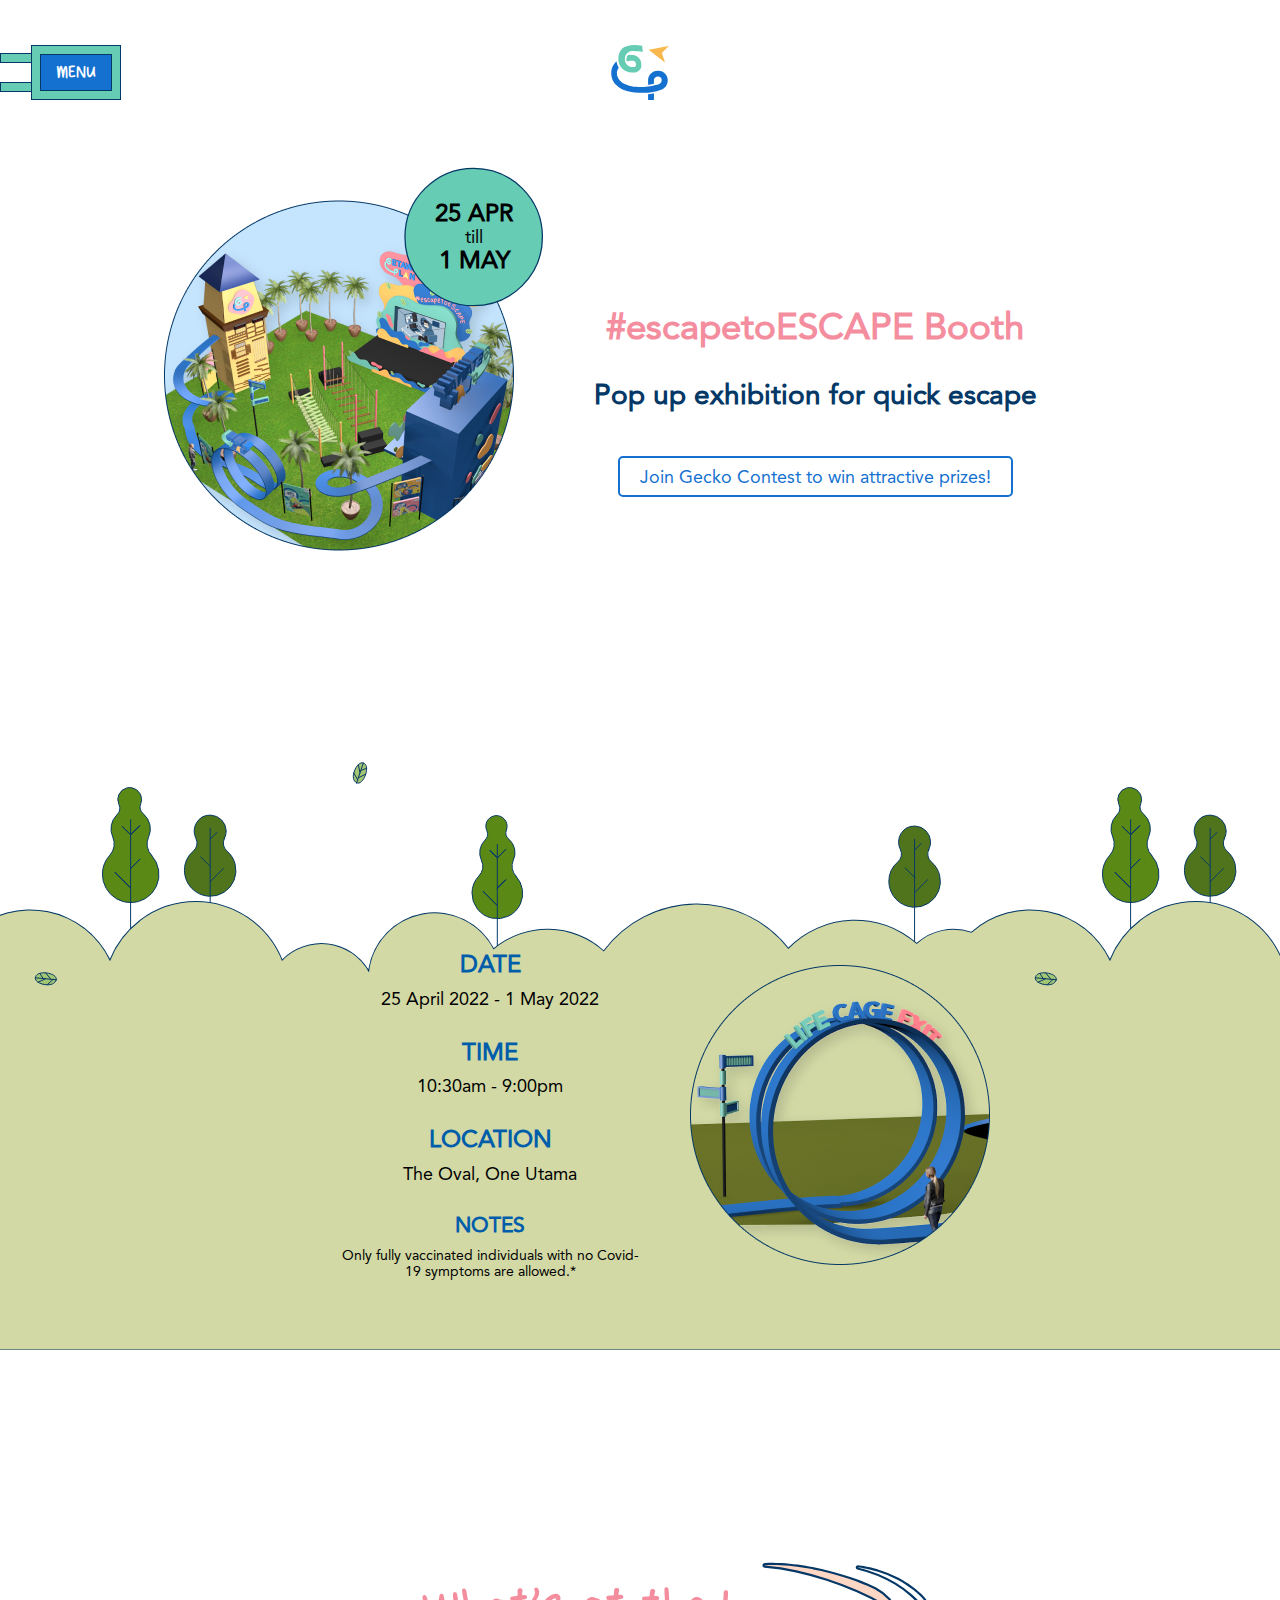
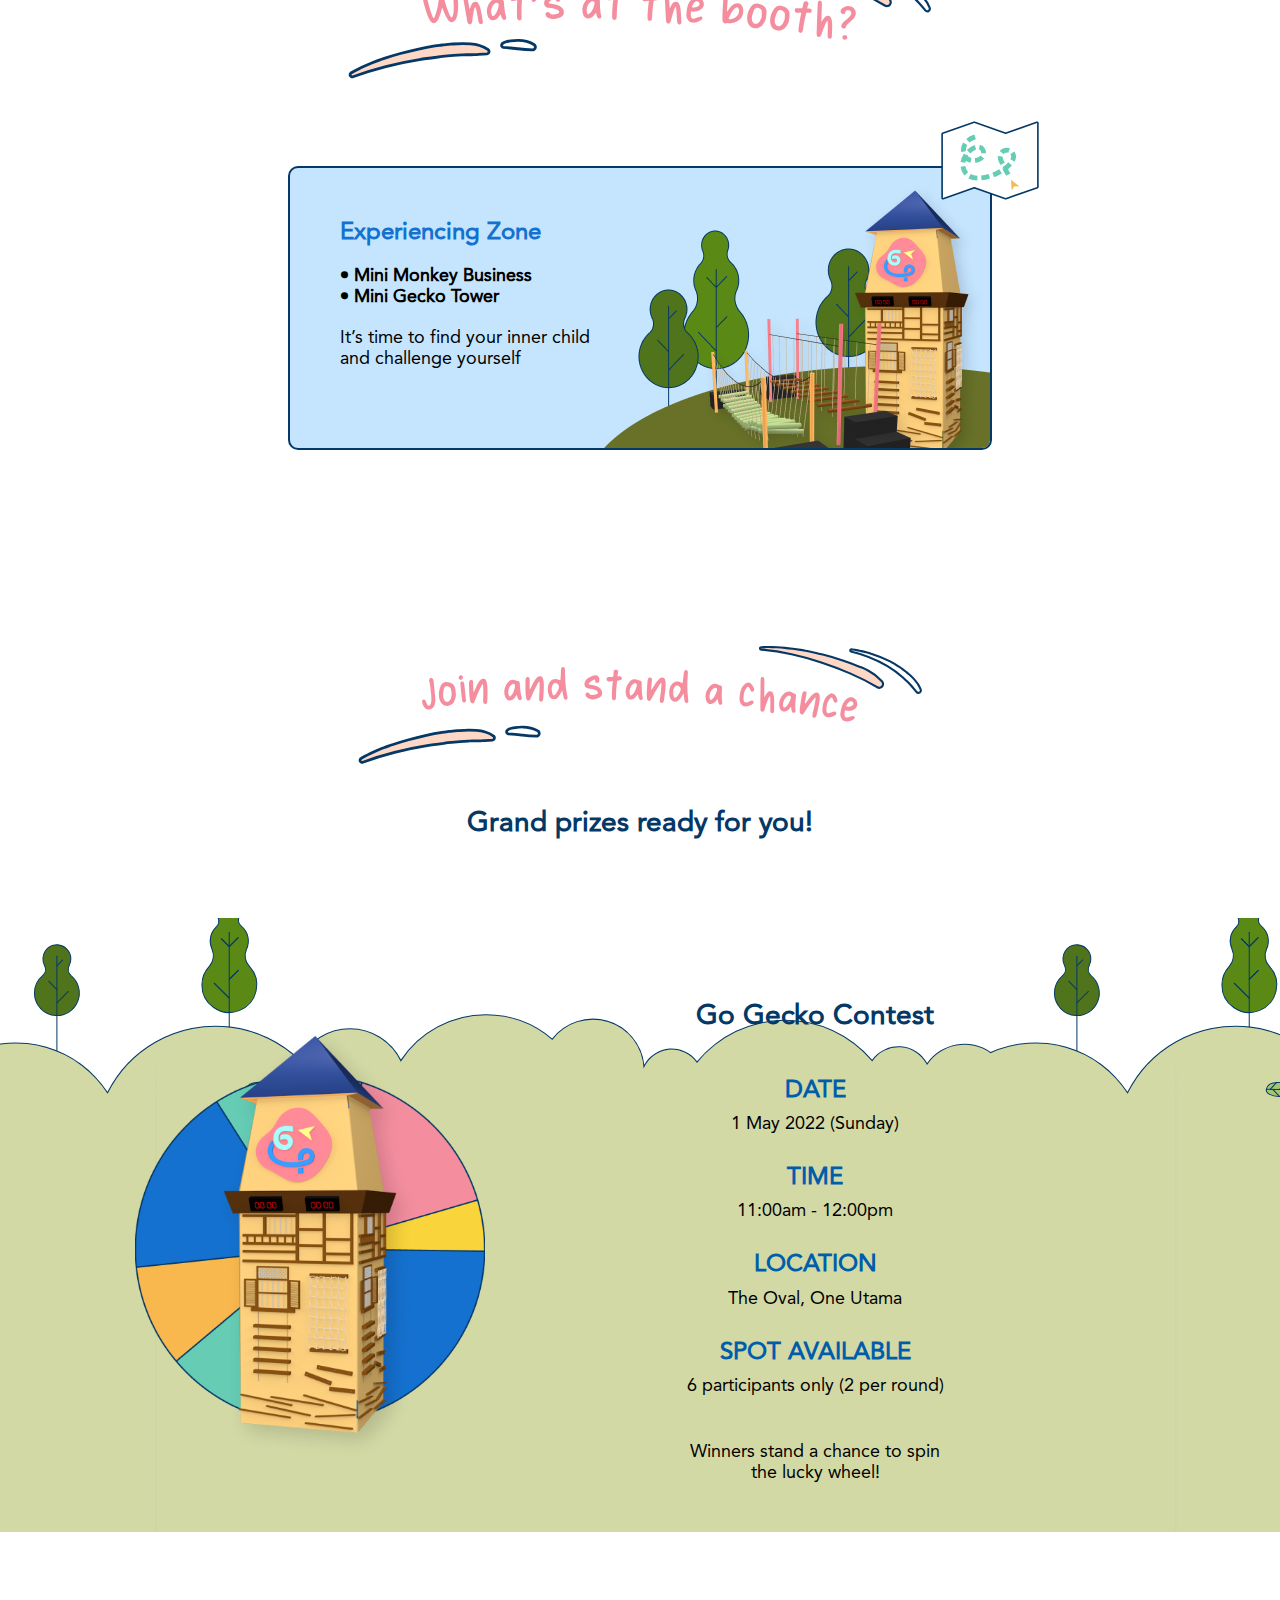
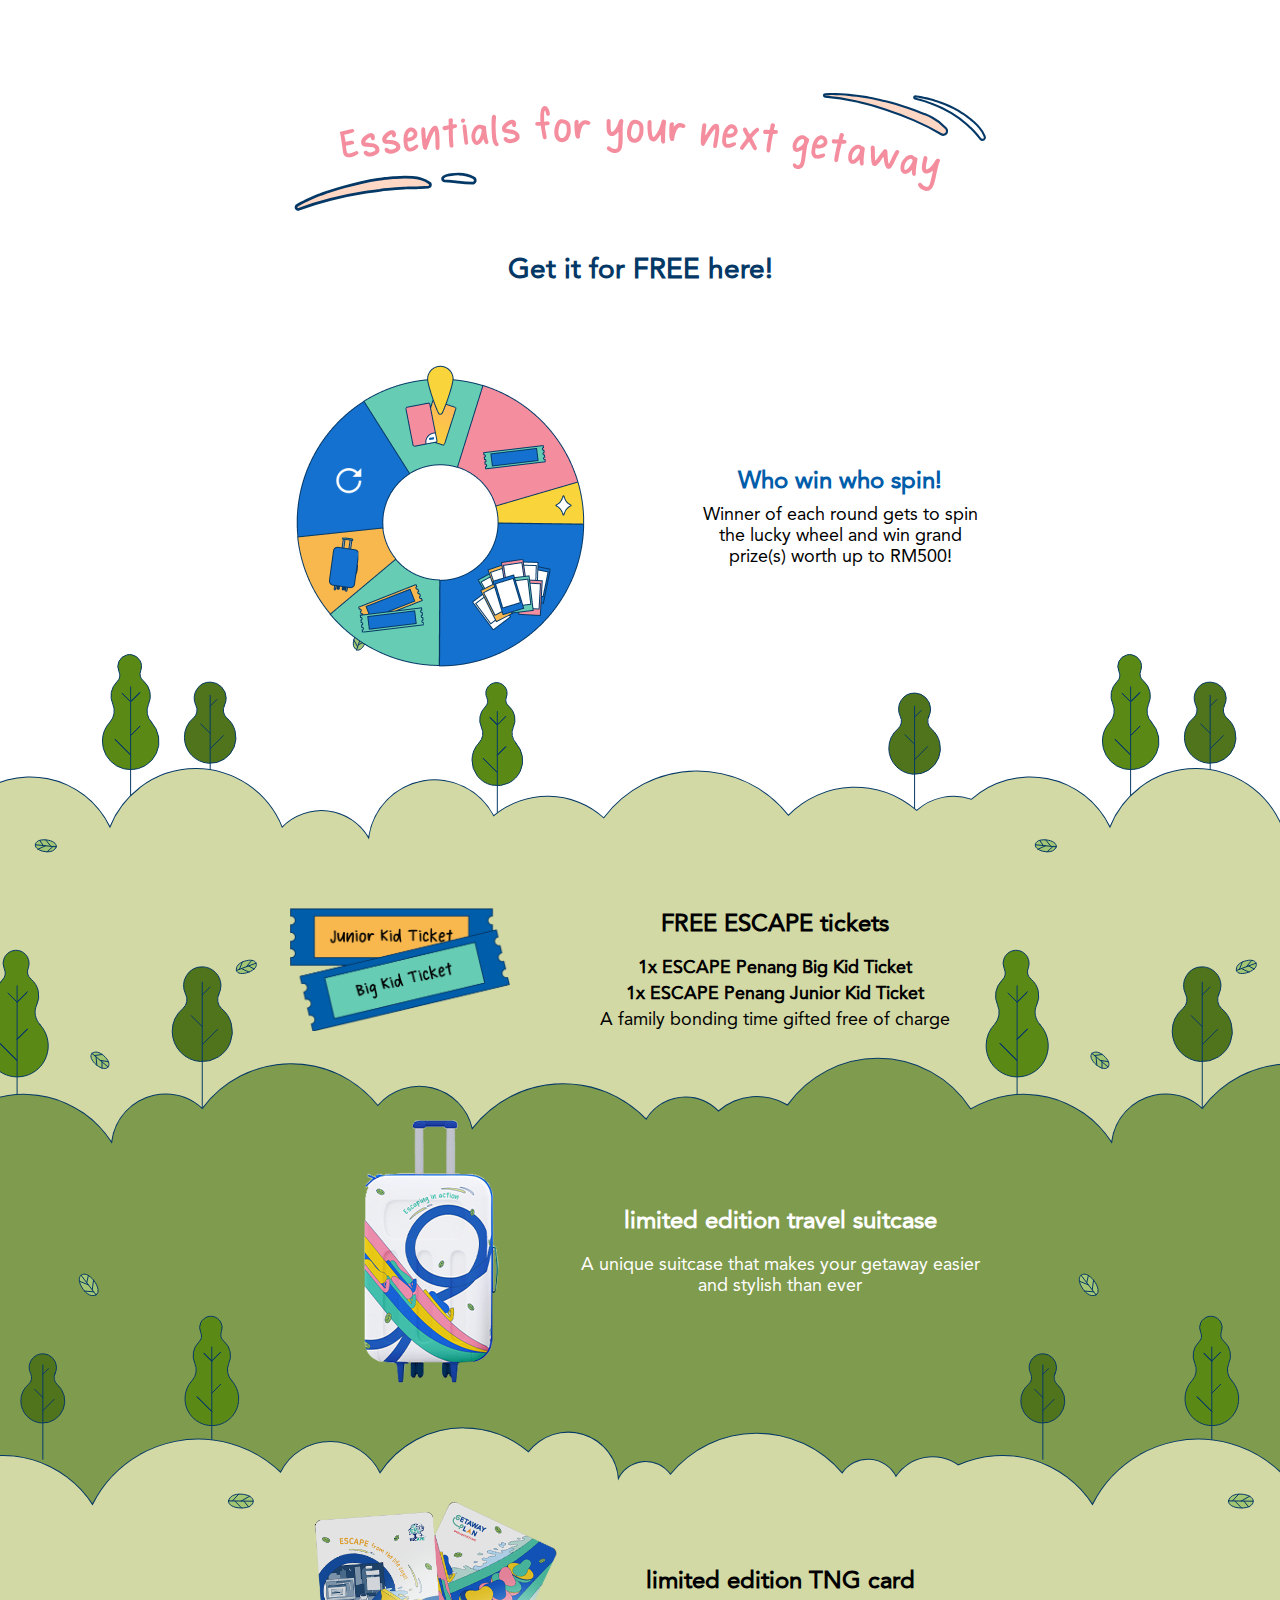
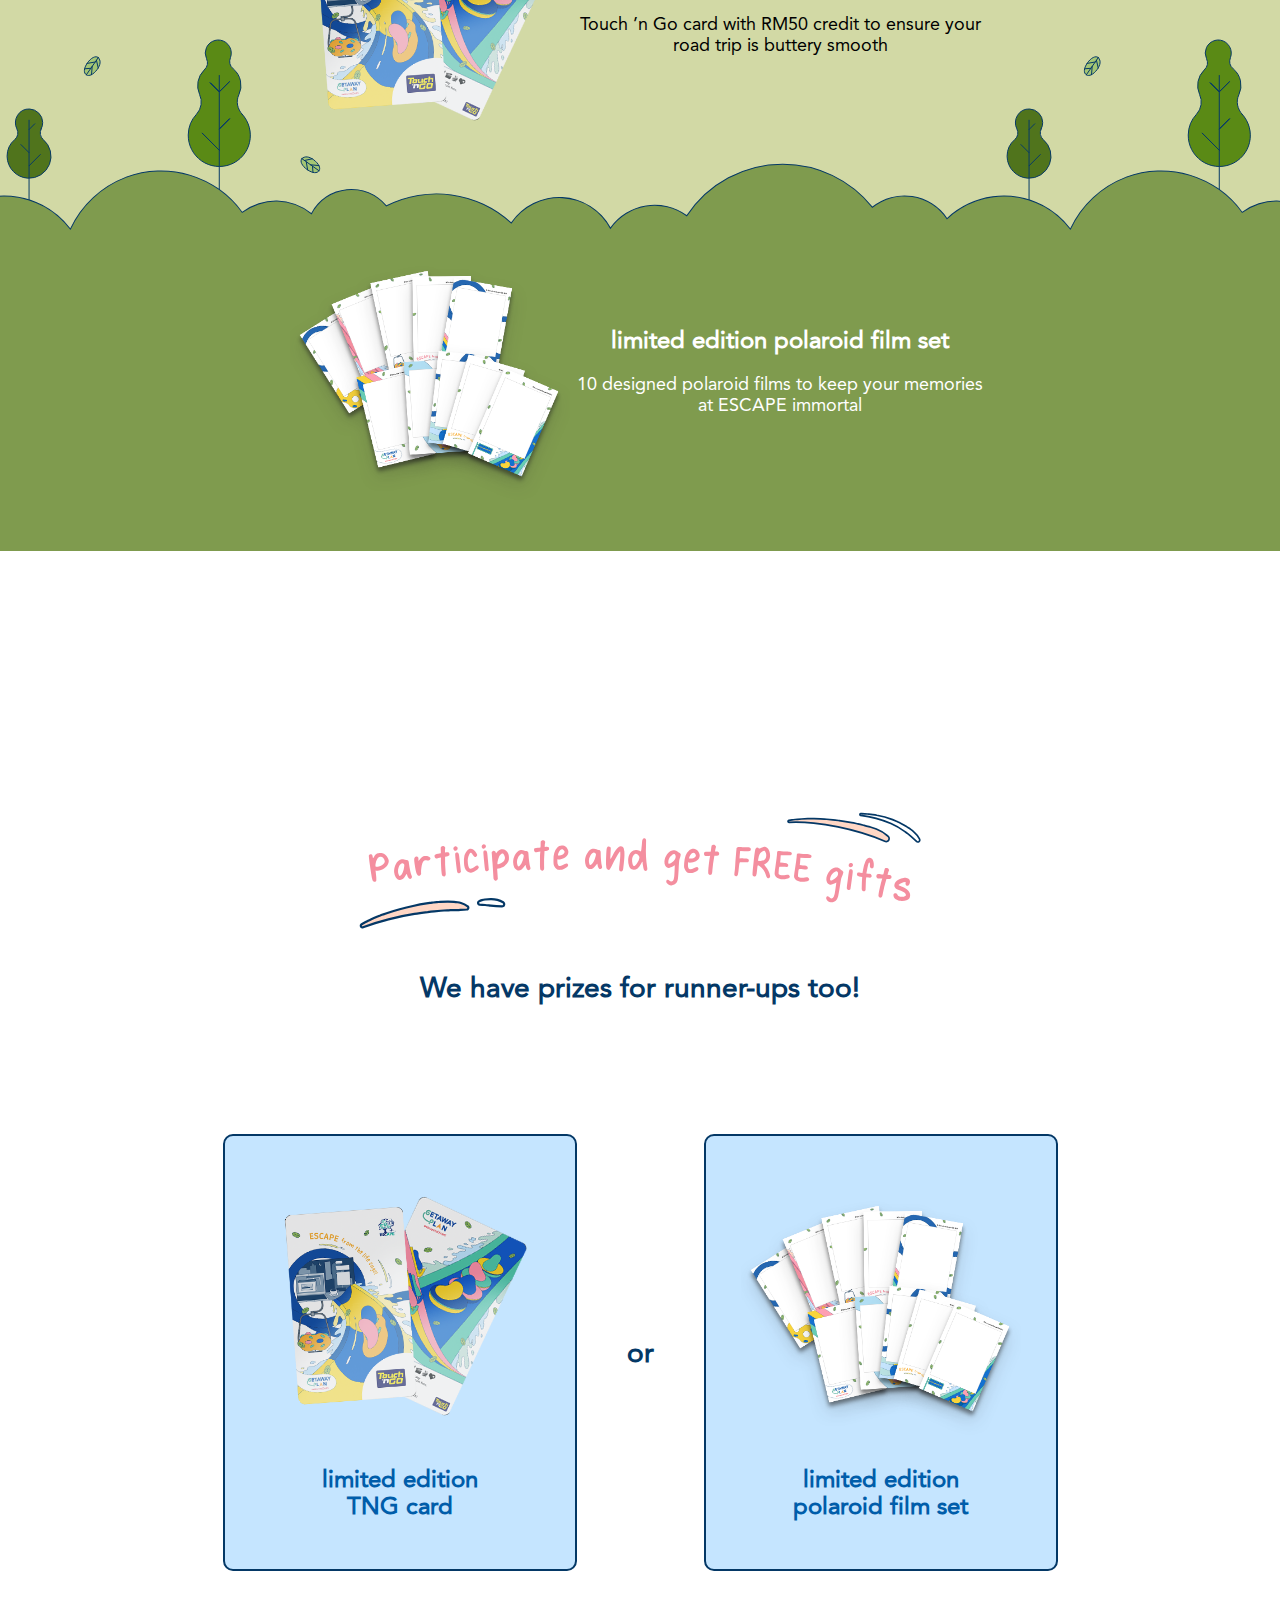
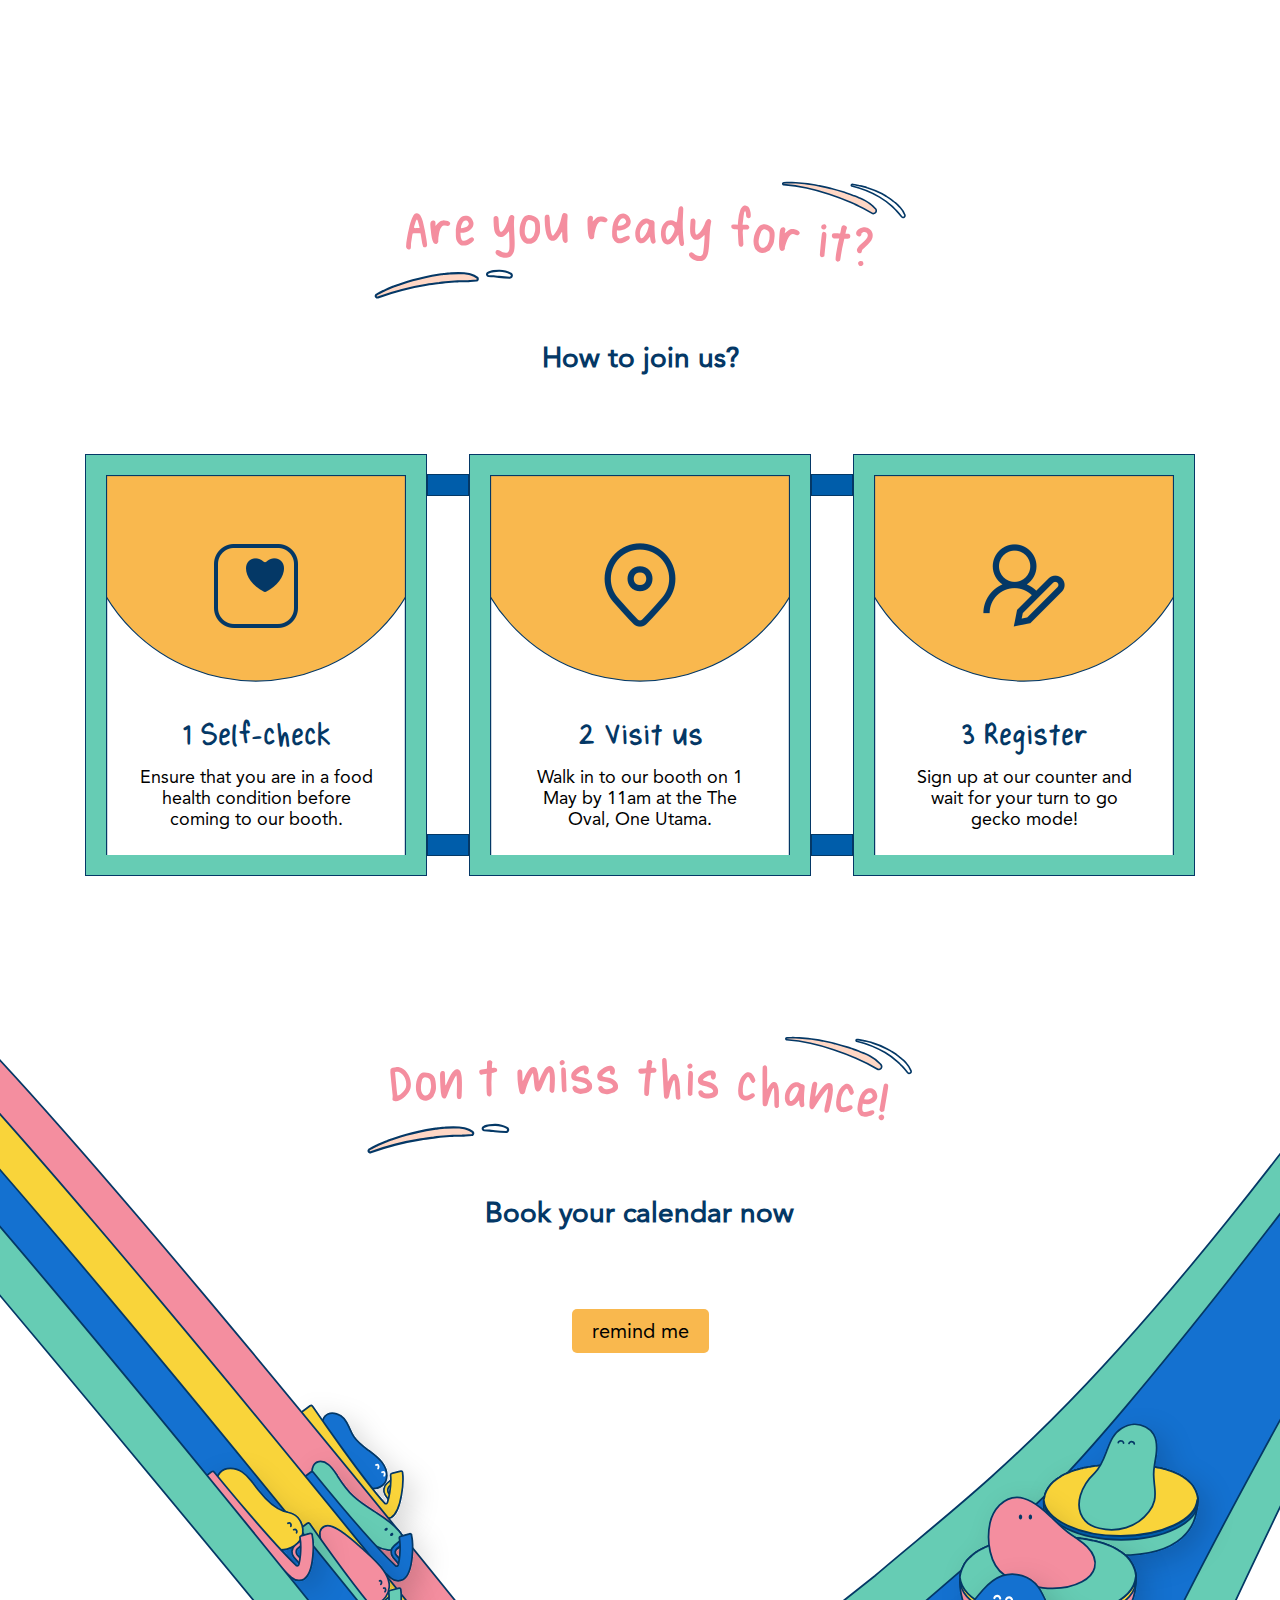
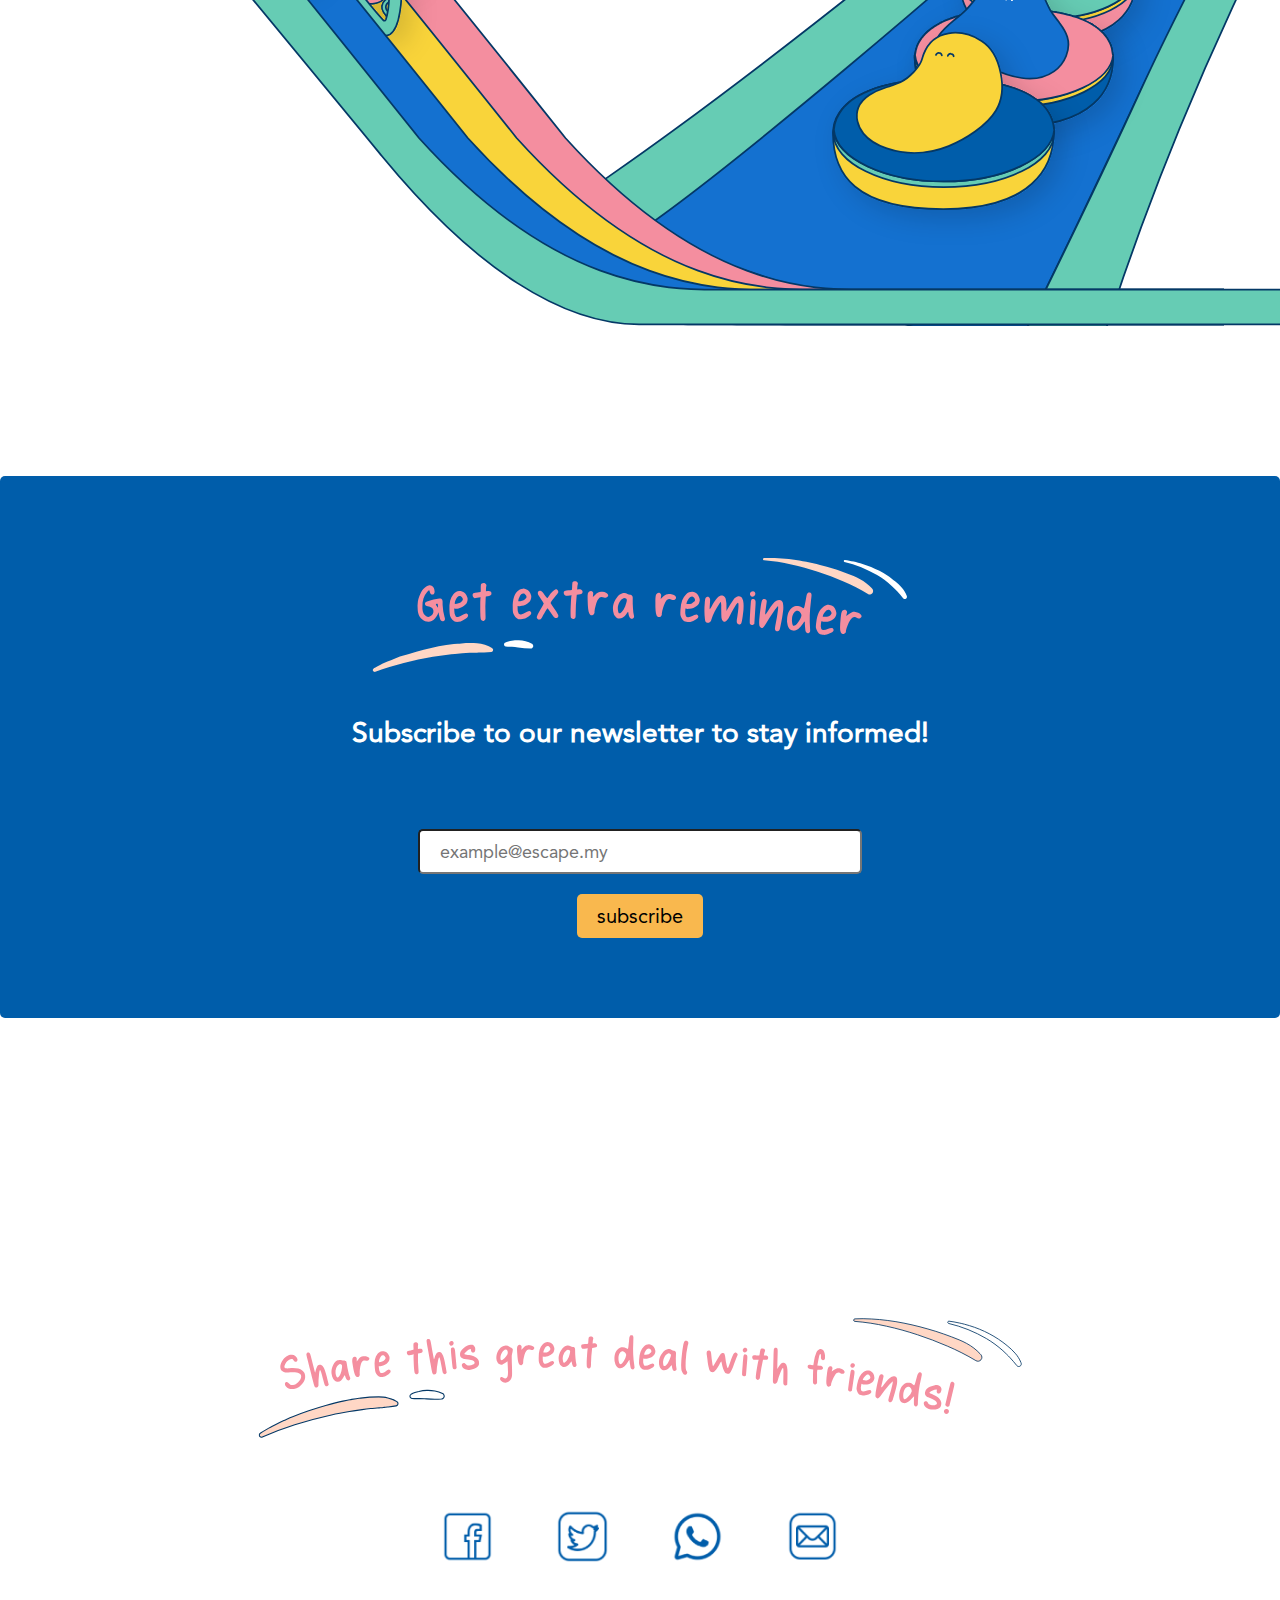
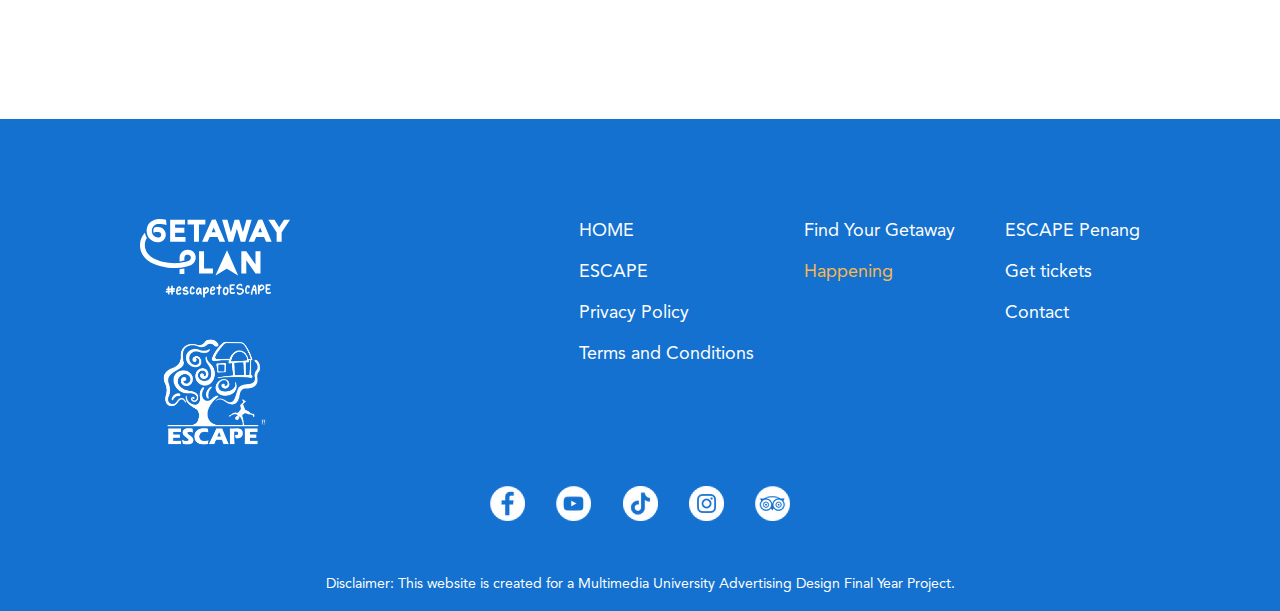
<file: happening.html>
<!DOCTYPE html>
<html lang="en">
  <head>
    <meta charset="UTF-8" />
    <meta http-equiv="X-UA-Compatible" content="IE=edge" />
    <meta name="viewport" content="width=device-width, initial-scale=1.0" />
    <title>Happening</title>
    <link rel="icon" type="image/png" href="./png/favicon.png">
    <link rel="stylesheet" href="./css/styles.css" />
    <link rel="stylesheet" href="./css/happening-styles.css" />
  </head>
  <body>
    <nav>
      <div class="navbar">
        <div class="menu" onclick="hideMenu()">
          <div class="nav-icon">
            <div class="menu-handle-pair">
              <div id="menu-handle" class="green"></div>
              <div id="menu-handle" class="green"></div>
            </div>
            <button class="menu-frame">
              <p class="menu-text">MENU</p>
            </button>
          </div>
        </div>

        <div class="gp-nav-icon" onclick="goToHome()">
          <img
            src="./svg/gp-icon.svg"
            alt="getaway-plan-icon"
            id="nav-gp-icon"
          />
        </div>
      </div>
      <div class="overlay-menu-bg">
        <div class="overlay-menu">
          <li>
            <div class="nav-icon">
              <div class="menu-handle-pair">
                <div id="menu-handle" class="green"></div>
                <div id="menu-handle" class="green"></div>
              </div>
              <button class="menu-frame">
                <a class="overlay-text" href="home.html">HOME</a>
              </button>
            </div>
          </li>
          <li>
            <div class="nav-icon">
              <div class="menu-handle-pair">
                <div id="menu-handle" class="orange"></div>
                <div id="menu-handle" class="orange"></div>
              </div>
              <button class="menu-frame-orange">
                <a class="overlay-text" href="escape.html"
                  >ESCAPE
                  <img id="escape-arrow" src="./svg/escape-arrow.svg" alt="" />
                </a>
              </button>
            </div>
          </li>
          <li>
            <div class="nav-icon">
              <div class="menu-handle-pair">
                <div id="menu-handle" class="green"></div>
                <div id="menu-handle" class="green"></div>
              </div>
              <div class="menu-frame">
                <div class="menu-third">
                  <a class="menu-link" href="findyourgetaway.html"
                    >Find Your Getaway <br />Treasure Hunt Contest</a
                  >
                  <a class="menu-link" href="happening.html">Happening</a>
                  <a
                    class="menu-link"
                    href="https://www.ticket2u.com.my/escape-penang"
                    >Buy ticket</a
                  >
                </div>
              </div>
            </div>
          </li>
        </div>
      </div>
    </nav>

    <div class="section hero">
      <div class="hero-img">
        <div class="period">
          <h3>25 APR</h3>
          <p>till</p>
          <h3>1 MAY</h3>
          <object
            data="svg/happening-period-circle.svg"
            type=""
            class="period-circle"
          ></object>
        </div>
        <div id="hero-img-div">
          <img src="./png/happening-hero-img.png" alt="happening" />
        </div>
      </div>
      <div class="hero-text">
        <h1>#escapetoESCAPE Booth</h1>
        <h2>Pop up exhibition for quick escape</h2>
        <p class="cta">Join Gecko Contest to win attractive prizes!</p>
      </div>
    </div>

    <div class="section happening-deets">
      <div class="deet-content">
        <img
          src="./png/cage-img.png"
          alt="booth-entrance"
          class="happening-img"
        />
        <div class="deets-text">
          <div class="info">
            <div class="deet-group">
              <h3>DATE</h3>
              <p>25 April 2022 - 1 May 2022</p>
            </div>
            <div class="deet-group">
              <h3>TIME</h3>
              <p>10:30am - 9:00pm</p>
            </div>
            <div class="deet-group">
              <h3>LOCATION</h3>
              <p>The Oval, One Utama</p>
            </div>
            <div class="deet-note">
              <div class="deet-group">
                <h3>NOTES</h3>
                <p>
                  Only fully vaccinated individuals with no Covid-19 symptoms
                  are allowed.*
                </p>
              </div>
            </div>
          </div>
        </div>
      </div>
    </div>

    <div class="section exp-zone">
      <object data="./svg/svg-h1-exp-zone.svg" type="" class="svg-h1"></object>
      <div class="exp-info-container">
        <object data="./svg/map.svg" type="" class="gp-map"></object>
        <div class="exp-container">
          <div class="exp-text">
            <h3>Experiencing Zone</h3>
            <ul>
              <p>• Mini Monkey Business</p>
              <p>• Mini Gecko Tower</p>
            </ul>
            <p>It’s time to find your inner child and challenge yourself</p>
          </div>
          <img
            src="./png/exp-zone.png"
            alt="experiencezone"
            class="exp-zone-img"
          />
        </div>
      </div>
    </div>

    <div class="section geckocontest">
      <div class="svgheaders">
        <object data="./svg/svg-h1-gecko.svg" type="" class="svg-h1"></object>
        <h2>Grand prizes ready for you!</h2>
      </div>
      <div class="happening-info">
        <img src="./png/gecko-wheel.png" alt="" class="geckowheels" />
        <div class="geckodeets">
          <h2>Go Gecko Contest</h2>
          <div class="deets-text">
            <div class="info">
              <div class="deet-group">
                <h3>DATE</h3>
                <p>1 May 2022 (Sunday)</p>
              </div>
              <div class="deet-group">
                <h3>TIME</h3>
                <p>11:00am - 12:00pm</p>
              </div>
              <div class="deet-group">
                <h3>LOCATION</h3>
                <p>The Oval, One Utama</p>
              </div>
              <div class="deet-group">
                <h3>SPOT AVAILABLE</h3>
                <p>6 participants only (2 per round)</p>
              </div>
            </div>

            <p class="deet-note">
              Winners stand a chance to spin the lucky wheel!
            </p>
          </div>
        </div>
      </div>
    </div>

    <div class="section spinsection">
      <div class="svgheaders">
        <object data="./svg/svg-h1-spin.svg" type="" class="svg-h1"></object>
        <h2>Get it for FREE here!</h2>
      </div>
      <div class="spin-info">
        <div class="spinheader">
          <img src="./png/spinningwheel.png" alt="" class="spinningwheel" />
          <div class="deet-group">
            <h3>Who win who spin!</h3>
            <p>
              Winner of each round gets to spin the lucky wheel and win grand
              prize(s) worth up to RM500!
            </p>
          </div>
        </div>
        <div class="spinprizes">
          <div class="prize1">
            <img
              src="./png/prize-tickets.png"
              alt=""
              class="prizeimg"
              id="prize-tickets"
            />
            <div class="prize-deet">
              <h3>FREE ESCAPE tickets</h3>
              <p class="bold-p">1x ESCAPE Penang Big Kid Ticket</p>
              <p class="bold-p">1x ESCAPE Penang Junior Kid Ticket</p>
              <p>A family bonding time gifted free of charge</p>
            </div>
          </div>

          <div class="prize2">
            <img src="./png/prize-suitcase.png" alt="" class="prizeimg" />
            <div class="prize-deet">
              <h3>limited edition travel suitcase</h3>
              <p>
                A unique suitcase that makes your getaway easier and stylish
                than ever
              </p>
            </div>
          </div>

          <div class="prize1">
            <img src="./png/prize-tng.png" alt="" class="prizeimg" />
            <div class="prize-deet">
              <h3>limited edition TNG card</h3>
              <p>
                Touch ’n Go card with RM50 credit to ensure your road trip is
                buttery smooth
              </p>
            </div>
          </div>

          <div class="prize2">
            <img src="./png/prize-polaroid.png" alt="" class="prizeimg" />
            <div class="prize-deet">
              <h3>limited edition polaroid film set</h3>
              <p>
                10 designed polaroid films to keep your memories at ESCAPE
                immortal
              </p>
            </div>
          </div>

          <div class="spinprizes-bg">
            <div class="prize-bg"></div>
            <div class="prize-bg"></div>
            <div class="prize-bg"></div>
            <div class="prize-bg"></div>
          </div>
        </div>
      </div>
    </div>

    <div class="section runnerup">
      <div class="svgheaders">
        <object data="./svg/svg-h1-runnerup.svg" type="" class="svg-h1"></object>
        <h2>We have prizes for runner-ups too!</h2>
      </div>
      <div class="runnerup-prizes">
        <div class="prize1">
          <img src="./png/prize-tng.png" alt="" class="prizeimg" />
          <div class="prize-deet">
            <h3>
              limited edition <br />
              TNG card
            </h3>
          </div>
        </div>
        <h2>or</h2>
        <div class="prize2">
          <img src="./png/prize-polaroid.png" alt="" class="prizeimg" />
          <div class="prize-deet">
            <h3>
              limited edition <br />
              polaroid film set
            </h3>
          </div>
        </div>
      </div>
    </div>

    <div class="section hpn-steps">
      <div class="svgheaders">
        <object
          data="./svg/svg-h1-hpn-steps.svg"
          type=""
          class="svg-h1"
        ></object>
        <h2>How to join us?</h2>
      </div>
      <div class="stepsboards">
        <div class="board1frame">
          <div class="board1">
            <img src="./png/Health.png" alt="" class="stepicon" />
            <h2 class="step-h1">1 Self-check</h2>
            <p>
              Ensure that you are in a food health condition before coming to
              our booth.
            </p>
          </div>
        </div>
        <div class="steps-handle-pair">
          <div id="steps-handle"></div>
          <div id="steps-handle"></div>
        </div>
        <div class="board1frame">
          <div class="board1">
            <img src="./png/Location.png" alt="" class="stepicon" />
            <h2 class="step-h1">2 Visit us</h2>
            <p>
              Walk in to our booth on 1 May by 11am at the The Oval, One Utama.
            </p>
          </div>
        </div>
        <div class="steps-handle-pair">
          <div id="steps-handle"></div>
          <div id="steps-handle"></div>
        </div>
        <div class="board1frame">
          <div class="board1">
            <img src="./png/Registration.png" alt="" class="stepicon" />
            <h2 class="step-h1">3 Register</h2>
            <p>
              Sign up at our counter and wait for your turn to go gecko mode!
            </p>
          </div>
        </div>
      </div>
    </div>

    <div class="section hpn-cal">
      <div class="svgheaders">
        <object data="./svg/svg-h1-hpncal.svg" type="" class="svg-h1"></object>
        <h2>Book your calendar now</h2>
      </div>

      <button class="yellowbtn">
        <a
          target="_blank"
          href="https://calendar.google.com/event?action=TEMPLATE&tmeid=Nm82MTVtbXNyMmcxZmpzM2pkYzRyaWZ2ZzQgc2hlbGx5dHN5MTdAbQ&tmsrc=shellytsy17%40gmail.com"
        >
          <!-- <img border="0" src="https://www.google.com/calendar/images/ext/gc_button1_en.gif"> -->
          remind me
        </a>
      </button>

      <div class="hpn-cal-svg-wrap">   
      </div>

    </div>

    <div class="section sub">
      <div class="svgheaders">
        <object data="./svg/svg-h1-sub.svg" type="" class="svg-h1"></object>
        <h2>Subscribe to our newsletter to stay informed!</h2>
      </div>
      <input
        type="text"
        placeholder="example@escape.my"
        name="mail"
        required
        class="placeholder"
      />
      <button class="yellowbtn">
        <a target="_blank"> subscribe </a>
      </button>
    </div>

    <div class="section socialshare">
      <div class="svgheaders">
        <object data="./svg/svg-h1-social.svg" type="" class="svg-h1"></object>
      </div>
      <ul class="socials">
        <li class="socialicon">
          <a
            href="http:////www.facebook.com/sharer/sharer.php?u=http://www.happening.html"
            target="_blank"
            ><img alt="facebook" src="./png/fb.png"
          /></a>
        </li>
        <li class="socialicon">
          <a
            href="http:////www.facebook.com/sharer/sharer.php?u=http://www.happening.html"
            target="_blank"
            ><img alt="twitter" src="./png/twitter.png"
          /></a>
        </li>
        <li class="socialicon">
          <a
            href="http:////www.facebook.com/sharer/sharer.php?u=http://www.happening.html"
            target="_blank"
            ><img alt="whatsapp" src="./png/whatsapp.png"
          /></a>
        </li>
        <li class="socialicon">
          <a
            href="http:////www.facebook.com/sharer/sharer.php?u=http://www.happening.html"
            target="_blank"
            ><img alt="mail" src="./png/mail.png"
          /></a>
        </li>
      </ul>
    </div>

    <div class="footer">
      <div class="sitemap">
        <div class="footerlogos">
          <a href="home.html">
            <img src="./svg/gp-white-logo.svg" alt="" class="gp-footer" />
          </a>

          <a href="http://escape.my">
            <img
              src="./png/escape-white-logo.png"
              alt=""
              class="escape-footer"
            />
          </a>
        </div>

        <div class="links-group">
          <ul class="footer-links">
            <li class="footerlink">
              <a href="home.html">HOME</a>
            </li>
            <li class="footerlink">
              <a href="escape.html">ESCAPE</a>
            </li>
            <li class="footerlink">
              <a href="https://www.escape.my/privacypolicy">Privacy Policy</a>
            </li>
            <li class="footerlink">
              <a href="https://www.escape.my/termsandconditions">Terms and Conditions</a>
            </li>
          </ul>

          <ul class="footer-links">
            <li class="footerlink">
              <a href="findyourgetaway.html">Find Your Getaway</a>
            </li>
            <li class="footerlink">
              <a href="happening.html" class="active-footerlink">Happening</a>
            </li>
          </ul>

          <ul class="footer-links">
            <li class="footerlink">
              <a href="https://www.escape.my">ESCAPE Penang</a>
            </li>
            <li class="footerlink">
              <a href="happening.html">Get tickets</a>
            </li>
            <li class="footerlink">
              <a href="https://www.escape.my/contact">Contact</a>
            </li>
          </ul>
        </div>
      </div>

      <div class="footersocial">
        <ul>
          <li class="footersocialicon">
            <a href="https://www.facebook.com/escape.my" target="_blank"
              ><img alt="facebook" src="./png/social-fb.png"
            /></a>
          </li>

          <li class="footersocialicon">
            <a
              href="https://www.youtube.com/channel/UCD05wL1QXfhTMzfejN0JI0A"
              target="_blank"
              ><img alt="youtube" src="./png/social-yt.png"
            /></a>
          </li>

          <li class="footersocialicon">
            <a href="https://vt.tiktok.com/ZSe2TuH2r/" target="_blank"
              ><img alt="tiktok" src="./png/social-tiktok.png"
            /></a>
          </li>

          <li class="footersocialicon">
            <a href="https://www.instagram.com/escapemy/" target="_blank"
              ><img alt="instagram" src="./png/social-ig.png"
            /></a>
          </li>

          <li class="footersocialicon">
            <a
              href="https://www.tripadvisor.com.my/Attraction_Review-g4975755-d3729571-Reviews-ESCAPE-Teluk_Bahang_Penang_Island_Penang.html"
              target="_blank"
              ><img alt="tripadvisor" src="./png/social-tripadvisor.png"
            /></a>
          </li>
        </ul>
      </div>
      <p class="disclaimer">
        Disclaimer: This website is created for a Multimedia University
        Advertising Design Final Year Project.
      </p>
    </div>

    <script type="text/javascript" src="./script.js"></script>

  </body>
</html>
</file>
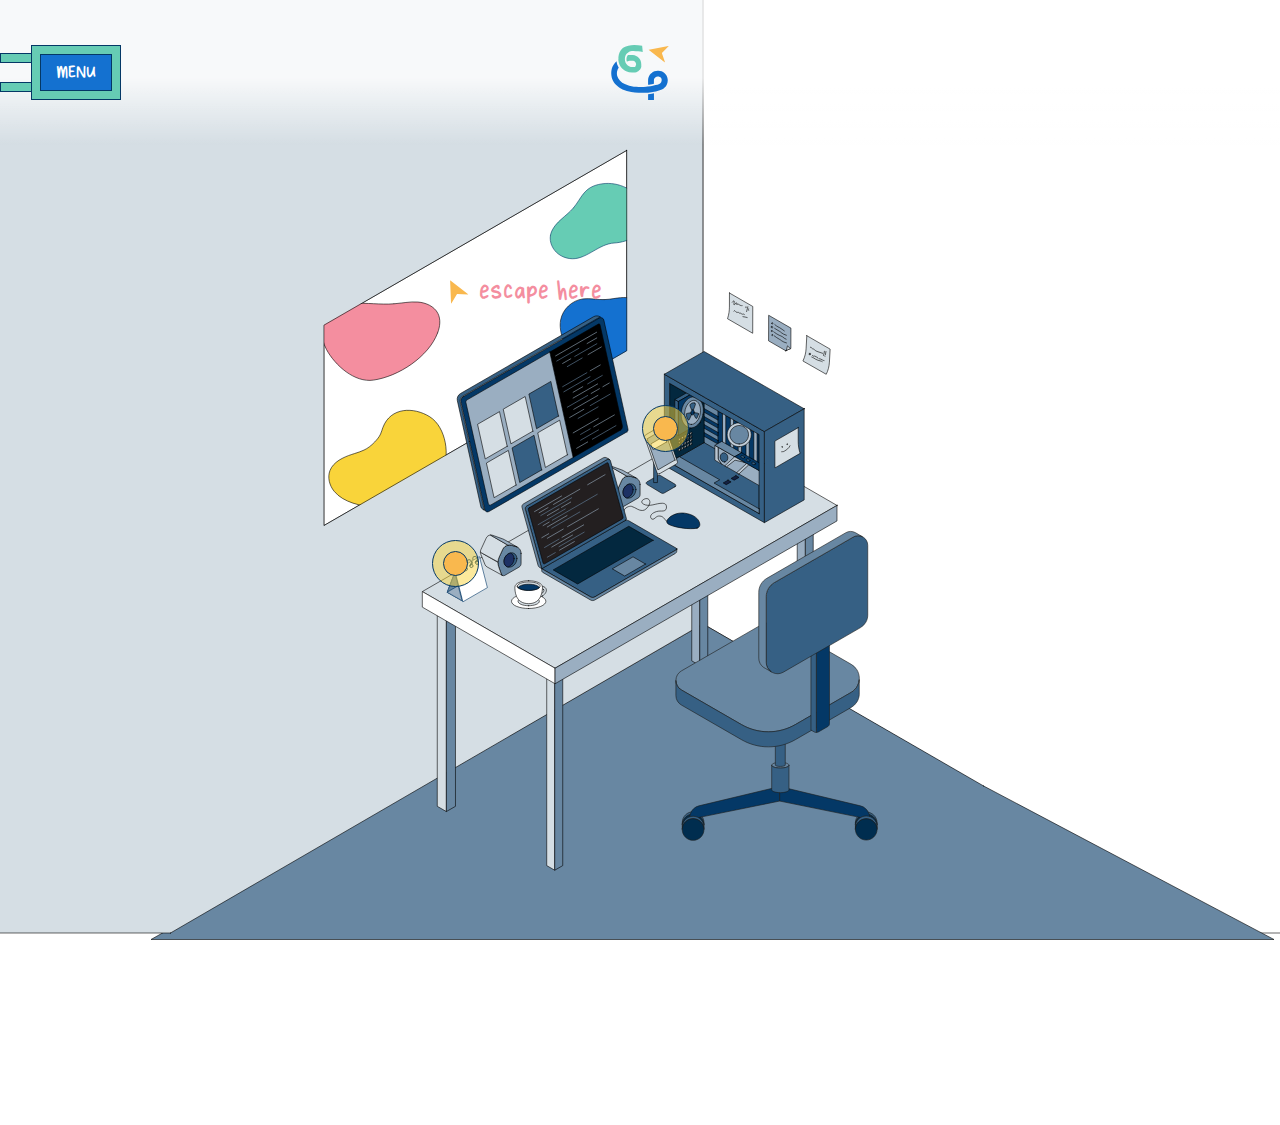
<file: home.html>
<!DOCTYPE html>
<html lang="en">
  <head>
    <meta charset="UTF-8" />
    <meta http-equiv="X-UA-Compatible" content="IE=edge" />
    <meta name="viewport" content="width=device-width, initial-scale=1.0" />
    <title>Home</title>
    <link rel="icon" type="image/png" href="./png/favicon.png">
    <link rel="stylesheet" href="./css/styles.css" />
    <link rel="stylesheet" href="./css/home-style.css" />
    <link rel="stylesheet" href="./css/modal-style.css" />
    <link rel="stylesheet" href="./css/hotspot-style.css" />
    <link rel="preconnect" href="https://fonts.googleapis.com" />
    <link rel="preconnect" href="https://fonts.gstatic.com" crossorigin />
    <link
      href="https://fonts.googleapis.com./css2?family=Poppins&display=swap"
      rel="stylesheet"
    />
   
  </head>

  <body>
    <nav>
      <div class="navbar">
        <div class="menu" onclick="hideMenu()">
          <div class="nav-icon">
            <div class="menu-handle-pair">
              <div id="menu-handle" class="green"></div>
              <div id="menu-handle" class="green"></div>
            </div>
            <button class="menu-frame">
              <p class="menu-text">MENU</p>
            </button>
          </div>
        </div>

        <div class="gp-nav-icon" onclick="goToHome()">
          <img src="./svg/gp-icon.svg" alt="getaway-plan-icon" id="nav-gp-icon"./>
        </div>
      </div>
      <div class="overlay-menu-bg">
        <div class="overlay-menu">
        <li>
          <div class="nav-icon">
            <div class="menu-handle-pair">
              <div id="menu-handle" class="green"></div>
              <div id="menu-handle" class="green"></div>
            </div>
            <button class="menu-frame">
              <a class="overlay-text" href="home.html">HOME</a>
            </button>
          </div>
        </li>
        <li>
          <div class="nav-icon">
            <div class="menu-handle-pair">
              <div id="menu-handle" class="orange"></div>
              <div id="menu-handle" class="orange"></div>
            </div>
            <button class="menu-frame-orange">
              <a class="overlay-text" href="escape.html"
                >ESCAPE
                <img id="escape-arrow" src="./svg/escape-arrow.svg" alt="" />
              </a>
            </button>
          </div>
        </li>
        <li>
          <div class="nav-icon">
            <div class="menu-handle-pair">
              <div id="menu-handle" class="green"></div>
              <div id="menu-handle" class="green"></div>
            </div>
            <div class="menu-frame">
              <div class="menu-third">
                <a class="menu-link" href="findyourgetaway.html"
                  >Find Your Getaway <br />Treasure Hunt Contest</a
                >
                <a class="menu-link" href="happening.html">Happening</a>
                <a
                  class="menu-link"
                  href="https://www.ticket2u.com.my/escape-penang"
                  >Buy ticket</a
                >
              </div>
            </div>
          </div>
        </li>

        </div>
      </div>
    </nav>

    <div class="section-home-hotspots">

      <!-- escape button -->

      <div class="hotspot" id="escape-button">
        <a href="prompt.html">
          <img id="escape-arrow" src="./svg/escape-arrow.svg" alt="" />
          <p class="escapehere-prompt">escape here</p>
        </a>
      </div>

      <!-- about hotspot -->

      <div class="hotspot" id="hotspot-about">
        <div class="hotspot-trigger" id="trigger-about">
          <div class="hotspot-trigger-center"></div>
        </div>

        <div class="hotspot-hover" id="hover-about">
          <div class="modal-content">
            <h2 class="step-h1">Who are we?</h2>
            <p>learn more</p>
          </div>
        </div>

      </div>

      <!-- happening hotspot -->

      <div class="hotspot" id="hotspot-hpn">
        <div class="hotspot-trigger" id="trigger-hpn" onclick="goHpn()">
          <div class="hotspot-trigger-center"></div>
        </div>

        <div class="hotspot-hover" id="hover-hpn">
          <div class="modal-content">
            <h2 class="step-h1">Something's happening!</h2>
            <p>learn more</p>
          </div>
        </div>

      </div>

    </div>

    <!-- about modal -->

    <div class="section-modal" >
      <div class="modal" id="modal-about">
        <div id="closebtn">
          <svg width="20" height="20" viewBox="0 0 20 20" fill="none" xmlns="http://www.w3.org/2000/svg">
            <rect #closebtn-fill x="0.5" y="0.5" width="19" height="19" rx="9.5" fill="#F9B84E"./>
            <line x1="5.88871" y1="5.88912" x2="13.6669" y2="13.6673" stroke="black"./>
            <line x1="5.88863" y1="13.6673" x2="13.6668" y2="5.88915" stroke="black"./>
            <rect x="0.5" y="0.5" width="19" height="19" rx="9.5" stroke="#043866"./>
            </svg>
            
        </div>

        <div class="modal-content">
          <h2 class="step-h1">Who are we?</h2>
          <p>Getaway Plan is an initiative by ESCAPE Penang.</p>
          <p>
            We are here to remind you that it is okay and necessary to take a
            breather.
          </p>
          <p>
            Therefore we are providing a space for you to get a quick escape
            whenever you feel stressed while unable to go for a vacation at the
            time being.
          </p>
          <div class="btncta">
            <button class="yellowbtn">
              <a href="https://www.escape.my/about">learn more</a>
            </button>
          </div>
        </div>
        <div class="modal-svg">
          <object data="./svg/escape-pole.svg" type="" id="modal-pole"></object>
        </div>
      </div>
    </div>

    <!-- home bg -->

    <div class="home-bg">
      <!-- <div class="bg-svg"></div> -->
      <svg width="1647" height="926" viewBox="0 0 1647 926" fill="none" xmlns="http://www.w3.org/2000/svg">
        <g id="home">
        <g id="space border">
        <path id="Vector" d="M1418.84 946L886.42 636.92V-28H1817.84V946H1418.84Z" fill="white" stroke="black" stroke-width="0.6" stroke-miterlimit="10" stroke-linecap="round" stroke-linejoin="round"/>
        <path id="Vector_2" d="M1167.14 798.998L1457.5 952.5H334.5L605.69 798.998L886.42 636.92L1167.14 798.998Z" fill="#6887A2" stroke="black" stroke-width="0.6" stroke-miterlimit="10" stroke-linecap="round" stroke-linejoin="round"/>
        <path id="Vector_3" d="M354 946L886.419 636.92V-28H-45V946H354Z" fill="#D5DEE4" stroke="black" stroke-width="0.6" stroke-miterlimit="10" stroke-linecap="round" stroke-linejoin="round"/>
        </g>
        <g id="blobs">
        <mask id="mask0_459_7507" style="mask-type:alpha" maskUnits="userSpaceOnUse" x="507" y="163" width="304" height="376">
        <path id="window" d="M810.194 163.393V363.74L507.417 538.557V338.205L810.194 163.393Z" fill="white" stroke="black" stroke-width="0.6" stroke-miterlimit="10" stroke-linecap="round" stroke-linejoin="round"/>
        </mask>
        <g mask="url(#mask0_459_7507)">
        <path id="window_2" d="M810.194 163.393V363.74L507.417 538.557V338.205L810.194 163.393Z" fill="white" stroke="black" stroke-width="0.6" stroke-miterlimit="10" stroke-linecap="round" stroke-linejoin="round"/>
        <path id="Vector_4" d="M757.054 220.742C758.973 218.449 760.638 215.911 762.285 213.4C762.858 212.527 763.428 211.658 764.006 210.803C766.257 207.475 768.638 204.349 771.763 202.001C774.868 199.669 778.474 198.316 782.059 197.478C799.682 193.365 816.403 201.555 826.242 214.724C829.104 218.562 831.52 222.96 831.709 228.094C832.05 237.338 827.108 244.097 820.27 248.666C813.425 253.239 804.705 255.597 797.587 256.018C790.116 256.46 783.496 260.272 777.004 264.01C776.362 264.38 775.721 264.748 775.081 265.113C767.937 269.186 760.853 272.762 752.732 271.513L752.732 271.513C744.964 270.325 738.155 265.616 735.184 258.341L735.184 258.341L735.182 258.336C733.835 255.198 733.408 251.742 733.95 248.371M757.054 220.742L756.827 220.552L757.054 220.742C757.054 220.742 757.054 220.742 757.054 220.742ZM757.054 220.742C755.058 223.127 752.8 225.232 750.486 227.262C749.734 227.921 748.977 228.572 748.222 229.221C746.646 230.576 745.075 231.927 743.56 233.347C739.083 237.544 734.968 242.689 733.95 248.371M733.95 248.371C733.95 248.37 733.951 248.369 733.951 248.368L733.655 248.321L733.95 248.374C733.95 248.373 733.95 248.372 733.95 248.371Z" fill="#66CCB4" stroke="#043866" stroke-width="0.6"/>
        <path id="blue blob" d="M804.081 379.105L804.081 379.105C811.331 373.904 819.055 367.585 824.706 360.12C830.355 352.657 833.92 344.068 832.891 334.314L832.891 334.314C831.774 323.66 823.935 313.359 813.358 311.079L813.358 311.079C809.182 310.175 804.963 310.493 800.689 311.073C799.592 311.222 798.49 311.388 797.385 311.555C794.198 312.036 790.98 312.522 787.767 312.605L787.759 312.315L787.767 312.605C784.754 312.681 781.729 312.403 778.728 312.127C778.157 312.074 777.587 312.022 777.018 311.972C773.449 311.659 769.917 311.445 766.427 311.915L766.427 311.915C755.451 313.384 746.08 322.282 744.14 333.025L744.14 333.025C742.94 339.66 744.321 346.208 746.564 352.752C747.651 355.925 748.938 359.089 750.227 362.259C750.267 362.357 750.307 362.456 750.347 362.554C751.675 365.82 752.999 369.092 754.095 372.37M804.081 379.105L753.81 372.466M804.081 379.105C801.336 381.076 798.879 383.875 796.518 386.969M804.081 379.105L796.518 386.969M754.095 372.37C754.095 372.37 754.095 372.37 754.095 372.371L753.81 372.466M754.095 372.37C754.094 372.369 754.094 372.369 754.094 372.369L753.81 372.466M754.095 372.37C754.595 373.836 755.027 375.839 755.464 378.142C755.664 379.201 755.866 380.327 756.076 381.498C756.095 381.603 756.114 381.709 756.133 381.816C756.364 383.101 756.605 384.438 756.865 385.8M753.81 372.466C754.529 374.572 755.113 377.826 755.781 381.55C756.029 382.932 756.288 384.379 756.571 385.856M756.865 385.8C756.865 385.8 756.865 385.8 756.865 385.8L756.571 385.856M756.865 385.8C757.969 391.569 759.41 397.758 761.816 402.367C763.018 404.669 764.45 406.557 766.184 407.803C767.911 409.043 769.948 409.656 772.39 409.394M756.865 385.8L756.571 385.856M756.571 385.856L772.39 409.394M772.39 409.394C779.519 408.627 784.7 403.093 789.489 396.672M772.39 409.394L789.489 396.672M796.518 386.969C795.336 388.517 794.175 390.144 793.012 391.782M796.518 386.969L793.012 391.782M793.012 391.782C792.909 391.927 792.805 392.073 792.702 392.218M793.012 391.782L792.702 392.218M792.702 392.218C791.641 393.713 790.577 395.213 789.489 396.672M792.702 392.218L789.489 396.672" fill="#1471D0" stroke="black" stroke-width="0.6" stroke-linecap="round" stroke-linejoin="round"/>
        <path id="yellow-blob" d="M624.771 485.78L624.771 485.781C621.112 491.872 614.858 497.686 607.854 502.643C600.852 507.597 593.123 511.679 586.535 514.311C570.739 520.621 552.665 521.589 536.479 516.156L536.478 516.156C529.307 513.751 522.377 510.069 517.647 504.275C512.916 498.48 510.765 490.299 513.514 483.419C515.24 479.102 518.553 475.804 522.508 473.234C526.464 470.664 531.046 468.834 535.282 467.448L535.282 467.448C536.213 467.143 537.105 466.856 537.963 466.58C541.652 465.394 544.717 464.408 547.593 463.023C551.151 461.31 554.422 458.986 558.271 454.923C560.528 452.542 562.704 449.977 564.088 446.967L564.089 446.966C564.579 445.898 564.961 444.792 565.321 443.69C565.4 443.448 565.478 443.207 565.555 442.967C565.833 442.105 566.108 441.251 566.425 440.411L566.425 440.411C570.267 430.212 577.954 425.049 586.688 423.679C595.438 422.306 605.248 424.74 613.28 429.775C621.428 434.885 626.717 444.876 628.755 455.629C630.793 466.381 629.566 477.819 624.771 485.78Z" fill="#F9D43A" stroke="black" stroke-width="0.6" stroke-linecap="round" stroke-linejoin="round"/>
        <path id="pink-blob" d="M513.683 324.192L513.684 324.191C517.532 320.957 522.386 319.082 527.353 317.951C535.433 316.112 543.737 316.142 552.122 316.478C553.735 316.543 555.35 316.619 556.968 316.695C563.752 317.015 570.568 317.336 577.306 316.826L577.286 316.554L577.306 316.826C579.969 316.624 582.631 316.293 585.283 315.963C586.645 315.794 588.005 315.625 589.361 315.474C593.366 315.027 597.357 314.736 601.363 315.04C609.378 315.648 617.789 319.269 621.399 326.41C624.427 332.405 623.496 339.669 621.106 345.943L621.377 346.047L621.106 345.943C616.536 357.944 606.765 368.819 594.992 377.157C583.221 385.493 569.476 391.273 556.992 393.103C547.553 394.483 538.002 390.853 529.703 384.868C521.407 378.884 514.396 370.569 510.049 362.646L510.049 362.646C506.775 356.682 504.932 349.366 505.288 342.389C505.644 335.414 508.195 328.798 513.683 324.192Z" fill="#F48E9F" stroke="black" stroke-width="0.6" stroke-linecap="round" stroke-linejoin="round"/>
        </g>
        </g>
        <path id="window_3" d="M810.194 163.393V363.74L507.417 538.557V338.205L810.194 163.393Z" stroke="black" stroke-width="0.6" stroke-miterlimit="10" stroke-linecap="round" stroke-linejoin="round"/>
        <g id="table">
        <g id="table legs">
        <path id="Vector_5" d="M620.774 602.212V819.322L629.872 824.576V607.465L620.774 602.212Z" fill="#D5DEE4" stroke="black" stroke-width="0.6" stroke-miterlimit="10" stroke-linecap="round" stroke-linejoin="round"/>
        <path id="Vector_6" d="M638.974 602.212V819.322L629.872 824.576V607.465L638.974 602.212Z" fill="#6887A2" stroke="black" stroke-width="0.6" stroke-miterlimit="10" stroke-linecap="round" stroke-linejoin="round"/>
        <path id="Vector_7" d="M730.224 661.494V878.604L738.232 883.225V666.115L730.224 661.494Z" fill="#D5DEE4" stroke="black" stroke-width="0.6" stroke-miterlimit="10" stroke-linecap="round" stroke-linejoin="round"/>
        <path id="Vector_8" d="M746.241 661.494V878.604L738.232 883.225V666.115L746.241 661.494Z" fill="#6887A2" stroke="black" stroke-width="0.6" stroke-miterlimit="10" stroke-linecap="round" stroke-linejoin="round"/>
        <path id="Vector_9" d="M996.724 517.832V734.943L988.715 739.564V522.453L996.724 517.832Z" fill="#6887A2" stroke="black" stroke-width="0.6" stroke-miterlimit="10" stroke-linecap="round" stroke-linejoin="round"/>
        <path id="Vector_10" d="M980.707 517.832V734.943L988.716 739.564V522.453L980.707 517.832Z" fill="#9AAEC1" stroke="black" stroke-width="0.6" stroke-miterlimit="10" stroke-linecap="round" stroke-linejoin="round"/>
        <path id="Vector_11" d="M883.272 452.122V678.479L875.264 673.853V456.747L883.272 452.122Z" fill="#9AAEC1" stroke="black" stroke-width="0.6" stroke-miterlimit="10" stroke-linecap="round" stroke-linejoin="round"/>
        <path id="Vector_12" d="M883.272 452.122V678.479L891.281 673.853V456.747L883.272 452.122Z" fill="#6887A2" stroke="black" stroke-width="0.6" stroke-miterlimit="10" stroke-linecap="round" stroke-linejoin="round"/>
        </g>
        <g id="table top">
        <path id="Vector_13" d="M1020.49 518.419L738.535 681.212L605.813 604.592L887.771 441.8L1020.49 518.419Z" fill="#D5DEE4" stroke="black" stroke-width="0.6" stroke-miterlimit="10" stroke-linecap="round" stroke-linejoin="round"/>
        <path id="Vector_14" d="M738.535 681.211V696.737L605.813 620.113V604.592L738.535 681.211Z" fill="white" stroke="black" stroke-width="0.6" stroke-miterlimit="10" stroke-linecap="round" stroke-linejoin="round"/>
        <path id="Vector_15" d="M1020.49 518.419V533.949L738.535 696.737V681.211L1020.49 518.419Z" fill="#9AAEC1" stroke="black" stroke-width="0.6" stroke-miterlimit="10" stroke-linecap="round" stroke-linejoin="round"/>
        </g>
        </g>
        <g id="monitor">
        <path id="Vector_16" d="M646.448 409.791L646.449 409.79L782.801 331.044C782.802 331.044 782.802 331.044 782.803 331.043C783.22 330.806 783.687 330.669 784.167 330.644C784.647 330.619 785.127 330.707 785.567 330.9C786.007 331.094 786.396 331.388 786.702 331.759C787.008 332.13 787.222 332.567 787.329 333.036C787.329 333.036 787.329 333.036 787.329 333.036L811.513 442.168C811.513 442.168 811.513 442.168 811.513 442.168C811.632 442.704 811.576 443.264 811.354 443.766C811.132 444.268 810.756 444.686 810.279 444.96L810.429 445.22L810.279 444.96L672.412 524.561C672.035 524.778 671.612 524.904 671.177 524.928C670.742 524.952 670.307 524.873 669.909 524.698C669.51 524.523 669.158 524.257 668.881 523.921C668.604 523.585 668.41 523.188 668.315 522.763C668.315 522.763 668.315 522.763 668.315 522.763L644.334 414.535C644.334 414.535 644.334 414.535 644.334 414.534C644.136 413.622 644.235 412.67 644.615 411.817C644.995 410.964 645.637 410.254 646.448 409.791Z" fill="#043866" stroke="black" stroke-width="0.6" stroke-miterlimit="10" stroke-linecap="round" stroke-linejoin="round"/>
        <path id="Vector_17" d="M803.707 443.26L756.608 470.457L733.281 365.114L781.926 337.026C782.071 336.943 782.234 336.895 782.401 336.886C782.568 336.877 782.735 336.907 782.888 336.974C783.042 337.042 783.177 337.144 783.284 337.273C783.39 337.402 783.465 337.554 783.502 337.717L805.821 438.449C806.023 439.371 805.927 440.334 805.548 441.198C805.168 442.063 804.523 442.784 803.707 443.26V443.26Z" fill="black" stroke="black" stroke-width="0.6" stroke-miterlimit="10" stroke-linecap="round" stroke-linejoin="round"/>
        <path id="Vector_18" d="M733.282 365.113L650.596 412.873C650.144 413.131 649.787 413.528 649.578 414.004C649.368 414.481 649.316 415.012 649.43 415.52L671.871 516.793C671.929 517.057 672.048 517.304 672.219 517.514C672.39 517.723 672.608 517.89 672.856 517.999C673.103 518.109 673.372 518.159 673.643 518.144C673.913 518.13 674.176 518.053 674.41 517.918L756.608 470.457L733.282 365.113Z" fill="#9AAEC1" stroke="black" stroke-width="0.6" stroke-miterlimit="10" stroke-linecap="round" stroke-linejoin="round"/>
        <path id="Vector_19" d="M667.707 522.894C667.73 522.995 667.757 523.096 667.789 523.194L665.799 521.921L665.798 521.92C665.44 521.693 665.131 521.397 664.888 521.049C664.644 520.702 664.472 520.31 664.381 519.895L664.381 519.895L640.842 413.644L640.842 413.643C640.539 412.279 640.679 410.852 641.242 409.573C641.806 408.293 642.763 407.227 643.974 406.529L643.974 406.529L776.976 329.77C778.033 329.161 779.236 328.854 780.456 328.881C781.675 328.909 782.864 329.27 783.892 329.925L783.894 329.926L784.084 330.046C784.044 330.048 784.005 330.052 783.965 330.056C783.449 330.107 782.95 330.268 782.502 330.529L646.128 409.27C646.128 409.27 646.128 409.27 646.127 409.27C645.206 409.797 644.477 410.603 644.045 411.573C643.613 412.542 643.501 413.624 643.725 414.662L643.726 414.663L667.707 522.893L667.707 522.894Z" fill="#366084" stroke="black" stroke-width="0.6" stroke-miterlimit="10" stroke-linecap="round" stroke-linejoin="round"/>
        </g>
        <g id="monitor frames">
        <path id="Vector_20" d="M690.676 459.263L668.737 471.929L661.058 437.301L683.002 424.635L690.676 459.263Z" fill="#D5DEE4" stroke="black" stroke-width="0.6" stroke-miterlimit="10" stroke-linecap="round" stroke-linejoin="round"/>
        <path id="Vector_21" d="M716.338 444.158L694.403 456.824L686.72 422.192L708.668 409.526L716.338 444.158Z" fill="#D5DEE4" stroke="black" stroke-width="0.6" stroke-miterlimit="10" stroke-linecap="round" stroke-linejoin="round"/>
        <path id="Vector_22" d="M742.004 429.049L720.069 441.715L712.386 407.086L734.33 394.42L742.004 429.049Z" fill="#366084" stroke="black" stroke-width="0.6" stroke-miterlimit="10" stroke-linecap="round" stroke-linejoin="round"/>
        <path id="Vector_23" d="M699.53 498.016L677.586 510.682L669.911 476.058L691.855 463.392L699.53 498.016Z" fill="#D5DEE4" stroke="black" stroke-width="0.6" stroke-miterlimit="10" stroke-linecap="round" stroke-linejoin="round"/>
        <path id="Vector_24" d="M725.191 482.915L703.247 495.581L695.577 460.944L717.521 448.278L725.191 482.915Z" fill="#366084" stroke="black" stroke-width="0.6" stroke-miterlimit="10" stroke-linecap="round" stroke-linejoin="round"/>
        <path id="Vector_25" d="M750.858 467.801L728.914 480.467L721.239 445.839L743.183 433.173L750.858 467.801Z" fill="#D5DEE4" stroke="black" stroke-width="0.6" stroke-miterlimit="10" stroke-linecap="round" stroke-linejoin="round"/>
        </g>
        <g id="monitor codes">
        <path id="Vector_26" d="M739.104 368.912L780.132 345.229" stroke="#9AAEC1" stroke-width="0.6" stroke-miterlimit="10" stroke-linecap="round" stroke-linejoin="round"/>
        <path id="Vector_27" d="M770.615 356.531L780.246 350.975" stroke="#9AAEC1" stroke-width="0.6" stroke-miterlimit="10" stroke-linecap="round" stroke-linejoin="round"/>
        <path id="Vector_28" d="M740.273 374.044L762.349 361.301" stroke="#6887A2" stroke-width="0.6" stroke-miterlimit="10" stroke-linecap="round" stroke-linejoin="round"/>
        <path id="Vector_29" d="M758.247 369.477L780.354 356.716" stroke="#6887A2" stroke-width="0.6" stroke-miterlimit="10" stroke-linecap="round" stroke-linejoin="round"/>
        <path id="Vector_30" d="M746.132 376.47L754.281 371.767" stroke="#9AAEC1" stroke-width="0.6" stroke-miterlimit="10" stroke-linecap="round" stroke-linejoin="round"/>
        <path id="Vector_31" d="M771.586 367.589L784.803 359.959" stroke="#9AAEC1" stroke-width="0.6" stroke-miterlimit="10" stroke-linecap="round" stroke-linejoin="round"/>
        <path id="Vector_32" d="M750.816 379.573L765.642 371.018" stroke="#6887A2" stroke-width="0.6" stroke-miterlimit="10" stroke-linecap="round" stroke-linejoin="round"/>
        <path id="Vector_33" d="M773.709 383.787L783.728 378.001" stroke="#9AAEC1" stroke-width="0.6" stroke-miterlimit="10" stroke-linecap="round" stroke-linejoin="round"/>
        <path id="Vector_34" d="M746.132 399.701L770.362 385.721" stroke="#6887A2" stroke-width="0.6" stroke-miterlimit="10" stroke-linecap="round" stroke-linejoin="round"/>
        <path id="Vector_35" d="M747.302 404.837L773.528 389.7" stroke="#6887A2" stroke-width="0.6" stroke-miterlimit="10" stroke-linecap="round" stroke-linejoin="round"/>
        <path id="Vector_36" d="M771.166 396.873L785.792 388.431" stroke="#6887A2" stroke-width="0.6" stroke-miterlimit="10" stroke-linecap="round" stroke-linejoin="round"/>
        <path id="Vector_37" d="M756.616 405.271L766.26 399.701" stroke="#9AAEC1" stroke-width="0.6" stroke-miterlimit="10" stroke-linecap="round" stroke-linejoin="round"/>
        <path id="Vector_38" d="M756.616 411.075L781.135 396.927" stroke="#9AAEC1" stroke-width="0.6" stroke-miterlimit="10" stroke-linecap="round" stroke-linejoin="round"/>
        <path id="Vector_39" d="M786.384 399.701L792.775 396.015" stroke="#9AAEC1" stroke-width="0.6" stroke-miterlimit="10" stroke-linecap="round" stroke-linejoin="round"/>
        <path id="Vector_40" d="M774.626 406.49L782.928 401.698" stroke="#9AAEC1" stroke-width="0.6" stroke-miterlimit="10" stroke-linecap="round" stroke-linejoin="round"/>
        <path id="Vector_41" d="M750.816 420.231L771.198 408.469" stroke="#6887A2" stroke-width="0.6" stroke-miterlimit="10" stroke-linecap="round" stroke-linejoin="round"/>
        <path id="Vector_42" d="M757.254 422.327L781.357 408.415" stroke="#9AAEC1" stroke-width="0.6" stroke-miterlimit="10" stroke-linecap="round" stroke-linejoin="round"/>
        <path id="Vector_43" d="M773.709 418.637L793.751 407.068" stroke="#6887A2" stroke-width="0.6" stroke-miterlimit="10" stroke-linecap="round" stroke-linejoin="round"/>
        <path id="Vector_44" d="M753.161 430.494L767.313 422.327" stroke="#9AAEC1" stroke-width="0.6" stroke-miterlimit="10" stroke-linecap="round" stroke-linejoin="round"/>
        <path id="Vector_45" d="M761.59 431.438L781.578 419.902" stroke="#6887A2" stroke-width="0.6" stroke-miterlimit="10" stroke-linecap="round" stroke-linejoin="round"/>
        <path id="Vector_46" d="M756.675 445.893L781.799 431.389" stroke="#9AAEC1" stroke-width="0.6" stroke-miterlimit="10" stroke-linecap="round" stroke-linejoin="round"/>
        <path id="Vector_47" d="M777.264 439.817L797.866 427.924" stroke="#9AAEC1" stroke-width="0.6" stroke-miterlimit="10" stroke-linecap="round" stroke-linejoin="round"/>
        <path id="Vector_48" d="M764.105 447.411L773.709 441.868" stroke="#6887A2" stroke-width="0.6" stroke-miterlimit="10" stroke-linecap="round" stroke-linejoin="round"/>
        <path id="Vector_49" d="M764.105 453.22L782.025 442.875" stroke="#6887A2" stroke-width="0.6" stroke-miterlimit="10" stroke-linecap="round" stroke-linejoin="round"/>
        <path id="Vector_50" d="M775.841 452.253L799.429 438.639" stroke="#6887A2" stroke-width="0.6" stroke-miterlimit="10" stroke-linecap="round" stroke-linejoin="round"/>
        <path id="Vector_51" d="M760.189 461.287L771.162 454.954" stroke="#9AAEC1" stroke-width="0.6" stroke-miterlimit="10" stroke-linecap="round" stroke-linejoin="round"/>
        </g>
        <g id="cpu">
        <g id="Layer 17">
        <path id="Vector_52" d="M887.608 416.079V455.582L942.622 487.085V447.582L887.608 416.079Z" fill="#043866" stroke="black" stroke-width="0.6" stroke-miterlimit="10" stroke-linecap="round" stroke-linejoin="round"/>
        <path id="Vector_53" d="M901.446 412.694H887.181V464.145H901.446V412.694Z" fill="#6887A2" stroke="black" stroke-width="0.6" stroke-miterlimit="10" stroke-linecap="round" stroke-linejoin="round"/>
        <path id="Vector_54" d="M901.446 429.429V433.115L887.181 424.943V421.257L901.446 429.429Z" fill="#043866" stroke="black" stroke-width="0.6" stroke-miterlimit="10" stroke-linecap="round" stroke-linejoin="round"/>
        <path id="Vector_55" d="M901.446 437.429V441.115L887.181 432.943V429.257L901.446 437.429Z" fill="#043866" stroke="black" stroke-width="0.6" stroke-miterlimit="10" stroke-linecap="round" stroke-linejoin="round"/>
        <path id="Vector_56" d="M901.446 445.429V449.123L887.181 440.936V437.258L901.446 445.429Z" fill="#043866" stroke="black" stroke-width="0.6" stroke-miterlimit="10" stroke-linecap="round" stroke-linejoin="round"/>
        <path id="Vector_57" d="M901.446 453.429V457.115L887.181 448.936V445.25L901.446 453.429Z" fill="#043866" stroke="black" stroke-width="0.6" stroke-miterlimit="10" stroke-linecap="round" stroke-linejoin="round"/>
        <path id="Vector_58" d="M909.265 417.245H906.042V472.072H909.265V417.245Z" fill="#9AAEC1" stroke="black" stroke-width="0.6" stroke-miterlimit="10" stroke-linecap="round" stroke-linejoin="round"/>
        <path id="Vector_59" d="M917.084 418.387H913.861V473.213H917.084V418.387Z" fill="#9AAEC1" stroke="black" stroke-width="0.6" stroke-miterlimit="10" stroke-linecap="round" stroke-linejoin="round"/>
        <path id="Vector_60" d="M924.911 424.128H921.688V481.002H924.911V424.128Z" fill="#9AAEC1" stroke="black" stroke-width="0.6" stroke-miterlimit="10" stroke-linecap="round" stroke-linejoin="round"/>
        <path id="Vector_61" d="M932.731 430.546H929.508V486.514H932.731V430.546Z" fill="#9AAEC1" stroke="black" stroke-width="0.6" stroke-miterlimit="10" stroke-linecap="round" stroke-linejoin="round"/>
        <path id="Vector_62" d="M940.549 431.679H937.326V487.648H940.549V431.679Z" fill="#9AAEC1" stroke="black" stroke-width="0.6" stroke-miterlimit="10" stroke-linecap="round" stroke-linejoin="round"/>
        <path id="Vector_63" d="M922.7 459.717C929.366 459.717 934.77 454.357 934.77 447.745C934.77 441.133 929.366 435.773 922.7 435.773C916.034 435.773 910.63 441.133 910.63 447.745C910.63 454.357 916.034 459.717 922.7 459.717Z" fill="#C2CED9" stroke="black" stroke-width="0.6" stroke-miterlimit="10" stroke-linecap="round" stroke-linejoin="round"/>
        <path id="Vector_64" d="M922.7 456.993C920.856 456.993 919.053 456.451 917.52 455.434C915.986 454.418 914.791 452.974 914.086 451.284C913.38 449.594 913.195 447.735 913.555 445.941C913.915 444.147 914.803 442.499 916.107 441.206C917.411 439.912 919.072 439.032 920.881 438.675C922.689 438.318 924.564 438.501 926.268 439.201C927.971 439.901 929.428 441.086 930.452 442.607C931.477 444.128 932.023 445.916 932.023 447.745C932.023 450.198 931.041 452.55 929.293 454.284C927.544 456.019 925.172 456.993 922.7 456.993V456.993Z" fill="#6887A2" stroke="black" stroke-width="0.6" stroke-miterlimit="10" stroke-linecap="round" stroke-linejoin="round"/>
        </g>
        <g id="Layer 16">
        <path id="Vector_65" d="M887.608 455.582L853.101 475.342L942.621 526.597V487.085L887.608 455.582Z" fill="#366084" stroke="black" stroke-width="0.6" stroke-miterlimit="10" stroke-linecap="round" stroke-linejoin="round"/>
        </g>
        <g id="Layer 15">
        <path id="Vector_66" d="M853.101 396.302V475.317L887.633 455.558V416.079L853.101 396.302ZM863.912 463.215C863.912 463.233 863.907 463.25 863.898 463.266C863.89 463.281 863.878 463.295 863.863 463.305L862.334 464.186C862.317 464.194 862.298 464.197 862.279 464.197C862.26 464.196 862.241 464.19 862.225 464.18C862.209 464.171 862.195 464.157 862.186 464.141C862.176 464.125 862.17 464.107 862.169 464.088V462.359C862.169 462.34 862.175 462.321 862.185 462.306C862.195 462.29 862.21 462.277 862.227 462.269L863.756 461.388C863.772 461.38 863.79 461.376 863.808 461.376C863.826 461.377 863.844 461.382 863.859 461.391C863.875 461.4 863.888 461.412 863.897 461.428C863.906 461.443 863.912 461.46 863.912 461.478V463.215ZM863.912 459.725C863.912 459.742 863.907 459.76 863.898 459.775C863.89 459.791 863.878 459.804 863.863 459.814L862.334 460.728C862.318 460.738 862.299 460.744 862.28 460.744C862.261 460.745 862.242 460.741 862.225 460.731C862.208 460.722 862.194 460.709 862.184 460.692C862.174 460.676 862.169 460.657 862.169 460.638V458.885C862.17 458.865 862.176 458.846 862.186 458.829C862.196 458.812 862.21 458.797 862.227 458.787L863.756 457.914C863.772 457.906 863.79 457.902 863.808 457.902C863.826 457.903 863.844 457.908 863.859 457.917C863.875 457.926 863.888 457.938 863.897 457.954C863.906 457.969 863.912 457.986 863.912 458.004V459.725ZM863.912 456.226C863.913 456.245 863.909 456.264 863.9 456.281C863.892 456.299 863.879 456.313 863.863 456.324L862.334 457.197C862.318 457.207 862.299 457.213 862.28 457.213C862.261 457.214 862.242 457.209 862.225 457.2C862.208 457.191 862.194 457.178 862.184 457.161C862.174 457.145 862.169 457.126 862.169 457.107V455.354C862.17 455.334 862.176 455.315 862.186 455.298C862.196 455.281 862.21 455.266 862.227 455.256L863.756 454.383C863.772 454.375 863.79 454.371 863.808 454.371C863.826 454.372 863.844 454.376 863.859 454.385C863.875 454.394 863.888 454.407 863.897 454.422C863.906 454.438 863.912 454.455 863.912 454.473V456.226ZM863.912 452.736C863.913 452.755 863.909 452.774 863.9 452.791C863.892 452.808 863.879 452.823 863.863 452.834L862.334 453.706C862.318 453.717 862.299 453.722 862.28 453.723C862.261 453.724 862.242 453.719 862.225 453.71C862.208 453.701 862.194 453.687 862.184 453.671C862.174 453.654 862.169 453.636 862.169 453.617V451.863C862.17 451.844 862.176 451.824 862.186 451.807C862.196 451.79 862.21 451.776 862.227 451.765L863.756 450.893C863.772 450.885 863.79 450.88 863.808 450.881C863.826 450.881 863.844 450.886 863.859 450.895C863.875 450.904 863.888 450.917 863.897 450.932C863.906 450.947 863.912 450.965 863.912 450.982V452.736ZM866.757 461.706C866.757 461.724 866.753 461.742 866.744 461.758C866.736 461.773 866.723 461.787 866.708 461.796L865.179 462.677C865.162 462.685 865.143 462.689 865.124 462.688C865.105 462.687 865.086 462.681 865.07 462.672C865.054 462.662 865.04 462.648 865.03 462.632C865.021 462.616 865.015 462.598 865.014 462.579V460.826C865.014 460.807 865.019 460.788 865.03 460.772C865.04 460.757 865.055 460.744 865.072 460.736L866.601 459.855C866.617 459.847 866.635 459.843 866.653 459.843C866.671 459.844 866.688 459.849 866.704 459.858C866.72 459.866 866.733 459.879 866.742 459.894C866.751 459.91 866.757 459.927 866.757 459.945V461.706ZM866.757 458.216C866.757 458.234 866.752 458.251 866.743 458.267C866.735 458.282 866.723 458.296 866.708 458.306L865.179 459.187C865.162 459.195 865.143 459.198 865.124 459.197C865.105 459.197 865.086 459.191 865.07 459.181C865.054 459.172 865.04 459.158 865.03 459.142C865.021 459.126 865.015 459.107 865.014 459.089V457.335C865.014 457.316 865.019 457.298 865.03 457.282C865.04 457.266 865.055 457.253 865.072 457.246L866.601 456.365C866.617 456.357 866.635 456.352 866.653 456.353C866.671 456.353 866.688 456.358 866.704 456.367C866.72 456.376 866.733 456.389 866.742 456.404C866.751 456.419 866.757 456.437 866.757 456.455V458.216ZM866.757 454.726C866.757 454.743 866.752 454.761 866.743 454.776C866.735 454.792 866.723 454.805 866.708 454.815L865.179 455.696C865.162 455.704 865.143 455.708 865.124 455.707C865.105 455.706 865.086 455.701 865.07 455.691C865.054 455.681 865.04 455.668 865.03 455.652C865.021 455.635 865.015 455.617 865.014 455.598V453.878C865.014 453.859 865.019 453.84 865.03 453.824C865.04 453.808 865.055 453.796 865.072 453.788L866.601 452.907C866.617 452.899 866.635 452.895 866.653 452.895C866.671 452.895 866.688 452.9 866.704 452.909C866.72 452.918 866.733 452.931 866.742 452.946C866.751 452.962 866.757 452.979 866.757 452.997V454.726ZM866.757 451.235C866.757 451.253 866.752 451.27 866.743 451.286C866.735 451.302 866.723 451.315 866.708 451.325L865.179 452.198C865.162 452.208 865.144 452.214 865.125 452.214C865.105 452.215 865.086 452.21 865.07 452.201C865.053 452.192 865.039 452.178 865.029 452.162C865.019 452.146 865.014 452.127 865.014 452.108V450.355C865.015 450.335 865.021 450.316 865.031 450.299C865.041 450.282 865.055 450.267 865.072 450.257L866.601 449.384C866.617 449.376 866.635 449.372 866.653 449.372C866.671 449.372 866.688 449.377 866.704 449.386C866.72 449.395 866.733 449.408 866.742 449.423C866.751 449.439 866.757 449.456 866.757 449.474V451.235ZM869.602 460.206C869.601 460.224 869.595 460.242 869.585 460.258C869.574 460.273 869.561 460.286 869.545 460.296L868.015 461.176C867.999 461.185 867.98 461.189 867.961 461.188C867.943 461.188 867.925 461.182 867.909 461.172C867.893 461.162 867.88 461.148 867.871 461.132C867.863 461.115 867.858 461.097 867.859 461.079V459.325C867.857 459.307 867.861 459.289 867.87 459.273C867.878 459.257 867.892 459.244 867.908 459.235L869.446 458.355C869.462 458.346 869.48 458.342 869.498 458.343C869.516 458.343 869.533 458.348 869.549 458.357C869.564 458.366 869.577 458.379 869.587 458.394C869.596 458.409 869.601 458.427 869.602 458.444V460.206ZM869.602 456.716C869.601 456.734 869.595 456.752 869.585 456.767C869.574 456.783 869.561 456.796 869.545 456.805L868.015 457.686C867.999 457.695 867.98 457.699 867.961 457.698C867.943 457.697 867.925 457.692 867.909 457.682C867.893 457.672 867.88 457.658 867.871 457.641C867.863 457.625 867.858 457.607 867.859 457.588V455.835C867.857 455.817 867.861 455.798 867.87 455.782C867.878 455.766 867.892 455.753 867.908 455.745L869.446 454.864C869.462 454.856 869.48 454.852 869.498 454.852C869.516 454.853 869.533 454.858 869.549 454.867C869.564 454.876 869.577 454.888 869.587 454.904C869.596 454.919 869.601 454.936 869.602 454.954V456.716ZM869.602 453.225C869.6 453.243 869.594 453.261 869.584 453.277C869.574 453.292 869.56 453.305 869.545 453.315L868.015 454.204C867.999 454.212 867.98 454.216 867.961 454.216C867.943 454.215 867.925 454.209 867.909 454.199C867.893 454.189 867.88 454.176 867.871 454.159C867.863 454.143 867.858 454.124 867.859 454.106V452.353C867.857 452.334 867.861 452.316 867.87 452.3C867.878 452.284 867.892 452.271 867.908 452.263L869.446 451.382C869.462 451.374 869.48 451.37 869.498 451.37C869.516 451.37 869.533 451.375 869.549 451.384C869.564 451.393 869.577 451.406 869.587 451.421C869.596 451.437 869.601 451.454 869.602 451.472V453.225ZM869.602 449.735C869.6 449.753 869.594 449.771 869.584 449.786C869.574 449.802 869.56 449.815 869.545 449.824L868.015 450.705C867.999 450.714 867.98 450.718 867.961 450.717C867.943 450.716 867.925 450.711 867.909 450.701C867.893 450.691 867.88 450.677 867.871 450.661C867.863 450.644 867.858 450.626 867.859 450.607V448.854C867.857 448.836 867.861 448.818 867.87 448.801C867.878 448.785 867.892 448.772 867.908 448.764L869.446 447.884C869.462 447.875 869.48 447.871 869.498 447.872C869.516 447.872 869.533 447.877 869.549 447.886C869.564 447.895 869.577 447.907 869.587 447.923C869.596 447.938 869.601 447.955 869.602 447.973V449.735ZM872.447 458.705C872.445 458.724 872.439 458.742 872.429 458.757C872.419 458.773 872.406 458.786 872.389 458.795L870.86 459.676C870.843 459.684 870.825 459.689 870.806 459.688C870.788 459.687 870.769 459.681 870.754 459.671C870.738 459.662 870.725 459.648 870.716 459.631C870.707 459.615 870.703 459.597 870.704 459.578V457.825C870.702 457.806 870.706 457.788 870.714 457.772C870.723 457.756 870.737 457.743 870.753 457.735L872.282 456.854C872.3 456.846 872.318 456.842 872.337 456.843C872.356 456.844 872.375 456.85 872.391 456.859C872.407 456.869 872.421 456.883 872.431 456.899C872.44 456.915 872.446 456.933 872.447 456.952V458.705ZM872.447 455.215C872.445 455.233 872.439 455.251 872.429 455.267C872.419 455.283 872.406 455.296 872.389 455.305L870.86 456.185C870.843 456.194 870.825 456.198 870.806 456.197C870.788 456.197 870.769 456.191 870.754 456.181C870.738 456.171 870.725 456.157 870.716 456.141C870.707 456.125 870.703 456.106 870.704 456.088V454.367C870.702 454.349 870.706 454.33 870.714 454.314C870.723 454.298 870.737 454.285 870.753 454.277L872.282 453.396C872.299 453.386 872.317 453.38 872.336 453.38C872.356 453.379 872.375 453.384 872.392 453.393C872.408 453.402 872.422 453.416 872.432 453.432C872.442 453.448 872.447 453.467 872.447 453.486V455.215ZM872.447 451.725C872.445 451.743 872.439 451.761 872.429 451.777C872.419 451.792 872.406 451.805 872.389 451.814L870.86 452.695C870.843 452.704 870.825 452.708 870.806 452.707C870.788 452.706 870.769 452.701 870.754 452.691C870.738 452.681 870.725 452.667 870.716 452.651C870.707 452.634 870.703 452.616 870.704 452.597V450.844C870.702 450.826 870.706 450.807 870.714 450.791C870.723 450.775 870.737 450.762 870.753 450.754L872.282 449.873C872.299 449.863 872.317 449.857 872.336 449.857C872.356 449.856 872.375 449.861 872.392 449.87C872.408 449.879 872.422 449.893 872.432 449.909C872.442 449.925 872.447 449.944 872.447 449.963V451.725ZM872.447 448.234C872.445 448.253 872.439 448.27 872.429 448.286C872.419 448.302 872.406 448.315 872.389 448.324L870.86 449.205C870.843 449.213 870.825 449.217 870.806 449.217C870.788 449.216 870.769 449.21 870.754 449.2C870.738 449.19 870.725 449.177 870.716 449.16C870.707 449.144 870.703 449.125 870.704 449.107V447.353C870.702 447.335 870.706 447.317 870.714 447.301C870.723 447.285 870.737 447.272 870.753 447.264L872.282 446.383C872.299 446.373 872.317 446.367 872.336 446.366C872.356 446.366 872.375 446.37 872.392 446.379C872.408 446.389 872.422 446.402 872.432 446.419C872.442 446.435 872.447 446.454 872.447 446.473V448.234ZM875.292 457.205C875.29 457.223 875.284 457.241 875.274 457.257C875.264 457.272 875.25 457.285 875.234 457.295L873.705 458.175C873.689 458.184 873.671 458.188 873.653 458.187C873.635 458.187 873.617 458.182 873.602 458.173C873.586 458.164 873.573 458.151 873.564 458.136C873.555 458.121 873.549 458.103 873.549 458.086V456.324C873.547 456.306 873.55 456.288 873.559 456.272C873.568 456.256 873.582 456.243 873.598 456.234L875.127 455.354C875.144 455.346 875.163 455.342 875.182 455.343C875.201 455.344 875.22 455.349 875.236 455.359C875.252 455.369 875.266 455.382 875.276 455.398C875.285 455.414 875.291 455.433 875.292 455.451V457.205ZM875.292 453.714C875.29 453.733 875.284 453.751 875.274 453.766C875.264 453.782 875.25 453.795 875.234 453.804L873.705 454.685C873.688 454.693 873.67 454.698 873.651 454.697C873.632 454.696 873.614 454.69 873.598 454.681C873.583 454.671 873.57 454.657 873.561 454.64C873.552 454.624 873.548 454.606 873.549 454.587V452.834C873.547 452.816 873.55 452.797 873.559 452.781C873.568 452.765 873.582 452.752 873.598 452.744L875.127 451.863C875.144 451.855 875.163 451.851 875.182 451.852C875.201 451.853 875.22 451.859 875.236 451.868C875.252 451.878 875.266 451.892 875.276 451.908C875.285 451.924 875.291 451.942 875.292 451.961V453.714ZM875.292 450.224C875.29 450.243 875.284 450.26 875.274 450.276C875.264 450.292 875.25 450.305 875.234 450.314L873.705 451.195C873.688 451.203 873.67 451.207 873.651 451.206C873.632 451.206 873.614 451.2 873.598 451.19C873.583 451.18 873.57 451.166 873.561 451.15C873.552 451.134 873.548 451.115 873.549 451.097V449.343C873.547 449.325 873.55 449.307 873.559 449.291C873.568 449.275 873.582 449.262 873.598 449.254L875.127 448.373C875.144 448.365 875.162 448.361 875.18 448.362C875.199 448.362 875.217 448.367 875.233 448.376C875.249 448.384 875.263 448.397 875.273 448.412C875.283 448.427 875.29 448.444 875.292 448.463V450.224ZM875.292 446.734C875.29 446.752 875.284 446.77 875.274 446.786C875.264 446.801 875.25 446.814 875.234 446.823L873.705 447.704C873.688 447.713 873.67 447.717 873.651 447.716C873.632 447.715 873.614 447.71 873.598 447.7C873.583 447.69 873.57 447.676 873.561 447.66C873.552 447.643 873.548 447.625 873.549 447.606V445.886C873.547 445.867 873.55 445.849 873.559 445.833C873.568 445.817 873.582 445.804 873.598 445.796L875.127 444.915C875.143 444.905 875.162 444.899 875.181 444.898C875.2 444.898 875.219 444.902 875.236 444.912C875.253 444.921 875.267 444.934 875.277 444.951C875.287 444.967 875.292 444.986 875.292 445.005V446.734Z" fill="#03283F" stroke="black" stroke-width="0.6" stroke-miterlimit="10" stroke-linecap="round" stroke-linejoin="round"/>
        </g>
        <g id="Layer 14">
        <path id="Vector_67" d="M905.26 477.136L898.346 473.181V458.355L901.799 460.328V472.186L905.26 477.136Z" fill="#B9C6D2" stroke="black" stroke-width="0.6" stroke-miterlimit="10" stroke-linecap="round" stroke-linejoin="round"/>
        <path id="Vector_68" d="M945.49 485.226L944.545 499.636L905.26 477.136L901.799 472.186V460.328L945.49 485.226Z" fill="#9AAEC1" stroke="black" stroke-width="0.6" stroke-miterlimit="10" stroke-linecap="round" stroke-linejoin="round"/>
        <path id="Vector_69" d="M925.084 465.735L918.169 469.699L901.799 460.328L898.346 458.355L905.26 454.391L925.084 465.735Z" fill="#6887A2" stroke="black" stroke-width="0.6" stroke-miterlimit="10" stroke-linecap="round" stroke-linejoin="round"/>
        <path id="Vector_70" d="M943.509 476.296L945.491 485.226L927.912 475.277L927.887 475.268L918.169 469.698L925.084 465.735L943.509 476.296Z" fill="#043866" stroke="black" stroke-width="0.6" stroke-miterlimit="10" stroke-linecap="round" stroke-linejoin="round"/>
        <path id="Vector_71" d="M918.169 469.698L927.887 475.268L918.539 473.181L909.971 479.843L908.27 478.865L918.169 469.698Z" fill="#B9C6D2" stroke="black" stroke-width="0.6" stroke-miterlimit="10" stroke-linecap="round" stroke-linejoin="round"/>
        <path id="Vector_72" d="M928.056 470.615C928.28 470.015 927.658 469.233 926.666 468.868C925.674 468.503 924.688 468.693 924.464 469.292C924.24 469.892 924.862 470.674 925.854 471.039C926.845 471.404 927.831 471.215 928.056 470.615Z" fill="#366084" stroke="black" stroke-width="0.6" stroke-miterlimit="10" stroke-linecap="round" stroke-linejoin="round"/>
        <path id="Vector_73" d="M933.436 473.829C933.66 473.229 933.038 472.447 932.046 472.082C931.054 471.717 930.068 471.907 929.844 472.506C929.619 473.106 930.242 473.888 931.233 474.253C932.225 474.618 933.211 474.429 933.436 473.829Z" fill="#366084" stroke="black" stroke-width="0.6" stroke-miterlimit="10" stroke-linecap="round" stroke-linejoin="round"/>
        <path id="Vector_74" d="M938.816 477.035C939.04 476.435 938.418 475.653 937.426 475.288C936.434 474.923 935.448 475.112 935.224 475.712C934.999 476.312 935.621 477.094 936.613 477.459C937.605 477.824 938.591 477.634 938.816 477.035Z" fill="#366084" stroke="black" stroke-width="0.6" stroke-miterlimit="10" stroke-linecap="round" stroke-linejoin="round"/>
        <path id="Vector_75" d="M922.444 486.955L932.343 477.796L930.033 476.516L920.134 485.674L922.444 486.955Z" fill="#B9C6D2" stroke="black" stroke-width="0.6" stroke-miterlimit="10" stroke-linecap="round" stroke-linejoin="round"/>
        <path id="Vector_76" d="M908.202 475.037C910.266 474.754 911.652 472.459 911.297 469.911C910.942 467.364 908.981 465.528 906.916 465.811C904.851 466.094 903.466 468.389 903.821 470.936C904.176 473.484 906.137 475.32 908.202 475.037Z" fill="#366084" stroke="black" stroke-width="0.6" stroke-miterlimit="10" stroke-linecap="round" stroke-linejoin="round"/>
        </g>
        <path id="Vector_77" d="M861.874 414.488V448.471L858.33 446.538V412.556L861.874 414.488Z" fill="#366084" stroke="black" stroke-width="0.6" stroke-miterlimit="10" stroke-linecap="round" stroke-linejoin="round"/>
        <path id="Vector_78" d="M883.843 401.905L861.874 414.488L858.33 412.556L880.299 399.972L883.843 401.905Z" fill="#366084" stroke="black" stroke-width="0.6" stroke-miterlimit="10" stroke-linecap="round" stroke-linejoin="round"/>
        <path id="Vector_79" d="M883.842 401.905V435.887L861.873 448.471V414.488L883.842 401.905Z" fill="#043866" stroke="black" stroke-width="0.6" stroke-miterlimit="10" stroke-linecap="round" stroke-linejoin="round"/>
        <g id="fan">
        <path id="Vector_80" d="M886.597 427.2C888.077 418.678 884.44 410.943 878.475 409.925C872.51 408.906 866.475 414.989 864.995 423.511C863.516 432.033 867.152 439.767 873.117 440.786C879.083 441.805 885.118 435.722 886.597 427.2Z" fill="#6887A2" stroke="black" stroke-width="0.6" stroke-miterlimit="10" stroke-linecap="round" stroke-linejoin="round"/>
        <path id="Vector_81" d="M874.783 437.437C871.708 437.437 869.126 434.395 868.361 429.861C867.26 423.337 870.326 415.997 875.054 413.861C875.778 413.517 876.569 413.333 877.373 413.322C880.448 413.322 883.021 416.364 883.786 420.898C884.887 427.422 881.821 434.762 877.093 436.907C876.369 437.244 875.582 437.424 874.783 437.437V437.437Z" fill="#9AAEC1" stroke="black" stroke-width="0.6" stroke-miterlimit="10" stroke-linecap="round" stroke-linejoin="round"/>
        <path id="Vector_82" d="M881.968 427.17C881.649 428.567 881.114 429.907 880.381 431.141C880.317 431.242 880.227 431.325 880.12 431.381C880.013 431.437 879.894 431.464 879.773 431.46C879.653 431.456 879.535 431.421 879.433 431.358C879.33 431.294 879.246 431.206 879.189 431.1L877.043 427.153C877.375 426.701 877.59 426.174 877.668 425.62L881.277 426.15C881.394 426.165 881.505 426.204 881.605 426.265C881.705 426.326 881.791 426.408 881.856 426.504C881.921 426.601 881.965 426.71 881.985 426.825C882.004 426.94 881.998 427.057 881.968 427.17V427.17Z" fill="#366084" stroke="black" stroke-width="0.6" stroke-miterlimit="10" stroke-linecap="round" stroke-linejoin="round"/>
        <path id="Vector_83" d="M875.062 427.577L872.727 432.642C872.675 432.758 872.592 432.858 872.488 432.932C872.384 433.006 872.261 433.051 872.133 433.062C872.006 433.072 871.877 433.049 871.762 432.994C871.646 432.939 871.548 432.854 871.477 432.748C870.706 431.593 870.2 430.285 869.997 428.915C869.89 428.303 869.832 427.684 869.824 427.064C869.824 426.912 869.877 426.765 869.975 426.649C870.072 426.533 870.208 426.454 870.359 426.427L874.42 425.685C874.414 425.898 874.427 426.111 874.461 426.321C874.526 426.791 874.736 427.23 875.062 427.577V427.577Z" fill="#366084" stroke="black" stroke-width="0.6" stroke-miterlimit="10" stroke-linecap="round" stroke-linejoin="round"/>
        <path id="Vector_84" d="M878.465 416.136C878.685 416.233 878.859 416.409 878.952 416.629C879.045 416.848 879.05 417.095 878.967 417.318L876.911 423.027C876.745 422.904 876.543 422.839 876.336 422.839C876.173 422.843 876.013 422.882 875.867 422.953C875.644 423.048 875.445 423.19 875.283 423.369L873.54 418.998C873.399 418.636 873.38 418.239 873.489 417.866C873.597 417.493 873.826 417.166 874.141 416.935C874.494 416.675 874.874 416.453 875.275 416.274C875.844 415.999 876.467 415.852 877.1 415.842C877.57 415.853 878.033 415.953 878.465 416.136V416.136Z" fill="#366084" stroke="black" stroke-width="0.6" stroke-miterlimit="10" stroke-linecap="round" stroke-linejoin="round"/>
        <path id="Vector_85" d="M877.667 425.661C877.589 426.215 877.374 426.742 877.042 427.194C876.844 427.458 876.585 427.67 876.286 427.814C876.136 427.889 875.969 427.928 875.801 427.928C875.524 427.922 875.259 427.811 875.061 427.618C874.735 427.271 874.525 426.832 874.461 426.362C874.427 426.152 874.413 425.939 874.42 425.726C874.421 424.887 874.727 424.076 875.283 423.443C875.444 423.263 875.644 423.121 875.867 423.027C876.013 422.955 876.173 422.916 876.335 422.913C876.543 422.912 876.744 422.978 876.911 423.1C877.126 423.269 877.304 423.478 877.435 423.716C877.567 423.954 877.648 424.216 877.676 424.487C877.743 424.875 877.74 425.273 877.667 425.661V425.661Z" fill="#043866" stroke="black" stroke-width="0.6" stroke-miterlimit="10" stroke-linecap="round" stroke-linejoin="round"/>
        </g>
        <g id="Layer 12">
        <path id="Vector_86" d="M847.83 387.259V478.376L947.908 535.682V444.564L847.83 387.259ZM942.621 526.605L853.1 475.342V396.303L942.621 447.566V526.605Z" fill="#366084" stroke="black" stroke-width="0.6" stroke-miterlimit="10" stroke-linecap="round" stroke-linejoin="round"/>
        <path id="Vector_87" d="M987.678 421.779L947.9 444.556L847.822 387.25L887.6 364.473L987.678 421.779Z" fill="#366084" stroke="black" stroke-width="0.6" stroke-miterlimit="10" stroke-linecap="round" stroke-linejoin="round"/>
        <path id="Vector_88" d="M987.678 421.779V512.896L947.9 535.673V444.556L987.678 421.779Z" fill="#366084" stroke="black" stroke-width="0.6" stroke-miterlimit="10" stroke-linecap="round" stroke-linejoin="round"/>
        <g id="Layer 11">
        <path id="Vector_89" d="M942.622 521.842L897.549 496.04L903.214 492.794L862.919 469.715L853.102 475.342L942.622 526.597V521.842Z" fill="#6887A2" stroke="black" stroke-width="0.6" stroke-miterlimit="10" stroke-linecap="round" stroke-linejoin="round"/>
        </g>
        <g id="Layer 10">
        <path id="Vector_90" d="M911.543 493.153L906.7 495.926L909.759 497.679L914.593 494.906L911.543 493.153Z" fill="#142143" stroke="black" stroke-width="0.6" stroke-miterlimit="10" stroke-linecap="round" stroke-linejoin="round"/>
        <path id="Vector_91" d="M919.436 488.635L914.594 491.408L917.652 493.153L922.487 490.38L919.436 488.635Z" fill="#142143" stroke="black" stroke-width="0.6" stroke-miterlimit="10" stroke-linecap="round" stroke-linejoin="round"/>
        </g>
        </g>
        </g>
        <g id="phone">
        <path id="Vector_92" d="M858.61 499.709L847.758 505.975C847.293 506.243 846.765 506.383 846.229 506.379C845.692 506.375 845.166 506.228 844.706 505.952L830.36 497.337C830.151 497.214 829.978 497.038 829.858 496.827C829.737 496.616 829.674 496.378 829.674 496.135C829.674 495.892 829.737 495.654 829.858 495.443C829.978 495.232 830.151 495.057 830.36 494.933L841.217 488.672C841.681 488.403 842.208 488.264 842.744 488.268C843.28 488.272 843.805 488.419 844.265 488.695L858.628 497.31C858.836 497.434 859.008 497.611 859.127 497.822C859.246 498.033 859.308 498.272 859.306 498.515C859.304 498.757 859.239 498.995 859.117 499.204C858.995 499.414 858.82 499.588 858.61 499.709V499.709Z" fill="#366084" stroke="black" stroke-width="0.6" stroke-miterlimit="10" stroke-linecap="round" stroke-linejoin="round"/>
        <path id="Vector_93" d="M840.925 468.263H837.153V495.563H840.925V468.263Z" fill="#366084" stroke="black" stroke-width="0.6" stroke-miterlimit="10" stroke-linecap="round" stroke-linejoin="round"/>
        <path id="Vector_94" d="M843.216 486.633L860.06 476.91C860.438 476.69 860.729 476.345 860.881 475.935C861.034 475.524 861.04 475.074 860.897 474.66L848.482 439.253C848.391 438.994 848.243 438.758 848.05 438.562C847.858 438.366 847.624 438.215 847.367 438.119C847.11 438.023 846.834 437.984 846.56 438.006C846.286 438.028 846.021 438.109 845.782 438.244L828.942 447.967C828.562 448.186 828.271 448.531 828.118 448.942C827.965 449.352 827.961 449.804 828.105 450.218L840.515 485.625C840.608 485.883 840.755 486.118 840.948 486.314C841.141 486.509 841.374 486.66 841.631 486.756C841.888 486.852 842.163 486.891 842.437 486.87C842.711 486.848 842.977 486.768 843.216 486.633V486.633Z" fill="#D5DEE4" stroke="black" stroke-width="0.6" stroke-miterlimit="10" stroke-linecap="round" stroke-linejoin="round"/>
        <path id="Vector_95" d="M858.453 473.057L841.425 482.883L830.55 451.861L847.578 442.03L858.453 473.057Z" fill="#9AAEC1" stroke="black" stroke-width="0.6" stroke-miterlimit="10" stroke-linecap="round" stroke-linejoin="round"/>
        <path id="noti 1" d="M849.887 455.079L837 462.52C836.93 462.56 836.852 462.584 836.771 462.591C836.691 462.598 836.609 462.587 836.533 462.559C836.458 462.531 836.389 462.487 836.332 462.43C836.275 462.372 836.231 462.303 836.203 462.227L834.493 457.339C834.45 457.218 834.45 457.086 834.495 456.966C834.539 456.846 834.625 456.745 834.736 456.682L847.623 449.241C847.693 449.201 847.771 449.177 847.852 449.17C847.932 449.163 848.013 449.175 848.089 449.203C848.165 449.232 848.233 449.276 848.29 449.334C848.346 449.392 848.389 449.462 848.415 449.538L850.13 454.422C850.172 454.543 850.17 454.674 850.126 454.794C850.082 454.914 849.997 455.014 849.887 455.079V455.079Z" fill="white" stroke="black" stroke-width="0.6" stroke-miterlimit="10" stroke-linecap="round" stroke-linejoin="round"/>
        </g>
        <g id="l-speaker">
        <path id="Vector_96" d="M704.592 566.333V576.514C704.592 577.255 704.397 577.984 704.026 578.625C703.655 579.267 703.121 579.799 702.478 580.169L688.227 588.399C687.82 588.634 687.353 588.741 686.885 588.706C686.416 588.672 685.97 588.497 685.602 588.204C685.241 587.934 684.968 587.561 684.821 587.134L682.192 579.645C681.713 578.277 681.47 576.838 681.474 575.389C681.474 575.24 681.474 575.1 681.474 574.938C681.546 573.294 681.942 571.68 682.639 570.19L686.293 562.249C686.776 561.211 687.498 560.301 688.399 559.595C689.3 558.888 690.355 558.405 691.479 558.184C692.581 557.953 693.722 557.987 694.808 558.283L699.357 559.507C699.726 559.602 700.086 559.729 700.432 559.887C700.852 560.078 701.253 560.309 701.629 560.578C702.075 560.892 702.482 561.259 702.84 561.671C703.968 562.962 704.59 564.618 704.592 566.333Z" fill="#6887A2" stroke="black" stroke-width="0.6" stroke-miterlimit="10" stroke-linecap="round" stroke-linejoin="round"/>
        <path id="Vector_97" d="M685.602 588.209L670.615 579.979C669.657 579.457 668.91 578.618 668.501 577.607L665.75 570.831L664.34 567.376C664.061 566.7 663.908 565.979 663.889 565.248L665.628 566.247L681.438 575.389C681.434 576.838 681.677 578.277 682.156 579.644L684.785 587.134C684.941 587.567 685.227 587.942 685.602 588.209V588.209Z" fill="#D5DEE4" stroke="black" stroke-width="0.6" stroke-miterlimit="10" stroke-linecap="round" stroke-linejoin="round"/>
        <path id="Vector_98" d="M691.48 558.179C690.356 558.4 689.301 558.883 688.399 559.59C687.498 560.296 686.777 561.206 686.294 562.245L682.64 570.19C681.947 571.686 681.557 573.304 681.492 574.951L665.642 566.188L663.903 565.221C663.868 564.314 664.044 563.411 664.418 562.583C664.418 562.556 664.44 562.534 664.449 562.507L665.497 560.248L668.867 552.935L669.536 551.476L669.793 550.929C670.163 550.128 670.736 549.438 671.456 548.926C672.175 548.415 673.016 548.101 673.895 548.016L678.145 550.473L691.48 558.179Z" fill="#D5DEE4" stroke="black" stroke-width="0.6" stroke-miterlimit="10" stroke-linecap="round" stroke-linejoin="round"/>
        <path id="Vector_99" d="M700.432 559.882C700.086 559.724 699.726 559.597 699.357 559.503L694.809 558.279C693.722 557.982 692.581 557.948 691.479 558.179L678.154 550.5L673.903 548.043C674.632 547.975 675.367 548.066 676.058 548.309L680.521 549.872L686.181 551.86C686.721 552.049 687.243 552.288 687.739 552.573L700.432 559.882Z" fill="#9AAEC1" stroke="black" stroke-width="0.6" stroke-miterlimit="10" stroke-linecap="round" stroke-linejoin="round"/>
        <path id="Vector_100" d="M700.432 571.636C700.432 575.534 697.537 579.315 693.955 580.064C693.093 580.259 692.198 580.243 691.344 580.019C689.085 579.414 687.473 577.277 687.473 574.391C687.473 570.565 690.287 566.856 693.797 566.007C693.853 565.988 693.91 565.973 693.968 565.962C697.537 565.221 700.432 567.751 700.432 571.636Z" fill="#366084" stroke="black" stroke-width="0.6" stroke-miterlimit="10" stroke-linecap="round" stroke-linejoin="round"/>
        <path id="Vector_101" d="M697.654 571.636C697.654 575.471 694.844 579.179 691.33 580.019C689.072 579.414 687.459 577.278 687.459 574.391C687.459 570.565 690.273 566.857 693.783 566.007C696.078 566.613 697.654 568.758 697.654 571.636Z" fill="#1D3164" stroke="black" stroke-width="0.6" stroke-miterlimit="10" stroke-linecap="round" stroke-linejoin="round"/>
        </g>
        <g id="r-speaker">
        <path id="Vector_102" d="M823.593 497.333V507.514C823.593 508.255 823.398 508.984 823.027 509.625C822.656 510.267 822.122 510.799 821.479 511.169L807.228 519.399C806.821 519.634 806.354 519.741 805.886 519.706C805.417 519.672 804.971 519.497 804.603 519.204C804.242 518.934 803.969 518.561 803.822 518.134L801.193 510.645C800.714 509.277 800.471 507.838 800.475 506.389C800.475 506.24 800.475 506.1 800.475 505.938C800.546 504.294 800.943 502.68 801.64 501.19L805.294 493.249C805.777 492.211 806.499 491.301 807.4 490.595C808.301 489.888 809.356 489.405 810.48 489.184C811.582 488.953 812.723 488.987 813.809 489.283L818.358 490.507C818.727 490.602 819.087 490.729 819.433 490.887C819.853 491.078 820.254 491.309 820.63 491.578C821.076 491.892 821.483 492.259 821.841 492.671C822.969 493.962 823.591 495.618 823.593 497.333Z" fill="#6887A2" stroke="black" stroke-width="0.6" stroke-miterlimit="10" stroke-linecap="round" stroke-linejoin="round"/>
        <path id="Vector_103" d="M804.603 519.209L789.616 510.979C788.658 510.457 787.91 509.618 787.502 508.607L784.751 501.831L783.341 498.376C783.062 497.7 782.909 496.979 782.89 496.248L784.629 497.247L800.439 506.389C800.435 507.838 800.678 509.277 801.157 510.644L803.786 518.134C803.942 518.567 804.228 518.942 804.603 519.209V519.209Z" fill="#D5DEE4" stroke="black" stroke-width="0.6" stroke-miterlimit="10" stroke-linecap="round" stroke-linejoin="round"/>
        <path id="Vector_104" d="M810.481 489.179C809.357 489.4 808.301 489.883 807.4 490.59C806.499 491.296 805.778 492.206 805.295 493.245L801.641 501.19C800.948 502.686 800.558 504.304 800.493 505.951L784.643 497.188L782.904 496.221C782.869 495.314 783.045 494.411 783.419 493.583C783.419 493.556 783.441 493.534 783.45 493.507L784.498 491.248L787.868 483.935L788.537 482.476L788.794 481.929C789.164 481.128 789.737 480.438 790.457 479.926C791.176 479.415 792.017 479.101 792.896 479.016L797.146 481.473L810.481 489.179Z" fill="#D5DEE4" stroke="black" stroke-width="0.6" stroke-miterlimit="10" stroke-linecap="round" stroke-linejoin="round"/>
        <path id="Vector_105" d="M819.433 490.882C819.087 490.724 818.727 490.597 818.358 490.503L813.809 489.279C812.723 488.982 811.582 488.948 810.48 489.179L797.155 481.5L792.904 479.043C793.633 478.975 794.368 479.066 795.059 479.309L799.522 480.872L805.182 482.86C805.722 483.049 806.244 483.288 806.74 483.573L819.433 490.882Z" fill="#9AAEC1" stroke="black" stroke-width="0.6" stroke-miterlimit="10" stroke-linecap="round" stroke-linejoin="round"/>
        <path id="Vector_106" d="M819.433 502.636C819.433 506.534 816.538 510.315 812.956 511.064C812.094 511.259 811.199 511.243 810.345 511.019C808.086 510.414 806.474 508.277 806.474 505.391C806.474 501.565 809.288 497.856 812.798 497.007C812.854 496.988 812.911 496.973 812.969 496.962C816.538 496.221 819.433 498.751 819.433 502.636Z" fill="#366084" stroke="black" stroke-width="0.6" stroke-miterlimit="10" stroke-linecap="round" stroke-linejoin="round"/>
        <path id="Vector_107" d="M816.655 502.636C816.655 506.471 813.845 510.179 810.331 511.019C808.073 510.414 806.46 508.278 806.46 505.391C806.46 501.565 809.274 497.857 812.784 497.007C815.079 497.613 816.655 499.758 816.655 502.636Z" fill="#1D3164" stroke="black" stroke-width="0.6" stroke-miterlimit="10" stroke-linecap="round" stroke-linejoin="round"/>
        </g>
        <g id="mouse">
        <path id="Vector_108" d="M807.362 523.736C808.121 520.525 812.914 518.768 815.1 519.364C817.286 519.96 819.193 521.297 821.23 522.291C823.267 523.285 825.679 523.94 827.784 523.095C829.243 522.512 830.345 521.288 831.298 520.046C832.252 518.804 833.137 517.431 833.354 515.877C833.571 514.323 832.952 512.561 831.547 511.874C830.232 511.229 828.638 511.667 827.337 512.326C826.226 512.9 825.078 513.907 825.259 515.145C825.381 515.931 826.027 516.527 826.7 516.952C829.478 518.704 833.024 518.537 836.258 517.882C839.493 517.227 842.659 516.148 845.938 516.265C847.253 516.315 848.707 516.645 849.435 517.738C849.823 518.414 850.014 519.185 849.986 519.965C850.063 520.882 849.849 521.8 849.376 522.589C848.174 524.31 845.627 524.03 843.531 524.057C841.179 524.091 838.877 524.746 836.859 525.954C835.585 526.718 834.366 527.824 834.104 529.288C833.842 530.751 835.007 532.482 836.498 532.269C837.266 532.161 837.853 531.596 838.472 531.104C839.402 530.34 840.848 529.062 842.117 529.049C842.993 528.996 843.872 529.077 844.723 529.288C846.48 529.825 847.682 531.402 848.838 532.834C849.995 534.266 851.413 535.743 853.247 535.91" stroke="black" stroke-width="0.6" stroke-miterlimit="10" stroke-linecap="round" stroke-linejoin="round"/>
        <path id="Vector_109" d="M880.539 541.172C873.52 542.893 856.784 540.395 851.553 536.958C850.981 536.575 850.569 535.995 850.397 535.329C850.225 534.663 850.303 533.956 850.618 533.344C852.809 529.098 860.181 525.073 868.198 526.166C876.216 527.26 882.54 531.135 883.331 537.062C883.45 537.97 883.232 538.891 882.717 539.648C882.203 540.406 881.428 540.949 880.539 541.172V541.172Z" fill="#043866" stroke="black" stroke-width="0.6" stroke-miterlimit="10" stroke-linecap="round" stroke-linejoin="round"/>
        </g>
        <g id="laptop">
        <path id="Vector_110" d="M860.276 562.021C860.279 562.17 860.241 562.318 860.167 562.448C860.092 562.577 859.984 562.685 859.854 562.758L778.234 609.924C777.602 610.279 776.89 610.466 776.165 610.466C775.44 610.466 774.727 610.279 774.095 609.924L725.256 581.71L808.126 533.791C808.761 533.418 809.484 533.221 810.22 533.221C810.956 533.221 811.679 533.418 812.314 533.791L859.854 561.259C859.988 561.334 860.099 561.445 860.173 561.58C860.248 561.714 860.283 561.867 860.276 562.021Z" fill="#366084" stroke="black" stroke-width="0.6" stroke-miterlimit="10" stroke-linecap="round" stroke-linejoin="round"/>
        <path id="Vector_111" d="M809.219 533.194L725.248 581.71L708.85 522.368C708.668 521.719 708.708 521.027 708.962 520.403C709.217 519.779 709.673 519.258 710.257 518.922L790.668 472.493C790.984 472.31 791.34 472.207 791.705 472.192C792.07 472.178 792.433 472.253 792.762 472.411C793.054 472.547 793.312 472.746 793.518 472.994C793.724 473.242 793.873 473.532 793.954 473.844L809.914 531.529C809.993 531.845 809.968 532.177 809.843 532.477C809.717 532.778 809.498 533.029 809.219 533.194V533.194Z" fill="#366084" stroke="black" stroke-width="0.6" stroke-miterlimit="10" stroke-linecap="round" stroke-linejoin="round"/>
        <path id="Vector_112" d="M712.616 520.819L790.329 475.915C790.46 475.84 790.607 475.796 790.759 475.786C790.91 475.777 791.061 475.801 791.202 475.859C791.342 475.916 791.467 476.005 791.568 476.118C791.67 476.231 791.744 476.365 791.785 476.511L806.578 530.03C806.673 530.381 806.65 530.754 806.513 531.091C806.375 531.428 806.13 531.71 805.816 531.894L728.104 576.798C727.972 576.873 727.825 576.917 727.674 576.927C727.522 576.936 727.371 576.911 727.231 576.854C727.09 576.797 726.965 576.708 726.864 576.595C726.763 576.482 726.689 576.348 726.647 576.202L711.838 522.674C711.746 522.323 711.773 521.95 711.913 521.615C712.054 521.28 712.301 521 712.616 520.819Z" fill="#231F20" stroke="black" stroke-width="0.6" stroke-miterlimit="10" stroke-linecap="round" stroke-linejoin="round"/>
        <path id="Vector_113" d="M828.977 577.03L808.2 589.033L795.75 581.843L816.527 569.84L828.977 577.03Z" fill="#6887A2" stroke="black" stroke-width="0.6" stroke-miterlimit="10" stroke-linecap="round" stroke-linejoin="round"/>
        <path id="Vector_114" d="M836.668 553.323L761.091 596.985L736.713 582.903L812.29 539.241L836.668 553.323Z" fill="#03283F" stroke="black" stroke-width="0.6" stroke-miterlimit="10" stroke-linecap="round" stroke-linejoin="round"/>
        <path id="Vector_115" d="M860.277 562.021V563.918C860.275 564.435 860.138 564.942 859.88 565.39C859.621 565.838 859.25 566.21 858.803 566.469L778.235 613.022C777.604 613.381 776.891 613.57 776.165 613.57C775.439 613.57 774.726 613.381 774.096 613.022L726.241 585.388C725.939 585.212 725.687 584.96 725.513 584.656C725.339 584.352 725.247 584.007 725.248 583.657V581.71L774.087 609.924C774.719 610.279 775.432 610.466 776.157 610.466C776.882 610.466 777.595 610.279 778.226 609.924L859.854 562.783C859.989 562.708 860.099 562.596 860.174 562.462C860.248 562.327 860.284 562.174 860.277 562.021Z" fill="#6887A2" stroke="black" stroke-width="0.6" stroke-miterlimit="10" stroke-linecap="round" stroke-linejoin="round"/>
        <path id="Vector_116" d="M792.762 472.377C792.433 472.22 792.07 472.145 791.705 472.159C791.34 472.173 790.984 472.277 790.668 472.46L710.257 518.922C709.673 519.258 709.217 519.779 708.963 520.403C708.708 521.027 708.668 521.719 708.85 522.368L725.248 581.71L723.096 580.418C722.345 579.966 721.796 579.243 721.564 578.397L705.53 520.372C705.349 519.722 705.388 519.031 705.643 518.407C705.898 517.783 706.353 517.262 706.937 516.926L786.579 470.92C787.155 470.578 787.813 470.397 788.483 470.397C789.153 470.397 789.81 470.578 790.387 470.92L791.802 471.748L792.762 472.377Z" fill="#6887A2" stroke="black" stroke-width="0.6" stroke-miterlimit="10" stroke-linecap="round" stroke-linejoin="round"/>
        </g>
        <g id="laptop code">
        <path id="Vector_117" d="M718.014 524.608L745.062 508.988" stroke="#9AAEC1" stroke-width="0.6" stroke-miterlimit="10" stroke-linecap="round" stroke-linejoin="round"/>
        <path id="Vector_118" d="M771.153 497.713L788.522 487.685" stroke="#9AAEC1" stroke-width="0.6" stroke-miterlimit="10" stroke-linecap="round" stroke-linejoin="round"/>
        <path id="Vector_119" d="M737.013 517.422L763.329 502.23" stroke="#9AAEC1" stroke-width="0.6" stroke-miterlimit="10" stroke-linecap="round" stroke-linejoin="round"/>
        <path id="Vector_120" d="M722.576 525.76L731.538 520.583" stroke="#9AAEC1" stroke-width="0.6" stroke-miterlimit="10" stroke-linecap="round" stroke-linejoin="round"/>
        <path id="Vector_121" d="M724.311 528.543L755.104 510.763" stroke="#6887A2" stroke-width="0.6" stroke-miterlimit="10" stroke-linecap="round" stroke-linejoin="round"/>
        <path id="Vector_122" d="M744.958 520.407L754.191 515.077" stroke="#9AAEC1" stroke-width="0.6" stroke-miterlimit="10" stroke-linecap="round" stroke-linejoin="round"/>
        <path id="Vector_123" d="M730.793 528.588L742.492 521.835" stroke="#9AAEC1" stroke-width="0.6" stroke-miterlimit="10" stroke-linecap="round" stroke-linejoin="round"/>
        <path id="Vector_124" d="M721.663 537.645L748.716 522.024" stroke="#6887A2" stroke-width="0.6" stroke-miterlimit="10" stroke-linecap="round" stroke-linejoin="round"/>
        <path id="Vector_125" d="M735.815 533.258L780.752 507.312" stroke="#6887A2" stroke-width="0.6" stroke-miterlimit="10" stroke-linecap="round" stroke-linejoin="round"/>
        <path id="Vector_126" d="M726.597 538.584L732.695 535.061" stroke="#9AAEC1" stroke-width="0.6" stroke-miterlimit="10" stroke-linecap="round" stroke-linejoin="round"/>
        <path id="Vector_127" d="M730.793 539.948L750.542 528.542" stroke="#9AAEC1" stroke-width="0.6" stroke-miterlimit="10" stroke-linecap="round" stroke-linejoin="round"/>
        <path id="Vector_128" d="M735.188 541.195L763.329 524.947" stroke="#6887A2" stroke-width="0.6" stroke-miterlimit="10" stroke-linecap="round" stroke-linejoin="round"/>
        <path id="Vector_129" d="M725.313 550.681L732.216 546.697" stroke="#9AAEC1" stroke-width="0.6" stroke-miterlimit="10" stroke-linecap="round" stroke-linejoin="round"/>
        <path id="Vector_130" d="M751.065 539.6L781.836 521.835" stroke="#9AAEC1" stroke-width="0.6" stroke-miterlimit="10" stroke-linecap="round" stroke-linejoin="round"/>
        <path id="Vector_131" d="M730.793 551.304L746.72 542.107" stroke="#9AAEC1" stroke-width="0.6" stroke-miterlimit="10" stroke-linecap="round" stroke-linejoin="round"/>
        <path id="Vector_132" d="M745.482 550.396L767.16 537.879" stroke="#9AAEC1" stroke-width="0.6" stroke-miterlimit="10" stroke-linecap="round" stroke-linejoin="round"/>
        <path id="Vector_133" d="M728.056 560.46L742.492 552.122" stroke="#6887A2" stroke-width="0.6" stroke-miterlimit="10" stroke-linecap="round" stroke-linejoin="round"/>
        <path id="Vector_134" d="M735.273 560.077L756.016 548.097" stroke="#9AAEC1" stroke-width="0.6" stroke-miterlimit="10" stroke-linecap="round" stroke-linejoin="round"/>
        <path id="Vector_135" d="M742.492 559.693L767.657 545.166" stroke="#6887A2" stroke-width="0.6" stroke-miterlimit="10" stroke-linecap="round" stroke-linejoin="round"/>
        <path id="Vector_136" d="M743.115 563.121L757.841 554.615" stroke="#9AAEC1" stroke-width="0.6" stroke-miterlimit="10" stroke-linecap="round" stroke-linejoin="round"/>
        <path id="Vector_137" d="M730.793 570.235L738.757 565.637" stroke="#6887A2" stroke-width="0.6" stroke-miterlimit="10" stroke-linecap="round" stroke-linejoin="round"/>
        </g>
        <g id="chair">
        <g id="chair seat">
        <g id="chair seat_2">
        <path id="Vector_138" d="M887.45 835.589V837.998C887.45 837.597 887.425 837.196 887.375 836.798C887.064 834.161 885.796 831.73 883.812 829.966C881.827 828.202 879.264 827.228 876.608 827.228C873.952 827.228 871.389 828.202 869.404 829.966C867.419 831.73 866.151 834.161 865.84 836.798C865.791 837.196 865.766 837.597 865.766 837.998V835.589C865.766 832.712 866.909 829.953 868.944 827.919C870.978 825.885 873.738 824.742 876.616 824.742C879.494 824.742 882.254 825.885 884.288 827.919C886.323 829.953 887.466 832.712 887.466 835.589H887.45Z" fill="#366084" stroke="#1D1D1B" stroke-width="0.6" stroke-miterlimit="10"/>
        <path id="Vector_139" d="M887.45 837.982C887.45 840.858 886.307 843.617 884.272 845.651C882.237 847.686 879.477 848.828 876.599 848.828C873.722 848.828 870.962 847.686 868.927 845.651C866.892 843.617 865.749 840.858 865.749 837.982C865.749 837.58 865.774 837.179 865.824 836.781C866.134 834.144 867.403 831.714 869.387 829.95C871.372 828.186 873.935 827.211 876.591 827.211C879.247 827.211 881.81 828.186 883.795 829.95C885.78 831.714 887.048 834.144 887.359 836.781C887.414 837.179 887.444 837.58 887.45 837.982V837.982Z" fill="#002D4F" stroke="#1D1D1B" stroke-width="0.6" stroke-miterlimit="10"/>
        <path id="Vector_140" d="M963.17 799.521L882.413 818.847C880.422 819.323 878.589 820.311 877.096 821.712C875.602 823.114 874.501 824.88 873.899 826.837L872.656 830.861H880.541L963.17 814.061V799.521Z" fill="#043866" stroke="#1D1D1B" stroke-width="0.6" stroke-miterlimit="10"/>
        <path id="Vector_141" d="M887.45 840.093V842.503C887.45 842.098 887.425 841.695 887.375 841.294C887.064 838.657 885.796 836.226 883.812 834.462C881.827 832.698 879.264 831.724 876.608 831.724C873.952 831.724 871.389 832.698 869.404 834.462C867.419 836.226 866.151 838.657 865.84 841.294C865.79 841.695 865.765 842.098 865.766 842.503V840.093C865.766 837.216 866.909 834.457 868.944 832.423C870.978 830.389 873.738 829.246 876.616 829.246C879.494 829.246 882.254 830.389 884.288 832.423C886.323 834.457 887.466 837.216 887.466 840.093H887.45Z" fill="#366084" stroke="#1D1D1B" stroke-width="0.6" stroke-miterlimit="10"/>
        <path id="Vector_142" d="M887.45 842.502C887.45 845.379 886.307 848.138 884.272 850.172C882.237 852.206 879.477 853.349 876.599 853.349C873.722 853.349 870.962 852.206 868.927 850.172C866.892 848.138 865.749 845.379 865.749 842.502C865.749 842.098 865.774 841.695 865.824 841.294C866.134 838.657 867.403 836.226 869.387 834.462C871.372 832.698 873.935 831.724 876.591 831.724C879.247 831.724 881.81 832.698 883.795 834.462C885.78 836.226 887.048 838.657 887.359 841.294C887.414 841.694 887.445 842.098 887.45 842.502V842.502Z" fill="#002D4F" stroke="#1D1D1B" stroke-width="0.6" stroke-miterlimit="10"/>
        <path id="Vector_143" d="M1038.89 835.589V837.998C1038.89 837.597 1038.92 837.196 1038.96 836.798C1039.28 834.173 1040.56 831.757 1042.54 830.006C1044.53 828.255 1047.08 827.288 1049.73 827.288C1052.37 827.288 1054.93 828.255 1056.91 830.006C1058.89 831.757 1060.17 834.173 1060.49 836.798C1060.54 837.196 1060.56 837.597 1060.56 837.998V835.589C1060.48 832.765 1059.3 830.083 1057.28 828.113C1055.25 826.144 1052.54 825.042 1049.71 825.042C1046.89 825.042 1044.17 826.144 1042.15 828.113C1040.12 830.083 1038.95 832.765 1038.87 835.589H1038.89Z" fill="#366084" stroke="#1D1D1B" stroke-width="0.6" stroke-miterlimit="10"/>
        <path id="Vector_144" d="M1038.89 837.982C1038.85 839.431 1039.1 840.873 1039.63 842.224C1040.16 843.574 1040.95 844.805 1041.96 845.844C1042.97 846.884 1044.18 847.709 1045.52 848.273C1046.85 848.837 1048.29 849.128 1049.74 849.128C1051.19 849.128 1052.62 848.837 1053.96 848.273C1055.3 847.709 1056.5 846.884 1057.52 845.844C1058.53 844.805 1059.32 843.574 1059.85 842.224C1060.37 840.873 1060.62 839.431 1060.58 837.982C1060.58 837.581 1060.56 837.18 1060.52 836.781C1060.19 834.156 1058.92 831.741 1056.93 829.99C1054.95 828.238 1052.4 827.272 1049.75 827.272C1047.1 827.272 1044.55 828.238 1042.57 829.99C1040.58 831.741 1039.31 834.156 1038.98 836.781C1038.93 837.179 1038.9 837.58 1038.89 837.982Z" fill="#002D4F" stroke="#1D1D1B" stroke-width="0.6" stroke-miterlimit="10"/>
        <path id="Vector_145" d="M963.171 799.521L1043.92 818.847C1045.91 819.322 1047.75 820.309 1049.24 821.711C1050.74 823.112 1051.84 824.879 1052.44 826.837L1053.68 830.861H1045.79L963.171 814.061V799.521Z" fill="#043866" stroke="#1D1D1B" stroke-width="0.6" stroke-miterlimit="10"/>
        <path id="Vector_146" d="M1038.89 840.093V842.503C1038.89 842.099 1038.92 841.695 1038.96 841.294C1039.28 838.669 1040.56 836.253 1042.54 834.502C1044.53 832.751 1047.08 831.785 1049.73 831.785C1052.37 831.785 1054.93 832.751 1056.91 834.502C1058.89 836.253 1060.17 838.669 1060.49 841.294C1060.54 841.695 1060.56 842.099 1060.56 842.503V840.093C1060.6 838.644 1060.35 837.201 1059.82 835.851C1059.29 834.5 1058.5 833.269 1057.49 832.23C1056.48 831.191 1055.27 830.365 1053.94 829.801C1052.6 829.237 1051.16 828.947 1049.71 828.947C1048.26 828.947 1046.83 829.237 1045.49 829.801C1044.16 830.365 1042.95 831.191 1041.94 832.23C1040.92 833.269 1040.13 834.5 1039.61 835.851C1039.08 837.201 1038.83 838.644 1038.87 840.093H1038.89Z" fill="#366084" stroke="#1D1D1B" stroke-width="0.6" stroke-miterlimit="10"/>
        <path id="Vector_147" d="M1038.89 842.502C1038.97 845.326 1040.15 848.008 1042.17 849.978C1044.2 851.948 1046.91 853.05 1049.74 853.05C1052.56 853.05 1055.28 851.948 1057.3 849.978C1059.33 848.008 1060.51 845.326 1060.58 842.502C1060.58 842.099 1060.56 841.695 1060.52 841.294C1060.19 838.669 1058.92 836.253 1056.93 834.502C1054.95 832.751 1052.4 831.784 1049.75 831.784C1047.1 831.784 1044.55 832.751 1042.57 834.502C1040.58 836.253 1039.31 838.669 1038.98 841.294C1038.93 841.695 1038.9 842.098 1038.89 842.502V842.502Z" fill="#002D4F" stroke="#1D1D1B" stroke-width="0.6" stroke-miterlimit="10"/>
        <path id="Vector_148" d="M972.481 778.2C972.481 779.765 968.613 781.04 963.834 781.04C959.055 781.04 955.195 779.765 955.195 778.2C955.195 776.635 959.063 775.368 963.834 775.368C968.605 775.368 972.481 776.635 972.481 778.2Z" fill="#6887A2" stroke="#1D1D1B" stroke-width="0.6" stroke-miterlimit="10"/>
        <path id="Vector_149" d="M972.481 778.2V802.816C972.481 804.381 968.613 805.656 963.834 805.656C959.055 805.656 955.195 804.381 955.195 802.816V778.2C955.195 779.765 959.063 781.04 963.834 781.04C968.605 781.04 972.481 779.765 972.481 778.2Z" fill="#366084" stroke="#1D1D1B" stroke-width="0.6" stroke-miterlimit="10"/>
        <path id="Vector_150" d="M958.831 744.84V778.2C958.831 778.879 961.067 779.425 963.801 779.425C966.534 779.425 968.77 778.879 968.77 778.2V744.84H958.831Z" fill="#366084" stroke="#1D1D1B" stroke-width="0.6" stroke-miterlimit="10"/>
        <path id="Vector_151" d="M1042.78 692.502C1042.64 694.731 1042.03 696.904 1041 698.886C1039.58 701.607 1037.4 703.861 1034.73 705.377L978.85 737.62C970.664 742.338 961.381 744.822 951.931 744.822C942.482 744.822 933.198 742.338 925.012 737.62L864.888 702.926C863.214 701.971 861.824 700.588 860.861 698.92C859.897 697.251 859.395 695.356 859.404 693.429C859.393 691.502 859.895 689.607 860.858 687.938C861.822 686.269 863.213 684.886 864.888 683.932L943.234 638.731C946.975 636.573 951.219 635.437 955.538 635.437C959.858 635.437 964.101 636.573 967.842 638.731L1034.73 677.333C1037.02 678.639 1038.95 680.49 1040.35 682.722C1041.75 684.953 1042.58 687.496 1042.77 690.126C1042.83 690.916 1042.84 691.71 1042.78 692.502Z" fill="#6887A2" stroke="#1D1D1B" stroke-width="0.6" stroke-miterlimit="10"/>
        <path id="Vector_152" d="M1042.78 692.502V707.646C1042.6 710.275 1041.77 712.817 1040.36 715.047C1038.96 717.277 1037.02 719.126 1034.73 720.43L978.85 752.673C970.663 757.389 961.38 759.872 951.931 759.872C942.482 759.872 933.199 757.389 925.012 752.673L864.888 718.013C863.214 717.055 861.825 715.67 860.862 714C859.899 712.33 859.396 710.435 859.404 708.507V693.429C859.395 695.356 859.897 697.251 860.86 698.92C861.824 700.588 863.214 701.971 864.888 702.927L924.979 737.611C933.165 742.33 942.449 744.814 951.898 744.814C961.348 744.814 970.631 742.33 978.817 737.611L1034.7 705.369C1037.37 703.853 1039.54 701.599 1040.96 698.878C1042 696.901 1042.63 694.73 1042.78 692.502V692.502Z" fill="#366084" stroke="#1D1D1B" stroke-width="0.6" stroke-miterlimit="10"/>
        </g>
        </g>
        <g id="chair back">
        <g id="chair back_2">
        <path id="Vector_153" d="M1012.94 632.96V736.841C1012.94 737.375 1012.8 737.9 1012.53 738.362C1012.27 738.825 1011.88 739.208 1011.42 739.474L1004.04 743.739L1001.92 744.964H1001.87C1001.24 745.272 1000.55 745.43 999.855 745.428V745.428V640.52L1012.94 632.96Z" fill="#043866" stroke="#1D1D1B" stroke-width="0.6" stroke-miterlimit="10"/>
        <path id="Vector_154" d="M999.847 640.528V745.453C999.147 745.452 998.456 745.293 997.826 744.989L997.561 744.84L995.648 743.739L994.438 743.043V637.407L999.847 640.52V640.528Z" fill="#366084" stroke="#1D1D1B" stroke-width="0.6" stroke-miterlimit="10"/>
        <path id="Vector_155" d="M1051.25 558.374V628.075C1051.25 630.613 1050.58 633.105 1049.31 635.302C1048.04 637.5 1046.22 639.325 1044.02 640.594L966.766 685.207C965.158 686.148 963.341 686.674 961.479 686.739C959.617 686.804 957.768 686.406 956.098 685.58V685.58C955.658 685.37 955.237 685.123 954.839 684.843C953.264 683.818 951.972 682.414 951.081 680.761C950.189 679.108 949.727 677.257 949.736 675.379V609.544C949.737 606.721 950.481 603.947 951.895 601.502C953.308 599.057 955.34 597.028 957.787 595.617L1036.83 549.995C1038.2 549.192 1039.76 548.747 1041.35 548.701C1042.94 548.655 1044.52 549.008 1045.94 549.73C1046.31 549.905 1046.66 550.107 1046.99 550.334C1048.31 551.215 1049.4 552.411 1050.14 553.815C1050.88 555.219 1051.26 556.786 1051.25 558.374V558.374Z" fill="#366084" stroke="#1D1D1B" stroke-width="0.6" stroke-miterlimit="10"/>
        <path id="Vector_156" d="M1045.95 549.746C1044.53 549.025 1042.95 548.671 1041.36 548.717C1039.77 548.764 1038.21 549.209 1036.84 550.011L957.796 595.634C955.344 597.038 953.305 599.063 951.884 601.505C950.463 603.947 949.711 606.72 949.704 609.544V675.346C949.694 677.224 950.157 679.074 951.048 680.728C951.939 682.381 953.231 683.785 954.806 684.81L948.743 681.316L947.235 680.488C945.698 679.456 944.439 678.061 943.572 676.425C942.705 674.79 942.256 672.966 942.266 671.115V605.272C942.266 602.447 943.01 599.672 944.423 597.226C945.836 594.78 947.869 592.748 950.317 591.337L1029.35 545.714C1030.77 544.885 1032.38 544.436 1034.02 544.411C1035.66 544.387 1037.28 544.787 1038.73 545.573L1039.24 545.863L1045.95 549.746Z" fill="#6887A2" stroke="#1D1D1B" stroke-width="0.6" stroke-miterlimit="10"/>
        </g>
        </g>
        </g>
        <g id="note1">
        <path id="Vector_157" d="M912.956 306L912.915 320.143C912.905 323.772 912.351 327.379 911.271 330.844L911 331.72L936.205 346.275V346.112L936.278 319.461L912.956 306Z" fill="#D5DEE4" stroke="black" stroke-width="0.6" stroke-miterlimit="10" stroke-linecap="round" stroke-linejoin="round"/>
        <path id="Vector_158" d="M915.779 315.183C916.116 314.632 916.617 314.199 917.211 313.946C917.313 313.888 917.432 313.872 917.546 313.901C917.731 313.968 917.767 314.212 917.767 314.411C917.766 315.299 917.654 316.184 917.433 317.044C917.351 317.356 917.338 317.812 917.654 317.862C917.844 317.894 918.006 317.736 918.133 317.591L919.772 315.685C920.13 316.284 920.345 316.958 920.4 317.654C920.411 317.488 920.481 317.331 920.598 317.212C920.715 317.093 920.871 317.021 921.037 317.008C921.372 316.995 921.703 317.08 921.99 317.252C922.471 317.487 922.925 317.772 923.345 318.101C923.463 318.204 923.595 318.288 923.738 318.35C923.967 318.399 924.201 318.414 924.434 318.395C924.551 318.387 924.668 318.413 924.771 318.47C924.873 318.526 924.957 318.612 925.012 318.716L925.631 318.644" stroke="black" stroke-width="0.6" stroke-miterlimit="10" stroke-linecap="round" stroke-linejoin="round"/>
        <path id="Vector_159" d="M929.332 319.809C929.262 320.046 929.239 320.295 929.264 320.541L929.661 320.315L929.788 320.477" stroke="black" stroke-width="0.6" stroke-miterlimit="10" stroke-linecap="round" stroke-linejoin="round"/>
        <path id="Vector_160" d="M931.327 319.737L930.107 324.561" stroke="black" stroke-width="0.6" stroke-miterlimit="10" stroke-linecap="round" stroke-linejoin="round"/>
        <path id="Vector_161" d="M932.023 321.833C931.878 322.144 931.761 322.573 932.023 322.79C932.09 322.844 932.172 322.871 932.235 322.93C932.291 322.992 932.321 323.073 932.321 323.156C932.321 323.239 932.291 323.32 932.235 323.382" stroke="black" stroke-width="0.6" stroke-miterlimit="10" stroke-linecap="round" stroke-linejoin="round"/>
        <path id="Vector_162" d="M917.355 324.073C917.469 323.898 917.645 323.774 917.848 323.726C918.051 323.678 918.264 323.71 918.444 323.815C918.796 324.041 919.095 324.34 919.32 324.692C919.547 325.044 919.891 325.305 920.292 325.428C920.847 325.536 921.439 325.157 921.963 325.374C922.342 325.527 922.555 325.957 922.93 326.115C923.381 326.295 923.896 326.065 924.343 326.232C924.904 326.449 925.193 327.248 925.793 327.235C925.948 327.215 926.1 327.175 926.245 327.117C926.529 327.038 926.827 327.028 927.116 327.088C927.404 327.147 927.674 327.275 927.903 327.461" stroke="black" stroke-width="0.6" stroke-miterlimit="10" stroke-linecap="round" stroke-linejoin="round"/>
        <path id="Vector_163" d="M926.427 329.656C927.857 329.85 929.274 330.135 930.668 330.51" stroke="black" stroke-width="0.6" stroke-miterlimit="10" stroke-linecap="round" stroke-linejoin="round"/>
        </g>
        <g id="note2">
        <path id="Vector_164" d="M969.168 363.714L952.072 353.844L952.147 328.251L974.422 341.113L974.365 361.48L969.168 363.714Z" fill="#9AAEC1" stroke="black" stroke-width="0.6" stroke-linecap="round" stroke-linejoin="round"/>
        <path id="Vector_165" d="M969.888 363.406L970.974 358.859L973.946 361.66L969.888 363.406Z" fill="#D5DEE4" stroke="black" stroke-width="0.6" stroke-linecap="round" stroke-linejoin="round"/>
        <path id="Vector_166" d="M955.287 336.174C955.252 336.263 955.239 336.359 955.25 336.454C955.26 336.549 955.292 336.641 955.345 336.72C955.398 336.8 955.469 336.866 955.552 336.912C955.636 336.959 955.729 336.985 955.825 336.987C955.909 336.983 955.991 336.963 956.068 336.927C956.144 336.89 956.212 336.84 956.269 336.777C956.326 336.715 956.369 336.642 956.398 336.562C956.426 336.483 956.439 336.399 956.434 336.314C956.43 336.23 956.41 336.148 956.374 336.071C956.337 335.995 956.287 335.927 956.224 335.87C956.162 335.814 956.089 335.77 956.009 335.741C955.93 335.713 955.846 335.7 955.761 335.705C955.589 335.726 955.432 335.814 955.324 335.95C955.216 336.086 955.165 336.259 955.183 336.432" stroke="black" stroke-width="0.6" stroke-miterlimit="10" stroke-linecap="round" stroke-linejoin="round"/>
        <path id="Vector_167" d="M958.34 337.638C959.301 338.476 960.347 339.21 961.461 339.829C961.985 340.113 962.527 340.353 963.056 340.637C963.954 341.15 964.817 341.722 965.64 342.349L967.839 343.944" stroke="black" stroke-width="0.6" stroke-miterlimit="10" stroke-linecap="round" stroke-linejoin="round"/>
        <path id="Vector_168" d="M954.781 339.72C954.716 339.965 954.738 340.226 954.843 340.457C954.949 340.687 955.131 340.874 955.359 340.985C955.443 341.025 955.535 341.046 955.628 341.046C955.721 341.046 955.813 341.025 955.897 340.985C955.97 340.944 956.034 340.888 956.087 340.822C956.201 340.679 956.271 340.505 956.289 340.322C956.307 340.139 956.272 339.954 956.187 339.791C956.103 339.628 955.973 339.493 955.813 339.401C955.653 339.31 955.471 339.267 955.287 339.278C955.2 339.278 955.116 339.303 955.043 339.35C954.844 339.49 954.889 339.802 954.957 340.023" stroke="black" stroke-width="0.6" stroke-miterlimit="10" stroke-linecap="round" stroke-linejoin="round"/>
        <path id="Vector_169" d="M958.15 341.365L963.2 344.418C963.441 344.554 963.674 344.705 963.896 344.87C964.172 345.087 964.42 345.344 964.682 345.588C966.177 346.943 968.083 347.639 969.922 348.276" stroke="black" stroke-width="0.6" stroke-miterlimit="10" stroke-linecap="round" stroke-linejoin="round"/>
        <path id="Vector_170" d="M954.925 343.614C954.825 343.614 954.785 343.754 954.78 343.854C954.773 344.007 954.817 344.159 954.905 344.285C954.994 344.41 955.121 344.504 955.268 344.549C955.417 344.588 955.575 344.572 955.713 344.503C955.851 344.434 955.959 344.317 956.018 344.174C956.065 344.029 956.054 343.87 955.987 343.733C955.919 343.595 955.801 343.489 955.656 343.438C955.583 343.42 955.506 343.417 955.431 343.43C955.356 343.443 955.284 343.472 955.221 343.515C955.158 343.557 955.105 343.613 955.065 343.677C955.024 343.742 954.998 343.814 954.988 343.89" stroke="black" stroke-width="0.6" stroke-miterlimit="10" stroke-linecap="round" stroke-linejoin="round"/>
        <path id="Vector_171" d="M957.225 344.82C957.532 345.069 957.852 345.272 958.178 345.516C959.581 346.554 961.077 347.461 962.645 348.226C963.797 348.737 965.021 349.089 966.078 349.83C967.262 350.656 968.251 351.962 969.588 352.283" stroke="black" stroke-width="0.6" stroke-miterlimit="10" stroke-linecap="round" stroke-linejoin="round"/>
        <path id="Vector_172" d="M955.521 347.698C955.34 347.982 955.552 348.362 955.805 348.601C955.849 348.645 955.904 348.678 955.963 348.696C956.019 348.707 956.076 348.699 956.126 348.673C956.216 348.628 956.293 348.561 956.351 348.479C956.41 348.397 956.448 348.302 956.462 348.203C956.476 348.103 956.466 348.001 956.433 347.906C956.399 347.812 956.344 347.726 956.271 347.657C956.187 347.6 956.092 347.563 955.992 347.549C955.892 347.535 955.79 347.545 955.694 347.577C955.598 347.608 955.511 347.662 955.44 347.733C955.368 347.804 955.314 347.891 955.281 347.987" stroke="black" stroke-width="0.6" stroke-miterlimit="10" stroke-linecap="round" stroke-linejoin="round"/>
        <path id="Vector_173" d="M957.793 348.872C959.396 350.131 961.094 351.265 962.87 352.264C963.296 352.469 963.707 352.705 964.099 352.969C964.379 353.172 964.636 353.421 964.907 353.633C966.398 354.857 968.227 355.44 969.989 355.946" stroke="black" stroke-width="0.6" stroke-miterlimit="10" stroke-linecap="round" stroke-linejoin="round"/>
        </g>
        <g id="note3">
        <path id="Vector_174" d="M990.302 348.687L989.584 361.886C989.364 365.924 988.354 369.881 986.612 373.531L986.391 373.983L1009.72 387.294C1011.61 383.509 1012.7 379.377 1012.92 375.152L1013.63 362.134L990.302 348.687Z" fill="#D5DEE4" stroke="black" stroke-width="0.6" stroke-miterlimit="10" stroke-linecap="round" stroke-linejoin="round"/>
        <path id="Vector_175" d="M993.898 360.183C994.563 360.38 995.155 360.768 995.601 361.299C995.759 361.535 995.964 361.736 996.202 361.89C996.52 361.988 996.847 362.052 997.178 362.08C997.95 362.283 998.321 363.155 998.935 363.67C999.382 363.999 999.886 364.241 1000.42 364.384L1006.12 366.299" stroke="black" stroke-width="0.6" stroke-miterlimit="10" stroke-linecap="round" stroke-linejoin="round"/>
        <path id="Vector_176" d="M1007.91 364.271L1007.46 366.886" stroke="black" stroke-width="0.6" stroke-miterlimit="10" stroke-linecap="round" stroke-linejoin="round"/>
        <path id="Vector_177" d="M1007.05 367.961V368.219C1007.13 368.234 1007.22 368.234 1007.3 368.219C1007.32 368.186 1007.33 368.15 1007.33 368.113C1007.33 368.077 1007.32 368.041 1007.3 368.008C1007.28 367.976 1007.26 367.947 1007.23 367.925C1007.2 367.903 1007.17 367.887 1007.13 367.88C1006.99 367.857 1007.02 367.997 1007.05 368.142" stroke="black" stroke-width="0.6" stroke-miterlimit="10" stroke-linecap="round" stroke-linejoin="round"/>
        <path id="Vector_178" d="M1009.46 364.537L1008.86 367.876" stroke="black" stroke-width="0.6" stroke-miterlimit="10" stroke-linecap="round" stroke-linejoin="round"/>
        <path id="Vector_179" d="M1008.56 369.149C1008.56 369.135 1008.55 369.121 1008.54 369.11C1008.53 369.098 1008.52 369.09 1008.5 369.086L1008.47 369.209C1008.52 369.236 1008.58 369.145 1008.53 369.109" stroke="black" stroke-width="0.6" stroke-miterlimit="10" stroke-linecap="round" stroke-linejoin="round"/>
        <path id="Vector_180" d="M993.362 366.208L993.258 367.839" stroke="black" stroke-width="0.6" stroke-miterlimit="10" stroke-linecap="round" stroke-linejoin="round"/>
        <path id="Vector_181" d="M992.575 367.302C992.835 367.219 993.085 367.109 993.321 366.972C993.595 366.833 993.883 366.719 994.179 366.633" stroke="black" stroke-width="0.6" stroke-miterlimit="10" stroke-linecap="round" stroke-linejoin="round"/>
        <path id="Vector_182" d="M992.625 366.606C993.146 366.837 993.631 367.141 994.066 367.509" stroke="black" stroke-width="0.6" stroke-miterlimit="10" stroke-linecap="round" stroke-linejoin="round"/>
        <path id="Vector_183" d="M995.801 368.476C996.176 368.872 996.674 369.129 997.215 369.203C997.504 369.176 997.791 369.127 998.073 369.054C998.214 369.016 998.362 369.013 998.504 369.044C998.646 369.076 998.779 369.141 998.89 369.235C999.103 369.452 999.139 369.827 999.401 369.98C999.663 370.134 1000.09 369.935 1000.43 369.98C1000.88 370.062 1001.09 370.567 1001.22 371.001" stroke="black" stroke-width="0.6" stroke-miterlimit="10" stroke-linecap="round" stroke-linejoin="round"/>
        <path id="Vector_184" d="M1002.58 371.611C1003.84 371.729 1004.97 372.379 1006.05 373.025C1006.49 373.343 1007.01 373.538 1007.55 373.59" stroke="black" stroke-width="0.6" stroke-miterlimit="10" stroke-linecap="round" stroke-linejoin="round"/>
        <path id="Vector_185" d="M995.19 370.093C995.583 370.382 996.094 370.409 996.546 370.608C996.789 370.729 997.021 370.872 997.237 371.037C998.522 371.946 999.921 372.682 1001.4 373.228C1002.43 373.591 1003.49 373.892 1004.56 374.132C1004.98 374.196 1005.38 374.362 1005.73 374.615" stroke="black" stroke-width="0.6" stroke-miterlimit="10" stroke-linecap="round" stroke-linejoin="round"/>
        </g>
        <g id="smiley note">
        <path id="Vector_186" d="M981.677 440.653L981.718 454.796C981.73 458.425 982.284 462.032 983.362 465.497L983.637 466.373L958.427 480.928V480.774L958.351 454.123L981.677 440.653Z" fill="#D5DEE4" stroke="black" stroke-width="0.6" stroke-miterlimit="10" stroke-linecap="round" stroke-linejoin="round"/>
        <path id="Vector_187" d="M965.511 459.923C965.498 459.984 965.502 460.047 965.521 460.107C965.54 460.166 965.574 460.219 965.619 460.262C965.652 460.293 965.693 460.313 965.737 460.321C965.782 460.329 965.827 460.324 965.869 460.306C965.91 460.288 965.945 460.259 965.97 460.221C965.995 460.184 966.008 460.14 966.008 460.095C966.02 460.005 966.004 459.915 965.964 459.834C965.924 459.754 965.86 459.687 965.782 459.643C965.74 459.623 965.694 459.611 965.648 459.61C965.601 459.609 965.555 459.618 965.512 459.637C965.469 459.655 965.431 459.683 965.399 459.717C965.368 459.752 965.344 459.793 965.33 459.837C965.323 459.88 965.328 459.924 965.343 459.965C965.358 460.006 965.383 460.042 965.416 460.07C965.449 460.098 965.489 460.117 965.532 460.126C965.575 460.134 965.619 460.131 965.66 460.117" stroke="black" stroke-width="0.6" stroke-miterlimit="10" stroke-linecap="round" stroke-linejoin="round"/>
        <path id="Vector_188" d="M970.665 457.05C970.609 457.151 970.582 457.265 970.588 457.38C970.588 457.488 970.701 457.601 970.809 457.583C970.918 457.565 970.994 457.357 970.985 457.208C970.976 457.059 970.954 456.86 970.814 456.793C970.739 456.766 970.656 456.768 970.583 456.8C970.51 456.832 970.452 456.891 970.421 456.964C970.374 457.111 970.374 457.269 970.421 457.416H970.601" stroke="black" stroke-width="0.6" stroke-miterlimit="10" stroke-linecap="round" stroke-linejoin="round"/>
        <path id="Vector_189" d="M965.167 464.702C965.831 464.58 966.522 464.747 967.182 464.526C967.412 464.436 967.632 464.321 967.837 464.183C970.095 462.787 972.507 461.233 973.519 458.762" stroke="black" stroke-width="0.6" stroke-miterlimit="10" stroke-linecap="round" stroke-linejoin="round"/>
        </g>
        <g id="coffee">
        <g id="plate">
        <path id="Vector_190" d="M712.183 621.491C721.673 621.491 729.366 618.267 729.366 614.291C729.366 610.314 721.673 607.091 712.183 607.091C702.693 607.091 695 610.314 695 614.291C695 618.267 702.693 621.491 712.183 621.491Z" fill="white" stroke="black" stroke-width="0.6" stroke-miterlimit="10" stroke-linecap="round" stroke-linejoin="round"/>
        <path id="Vector_191" d="M712.183 618.745C718.056 618.745 722.816 616.751 722.816 614.291C722.816 611.831 718.056 609.837 712.183 609.837C706.31 609.837 701.55 611.831 701.55 614.291C701.55 616.751 706.31 618.745 712.183 618.745Z" fill="#D5DEE4" stroke="black" stroke-width="0.6" stroke-miterlimit="10" stroke-linecap="round" stroke-linejoin="round"/>
        </g>
        <path id="handle" d="M725.884 609.042C722.379 611.124 718.205 610.971 716.515 608.694C714.826 606.418 716.326 602.885 719.831 600.798C723.336 598.711 727.51 598.869 729.199 601.146C730.889 603.423 729.385 606.955 725.884 609.042ZM727.153 602.361C726.25 601.133 723.598 601.286 721.227 602.695C718.855 604.105 717.658 606.25 718.557 607.479C719.456 608.708 722.117 608.554 724.488 607.14C726.86 605.726 728.057 603.59 727.153 602.361V602.361Z" fill="#D5DEE4" stroke="black" stroke-width="0.6" stroke-miterlimit="10" stroke-linecap="round" stroke-linejoin="round"/>
        <path id="Vector_192" d="M712.179 593.7C708.42 593.7 705.003 594.383 702.515 595.499C701.271 596.056 700.246 596.728 699.528 597.489C698.809 598.252 698.387 599.117 698.387 600.048V600.057C698.387 601.73 698.387 605.861 700.101 609.581C700.962 611.45 702.259 613.224 704.212 614.53C706.166 615.836 708.756 616.66 712.179 616.66C715.455 616.66 717.97 615.835 719.894 614.529C721.816 613.225 723.13 611.454 724.028 609.588C725.819 605.864 725.967 601.73 725.967 600.048C725.967 598.185 724.298 596.599 721.839 595.497C719.351 594.382 715.936 593.7 712.179 593.7Z" fill="white" stroke="black" stroke-width="0.6" stroke-miterlimit="10" stroke-linecap="round" stroke-linejoin="round"/>
        <path id="Vector_193" d="M700.737 599.168C700.754 599.461 700.83 599.747 700.961 600.01C701.092 600.273 701.276 600.505 701.501 600.694C703.149 602.289 707.31 603.405 712.179 603.405C717.049 603.405 721.213 602.275 722.858 600.694C723.083 600.506 723.267 600.273 723.399 600.011C723.53 599.748 723.606 599.461 723.621 599.168C723.621 596.819 718.499 594.917 712.179 594.917C705.86 594.917 700.737 596.819 700.737 599.168Z" fill="#D5DEE4" stroke="black" stroke-width="0.6" stroke-miterlimit="10" stroke-linecap="round" stroke-linejoin="round"/>
        <path id="Vector_194" d="M701.5 600.694C703.149 602.289 707.309 603.405 712.178 603.405C717.048 603.405 721.213 602.275 722.857 600.694C721.953 598.702 717.513 597.198 712.178 597.198C706.844 597.198 702.408 598.702 701.5 600.694Z" fill="#043866" stroke="black" stroke-width="0.6" stroke-miterlimit="10" stroke-linecap="round" stroke-linejoin="round"/>
        </g>
        <g id="calendar">
        <g id="Vector_195">
        <mask id="path-203-inside-1_459_7507" fill="white">
        <path d="M642.204 598.519L638.431 583.822L630.116 605.519L646.393 614.823L642.204 598.519ZM630.866 605.086L638.324 585.619L641.675 598.659L641.713 598.805L645.533 613.703L630.791 605.276L630.866 605.086Z"/>
        </mask>
        <path d="M642.204 598.519L638.431 583.822L630.116 605.519L646.393 614.823L642.204 598.519ZM630.866 605.086L638.324 585.619L641.675 598.659L641.713 598.805L645.533 613.703L630.791 605.276L630.866 605.086Z" fill="white"/>
        <path d="M642.204 598.519L641.623 598.668L641.623 598.668L642.204 598.519ZM638.431 583.822L639.012 583.673L638.544 581.85L637.871 583.608L638.431 583.822ZM630.116 605.519L629.556 605.304L629.372 605.784L629.818 606.04L630.116 605.519ZM646.393 614.823L646.095 615.344L647.328 616.048L646.974 614.673L646.393 614.823ZM630.866 605.086L631.424 605.306L631.426 605.301L630.866 605.086ZM638.324 585.619L638.905 585.47L638.437 583.648L637.764 585.405L638.324 585.619ZM641.675 598.659L641.093 598.809L641.094 598.811L641.675 598.659ZM641.713 598.805L642.294 598.656L642.293 598.653L641.713 598.805ZM645.533 613.703L645.235 614.224L646.466 614.927L646.114 613.554L645.533 613.703ZM630.791 605.276L630.233 605.057L630.043 605.54L630.493 605.797L630.791 605.276ZM642.785 598.37L639.012 583.673L637.85 583.971L641.623 598.668L642.785 598.37ZM637.871 583.608L629.556 605.304L630.676 605.734L638.991 584.037L637.871 583.608ZM629.818 606.04L646.095 615.344L646.691 614.302L630.414 604.998L629.818 606.04ZM646.974 614.673L642.785 598.37L641.623 598.668L645.812 614.972L646.974 614.673ZM631.426 605.301L638.884 585.834L637.764 585.405L630.305 604.872L631.426 605.301ZM637.743 585.769L641.093 598.809L642.256 598.51L638.905 585.47L637.743 585.769ZM641.094 598.811L641.132 598.957L642.293 598.653L642.255 598.507L641.094 598.811ZM641.132 598.954L644.952 613.852L646.114 613.554L642.294 598.656L641.132 598.954ZM645.831 613.182L631.089 604.755L630.493 605.797L645.235 614.224L645.831 613.182ZM631.349 605.496L631.424 605.306L630.307 604.867L630.233 605.057L631.349 605.496Z" fill="#043866" mask="url(#path-203-inside-1_459_7507)"/>
        </g>
        <path id="Vector_196" d="M670.894 600.626L646.389 614.814L642.205 598.519L638.431 583.822L639.582 583.155L640.37 582.7L643.437 580.924C643.448 580.942 643.459 580.96 643.468 580.978C643.76 581.507 643.864 582.119 643.762 582.715C643.716 582.978 643.611 583.228 643.455 583.445C643.318 583.447 643.182 583.469 643.051 583.51C642.77 583.601 642.526 583.78 642.353 584.019C642.163 584.281 642.05 584.591 642.027 584.913C642.005 585.174 642.035 585.436 642.116 585.685C642.418 586.623 643.322 587.17 644.139 586.906C644.956 586.641 645.374 585.67 645.074 584.733C644.946 584.329 644.691 583.979 644.346 583.735C644.493 583.471 644.596 583.185 644.652 582.888C644.69 582.687 644.71 582.482 644.71 582.277C644.705 581.675 644.553 581.083 644.268 580.553C644.254 580.524 644.237 580.497 644.223 580.469L645.159 579.922L645.947 579.466L649.014 577.691C649.025 577.709 649.036 577.727 649.045 577.746C649.336 578.274 649.44 578.887 649.34 579.482C649.293 579.74 649.192 579.984 649.041 580.198C648.908 580.2 648.777 580.222 648.65 580.263C648.365 580.355 648.116 580.538 647.943 580.783C647.754 581.046 647.644 581.357 647.624 581.681C647.606 581.936 647.638 582.193 647.717 582.436C648.017 583.374 648.921 583.921 649.738 583.658C650.555 583.396 650.973 582.421 650.673 581.484C650.547 581.078 650.291 580.725 649.945 580.478C650.084 580.22 650.183 579.942 650.236 579.654C650.274 579.454 650.293 579.25 650.293 579.046C650.289 578.443 650.138 577.85 649.853 577.319C649.838 577.29 649.822 577.262 649.805 577.235L650.744 576.688L651.532 576.23L654.599 574.455C654.609 574.473 654.62 574.491 654.629 574.509C654.921 575.037 655.025 575.649 654.924 576.244C654.879 576.497 654.78 576.737 654.635 576.948C654.506 576.951 654.379 576.972 654.257 577.012C653.966 577.108 653.715 577.295 653.54 577.547C653.354 577.81 653.247 578.121 653.231 578.443C653.214 578.694 653.246 578.947 653.323 579.187C653.624 580.125 654.528 580.672 655.344 580.409C656.161 580.146 656.58 579.172 656.279 578.235C656.147 577.827 655.883 577.474 655.53 577.233C655.663 576.981 655.758 576.711 655.812 576.43C655.85 576.23 655.869 576.027 655.868 575.823C655.863 575.219 655.711 574.626 655.426 574.095C655.412 574.068 655.397 574.04 655.381 574.013L656.319 573.466L657.107 573.008L660.174 571.233L660.203 571.288C660.495 571.815 660.599 572.427 660.498 573.023C660.453 573.27 660.358 573.505 660.218 573.714C660.094 573.718 659.972 573.74 659.854 573.778C659.557 573.874 659.301 574.066 659.126 574.325C658.944 574.591 658.84 574.902 658.826 575.224C658.811 575.471 658.842 575.719 658.919 575.954C659.219 576.892 660.123 577.439 660.94 577.176C661.757 576.914 662.175 575.94 661.875 575.002C661.745 574.586 661.479 574.226 661.12 573.98C661.248 573.734 661.338 573.47 661.389 573.198C661.428 572.996 661.447 572.792 661.447 572.587C661.442 571.984 661.291 571.392 661.005 570.863C660.991 570.833 660.974 570.806 660.96 570.779L662.93 569.638L670.894 600.626Z" fill="white" stroke="#043866" stroke-width="0.6" stroke-miterlimit="10"/>
        <path id="Vector_197" d="M643.452 583.436C643.328 583.61 643.166 583.753 642.979 583.855C642.783 583.957 642.566 584.013 642.346 584.018C642.519 583.778 642.763 583.599 643.044 583.509C643.176 583.464 643.313 583.44 643.452 583.436V583.436Z" fill="white" stroke="#043866" stroke-width="0.6" stroke-miterlimit="10"/>
        <path id="Vector_198" d="M644.136 586.902C643.319 587.166 642.415 586.619 642.113 585.681C642.032 585.433 642.001 585.17 642.024 584.91C642.121 584.922 642.22 584.928 642.318 584.928C642.699 584.93 643.074 584.837 643.41 584.658C643.806 584.446 644.132 584.124 644.35 583.731C644.695 583.975 644.95 584.326 645.078 584.729C645.371 585.669 644.952 586.641 644.136 586.902Z" fill="white" stroke="#043866" stroke-width="0.6" stroke-miterlimit="10"/>
        <path id="Vector_199" d="M648.564 580.622C648.372 580.725 648.16 580.78 647.943 580.785C648.117 580.54 648.365 580.357 648.651 580.265C648.777 580.223 648.909 580.201 649.042 580.199C648.917 580.375 648.754 580.52 648.564 580.622V580.622Z" fill="white" stroke="#043866" stroke-width="0.6" stroke-miterlimit="10"/>
        <path id="Vector_200" d="M649.738 583.66C648.921 583.923 648.017 583.375 647.717 582.438C647.637 582.194 647.606 581.938 647.624 581.682C647.715 581.693 647.807 581.699 647.899 581.699C648.279 581.701 648.654 581.608 648.99 581.429C649.394 581.213 649.725 580.883 649.943 580.48C650.289 580.727 650.545 581.08 650.671 581.485C650.982 582.423 650.555 583.397 649.738 583.66Z" fill="white" stroke="#043866" stroke-width="0.6" stroke-miterlimit="10"/>
        <path id="Vector_201" d="M654.142 577.392C653.955 577.49 653.748 577.546 653.536 577.554C653.711 577.302 653.962 577.115 654.253 577.019C654.375 576.979 654.503 576.958 654.631 576.956C654.505 577.138 654.337 577.287 654.142 577.392V577.392Z" fill="white" stroke="#043866" stroke-width="0.6" stroke-miterlimit="10"/>
        <path id="Vector_202" d="M655.348 580.416C654.532 580.679 653.628 580.132 653.327 579.194C653.25 578.954 653.218 578.701 653.235 578.45C653.32 578.46 653.407 578.465 653.493 578.464C653.873 578.467 654.248 578.376 654.584 578.198C654.988 577.977 655.317 577.641 655.53 577.233C655.884 577.479 656.146 577.835 656.274 578.247C656.576 579.179 656.158 580.152 655.348 580.416Z" fill="white" stroke="#043866" stroke-width="0.6" stroke-miterlimit="10"/>
        <path id="Vector_203" d="M659.723 574.161C659.539 574.258 659.337 574.313 659.13 574.323C659.305 574.065 659.561 573.872 659.858 573.776C659.975 573.738 660.098 573.716 660.221 573.712C660.094 573.9 659.923 574.054 659.723 574.161V574.161Z" fill="white" stroke="#043866" stroke-width="0.6" stroke-miterlimit="10"/>
        <path id="Vector_204" d="M660.944 577.173C660.127 577.436 659.223 576.888 658.923 575.951C658.846 575.715 658.814 575.468 658.83 575.221C658.908 575.221 658.988 575.232 659.067 575.232C659.444 575.234 659.815 575.142 660.149 574.965C660.567 574.742 660.907 574.397 661.124 573.975C661.483 574.22 661.749 574.58 661.879 574.996C662.179 575.936 661.761 576.908 660.944 577.173Z" fill="white" stroke="#043866" stroke-width="0.6" stroke-miterlimit="10"/>
        <path id="Vector_205" d="M641.714 598.802L630.865 605.083L638.325 585.616L641.676 598.656L641.714 598.802Z" fill="#6887A2" stroke="#043866" stroke-width="0.6" stroke-miterlimit="10"/>
        <path id="Vector_206" d="M645.54 613.699L630.791 605.276L630.866 605.083L641.715 598.802L645.54 613.699Z" fill="#9AAEC1" stroke="#043866" stroke-width="0.6" stroke-miterlimit="10"/>
        <path id="Vector_207" d="M644.71 582.275C644.71 582.48 644.691 582.685 644.652 582.886C644.597 583.183 644.494 583.469 644.348 583.733C644.13 584.126 643.804 584.448 643.408 584.66C643.072 584.839 642.697 584.932 642.316 584.93C642.218 584.93 642.119 584.924 642.022 584.911C642.044 584.589 642.157 584.279 642.347 584.017C642.568 584.013 642.785 583.957 642.98 583.855C643.167 583.753 643.328 583.61 643.451 583.436C643.607 583.219 643.713 582.969 643.759 582.706C643.861 582.11 643.757 581.497 643.464 580.969C643.455 580.951 643.444 580.933 643.433 580.914C643.227 580.535 642.936 580.209 642.582 579.962C642.262 579.735 641.882 579.608 641.491 579.597C641.258 579.596 641.029 579.652 640.823 579.76C640.616 579.878 640.438 580.042 640.303 580.24C640.168 580.437 640.08 580.663 640.044 580.9C639.944 581.496 640.049 582.108 640.341 582.636L640.37 582.691L639.582 583.145C639.566 583.118 639.551 583.091 639.537 583.063C639.147 582.352 639.012 581.528 639.153 580.728C639.212 580.357 639.355 580.005 639.57 579.698C639.785 579.39 640.068 579.136 640.395 578.955C641.678 578.273 643.379 578.955 644.226 580.458C644.241 580.486 644.257 580.513 644.272 580.542C644.557 581.075 644.708 581.67 644.71 582.275V582.275Z" fill="#043866"/>
        <path id="Vector_208" d="M650.29 579.057C650.29 579.261 650.271 579.465 650.233 579.665C650.179 579.953 650.081 580.231 649.942 580.489C649.721 580.89 649.387 581.217 648.982 581.429C648.646 581.608 648.271 581.701 647.89 581.699C647.798 581.699 647.707 581.693 647.616 581.683C647.635 581.359 647.745 581.048 647.934 580.785C648.15 580.78 648.363 580.725 648.554 580.623C648.744 580.52 648.908 580.376 649.033 580.199C649.183 579.986 649.285 579.742 649.331 579.484C649.432 578.889 649.328 578.276 649.036 577.747C649.027 577.729 649.016 577.711 649.005 577.693C648.799 577.313 648.507 576.988 648.152 576.742C647.833 576.514 647.453 576.387 647.061 576.377C646.828 576.375 646.599 576.431 646.393 576.54C646.186 576.658 646.008 576.822 645.873 577.02C645.738 577.217 645.65 577.443 645.615 577.68C645.514 578.275 645.618 578.887 645.909 579.415C645.918 579.433 645.929 579.451 645.94 579.47L645.153 579.926C645.136 579.898 645.122 579.871 645.107 579.844C644.718 579.131 644.582 578.307 644.721 577.507C644.781 577.136 644.924 576.784 645.139 576.477C645.355 576.17 645.637 575.916 645.966 575.735C647.248 575.053 648.947 575.735 649.795 577.239C649.811 577.266 649.828 577.293 649.842 577.322C650.131 577.855 650.284 578.451 650.29 579.057V579.057Z" fill="#043866"/>
        <path id="Vector_209" d="M655.871 575.817C655.871 576.021 655.852 576.225 655.814 576.425C655.761 576.707 655.665 576.979 655.531 577.233C655.314 577.646 654.979 577.984 654.568 578.203C654.232 578.381 653.857 578.473 653.477 578.47C653.391 578.47 653.304 578.466 653.219 578.455C653.235 578.133 653.342 577.823 653.528 577.559C653.739 577.551 653.946 577.496 654.134 577.397C654.329 577.293 654.496 577.143 654.623 576.961C654.768 576.75 654.867 576.51 654.912 576.257C655.013 575.662 654.909 575.05 654.617 574.522C654.617 574.504 654.597 574.486 654.587 574.467C654.448 574.216 654.272 573.987 654.066 573.787C653.858 573.584 653.614 573.421 653.348 573.305C653.124 573.205 652.882 573.153 652.636 573.15C652.405 573.149 652.176 573.205 651.971 573.312C651.108 573.772 650.892 575.062 651.489 576.188C651.498 576.206 651.509 576.224 651.52 576.242L650.732 576.7L650.685 576.616C649.853 575.046 650.239 573.203 651.545 572.508C651.878 572.337 652.246 572.244 652.621 572.237C652.995 572.229 653.366 572.308 653.706 572.466C654.417 572.784 655.003 573.327 655.374 574.013C655.391 574.04 655.405 574.068 655.42 574.095C655.707 574.624 655.862 575.215 655.871 575.817Z" fill="#043866"/>
        <path id="Vector_210" d="M661.451 572.583C661.451 572.788 661.431 572.993 661.393 573.194C661.342 573.467 661.251 573.73 661.124 573.977C660.906 574.398 660.566 574.744 660.148 574.967C659.815 575.144 659.443 575.235 659.066 575.234C658.988 575.234 658.908 575.234 658.83 575.223C658.844 574.901 658.948 574.589 659.13 574.323C659.337 574.313 659.539 574.258 659.723 574.161C659.922 574.054 660.093 573.9 660.219 573.712C660.359 573.503 660.455 573.268 660.5 573.021C660.601 572.426 660.497 571.814 660.205 571.286L660.176 571.231C660.037 570.98 659.862 570.75 659.656 570.551C659.444 570.347 659.197 570.184 658.928 570.069C658.703 569.969 658.461 569.916 658.215 569.914C657.984 569.913 657.756 569.968 657.551 570.076C656.689 570.536 656.472 571.826 657.069 572.951C657.078 572.97 657.089 572.988 657.1 573.006L656.312 573.464L656.265 573.38C655.433 571.809 655.819 569.965 657.123 569.27C657.457 569.099 657.826 569.007 658.2 569C658.575 568.993 658.946 569.072 659.286 569.23C659.996 569.548 660.582 570.091 660.954 570.775C660.969 570.802 660.985 570.83 661 570.859C661.288 571.388 661.443 571.98 661.451 572.583V572.583Z" fill="#043866"/>
        <path id="Vector_211" d="M643.452 583.436C643.328 583.61 643.166 583.753 642.979 583.855C642.783 583.957 642.566 584.013 642.346 584.018C642.519 583.778 642.763 583.599 643.044 583.509C643.176 583.464 643.313 583.44 643.452 583.436V583.436Z" stroke="#043866" stroke-width="0.6" stroke-miterlimit="10"/>
        <path id="Vector_212" d="M644.136 586.902C643.319 587.166 642.415 586.619 642.113 585.681C642.032 585.433 642.001 585.17 642.024 584.91C642.121 584.922 642.22 584.928 642.318 584.928C642.699 584.93 643.074 584.837 643.41 584.658C643.806 584.446 644.132 584.124 644.35 583.731C644.695 583.975 644.95 584.326 645.078 584.729C645.371 585.669 644.952 586.641 644.136 586.902Z" stroke="#043866" stroke-width="0.6" stroke-miterlimit="10"/>
        <path id="Vector_213" d="M648.564 580.622C648.372 580.725 648.16 580.78 647.943 580.785C648.117 580.54 648.365 580.357 648.651 580.265C648.777 580.223 648.909 580.201 649.042 580.199C648.917 580.375 648.754 580.52 648.564 580.622V580.622Z" stroke="#043866" stroke-width="0.6" stroke-miterlimit="10"/>
        <path id="Vector_214" d="M649.738 583.66C648.921 583.923 648.017 583.375 647.717 582.438C647.637 582.194 647.606 581.938 647.624 581.682C647.715 581.693 647.807 581.699 647.899 581.699C648.279 581.701 648.654 581.608 648.99 581.429C649.394 581.213 649.725 580.883 649.943 580.48C650.289 580.727 650.545 581.08 650.671 581.485C650.982 582.423 650.555 583.397 649.738 583.66Z" stroke="#043866" stroke-width="0.6" stroke-miterlimit="10"/>
        <path id="Vector_215" d="M654.142 577.392C653.955 577.49 653.748 577.546 653.536 577.554C653.711 577.302 653.962 577.115 654.253 577.019C654.375 576.979 654.503 576.958 654.631 576.956C654.505 577.138 654.337 577.287 654.142 577.392V577.392Z" stroke="#043866" stroke-width="0.6" stroke-miterlimit="10"/>
        <path id="Vector_216" d="M655.348 580.416C654.532 580.679 653.628 580.132 653.327 579.194C653.25 578.954 653.218 578.701 653.235 578.45C653.32 578.46 653.407 578.465 653.493 578.464C653.873 578.467 654.248 578.376 654.584 578.198C654.988 577.977 655.317 577.641 655.53 577.233C655.884 577.479 656.146 577.835 656.274 578.247C656.576 579.179 656.158 580.152 655.348 580.416Z" stroke="#043866" stroke-width="0.6" stroke-miterlimit="10"/>
        <path id="Vector_217" d="M659.723 574.161C659.539 574.258 659.337 574.313 659.13 574.323C659.305 574.065 659.561 573.872 659.858 573.776C659.975 573.738 660.098 573.716 660.221 573.712C660.094 573.9 659.923 574.054 659.723 574.161V574.161Z" stroke="#043866" stroke-width="0.6" stroke-miterlimit="10"/>
        <path id="Vector_218" d="M660.944 577.173C660.127 577.436 659.223 576.888 658.923 575.951C658.846 575.715 658.814 575.468 658.83 575.221C658.908 575.221 658.988 575.232 659.067 575.232C659.444 575.234 659.815 575.142 660.149 574.965C660.567 574.742 660.907 574.397 661.124 573.975C661.483 574.22 661.749 574.58 661.879 574.996C662.179 575.936 661.761 576.908 660.944 577.173Z" stroke="#043866" stroke-width="0.6" stroke-miterlimit="10"/>
        </g>
        </g>
        </svg>
        
        
    </div>

    <script type="text/javascript" src="./script.js"></script>
    <script type="text/javascript" src="./modal-script.js"></script>

  </body>

</html>
</file>
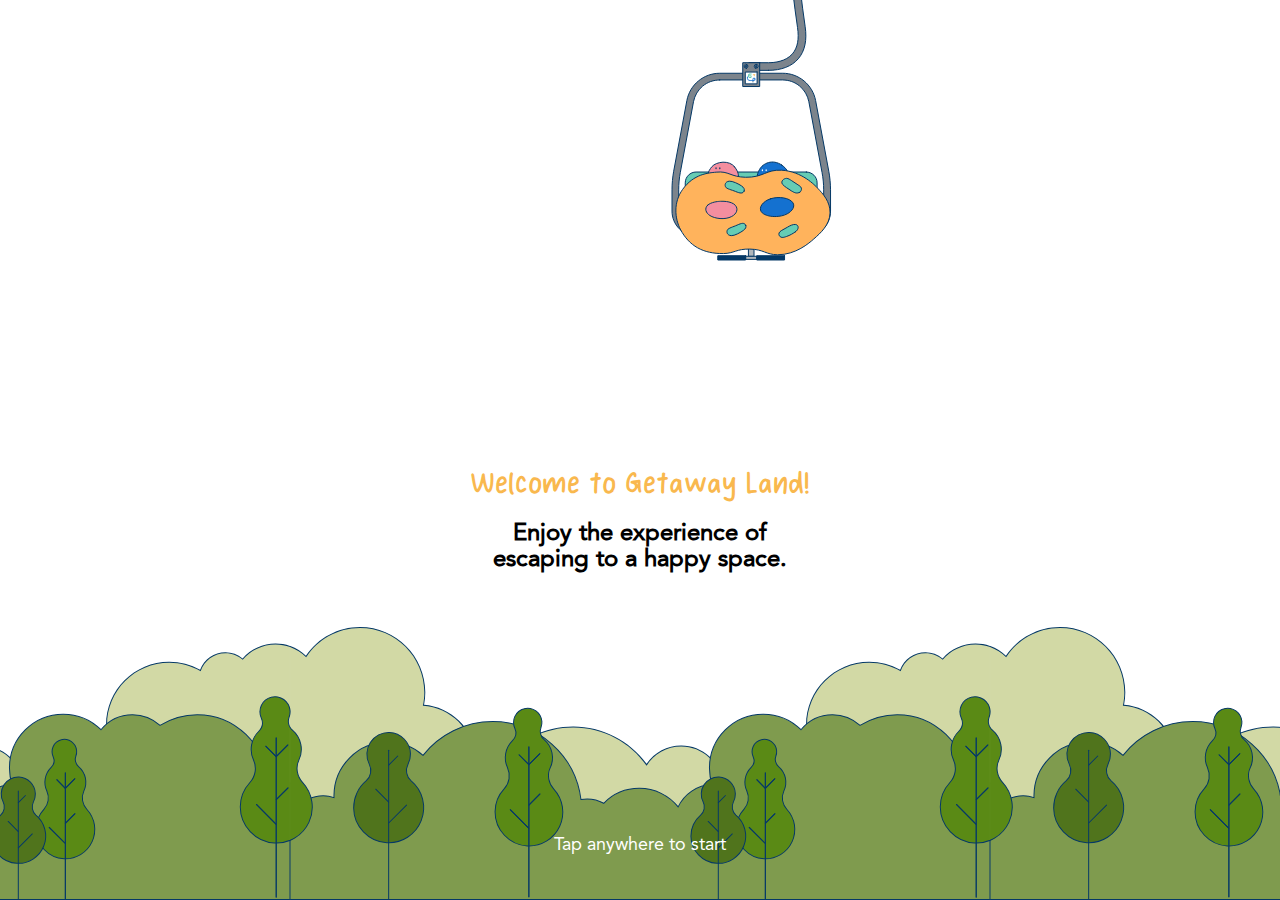
<file: landing.html>
<!DOCTYPE html>
<html lang="en">
  <head>
    <meta charset="UTF-8" />
    <meta http-equiv="X-UA-Compatible" content="IE=edge" />
    <meta name="viewport" content="width=device-width, initial-scale=1.0" />
    <title>Welcome to Getaway Land</title>
    <link rel="stylesheet" href="/css/styles.css" />
    <link rel="stylesheet" href="/css/landing-style.css" />
  </head>

  <body>
    <div>
      <div id="landing-text">
        <h2 class="step-h2">Welcome to Getaway Land!</h2>
        <h3>Enjoy the experience of escaping to a happy space.</h3>
      </div>
      <div id="landing-cta">
        <p class="p-white">Tap anywhere to start</p>
      </div>
    </div>
    <object id="chairlift" data="/svg/chairlift.svg" alt="chairlift"></object>
    <div class="landing-bg" onclick="goToHome()"></div>

    <script src="/script.js"></script>

  </body>
</html>
</file>
<file: css/styles.css>
* {
  margin: 0;
  padding: 0;
}

@font-face {
  font-family: "Hynings Handwriting V2";
  /* src: url(/font/HyningsHandwritingV2-Regular.ttf); */
  src: url(../font/HyningsHandwritingV2-Regular.ttf);
}

@font-face {
  font-family: "Avenir";
  src: url(../font/Avenir.otf);
}

.section {
  padding-top: 50px;
  padding-bottom: 50px;
  position: relative;
}

/*svg*/

#chairlift {
  position: absolute;
  left: 52.42%;
  top: -2%;
  z-index: 1;
  max-height: 40vh;
}

#home-svg {
  height: 120%;
  align-items: center;
  object-fit: cover;
}

#note1 {
  filter: drop-shadow(5, 5, 5);
}

/*font*/

.step-h2 {
  font-family: Hynings Handwriting V2;
  font-style: normal;
  font-weight: normal;
  /* font-size: 35px !important; */
  font-size: 2.2em !important;
  /* line-height: 41px; */
  line-height: 1.1em;
  text-align: center;
  color: #f9b84e;
  margin-bottom: 15px;
}

h1 {
  font-family: "Avenir";
  font-style: normal;
  font-weight: 800;
  /* font-size: 50px; */
  /* line-height: 41px; */
  font-size: 2.3em;
  text-align: center;
  color: #f48e9f;
}

h2 {
  font-family: "Avenir";
  font-style: normal;
  font-weight: 800;
  /* font-size: 28px !important; */
  /* line-height: 44px; */
  font-size: 1.75em;
  text-align: center;
  color: #043866;
}

h3 {
  font-family: Avenir;
  font-style: normal;
  font-weight: 800;
  font-size: 1.5em;
  line-height: 1.1em;
  /* font-size: 24px; */
  /* line-height: 25px; */
  text-align: center;
  color: black;
}

p {
  font-family: Avenir;
  font-style: normal;
  font-weight: normal;
  /* font-size: 18px; */
  font-size: 1.12em;
  text-align: center;
  margin: 0;
}

.p-white {
  color: white;
  text-align: center;
}

.tips-h1 {
  margin: 30px 0 10px 0;
  font-family: "Hynings Handwriting V2";
  font-style: normal;
  font-weight: 400;
  /* font-size: 40px; */
  font-size: 2.5em;
  /* line-height: 41px; */
  line-height: 1.2em;
  text-align: center;
  color: #1471d0;
}

/*section*/

.menu-handle-pair {
  display: flex;
  flex-direction: column;
  justify-content: space-between;
  align-items: flex-start;
  padding: 0px;
  margin-right: -1px;
  height: calc(100% - 16px);
}

#menu-handle {
  position: static;
  width: 30px;
  height: 8px;
  left: 0px;
  top: 0px;
  border: 1px solid #043866;
}

.green {
  background: #66ccb4;
}

.orange {
  background: #f9b84e;
}

/*nav*/

nav {
  display: flex;
  flex-direction: column;
  justify-content: space-between;
  width: 100vw;
  height: 20vh;
  margin: 0;
  position: fixed;
  top: 0;
  left: 0;
  z-index: 60;
}

.navbar {
  top: 0;
  padding-top: 5vh !important;
  padding-bottom: 5vh;
  background: linear-gradient(
    180deg,
    rgba(255, 255, 255, 0.8) 54.01%,
    rgba(255, 255, 255, 0) 100%
  );
}

.menu {
  display: flex;
  width: fit-content;
  height: fit-content;
  cursor: pointer;
}

.nav-icon {
  display: flex;
  flex-direction: row;
  justify-content: center;
  align-items: center;
  padding: 0px;
  /* cursor: pointer; */
}

.gp-nav-icon {
  position: absolute;
  margin-top: 5vh;
  box-sizing: border-box;
  width: fit-content;
  height: fit-content;
  cursor: pointer;
  left: 50%;
  transform: translateX(-50%);
  top: 0;
  display: flex;
}

#nav-gp-icon {
  /* width: 60px; */
  height: 55px;
  margin: auto;
}

li {
  list-style: none;
}

.menu-text {
  display: flex;
  flex-direction: column;
  justify-content: center;
  align-items: center;
  padding: 5px 15px;
  margin: 0;
  position: static;
  background: #1471d0;
  border: 1px solid #043866;
  box-sizing: border-box;
  font-family: Hynings Handwriting V2;
  font-style: normal;
  font-weight: normal;
  font-size: 1.6em;
  /* font-size: 26px; */
  text-align: center;
  color: white;
  text-decoration: none;
  cursor: pointer;
}

.menu-third {
  height: max-content;
  display: flex;
  flex-direction: column;
  justify-content: center;
  align-items: center;
  padding: 30px 30px 0 30px;
  position: static;
  background: #1471d0;
  border: 1px solid #043866;
  box-sizing: border-box;
  font-family: Hynings Handwriting V2;
  font-style: normal;
  font-weight: normal;
  /* font-size: 26px; */
  font-size: 1.6em;
  text-align: center;
  color: white;
  text-decoration: none;
}

.menu-link {
  font-family: Hynings Handwriting V2;
  font-style: normal;
  font-weight: normal;
  font-size: 26px;
  /* font-size: 1.6em; */
  text-align: center;
  color: white;
  text-decoration: none;
  padding: 0 0 30px 0;
  width: 220px;
  transition: 0.2s;
}

.menu-link:hover {
  color: #f9b84e;
}

.menu-frame {
  background: #66ccb4;
  border: 1px solid #043866;
  box-sizing: border-box;
  display: flex;
  justify-content: center;
  align-items: center;
  padding: 8px;
}

.menu-frame-orange {
  background: #f9b84e;
  border: 1px solid #043866;
  box-sizing: border-box;
  display: flex;
  justify-content: center;
  align-items: center;
  padding: 8px;
}

/*overlay menu*/

.menu-text a {
  width: 220px;
}

.overlay-menu-bg {
  background-color: rgba(0, 0, 0, 0.15);
  width: 100%;
  height: 100vh;
  position: absolute;
  display: flex;
  align-items: center;
  justify-content: flex-start;
  visibility: hidden;
  opacity: 0;
  transition: opacity 0.5s, visibility 0s;
}

.overlaybg-active {
  visibility: visible;
  opacity: 1;
}

.overlay-menu {
  align-items: left;
  display: flex;
  flex-direction: column;
  flex: auto;
  left: 0;
  top: 50%;
  width: fit-content;
  transform: translateX(-100%);
  transition: transform 0.3s ease-in;
}

.overlay-active {
  transform: translateX(0%);
}

.overlay-menu li {
  padding-bottom: 30px;
  display: flex;
}

.overlay-text {
  display: flex;
  flex-direction: row;
  justify-content: center;
  align-items: center;
  padding: 5px 15px;
  margin: 0;
  position: static;
  background: #1471d0;
  border: 1px solid #043866;
  box-sizing: border-box;
  font-family: Hynings Handwriting V2;
  font-style: normal;
  font-weight: normal;
  font-size: 26px;
  /* font-size: 1.6em; */
  text-align: center;
  color: white;
  text-decoration: none;
  width: 280px;
  cursor: pointer;
  transition: 0.2s;
}

.overlay-text:hover {
  color: #f9b84e;
}

.svg-h1 {
  margin: auto;
  height: 120px;
  display: block;
  margin-bottom: 40px;
}

@media screen and (max-width: 768px) {
  .svg-h1 {
    /* height: 5em; */
    height: auto;
    width: 85%;
  }
  h2 {
    font-size: 1.5em !important;
  }
  .svgheaders h2 {
    width: 80% !important;
    margin: auto;
    font-size: 1.3em !important;
  }
  .yellowbtn a {
    font-size: 1em !important;
  }
  .svgheaders {
    padding-bottom: 50px !important;
  }
}

.svgheaders {
  padding-bottom: 80px;
  align-items: center;
}

/* button */

button {
  cursor: pointer;
}

.yellowbtn {
  background: #f9b84e;
  border-radius: 5px;
  padding: 10px 20px;
  font-family: Avenir;
  font-style: normal;
  font-weight: normal;
  /* font-size: 18px; */
  font-size: 1.12em;
  text-align: center;
  margin: auto;
  border: none;
}

.yellowbtn:hover {
  transform: scale(1.05);
  transition: 0.3s;
}

.yellowbtn a {
  text-decoration: none;
  color: black;
  transition: 0.3s;
}

.yellowbtn a:hover {
  color: white;
}

.btncta {
  width: auto;
  text-align: center;
  margin-top: 30px;
}

.btncta:hover {
  transform: scale(1.05);
}

.underlined-btn,
a {
  font-family: Avenir;
  font-style: normal;
  font-weight: normal;
  /* font-size: 18px; */
  font-size: 1.12em;
  text-align: center;
  margin: 0;
  text-decoration: underline;
  background: none;
  border: none;
  color: black;
  transition: 0.2s;
}

.underlined-btn a:hover {
  color: #f9b84e;
}

/* social */

.socialshare {
  width: 100vw;
  padding: 150px 0;
  margin: auto;
  align-items: center;
  position: relative;
}

.socialshare .svgheaders {
  padding-bottom: 30px;
  margin: auto;
  align-items: center;
}

.socials {
  display: flex;
  flex-direction: row;
  justify-content: space-between;
  width: 400px;
  margin: auto;
  padding: 0;
}

.socialicon img {
  width: 55px;
}

.socialicon:hover {
  transform: scale(1.05);
}

/* footer */

.footer {
  width: 100%;
  /* padding: 100px 250px 30px 250px; */
  padding-top: 100px;
  padding-bottom: 20px;
  margin: auto;
  background: #1471d0;
  box-sizing: border-box;
}

.sitemap {
  display: flex;
  flex-direction: row;
  justify-content: space-between;
  margin: auto;
  width: 80%;
  max-width: 1000px;
  align-items: flex-start;
}

.footerlogos {
  display: flex;
  flex-direction: column;
  align-items: left;
}

.gp-footer {
  width: 150px;
  margin-bottom: 30px;
}

.escape-footer {
  width: 120px;
}

.links-group {
  display: flex;
  flex-direction: row;
  justify-content: space-between;
  align-items: flex-start;
}

.footer-links {
  display: flex;
  flex-direction: column;
  align-items: left;
  margin-left: 50px;
  padding: 0;
}

.active-footerlink {
  color: #f9b84e !important;
}

.footerlink {
  margin-bottom: 20px;
}

.footerlink a {
  font-family: Avenir;
  font-style: normal;
  font-weight: normal;
  /* font-size: 18px; */
  font-size: 1.12em;
  text-align: center;
  color: white;
  text-decoration: none;
}

.footerlink a:hover {
  color: #f9b84e;
}

/* footersocials */

.footersocial {
  width: 300px;
  margin: 30px auto;
  align-items: center;
}

.footersocial ul {
  display: flex;
  flex-direction: row;
  justify-content: space-between;
}

.footersocialicon img {
  width: 35px;
}

.disclaimer {
  /* font-size: 14px; */
  font-size: 0.88em;
  color: white;
}

@media screen and (max-width: 768px) {
  .gp-nav-icon {
    left: auto;
    right: 8%;
    transform: none;
  }
  .socialshare {
    padding: 100px 0px;
  }
  .socialshare .svgheaders {
    padding-top: 0px;
  }
  .socialshare .svg-h1 {
    margin-bottom: 0px;
  }
  .socials {
    width: 70vw !important;
  }
  .socials img {
    width: 40px !important;
  }
  .footer {
    padding-top: 80px;
  }
  .sitemap {
    flex-direction: column !important;
    align-items: center;
  }
  .footerlogos {
    flex-direction: row !important;
    align-items: flex-end !important;
    justify-content: space-between;
  }
  .escape-footer {
    width: 100px;
  }
  .gp-footer {
    margin-bottom: 0px !important;
    margin-right: 30px;
  }
  .links-group {
    flex-direction: column;
    align-items: center;
    margin-top: 50px;
  }
  .footer-links {
    margin-left: 0px;
    margin-bottom: 20px;
    text-align: center !important;
  }
  .footersocial ul {
    padding: 0px !important;
  }
  .disclaimer {
    width: 75vw;
    margin: auto;
  }
  .tips-h1 {
    font-size: 2em;
  }
}

@media screen and (max-width: 414px) {
  h3 {
    font-size: 1.3em !important;
  }
  p {
    font-size: 1em;
  }
}
</file>
<file: css/landing-style.css>
body {
  margin: 0;
  padding: 0;
  width: 100%;
  height: 100%;
}

a {
  margin: 0%;
  padding: 0;
  text-decoration: none;
  display: flex;
  width: 100vw;
  height: 100vh;
}

.landing-bg {
  height: 100vh;
  min-width: 100%;
  position: absolute;
  top: 0;
  z-index: -100;
  background-image: url(../svg/landing-svg.svg);
  background-position: bottom;
  background-size: 700px;
  background-attachment: fixed;
  background-repeat: repeat-x;
}

#landing-text {
  position: absolute;
  top: 60%;
  left: 50%;
  transform: translate(-50%, -70%);
  max-width: 350px;
  align-items: center;
}

#landing-cta {
  position: absolute;
  bottom: 5%;
  left: 50%;
  transform: translate(-50%, -5%);
  max-width: 350px;
  align-items: center;
}

@media screen and (max-width: 768px) {
  #chairlift {
    height: 30vh;
  }
  #landing-text {
    width: 75vw;
    top: 38% !important;
    transform: translate(-50%, 0) !important;
  }
  #landing-text h2 {
    width: 60vw;
    margin-left: auto;
    margin-right: auto;
  }
}
</file>
<file: css/escape-style.css>
body {
  margin: 0;
  padding: 0;
  /* box-sizing: border-box; */
  scroll-behavior: smooth;
  overflow: hidden;
}

.escape-body {
  margin: 0;
  padding: 0;
  /* height: 100%; */
  height: 100vh;
  position: relative;
  overflow-x: scroll;
  /* pointer-events: none; */
  /* overflow-y: hidden; */
  /* transform: rotate(-90deg); */
  /* transform-origin: right top; */
}

.escape-content {
  /* transform: rotate(90deg); */
  /* transform-origin: right top; */
  overflow-y: hidden;
  overflow-x: scroll;
  white-space: nowrap;
}

/* scroll alert */

.scroll-alert {
  background: #f48e9f;
  border: 1px solid #000000;
  box-sizing: border-box;
  border-radius: 70px;
  width: fit-content;
  position: fixed;
  top: 20vh;
  right: 5%;
  animation-name: fadeout;
  animation-duration: 1s;
  animation-delay: 5s;
  animation-fill-mode: forwards;
  z-index: 110;
  overflow: hidden;
}

@keyframes fadeout {
  from {
    opacity: 1;
  }
  to {
    opacity: 0;
  }
}

.scroll-alert p {
  padding: 10px 30px;
}

/* noticeboard */

.noticeboard {
  display: flex;
  flex-direction: column;
  align-items: center;
  justify-content: flex-start;
  max-width: 400px;
  height: fit-content;
  /* box-sizing: border-box; */
  bottom: 0px;
  top: auto;
  right: 50px;
  position: absolute;
  z-index: 110;
}

.noticeboard-frame {
  /* display: flex; */
  /* align-items: center; */
  /* justify-content: center; */
  padding: 15px;
  background: #66ccb4;
  border: 1px solid #043866;
}

.noticeboard-blue {
  /* display: flex; */
  /* align-items: center; */
  /* justify-content: center; */
  padding: 15px;
  background: #1471d0;
  border: 1px solid #043866;
  background-image: url(/svg/noticeboard-lines.svg);
  background-position: center;
  background-size: cover;
  background-repeat: none;
}

.noticeboard-white {
  background: white;
  border: 1px solid #043866;
  border-radius: 10px;
  padding: 40px;
  display: flex;
  flex-direction: column;
  align-items: center;
  justify-content: center;
  white-space: normal;
}

.noticeboard-white h2 {
  color: #f48e9f;
  margin-bottom: 15px;
}

.noticeboard-white h3 {
  margin-bottom: 15px;
}

#howtojoin-btn {
  margin-top: 30px;
  margin-bottom: 10px;
}

#submit-btn {
  margin-top: 10px;
}

.noticeboard-legs {
  display: flex;
  flex-direction: row;
  align-items: flex-start;
  justify-content: space-between;
  height: 100px;
  width: calc(100% - 30px);
  margin-top: -1px;
}

.noticeboard-leg {
  background: #66ccb4;
  border: 1px solid #043866;
  height: 100px;
  width: 15px;
}

.noticeboard-white .yellowbtn {
  margin: 20px auto 10px auto;
}

.noticeboard-white .underlined-btn {
  margin-top: 10px;
}

/* svg bg */

.bg-wrap {
  position: relative;
  width: max-content;
  /* z-index: -100; */
  /* pointer-events: none; */
}

.escape-svg-bg {
  position: relative;
  height: 100%;
  width: max-content;
  /* z-index: -100; */
  margin: 0;
  padding: 0;
}

.escape-svg-bg svg {
  height: 100%;
  flex: 1;
  /* pointer-events: none; */
}

/* ::-webkit-scrollbar {
  display: none;
} */

/* elements interactions */

#escape-svg #pole,
#longest-float,
#chairlift,
#tubbies,
#wave-ball,
#racer-1,
#racer-2,
#racer-3,
#racer-4 {
  cursor: pointer;
  display: block;
}

/* pole */

.pole-clicked {
  animation-name: pole-clicked;
  animation-duration: 0.3s;
  animation-iteration-count: 1;
  animation-timing-function: ease-out;
  animation-fill-mode: forwards;
}

@keyframes pole-clicked {
  from {
    transform: translate(0px, 0px);
  }
  to {
    transform: translate(0px, 100px);
  }
}

/* slides */

.longestfloat-clicked {
  animation-name: longestfloat-clicked;
  animation-duration: 1s;
  animation-iteration-count: 1;
  animation-timing-function: ease-in;
  animation-fill-mode: forwards;
}

@keyframes longestfloat-clicked {
  from {
    transform: translate(0px, 0px) rotateZ(0deg);
  }
  to {
    transform: translate(170px, 340px) rotateZ(30deg);
  }
}

/* chairlift */

g #chairlift {
  cursor: pointer;
}

.chairlift-clicked {
  animation-name: chairlift-clicked;
  animation-duration: 1s;
  animation-iteration-count: 1;
  animation-timing-function: ease-in-out;
  animation-fill-mode: forwards;
}

@keyframes chairlift-clicked {
  from {
    transform: translate(0 0);
  }
  to {
    transform: translate(680px -100px);
  }
}

/* tubbies */

.tubbies-clicked {
  animation-name: tubbies-clicked;
  animation-duration: 1.5s;
  animation-iteration-count: 1;
  animation-timing-function: ease-in;
  animation-fill-mode: forwards;
}

@keyframes tubbies-clicked {
  from {
    transform: translate(0px 0px);
  }
  to {
    transform: translate(-830px 1030px);
  }
}

/* waveball */

.waveball-clicked {
  animation-name: waveball-clicked;
  animation-duration: 1s;
  animation-iteration-count: 1;
  animation-timing-function: ease-in;
  animation-fill-mode: forwards;
}

@keyframes waveball-clicked {
  from {
    transform: translateX(0px);
  }
  to {
    transform: translateX(765px);
  }
}

/* racer1 */

.racer1-clicked {
  animation-name: racer1-clicked;
  animation-duration: 3s;
  animation-iteration-count: 1;
  animation-timing-function: linear;
  animation-fill-mode: forwards;
}

@keyframes racer1-clicked {
  0% {
    transform: translate(0px 0px 0deg);
    transform: rotateZ(0deg);
  }
  50% {
    transform: translate(575px 680px);
    transform: rotateZ(13.5deg);
  }
  70% {
    transform: translate(200px 224px);
    transform: rotateZ(13.5deg);
  }
  85% {
    transform: translate(367px 190px);
    transform: rotateZ(33.5deg);
  }
  100% {
    transform: translate(550px 0px);
    transform: rotateZ(0deg);
  }
}

/* racer2 */

.racer2-clicked {
  animation-name: racer2-clicked;
  animation-duration: 3s;
  animation-iteration-count: 1;
  animation-timing-function: linear;
  animation-fill-mode: forwards;
}

@keyframes racer2-clicked {
  from {
    transform: translate(0px 0px 0deg);
  }
  to {
    transform: translate(575px 680px 0deg);
  }
  to {
    transform: translate(163px 175px 16.5deg);
  }
  to {
    transform: translate(455px 140px 29.2deg);
  }
  to {
    transform: translate(530px 0px 0deg);
  }
}

/* racer3 */

.racer3-clicked {
  animation-name: racer3-clicked;
  animation-duration: 3s;
  animation-iteration-count: 1;
  animation-timing-function: linear;
  animation-fill-mode: forwards;
}

@keyframes racer3-clicked {
  from {
    transform: translate(0px 0px 0deg);
  }
  to {
    transform: translate(575px 680px 0deg);
  }
  to {
    transform: translate(186px 210px 12.5deg);
  }
  to {
    transform: translate(256px 203px 33.3deg);
  }
  to {
    transform: translate(516px 0px 0deg);
  }
}

/* racer4 */

.racer4-clicked {
  animation-name: racer4-clicked;
  animation-duration: 3s;
  animation-iteration-count: 1;
  animation-timing-function: linear;
  animation-fill-mode: forwards;
}

@keyframes racer4-clicked {
  from {
    transform: translate(0px 0px 0deg);
  }
  to {
    transform: translate(575px 680px 0deg);
  }
  to {
    transform: translate(170px 190px 8.5deg);
  }
  to {
    transform: translate(105px 108px 11.8deg);
  }
  to {
    transform: translate(492px 124px 26.7deg);
  }
}

@media screen and (max-width: 768px) {
  .scroll-alert {
    top: 15vh;
    left: 50%;
    transform: translateX(-50%);
  }

  .noticeboard {
    max-width: 95vw !important;
    right: 3vw !important;
  }
}
</file>
<file: css/modal-style.css>
.section-modal {
  position: fixed;
  z-index: 100 !important;
  width: 100%;
  height: 100vh;
  margin: 0;
  padding: 0;
  background-color: rgba(0,0,0,0.15);
  visibility: hidden;
  opacity: 0;
  display: flex;
  align-items: center;
  justify-content: center;
}

.modal {
  background: url(../svg/modal-bg.svg);
  background-repeat: no-repeat;
  background-size: contain;
  background-position: bottom;
}

.modal { 
  position: relative;
  /* margin-left: auto;
  margin-right: auto; */
  margin: auto;
  /* top: 50%;
  transform: translateY(-50%); */
  background-color: white;
  box-sizing: border-box;
  border: 1px solid #043866;
  border-radius: 10px;
  align-items: center;
  width: 380px;
  height: fit-content;
  padding: 50px 40px 200px 40px;
  filter: drop-shadow(6px 4px 15px rgba(0,0,0,0.3));
}

@media screen and (max-width:768px) {
  .section-modal {
    padding: 5%;
    width: auto;
  }
  .modal {
    width: 100%;
    height: 90%;
    margin-top: 0 !important;
  }
  .escape-body .modal {
    height: fit-content;
    margin: auto !important;
  }
}

.bg-active {
  visibility: visible;
  opacity: 1;
}

.step-h1 {
  margin-bottom: 20px;
  font-family: "Hynings Handwriting V2";
  font-style: normal;
  font-weight: 400;
  font-size: 2.2em !important;
  line-height: 1.1em;
  /* font-size: 35px;
  line-height: 41px; */
  text-align: center;
  color: #1471d0;
}

#closebtn {
  position: absolute;
  display: flex;
  top: 15px;
  right: 15px;
  width: 20px;
  height: 20px;
  cursor: pointer;
  text-align: center;
}

#closebtn:hover {
  transform: scale(1.1);
}

.closebtn {
  position: absolute;
  display: flex;
  top: 15px;
  right: 15px;
  width: 20px;
  height: 20px;
  cursor: pointer;
  text-align: center;
}

.closebtn:hover {
  transform: scale(1.1);
}

.modal-content p {
  margin-bottom: 15px;
}

.modal-svg {
  display: block;
  margin: auto;
  /* height: fit-content; */
  /* width: fit-content; */
}


/* about modal */

#modal-about {
  /* display: none; */
  margin: auto;
}

#modal-pole {
  height: 20%;
  position: absolute;
  top: auto;
  bottom: 0;
  left: 50%;
  transform: translateX(-50%);
}

/* escape modal */

.escape-body .modal-svg {
  height: 260px;
  position: absolute;
  top: auto;
  bottom: -10%;
  left: 50%;
  transform: translateX(-50%);
}
</file>
<file: css/hotspot-style.css>
.section-home-hotspots {
  position: absolute;
  top: 0;
  right: 0;
  bottom: 0;
  left: 0;
  max-width: 1000px;
  margin: auto;
  z-index: 50;
  pointer-events: none;
}

.hotspot {
  position: absolute;
  top: 0;
  right: 0;
  bottom: 0;
  left: 0;
  margin: 0;
  padding: 0;
  display: flex;
  flex-direction: column;
  justify-content: center;
  align-items: center;
  width: 250px;
  height: fit-content;
}

.hotspot-hover {
  z-index: 10;
  margin: auto;
  margin-top: -24px;
  background-color: white;
  box-sizing: border-box;
  border: 1px solid #043866;
  border-radius: 10px;
  align-items: center;
  width: 250px;
  padding: 30px 40px 20px 40px;
  filter: drop-shadow(6px 4px 5px rgba(0, 0, 0, 0.15));
  display: none;
}

.hotspot-hover h2 {
  margin-bottom: 10px;
  font-family: Avenir;
  font-style: normal;
  font-weight: 800;
  font-size: 1.5em !important;
  /* font-size: 24px !important; */
  line-height: 30px;
  text-align: center;
  color: #1471d0;
}

.hotspot-hover p {
  margin: 0;
}

.hotspot-trigger {
  background: rgba(249, 212, 58, 0.5);
  padding: 10px;
  border-radius: 50%;
  border: 1.5px solid #043866;
  z-index: 20;
  cursor: pointer;
  animation-name: hotspot-pulse;
  animation-duration: 1s;
  animation-timing-function: ease;
  animation-iteration-count: infinite;
  animation-direction: alternate-reverse;
}

@keyframes hotspot-pulse {
  from {
    background: rgba(249, 212, 58, 0.5);
  }
  to {
    background: rgba(249, 212, 58, 0);
    transform: scale(1.1);
  }
}

.hotspot-trigger-center {
  background-color: #f9b84e;
  width: 25px;
  height: 25px;
  border-radius: 50%;
  border: 1.5px solid #043866;
  box-sizing: border-box;
}

.hotspot-trigger:hover + .hotspot-hover {
  display: block;
}

/* home hotspots */

/* escape here button */

#escape-button {
  z-index: 0;
  left: 30%;
  top: 30%;
  width: fit-content;
  height: fit-content;
  cursor: pointer;
  transition: 0.2s;
}

@media screen and (max-width: 768px) {
  #escape-button {
    top: 29%;
    left: 7%;
  }
  #hotspot-about {
    left: 23% !important;
  }
  #hotspot-hpn {
    left: -15% !important;
  }
  #escape-button p {
    font-size: 1.3em !important;
  }
  .hotspot-trigger {
    padding: 8px;
  }
  .hotspot-trigger-center {
    width: 20px;
    height: 20px;
  }
}

#escape-button:hover {
  transform: scale(1.05);
}

#escape-arrow {
  height: 24px;
  margin: 0 10px;
}

#escape-button a {
  text-decoration: none;
  display: flex;
  flex-direction: row;
  align-items: center;
}

#escape-button p {
  font-family: "Hynings Handwriting V2";
  font-style: normal;
  font-weight: 400;
  font-size: 1.62em;
  line-height: 1.5em;
  /* font-size: 26px;
  line-height: 24px; */
  color: #f48e9f;
  text-decoration: none;
  cursor: pointer;
  transition: 0.2s;
}

#escape-button p:hover {
  color: black;
}

/* about hotspot */

#hotspot-about {
  top: 45%;
  left: 40%;
  height: fit-content;
  width: 250px;
}

/* hpn hotspot */

#hotspot-hpn {
  top: 60%;
  left: 19%;
  height: fit-content;
  width: 250px;
}

/* #hover-hpn {
  margin-top: -24px;
} */

/* escape hotspot */

.section-escape-hotspots {
  /* display: none; */
  z-index: 50;
  position: absolute;
  top: 0;
  right: 0;
  bottom: 0;
  left: 0;
  width: 100%;
  height: 100vh;
}

/* go home */

#go-home-button {
  top: 450px;
  left: 135px;
  width: fit-content;
  transition: 0.2s;
}

#go-home-button:hover {
  transform: scale(1.05);
}

#go-home-button a {
  text-decoration: none;
  display: flex;
  flex-direction: row;
  align-items: center;
}

#go-home-button p {
  font-family: "Hynings Handwriting V2";
  font-style: normal;
  font-weight: 400;
  font-size: 1.62em;
  line-height: 15em;
  /* font-size: 26px;
  line-height: 24px; */
  color: #043866;
  text-decoration: none;
  cursor: pointer;
}

#go-home-button p:hover {
  color: #f9b84e;
}

/* thelongest */

#hotspot-thelongest {
  top: 660px;
  left: 385px;
}

#hotspot-chairlift {
  top: 470px;
  left: 670px;
}

#hotspot-tubbyracer {
  top: 320px;
  left: 2120px;
}

#hotspot-waveball {
  top: 785px;
  left: 2485px;
}

#hotspot-speedracer {
  top: 170px;
  left: 3000px;
}

#hotspot-lazyriver {
  top: 330px;
  left: 3620px;
}
</file>
<file: css/happening-styles.css>
body {
  margin: 0;
  padding: 0;
  height: 100%;
  box-sizing: border-box;
}

.hero {
  display: flex;
  flex-direction: row;
  align-items: center;
  justify-content: center;
  width: 90%;
  /* height: 80vh; */
  height: fit-content;
  margin: auto;
  padding: 200px 0;
}

.hero-img {
  width: 350px;
  height: 350px;
  position: relative;
}

.period {
  display: flex;
  flex-direction: column;
  align-items: center;
  justify-content: center;
  top: 0;
  right: 0;
  width: fit-content;
  position: absolute;
}

.period h3,
p {
  z-index: 1;
  color: black;
}

.period-circle {
  position: absolute;
  width: 140px;
}

.hero-text {
  display: flex;
  flex-direction: column;
  align-items: center;
  justify-content: space-between;
  margin: 80px;
  height: 140px;
}

.hero-text h1 {
  margin-bottom: 30px;
}

.hero-text h2 {
  margin-bottom: 25px;
}

.cta {
  padding: 8px 20px;
  border: 2px solid #1471d0;
  border-radius: 5px;
  margin-top: 20px;
  color: #1471d0;
  width: fit-content;
}

/* event-deets */

.happening-deets {
  width: 100%;
  height: 70vh;
  display: flex;
  align-items: center;
  justify-content: center;
  margin: auto;
  background: url(../svg/bushesbg/lightbush1.svg);
  background-repeat: repeat-x;
  background-position-x: center;
  /* background-position-y: -15px; */
  background-position-y: top;
  background-size: 1000px;
}

.deet-content {
  display: flex;
  flex-direction: row-reverse;
  align-items: center;
  justify-content: center;
}

.happening-img {
  /* margin-bottom: 80px; */
  width: 300px;
}

.info {
  margin: 0 100px;
}

.deets-text {
  display: flex;
  flex-direction: column;
  align-items: center;
  justify-content: center;
  width: 50%;
}

.deet-group {
  display: flex;
  flex-direction: column;
  align-items: center;
  padding: 15px 0;
  width: 300px;
}

.deet-group h3 {
  margin-bottom: 10px;
}

h3 {
  color: #005daa;
}

.deet-note h3 {
  font-size: 21px;
}

.deet-note p {
  font-size: 14px;
}

/* exp zone */

.exp-zone {
  width: 90%;
  padding-top: 80px;
  padding-bottom: 80px;
  margin-left: auto;
  margin-right: auto;
  align-items: center;
}

.exp-info-container {
  margin: auto;
  width: 800px;
  height: auto;
  position: relative;
}

.gp-map {
  margin-right: 0;
  margin-left: auto;
  z-index: 10;
  width: 100px;
  display: block;
}

.exp-container {
  background: #c5e5ff;
  border-radius: 10px;
  border: 2px solid #043866;
  width: 700px;
  height: 280px;
  top: -35px;
  z-index: -10;
  margin: auto;
  overflow: hidden;
  position: relative;
}

.exp-text {
  display: flex;
  flex-direction: column;
  box-sizing: border-box;
  width: 300px;
  align-items: left;
  margin: 50px 50px;
}

.exp-text h3,
ul {
  padding-bottom: 20px;
  text-align: left;
}

.exp-text h3 {
  color: #1471d0;
  text-align: left;
}

.exp-text ul p {
  font-weight: bold;
}

.exp-text p {
  text-align: left;
  width: 250px;
}

.exp-zone-img {
  background-size: cover;
  top: 0;
  right: -30%;
  position: absolute;
}

/* geckocontest */

.geckocontest {
  width: 100%;
  padding-top: 80px;
  padding-bottom: 80px;
  margin-left: auto;
  margin-right: auto;
  align-items: center;
  position: relative;
}

.geckodeets .info {
  margin: 30px 0;
}

.geckodeets {
  display: flex;
  flex-direction: column;
  align-items: center;
  width: 500px;
  margin: 0 80px;
}

.happening-info {
  display: flex;
  flex-direction: row;
  align-items: center;
  justify-content: center;
  height: auto;
  width: 100%;
  /* margin: 80px auto; */
  padding: 80px 0 50px 0;
  background: url(../svg/bushesbg/lightbush3.svg);
  background-repeat: repeat-x;
  background-size: 1020px;
  background-position-x: 60%;
  background-position-y: bottom;
}

.geckowheels {
  width: 350px;
  height: auto;
}

/* spinsection */

.spinsection {
  width: 100%;
  padding-top: 80px;
  padding-bottom: 80px;
  margin-left: auto;
  margin-right: auto;
  align-items: center;
  position: relative;
}

.spin-info {
  width: 100%;
  /* margin: 80px auto; */
  background: url(.);
}

.spinheader {
  width: 700px;
  margin: auto;
  display: flex;
  flex-direction: row;
  align-items: center;
  justify-content: space-between;
}

.spinningwheel {
  width: 300px;
}

.spinprizes {
  display: flex;
  flex-direction: column;
  align-items: center;
  justify-content: center;
  margin: 200px auto 100px auto;
  width: 100%;
  position: relative;
}

.prize1,
.prize2 {
  display: flex;
  flex-direction: row;
  width: 700px;
  align-items: center;
  justify-content: space-between;
  margin: 40px 0;
}

.spinprizes .prize1 h3 {
  color: black;
}

.spinprizes .prize2 h3 {
  color: white;
}

.spinprizes .prize2 p {
  color: white;
}

.spinprizes-bg {
  position: absolute;
  top: -250px;
  height: calc(100% + 250px);
  width: 100%;
  z-index: -50;
  pointer-events: none;
  overflow: hidden;
}

.prize-bg {
  width: 100%;
  height: 100%;
  position: absolute;
}

.prize-bg:nth-child(1) {
  background: url(../svg/bushesbg/lightbush1.svg);
  background-position-x: center;
  background-size: 1000px;
  top: 0;
  z-index: 1;
}

.prize-bg:nth-child(2) {
  background: url(../svg/bushesbg/darkbush1.svg);
  background-position-x: 55%;
  background-size: 1000px;
  top: 320px;
  z-index: 2;
}


.prize-bg:nth-child(3) {
  background: url(../svg/bushesbg/lightbush2.svg);
  background-position-x: center;
  background-size: 1000px;
  top: 620px;
  z-index: 3;
}


.prize-bg:nth-child(4) {
  background: url(../svg/bushesbg/darkbush2.svg);
  background-position-x: 45%;
  background-size: 1000px;
  top: 1010px;
  z-index: 4;
}

/* .prize2 p{
  color: white;
} */

.bold-p {
  font-weight: bold;
  margin-bottom: 5px;
}

.prizeimg {
  width: 280px;
}

#prize-tickets {
  width: 220px;
}

.prize-deet {
  box-sizing: border-box;
  width: 430px;
}

.prize-deet h3 {
  margin-bottom: 20px;
}

/* runnerup */

.runnerup {
  width: 90%;
  padding-top: 80px;
  padding-bottom: 80px;
  margin-left: auto;
  margin-right: auto;
  align-items: center;
  position: relative;
}

.runnerup-prizes {
  width: fit-content;
  padding: 50px 0;
  margin-left: auto;
  margin-right: auto;
  align-items: center;
  position: relative;
  display: flex;
  flex-direction: row;
}

.runnerup-prizes .prize1 {
  display: flex;
  flex-direction: column;
  width: 350px;
  align-items: center;
  margin: 0;
  padding: 30px 0;
  background: #c5e5ff;
  border-radius: 10px;
  border: 2px solid #043866;
}

.runnerup-prizes .prize2 {
  display: flex;
  flex-direction: column;
  width: 350px;
  align-items: center;
  margin: 0;
  padding: 30px 0;
  background: #c5e5ff;
  border-radius: 10px;
  border: 2px solid #043866;
}

.runnerup-prizes h2 {
  padding: 0 50px;
}

.runnerup-prizes .prizeimg {
  margin-bottom: 20px;
}

.runnerup-prizes .prize-deet {
  width: 250px;
}

/* hpn-steps */

.hpn-steps {
  width: 90%;
  padding-top: 80px;
  padding-bottom: 80px;
  margin-left: auto;
  margin-right: auto;
  align-items: center;
  position: relative;
}

.stepsboards {
  display: flex;
  flex-direction: row;
  align-items: center;
  justify-content: space-between;
  width: fit-content;
  height: 422px;
  position: relative;
  margin-left: auto;
  margin-right: auto;
}

.board1frame {
  background: #66ccb4;
  border: 1px solid #043866;
  box-sizing: border-box;
  display: flex;
  padding: 20px;
  margin: 0;
  width: fit-content;
}

.board1 {
  background: url(../svg/boardbg.svg);
  background-size: cover;
  background-repeat: none;
  width: 300px;
  height: 380px;
  align-items: center;
  box-sizing: border-box;
  padding: 30px;
  position: relative;
}

.stepicon {
  position: absolute;
  margin: auto;
  width: 100px;
  left: 50%;
  transform: translateX(-50%);
  padding: 30px 0;
}

.step-h1 {
  margin: 210px 0 10px 0;
  font-family: "Hynings Handwriting V2";
  font-style: normal;
  font-weight: 400;
  font-size: 35px;
  line-height: 41px;
  text-align: center;
}

.steps-handle-pair {
  display: flex;
  flex-direction: column;
  justify-content: space-between;
  height: calc(100% - 40px);
}

#steps-handle {
  position: static;
  width: 40px;
  height: 20px;
  left: 0px;
  top: 0px;
  border: 1px solid #043866;
  background: #005daa;
}

/* calendar */

.hpn-cal {
  width: 100%;
  height: 90vh;
  padding-top: 80px;
  padding-bottom: 80px;
  margin-left: auto;
  margin-right: auto;
  align-items: center;
  position: relative;
  display: flex;
  flex-direction: column;
}

.yellowbtn {
  margin: 0 auto;
}


.hpn-cal-svg-wrap {
  height: 100%;
  width: 100%;
  z-index: 1;
  position: absolute;
  top: 0;
  left: 50%;
  transform: translateX(-50%);
  background: url(../svg/hpn-cal-svg.svg);
  background-position: center;
  background-size: cover;
  background-repeat: no-repeat;
  pointer-events: none;
}
/* sub */

.sub {
  width: 100%;
  padding: 80px 100px;
  margin: 150px auto;
  align-items: center;
  position: relative;
  display: flex;
  flex-direction: column;
  background: #005daa;
  /* border: 1px solid #043866; */
  box-sizing: border-box;
  border-radius: 5px;
}

.sub h2 {
  color: white;
}

.sub .placeholder {
  margin-bottom: 20px;
  width: 400px;
  border-radius: 5px;
  padding: 10px 20px;
  font-family: Avenir;
  font-style: normal;
  font-weight: normal;
  font-size: 18px;
  color: #005daa;
}

@media screen and (max-width:768px) {
  .section {
    margin-left: auto;
    margin-right: auto;
  }
  .hero {
    flex-direction: column;
    padding-bottom: 80px !important;
  }
  .hero-img {
    width: fit-content;
    height: fit-content;
    margin: auto;
  }
  .hero-img img{
    width: 80vw;
  }
  .period {
    margin-right: 5vw !important;
  }
  #hero-img-div {
    width: fit-content;
    margin: 0px;
  }
  .hero-text{
    height: fit-content;
    width: 80%;
    margin: 30px auto;
  }
  .hero-text h1 {
    margin-bottom: 15px;
  }
  .hero-text h2 {
    width: 70vw;
  }
  .happening-deets{
    height: fit-content;
    background-position: 4% 80%;
  }
  .deet-content{
    width: 390px;
    flex-direction: column;
  }
  .deet-content img {
    margin: auto auto 30px auto;
    width: 80vw;
  }
  .deets-text{
    width: 70%;
    box-sizing: border-box;
    margin: auto;
  }
  .exp-info-container{
    width: 100%;
    margin: auto;
  }
  .exp-container{
    width: 100%;
    height: fit-content;
  }
  .exp-zone{
    width: 90vw;
    margin: auto;
  }
  .exp-zone-img{
    top: 40%;
    right: -60%;
  }
  .exp-text{
    margin: 50px 50px 250px 50px;
    width: 70%;
  }
  .gp-map {
    margin-right: 2vw;
  }
  .happening-info{
    flex-direction: column;
    padding-top: 0px !important;
    background-size: 1000px;
    background-position: 20% 120%;
  }
  .geckowheels{
    width: 80vw;
  }
  .spinheader{
    width: 80vw;
    flex-direction: column;
  }
  .spinningwheel{
    margin-bottom: 30px;
  }
  .spinprizes{
    margin: 100px auto 50px auto;
  }
  .prize1, .prize2 {
    flex-direction: column;
    margin: 20px 0;
    width: 90vw;
  }
  .prizeimg {
    width: 220px;
    margin-bottom: 20px;
  }
  .prize-deet {
    width: 100%;
  }
  .prize-bg:nth-child(1) {
    background-position-x: 6%;
    top: -5px;
    background-size: 1150px;
  }
  .prize-bg:nth-child(2) {
    background-position-x: 40%;
    top: 380px;
    background-size: 1150px;
  }
  .prize-bg:nth-child(3) {
    background-position-x: 35%;
    top: 700px;
    background-size: 1150px;
  }
  .prize-bg:nth-child(4) {
    top: 1090px;
    background-position-x: 35%;
    background-size: 1150px;
  }
  .runnerup{
    width: 100%;
    margin: 50px 0px;
  }
  .runnerup-prizes {
    flex-direction: column;
  }
  .runnerup-prizes .prize1{
    width: fit-content;
    padding: 30px;
  }
  .runnerup-prizes .prize2{
    width: fit-content;
    padding: 30px;
  }
  .runnerup-prizes h2{
    padding: 30px;
  }
  .stepsboards {
    flex-direction: column;
    height: fit-content;
  }
  .steps-handle-pair {
    flex-direction: row;
    width: calc(100% - 40px);
  }
  #steps-handle {
    height: 40px;
    width: 20px;
  }
  .hpn-cal-svg-wrap{
    height: 500px;
    background-size: 130%;
    background-position: 70% 100%;
  }
  .hpn-cal{
    height: 50vh;
  }
  .sub {
    width: 80%;
    margin-left: auto;
    margin-right: auto;
    padding: 50px 30px;
  }
  .sub .placeholder {
    width: 80%;
    text-align: center;
  }
}
</file>
<file: css/home-style.css>
body {
    margin: 0;
    padding: 0;
    height: 100%;
    box-sizing: border-box;
    overflow: hidden;
}

/* home bg */

.home-bg {
    height: 100vh;
    width: 100vw;
}

.bg-svg {
    height: 100vh;
    min-width: 100%;
    position: absolute;
    top: 0;
    z-index: -100;
    background-image: url(../svg/home.svg);
    background-position: center;
    background-repeat: no-repeat;
    background-size: cover;
    background-attachment:fixed;
}

.home-bg svg {
    display: block;
    height: 150%;
    min-width: 100vw;
    position: absolute;
    left: 50%;
    top: 50%;
    transform: translate(-50%, -50%);
}

#note3 {
    transition: 0.3s;
}

#note3:hover {
    transform: rotateZ(0.5deg);
    transform-origin: center;
    transform-box: border-box;
    /* transform-origin: top left; */
}
</file>
